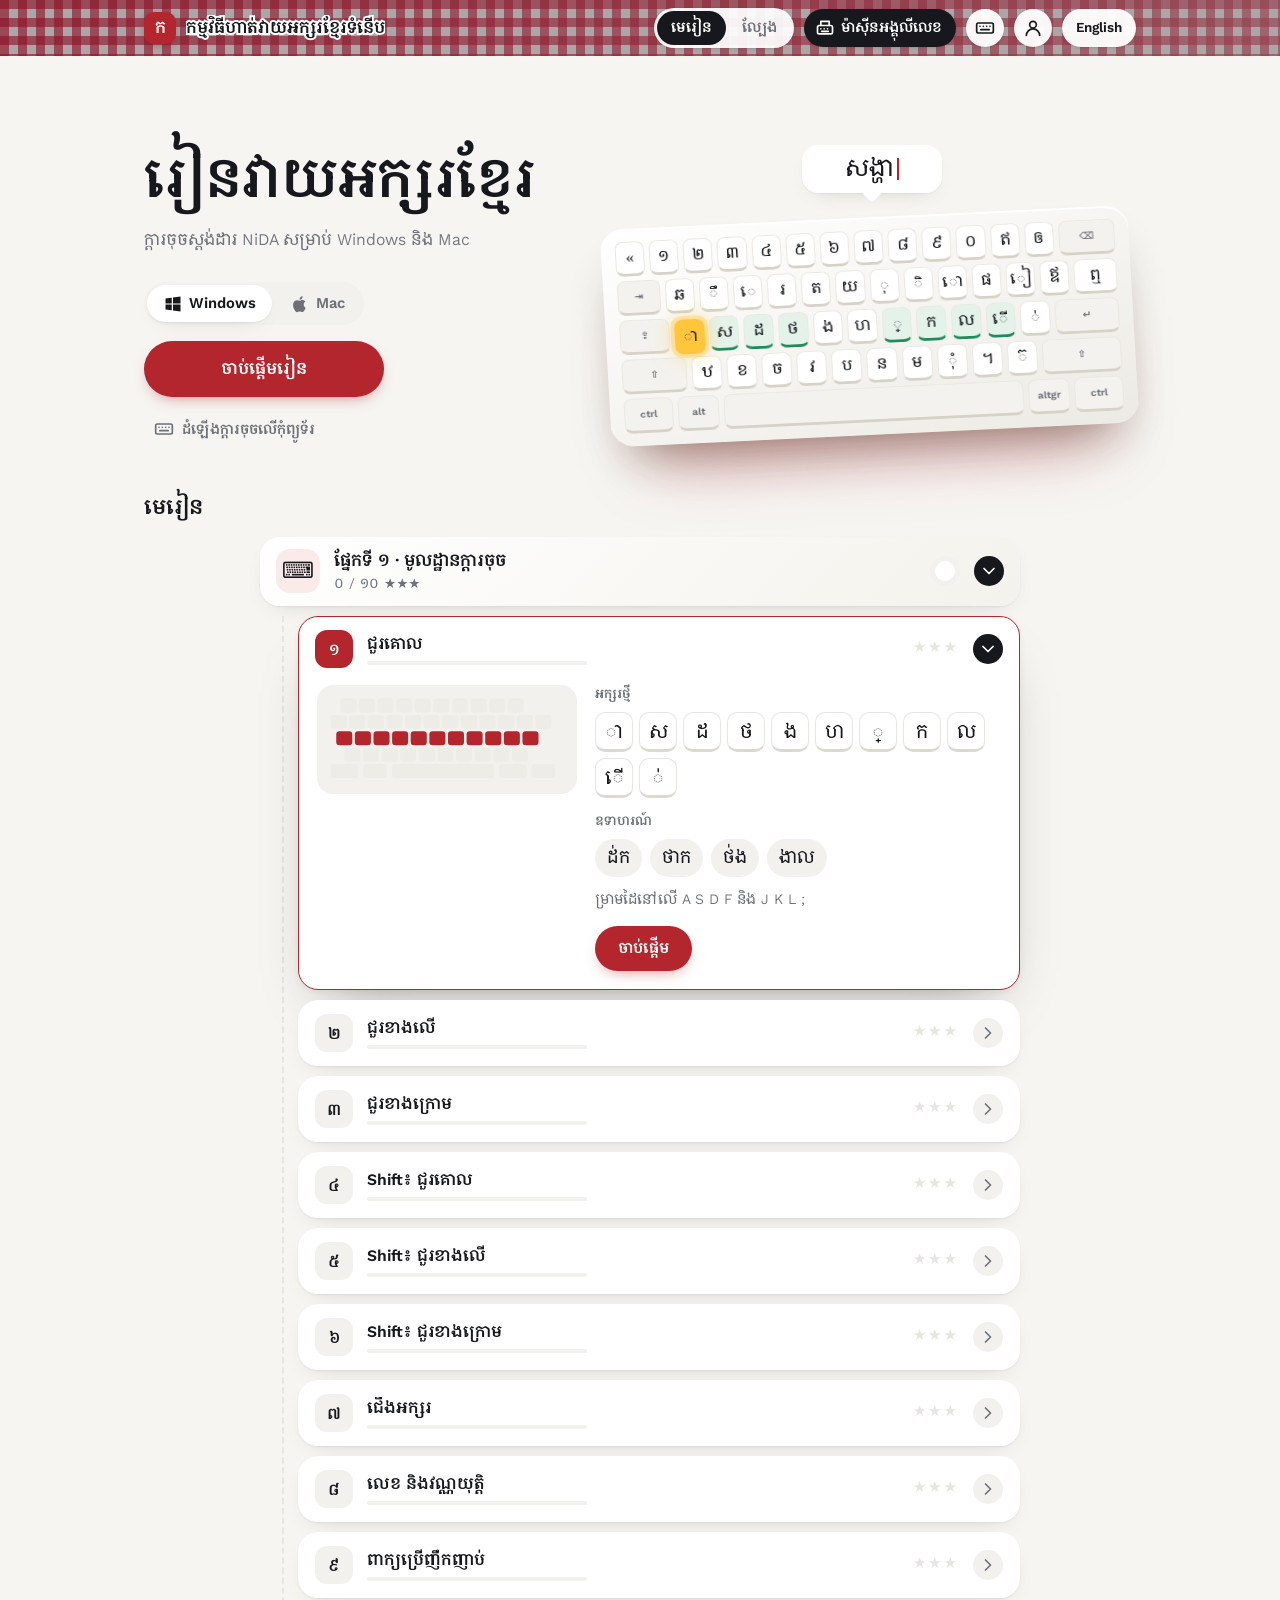
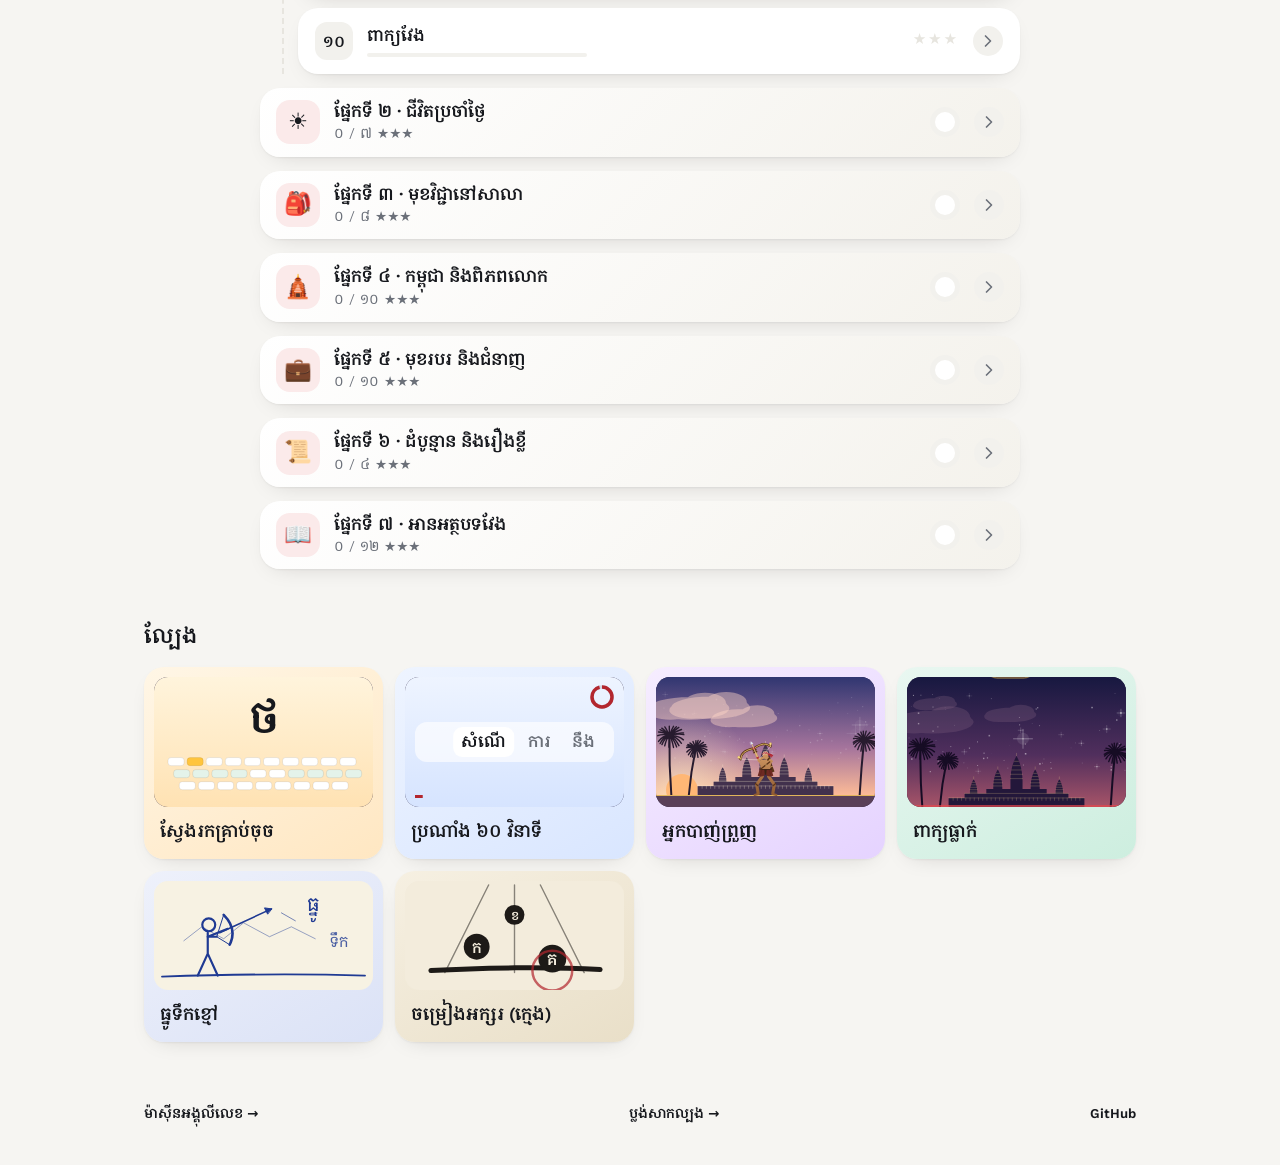
<file: docs/index.html>
<!doctype html>
<html lang="km">
<head>
<meta charset="utf-8">
<script>/* Telegram opens a Mini App at the bot's URL with #tgWebAppData=... in the address. The Mini App is the typewriter page, so a launch that lands on the tutor home goes straight there. */
if(/tgWebApp/.test(location.hash+location.search))location.replace("typewriter.html"+location.search+location.hash);
/* opened from the typewriter inside the Telegram Mini App: Telegram's back button returns to the typewriter */
try{if(sessionStorage.getItem("twTg")==="1")document.addEventListener("DOMContentLoaded",function(){
  var sc=document.createElement("script");sc.src="https://telegram.org/js/telegram-web-app.js";
  sc.onload=function(){var tg=window.Telegram&&Telegram.WebApp;if(!tg)return;tg.ready();tg.expand();
    if(tg.isVersionAtLeast&&tg.isVersionAtLeast("6.1")){tg.BackButton.show();tg.BackButton.onClick(function(){
      var b=document.getElementById("backBtn");if(document.body.classList.contains("playing")&&b){b.click();return}location.href="typewriter.html"})}};
  document.head.appendChild(sc)})}catch(e){}
</script>
<meta name="viewport" content="width=device-width, initial-scale=1, viewport-fit=cover">
<title>កម្មវិធីហាត់វាយអក្សរខ្មែរទំនើប</title>
<meta name="description" content="Learn to type Khmer on the standard NiDA keyboard for Windows and Mac: short lessons and arcade games.">
<meta name="theme-color" content="#f6f5f2">
<meta name="apple-mobile-web-app-capable" content="yes">
<meta name="mobile-web-app-capable" content="yes">
<meta name="apple-mobile-web-app-title" content="វាយខ្មែរ">
<link rel="manifest" href="manifest.webmanifest">
<link rel="icon" type="image/png" sizes="192x192" href="icons/icon-192.png">
<link rel="apple-touch-icon" href="icons/apple-touch-icon.png">
<link rel="stylesheet" href="ui.css">
<style>
/* ---- home ---- */
.hero-grid{display:grid;grid-template-columns:minmax(0,.9fr) minmax(0,1.1fr);gap:32px;align-items:center;text-align:left}
.hero-grid .actions{align-items:flex-start}
#heroKb{min-width:0}
.setmk{max-width:300px;margin:0 auto 14px;padding:12px;border-radius:16px;background:var(--raise)}
.gcard .gprev{margin-bottom:2px}
@media (max-width:860px){.hero-grid{grid-template-columns:1fr;text-align:center;gap:18px}.hero-grid .actions{align-items:center}#heroKb{max-width:520px;margin:0 auto;width:100%}}
.hero{padding-block:clamp(40px,8vw,84px) 28px;text-align:center}
.hero h1{font-size:clamp(2.1rem,5.4vw,3.4rem);font-weight:600;margin:0 0 8px;letter-spacing:-.02em;line-height:1.15;text-wrap:balance}
html[lang="km"] .hero h1{line-height:1.45}
.hero .sub{margin:0 0 30px;color:var(--muted);font-size:1.02rem}
.actions{display:flex;flex-direction:column;align-items:center;gap:16px}
.actions .btn.primary{padding:14px 30px;font-size:1.02rem;min-width:240px}
.linkbtn{background:none;border:0;color:var(--muted);font-weight:600;font-size:.86rem;display:inline-flex;gap:8px;align-items:center;padding:6px 10px;border-radius:999px}
.linkbtn:hover{color:var(--ink);background:var(--raise)}
.band{padding-block:18px 34px}
section[id]{scroll-margin-top:70px}
.shead{display:flex;align-items:baseline;justify-content:space-between;gap:12px;margin:0 0 14px}
.shead h2{margin:0;font-size:1.3rem;font-weight:600}
.grid{display:grid;grid-template-columns:repeat(auto-fill,minmax(178px,1fr));gap:12px}
.lcard{position:relative;text-align:left;background:var(--panel);border:1.5px solid transparent;border-radius:20px;padding:16px;box-shadow:var(--shadow);cursor:pointer;display:flex;flex-direction:column;gap:10px;min-width:0;transition:transform .15s,box-shadow .15s}
.lcard:hover{transform:translateY(-2px);box-shadow:var(--shadow-lg);border-color:transparent}
/* lessons: units of expandable rows */
#lessonGrid{gap:14px}
.ugroup{list-style:none}
.uhead{all:unset;box-sizing:border-box;display:flex;align-items:center;gap:14px;width:100%;padding:12px 16px;border-radius:20px;cursor:pointer;background:linear-gradient(135deg,#fff,#f4f2ec);box-shadow:var(--shadow)}
.uhead:focus-visible{outline:2px solid var(--accent);outline-offset:2px}
.uicon{flex:none;width:44px;height:44px;border-radius:14px;display:grid;place-items:center;font-size:1.4rem;background:var(--accent-soft)}
.ut{flex:1;min-width:0;display:flex;flex-direction:column}
.ut b{font-weight:600;font-size:1.05rem;line-height:1.4}
.uring{flex:none;width:30px;height:30px;border-radius:50%;background:conic-gradient(var(--star) var(--p,0%),var(--raise) 0)}
.uring::after{content:"";display:block;width:20px;height:20px;margin:5px;border-radius:50%;background:#fff}
.uhead .chev{flex:none;width:30px;height:30px;border-radius:999px;display:grid;place-items:center;background:var(--raise);color:var(--muted);transition:transform .25s}
.ugroup.uopen .uhead .chev{transform:rotate(90deg);background:var(--ink);color:#fff}
.ugroup .ulist{display:none;max-width:none;margin-right:0;margin-top:10px;padding-left:14px;border-left:2px dashed var(--line);margin-left:22px}
.ugroup.uopen .ulist{display:flex}
.lpreview{margin:0 0 8px;font-size:1.15rem;line-height:1.9;padding:10px 14px;border-radius:14px;background:var(--raise)}
/* lessons: an expandable list, one row open at a time */
.llist{list-style:none;margin:0 auto;padding:0;max-width:760px;display:flex;flex-direction:column;gap:10px}
.litem{background:var(--panel);border-radius:20px;box-shadow:var(--shadow);border:1.5px solid transparent;transition:box-shadow .2s,border-color .2s}
.litem:hover{box-shadow:var(--shadow-lg)}
.litem.cur{border-color:var(--accent)}
.litem.open{box-shadow:var(--shadow-lg)}
.lrow{all:unset;box-sizing:border-box;display:flex;align-items:center;gap:14px;width:100%;padding:12px 16px;min-height:64px;cursor:pointer;border-radius:20px}
.lrow:focus-visible{outline:2px solid var(--accent);outline-offset:2px}
.lrow .n{flex:none;width:38px;height:38px;border-radius:12px;display:grid;place-items:center;background:var(--raise);font:600 .95rem var(--ui);color:var(--ink)}
.litem.cur .lrow .n{background:var(--accent);color:#fff}
.litem.done .lrow .n{background:var(--home);color:var(--good)}
.lrow .tt{flex:1;min-width:0;display:flex;flex-direction:column;gap:6px}
.lrow .tt b{font-weight:600;font-size:1rem;line-height:1.4;white-space:nowrap;overflow:hidden;text-overflow:ellipsis}
.lrow .pbar{height:4px;border-radius:2px;background:var(--raise);overflow:hidden;max-width:220px}
.lrow .pbar i{display:block;height:100%;width:var(--p,0%);background:var(--star);border-radius:2px;transition:width .4s}
.lrow .stars{flex:none}
.lrow .chev{flex:none;width:30px;height:30px;border-radius:999px;display:grid;place-items:center;background:var(--raise);color:var(--muted);transition:transform .25s,background .2s}
.litem.open .lrow .chev{transform:rotate(90deg);background:var(--ink);color:#fff}
.lpanel{display:grid;grid-template-rows:0fr;transition:grid-template-rows .3s ease}
.litem.open .lpanel{grid-template-rows:1fr}
.lpanel>div{overflow:hidden;min-height:0}
.lbody{display:grid;grid-template-columns:minmax(0,260px) minmax(0,1fr);gap:18px;padding:4px 18px 18px;align-items:start}
.lbody .mkwrap{padding:12px;border-radius:16px;background:var(--raise)}
.lbody h4{margin:0 0 8px;font-size:.78rem;font-weight:600;color:var(--muted)}
.chips{display:flex;flex-wrap:wrap;gap:6px;margin-bottom:14px}
.kc{position:relative;min-width:38px;height:40px;padding:0 8px;display:grid;place-items:center;border-radius:10px;background:#fff;border:1px solid var(--line);border-bottom:3px solid var(--key-edge);font:1.2rem/1 var(--text)}
.kc sup{position:absolute;right:3px;top:2px;font:600 .52rem/1 var(--ui);color:var(--accent)}
.samples{display:flex;flex-wrap:wrap;gap:8px;margin-bottom:12px}
.samples span{padding:4px 12px;border-radius:999px;background:var(--raise);font:1.1rem/1.7 var(--text)}
.ldesc{margin:0 0 14px;color:var(--muted);font-size:.9rem}
.lfoot{display:flex;align-items:center;gap:12px;flex-wrap:wrap}
.lfoot .btn{padding:10px 22px}
.lcard h3{margin:0;font-size:.98rem;font-weight:600;line-height:1.4}
.stars{color:var(--star);font-size:.95rem;letter-spacing:.12em;min-height:1.2em;line-height:1}
.stars .off{color:var(--line)}
.games{grid-template-columns:repeat(auto-fill,minmax(220px,1fr))}
.gcard{min-height:0;justify-content:flex-start;padding:10px 10px 14px;border:0;gap:10px}
.gcard h3,.gcard .pill{margin-inline:6px}
.gcard h3{font-size:1.08rem}
.gcard .pill{align-self:flex-start;background:rgba(255,255,255,.75)}
.gcard[data-g=hunt]{background:linear-gradient(150deg,#fff6e6,#ffe7c2)}
.gcard[data-g=sprint]{background:linear-gradient(150deg,#eef4ff,#d9e6ff)}
.gcard[data-g=archer]{background:linear-gradient(150deg,#f6edff,#e5d3ff)}
.gcard[data-g=rain]{background:linear-gradient(150deg,#e9f7f1,#cdeedf)}
.gcard[data-g=inkarcher]{background:linear-gradient(150deg,#eef1fb,#dbe2f6);color:inherit;text-decoration:none}
.gcard[data-g=kids]{background:linear-gradient(150deg,#f6f0e2,#e9dfc8);color:inherit;text-decoration:none}
/* ---- play (focus mode) ---- */
body.playing .hero,body.playing #learn,body.playing #games,body.playing footer{display:none}
#play{padding-block:18px 28px}
.runbar{display:flex;align-items:center;gap:10px;flex-wrap:wrap;margin-bottom:12px}
.runbar h3{margin:0 auto 0 0;font-size:1.08rem;font-weight:600}
#runOpts{gap:8px}
#runOpts .seg button{padding:6px 12px;font-size:.84rem}
#runOpts>button{font-size:.84rem;padding:6px 14px}
#runOpts>.note{display:none}
.stage{padding:16px}
#newKeys{min-height:1.2em}
#progress{height:4px;background:var(--raise);border-radius:2px;overflow:hidden;margin:10px 0 12px}
#bar{height:100%;width:0;background:var(--accent);transition:width .2s}
.strip{position:relative;height:5.6rem;overflow:hidden;border-radius:18px;background:var(--raise);
  -webkit-mask-image:linear-gradient(90deg,transparent,#000 9%,#000 88%,transparent);mask-image:linear-gradient(90deg,transparent,#000 9%,#000 88%,transparent)}
#target{position:absolute;left:0;top:0;bottom:0;display:flex;align-items:center;gap:26px;white-space:nowrap;font-size:2.15rem;transition:transform .28s cubic-bezier(.2,.7,.2,1)}
#target .w{position:relative;color:var(--muted);padding:0 4px;line-height:1.9}
#target .w.done{color:var(--good);opacity:.45}
#target .w.cur{color:var(--ink);background:var(--panel);border-radius:14px;padding:0 14px;box-shadow:var(--shadow)}
#target .w i{position:absolute;left:14px;right:14px;bottom:6px;height:3px;border-radius:2px;background:var(--line);overflow:hidden;display:none}
#target .w.cur i{display:block}
#target .w i::after{content:"";position:absolute;left:0;top:0;bottom:0;width:var(--p,0%);background:var(--accent)}
.typedrow{margin-top:10px}
#echo{min-height:2.6rem;font-size:1.45rem;line-height:2.4rem;padding:0 14px;border-radius:14px;background:var(--raise);white-space:nowrap;overflow:hidden}
#echo::after{content:"";display:inline-block;width:2px;height:1.3rem;background:var(--accent);vertical-align:-3px;margin-left:2px;animation:blink 1s steps(1) infinite}
@keyframes blink{50%{opacity:0}}
.err{animation:shake .18s}
@keyframes shake{25%{transform:translateX(-4px)}75%{transform:translateX(4px)}}
#echo.err{box-shadow:inset 0 0 0 2px var(--bad)}
.hintline{color:var(--muted);font-size:.9rem;margin:10px 0 0;min-height:1.4rem;text-align:center}
.hintline b{color:var(--ink)}
.result{margin-top:14px;padding:22px;border-radius:var(--r-lg);background:var(--panel);box-shadow:var(--shadow-lg);text-align:center}
.result b{display:block;font-size:1.1rem;font-weight:600}
.result .stars{font-size:1.6rem;display:block;margin-top:6px}
.result .row{display:flex;gap:10px;justify-content:center;flex-wrap:wrap;margin-top:16px}
.hunt{display:grid;place-items:center;gap:6px;padding:18px;border-radius:18px;background:var(--raise);min-height:12rem}
.hunt .glyph{font:600 4.6rem/1.25 var(--text);color:var(--ink)}
.hunt .sub{color:var(--muted);font-size:.9rem;min-height:1.3em}
#rfield{position:relative;height:min(46vh,380px);border-radius:18px;overflow:hidden}
#rfield::after{content:"";position:absolute;left:0;right:0;bottom:0;height:3px;background:var(--bad);opacity:.7}
.rw{position:absolute;top:0;left:0;padding:2px 16px;border-radius:999px;font-size:1.5rem;line-height:1.9;white-space:nowrap}
.rw i{position:absolute;left:14px;bottom:4px;height:3px;width:0;border-radius:2px}
.overlay{position:absolute;inset:0;z-index:8;display:flex;flex-direction:column;gap:12px;align-items:center;justify-content:center;text-align:center;padding:16px}
.overlay h4{margin:0}
#typeArea,.hunt{position:relative}
/* ---- keyboard: real Windows / Mac shape, keys sized in key units ---- */
.deck{margin-top:16px}
.kb{display:flex;flex-direction:column;gap:5px;user-select:none;-webkit-user-select:none;touch-action:manipulation;max-width:860px;margin:0 auto}
.kr{display:flex;gap:5px}
.k{position:relative;flex:var(--w,1) 1 0;min-width:0;height:clamp(40px,6.2vw,58px);background:var(--key);border:1px solid var(--line);border-bottom:3px solid var(--key-edge);border-radius:11px;padding:0;overflow:hidden;cursor:pointer;-webkit-tap-highlight-color:transparent;touch-action:manipulation}
.k::before{content:"";position:absolute;left:0;right:0;top:0;height:3px;background:var(--fc,transparent);opacity:.85}
.k.f0{--fc:var(--f0)}.k.f1{--fc:var(--f1)}.k.f2{--fc:var(--f2)}.k.f3{--fc:var(--f3)}.k.f4{--fc:var(--f4)}.k.f5{--fc:var(--f5)}.k.f6{--fc:var(--f6)}.k.f7{--fc:var(--f7)}
.k .b{position:absolute;left:0;right:0;top:50%;transform:translateY(-52%);text-align:center;font:clamp(.95rem,2.4vw,1.35rem) var(--text);color:var(--ink)}
.k .s,.k .a{position:absolute;font:clamp(.5rem,1.3vw,.72rem) var(--text);color:var(--muted)}
.k .s{right:4px;top:3px}.k .a{right:4px;bottom:2px}
.k .q{position:absolute;left:5px;top:3px;font:600 clamp(.45rem,1.1vw,.62rem) var(--ui);color:var(--muted);opacity:.8}
.k.mod{background:var(--raise)}
.k.mod .ml{position:absolute;left:0;right:0;top:50%;transform:translateY(-50%);text-align:center;font:600 clamp(.55rem,1.4vw,.78rem)/1.1 var(--ui);color:var(--muted);padding:0 2px}
.k.inert{cursor:default;opacity:.5}
.k.home{background:var(--home);border-color:color-mix(in srgb,var(--home-edge) 40%,transparent);border-bottom-color:var(--home-edge)}
.k.bump::after{content:"";position:absolute;left:50%;bottom:5px;width:30%;height:3px;margin-left:-15%;border-radius:2px;background:var(--home-edge)}
.k.on{background:var(--ink)}.k.on .ml{color:#fff}
.k.hint,.k.need{background:var(--hint);border-color:var(--hint);box-shadow:0 0 0 3px color-mix(in srgb,var(--hint) 35%,transparent)}
.k.hint .b,.k.hint .s,.k.hint .a,.k.need .ml,.k.hint .q{color:var(--hint-ink)}
.k.press{transform:translateY(2px)}
.kb.show-s .k .b,.kb.show-a .k .b{visibility:hidden}
.kb.show-s .k .s,.kb.show-a .k .a{left:0;right:0;top:50%;bottom:auto;transform:translateY(-52%);text-align:center;font-size:clamp(.95rem,2.4vw,1.35rem);color:var(--ink)}
.kb.show-s .k .a,.kb.show-a .k .s{visibility:hidden}
.kb.blind .k:not(.mod) .b,.kb.blind .k:not(.mod) .s,.kb.blind .k:not(.mod) .a{visibility:hidden!important}
/* ---- setup sheet ---- */
.steps{display:grid;gap:12px}
.steps .panel{box-shadow:none;background:var(--raise);padding:16px}
.steps h3{margin:0;font-size:.98rem}
.steps ul{margin:8px 0 0;padding-left:1.1em}
.steps li{margin:4px 0}
@media (max-width:640px){
  .hero{padding-block:30px 18px}
  .actions .btn.primary{min-width:0;width:100%}
  .grid{grid-template-columns:1fr 1fr;gap:10px}
  .lcard{padding:14px}
  .lrow{gap:10px;padding:10px 12px}.lrow .pbar{max-width:none}
  .lbody{grid-template-columns:1fr;padding:2px 12px 14px;gap:12px}
  .lbody .mkwrap{max-width:240px;padding:8px}
  .ugroup .ulist{padding-left:8px;margin-left:10px}.uhead{gap:10px;padding:10px 12px}.uicon{width:38px;height:38px}
  .gcard{min-height:140px}
  .stage{padding:12px}
  .strip{height:4.4rem}#target{font-size:1.6rem;gap:18px}
  #echo{font-size:1.2rem}
  .hunt .glyph{font-size:3.4rem}
  .deck{position:sticky;bottom:0;z-index:20;margin-inline:-14px;background:var(--panel);border-radius:20px 20px 0 0;padding:8px 3px calc(8px + env(safe-area-inset-bottom,0px));box-shadow:0 -8px 24px -12px rgba(0,0,0,.25)}
  .kb{gap:4px}.kr{gap:2px}
  .k{height:clamp(38px,10.5vw,48px);border-radius:7px;border-bottom-width:2px}
  .k .q{display:none}
  .k .s,.k .a{font-size:.5rem}
  .k .b{font-size:clamp(.9rem,4.2vw,1.15rem)}
  .k.mod .ml{font-size:.5rem}
  .kr.r0{display:none}
  #runOpts .seg{flex-wrap:wrap}
}
/* a way back to the typewriter: a labelled button in the top bar, and on phones a bottom toolbar */
.twlink{display:inline-flex;align-items:center;gap:6px;height:38px;padding:0 14px 0 11px;border-radius:999px;background:var(--ink,#1f1d1a);color:#fff;
  text-decoration:none;font-weight:600;font-size:14px;white-space:nowrap;box-shadow:0 1px 3px rgba(22,20,16,.14)}
.twlink .i{width:20px;height:20px}
@media (max-width:640px){.twlink{width:38px;padding:0;justify-content:center}.twlink span{display:none}
  .tabbar a.tw{color:var(--ink)}}
</style>
</head>
<body class="has-tabbar">
<header class="nav">
  <div class="wrap">
    <a class="brand" href="./"><span class="mark kh" aria-hidden="true">ក</span><b data-t="brand">កម្មវិធីហាត់វាយអក្សរខ្មែរទំនើប</b></a>
    <nav class="tabs" aria-label="Sections"><a href="#learn" class="on" data-t="navLessons">មេរៀន</a><a href="#games" data-t="navGames">ល្បែង</a></nav>
    <a class="twlink" href="typewriter.html" aria-label="Typewriter"><svg class="i" viewBox="0 0 24 24" aria-hidden="true"><path d="M7 9V4h10v5"/><rect x="3" y="9" width="18" height="10" rx="2"/><path d="M7 13h.01M11 13h.01M15 13h.01M8 16h8"/></svg><span data-t="navTw">ម៉ាស៊ីនអង្គុលីលេខ</span></a>
    <button class="ibtn" type="button" data-sheet="setupSheet" id="setupBtn"><svg class="i" viewBox="0 0 24 24" aria-hidden="true"><rect x="2" y="6" width="20" height="12" rx="2"/><path d="M6 10h.01M10 10h.01M14 10h.01M18 10h.01M7 14h10"/></svg></button>
    <button id="langBtn" class="langbtn" type="button">English</button>
  </div>
</header>

<main>
  <section class="hero">
    <div class="wrap hero-grid">
     <div class="hero-text">
      <h1 data-t="heroTitle">រៀនវាយអក្សរខ្មែរ</h1>
      <p class="sub" data-t="heroSub">ក្ដារចុចស្តង់ដារ NiDA សម្រាប់ Windows និង Mac</p>
      <div class="actions">
        <div class="seg" role="group" aria-label="Computer">
          <button id="platWin" type="button" aria-pressed="true"><svg class="i" viewBox="0 0 24 24" aria-hidden="true"><path d="M3 5.5l7.5-1v7H3zM12 4.3L21 3v8.5h-9zM3 12.5h7.5v7l-7.5-1zM12 12.5h9V21l-9-1.3z" fill="currentColor" stroke="none"/></svg>Windows</button>
          <button id="platMac" type="button" aria-pressed="false"><svg class="i" viewBox="0 0 24 24" aria-hidden="true"><path d="M16.4 12.6c0-2.3 1.9-3.4 2-3.5-1.1-1.6-2.8-1.8-3.4-1.8-1.4-.1-2.8.9-3.5.9s-1.9-.9-3.1-.8C6.8 7.4 5.3 8.3 4.5 9.8c-1.7 2.9-.4 7.2 1.2 9.6.8 1.2 1.7 2.4 2.9 2.4s1.6-.8 3-.8 1.8.8 3.1.7c1.3 0 2.1-1.2 2.8-2.4.9-1.3 1.3-2.6 1.3-2.7 0 0-2.4-1-2.4-4zM14.2 5.6c.6-.8 1.1-1.9 1-3-.9 0-2.1.6-2.7 1.4-.6.7-1.1 1.8-1 2.9 1 .1 2.1-.5 2.7-1.3z" fill="currentColor" stroke="none"/></svg>Mac</button>
        </div>
        <button class="btn primary" type="button" id="contBtn"></button>
        <button class="linkbtn" type="button" data-sheet="setupSheet"><svg class="i" viewBox="0 0 24 24" aria-hidden="true"><rect x="2" y="6" width="20" height="12" rx="2"/><path d="M6 10h.01M10 10h.01M14 10h.01M18 10h.01M7 14h10"/></svg><span data-t="setupLink">ដំឡើងក្ដារចុចលើកុំព្យូទ័រ</span></button>
      </div>
     </div>
     <div id="heroKb"></div>
    </div>
  </section>

  <section class="band" id="learn">
    <div class="wrap">
      <div class="shead"><h2 data-t="lessonsTitle">មេរៀន</h2></div>
      <ol class="llist" id="lessonGrid"></ol>
    </div>
  </section>

  <section class="band" id="games">
    <div class="wrap">
      <div class="shead"><h2 data-t="gamesTitle">ល្បែង</h2></div>
      <div class="grid games" id="gameGrid"></div>
    </div>
  </section>

  <!-- focus mode: a lesson or game -->
  <section id="play" hidden>
    <div class="wrap">
      <div class="runbar">
        <button id="backBtn" class="ibtn" type="button"><svg class="i" viewBox="0 0 24 24" aria-hidden="true"><path d="M15 18l-6-6 6-6"/></svg></button>
        <h3 id="runTitle"></h3>
        <div class="stats" id="runStats"></div><span id="muteSlot"></span>
      </div>
      <div id="runOpts" class="runbar" hidden></div>
      <div class="panel stage">
        <div id="typeArea">
          <div class="note" id="newKeys"></div>
          <div id="progress"><div id="bar"></div></div>
          <div class="strip"><div id="target" class="kh"></div></div>
          <div class="typedrow"><div id="echo" class="kh"></div></div>
        </div>
        <div id="huntArea" class="hunt arc-sky" hidden><div class="glyph kh" id="huntGlyph"></div><div class="sub" id="huntSub"></div></div>
        <div id="archerArea" class="kh" hidden></div>
        <div id="rainArea" hidden><div id="rfield" class="kh arc-sky"><div class="overlay" id="rOverlay"><h4 id="rTitle"></h4><div class="note" id="rText"></div><button class="primary" id="rStart"></button></div></div></div>
        <p class="hintline" id="hintline"></p>
      </div>
      <div class="result" id="result" hidden><b id="resultText"></b><div class="row"><button class="primary" id="againBtn" data-t="again">ម្ដងទៀត</button><button id="nextBtn" data-t="nextLesson">មេរៀនបន្ទាប់</button></div></div>
      <div class="deck"><div class="kb kh" id="kb"></div></div>
    </div>
  </section>
</main>

<dialog class="sheet" id="setupSheet" aria-labelledby="setupTitle">
  <header><h2 id="setupTitle" data-t="setupTitle">ដំឡើងក្ដារចុចខ្មែរ</h2><button class="ibtn" type="button" data-close><svg class="i" viewBox="0 0 24 24" aria-hidden="true"><path d="M6 6l12 12M18 6L6 18"/></svg></button></header>
  <div class="body"><div class="setmk" id="setupKeys"></div><p class="note" id="platNote" style="margin-top:0"></p><div class="steps" id="setupSteps"></div></div>
</dialog>

<footer><div class="wrap"><a href="typewriter.html" data-t="footTw">ម៉ាស៊ីនអង្គុលីលេខ →</a><a href="lab.html" data-t="footLab">ប្លង់សាកល្បង →</a><a href="https://github.com/Ratha-SAN/modern-khmer-keyboard-tutor">GitHub</a></div></footer>

<nav class="tabbar" aria-label="Sections">
  <a href="#learn" class="on"><svg class="i" viewBox="0 0 24 24" aria-hidden="true"><path d="M4 5a2 2 0 0 1 2-2h13v16H6a2 2 0 0 0-2 2z"/><path d="M4 19V5"/></svg><span data-t="navLessons">មេរៀន</span></a>
  <a href="#games"><svg class="i" viewBox="0 0 24 24" aria-hidden="true"><rect x="2" y="7" width="20" height="11" rx="5"/><path d="M7 11v3M5.5 12.5h3M15 12h.01M18 11h.01"/></svg><span data-t="navGames">ល្បែង</span></a>
  <button type="button" data-sheet="setupSheet"><svg class="i" viewBox="0 0 24 24" aria-hidden="true"><rect x="2" y="6" width="20" height="12" rx="2"/><path d="M6 10h.01M10 10h.01M14 10h.01M18 10h.01M7 14h10"/></svg><span data-t="navSetup">ដំឡើង</span></button>
  <a href="typewriter.html" class="tw"><svg class="i" viewBox="0 0 24 24" aria-hidden="true"><path d="M7 9V4h10v5"/><rect x="3" y="9" width="18" height="10" rx="2"/><path d="M7 13h.01M11 13h.01M15 13h.01M8 16h8"/></svg><span data-t="navTwShort">ម៉ាស៊ីនវាយ</span></a>
</nav>

<script src="nida-layouts.js"></script>
<script src="words.js"></script>
<script src="texts-km.js"></script>
<script src="arcade.js"></script>
<script src="visuals.js"></script>
<script src="firebase-config.js"></script>
<script src="auth.js"></script>
<script>
(function(){
"use strict";
var $=function(id){return document.getElementById(id)};
function store(k,v){try{if(v===undefined)return localStorage.getItem(k);localStorage.setItem(k,v)}catch(e){return null}}
function rnd(n){return Math.floor(Math.random()*n)}
function pick(a){return a[rnd(a.length)]}
function shuffle(a){for(var i=a.length-1;i>0;i--){var j=rnd(i+1),t=a[i];a[i]=a[j];a[j]=t}return a}
var COENG="\u17d2";

// ---------- text (Khmer first, English second) ----------
var TX={
 brand:["កម្មវិធីហាត់វាយអក្សរខ្មែរទំនើប","Modern Khmer Typing Tutor"],
 navLessons:["មេរៀន","Lessons"],navTw:["ម៉ាស៊ីនអង្គុលីលេខ","Typewriter"],navTwShort:["ម៉ាស៊ីនវាយ","Typewriter"],navGames:["ល្បែង","Games"],navSetup:["ដំឡើង","Set up"],navExp:["ប្លង់សាកល្បង","Experimental layout"],
 eyebrow:["ក្ដារចុចខ្មែរស្តង់ដារ NiDA","Standard NiDA Khmer keyboard"],
 heroTitle:["រៀនវាយអក្សរខ្មែរ","Learn to type Khmer"],
 heroSub:["ក្ដារចុចស្តង់ដារ NiDA សម្រាប់ Windows និង Mac","The standard NiDA keyboard, for Windows and Mac"],
 setupLink:["ដំឡើងក្ដារចុចលើកុំព្យូទ័រ","Set up the keyboard on your computer"],
 footLab:["ប្លង់សាកល្បង →","Experimental layout →"],
 footTw:["ម៉ាស៊ីនអង្គុលីលេខ →","Typewriter →"],
 cont:["បន្ត · មេរៀនទី ","Continue · Lesson "],contT:["បន្ត · ","Continue · "],unitWord:["ផ្នែកទី ","Unit "],preview:["អត្ថបទ","Text"],textInfo:["{n} តួអក្សរ · ប្រហែល {m} នាទី","{n} letters · about {m} min"],newLetters:["អក្សរថ្មី","New letters"],sample:["ឧទាហរណ៍","Examples"],startL:["ចាប់ផ្ដើមរៀន","Start learning"],allDone:["ហាត់ម្ដងទៀត","Practise again"],
 heroLede:["មេរៀនតាមលំដាប់ពីជួរគោល ដល់ជើងអក្សរ និងល្បែងសម្រាប់ហាត់ ដោយប្រើប្លង់ Khmer Unicode (NiDA) របស់ Windows និង Mac។ ជ្រើសកុំព្យូទ័ររបស់អ្នក រួចចាប់ផ្ដើម។","Step-by-step lessons from the home row to subscript consonants, plus practice games, on the Khmer Unicode (NiDA) layout for Windows and Mac. Pick your computer and start."],
 noteWin:["Windows៖ ក្ដារចុច «Khmer (NIDA)»។ អក្សរបន្ថែមប្រើគ្រាប់ចុច AltGr (Alt ខាងស្ដាំ)។","Windows: the “Khmer (NIDA)” keyboard. Extra characters use AltGr (right Alt)."],
 noteMac:["Mac៖ ក្ដារចុច «Khmer Unicode» (NiDA)។ អក្សរបន្ថែមប្រើគ្រាប់ចុច ⌥ Option។","Mac: the “Khmer Unicode” (NiDA) keyboard. Extra characters use ⌥ Option."],
 lessonsTitle:["មេរៀន","Lessons"],lessonsSub:["មេរៀននីមួយៗណែនាំគ្រាប់ចុចថ្មីៗ ហើយហាត់ជាមួយពាក្យពិត។ ផ្កាយបង្ហាញភាពត្រឹមត្រូវល្អបំផុតរបស់អ្នក។","Each lesson introduces new keys, then practises them in real words. Stars show your best accuracy."],
 gamesTitle:["ល្បែង","Games"],gamesSub:["ហាត់ល្បឿន និងការចងចាំទីតាំងគ្រាប់ចុច។","Practise speed and remembering where the keys are."],
 back:["ត្រឡប់","Back"],close:["បិទ","Close"],typed:["បានវាយ","Typed"],again:["ម្ដងទៀត","Again"],nextLesson:["មេរៀនបន្ទាប់","Next lesson"],
 legend1:["ពណ៌បៃតង = គ្រាប់ចុចគោល (ដាក់ម្រាមដៃនៅទីនេះ)","Green = home keys (rest your fingers here)"],
 legend2:["តួអក្សរតូច៖ ខាងលើ = Shift, ខាងក្រោម = AltGr/Option","Small letters: top = Shift, bottom = AltGr / Option"],
 setupTitle:["ដំឡើងក្ដារចុចខ្មែរ","Set up the Khmer keyboard"],
 setupSub:["ទំព័រនេះអាចហាត់បានដោយមិនចាំបាច់ដំឡើងអ្វីទេ ព្រោះវាអានទីតាំងគ្រាប់ចុច។ ដើម្បីវាយខ្មែរក្នុងកម្មវិធីផ្សេងទៀត សូមដំឡើងក្ដារចុចដូចខាងក្រោម។","You can practise here without installing anything, because the page reads key positions. To type Khmer in other apps, add the keyboard as shown below."],
 foot1:["ប្លង់ NiDA ផ្អែកលើស្តង់ដារ Khmer Unicode របស់ NiDA (Windows: Khmer (NIDA); Mac: Khmer Unicode)។","Based on the NiDA Khmer Unicode standard (Windows: Khmer (NIDA); Mac: Khmer Unicode)."],
 footBack:["← ទៅប្លង់សាកល្បង","← Experimental layout"],
 wpm:["ពាក្យ/នាទី","WPM"],acc:["ត្រឹមត្រូវ","Accuracy"],best:["ល្អបំផុត","Best"],time:["ពេល","Time"],score:["ពិន្ទុ","Score"],streak:["ជាប់ៗ","Streak"],lives:["ជីវិត","Lives"],
 newKeys:["គ្រាប់ចុចថ្មី៖ ","New keys: "],next:["បន្ទាប់៖ ","Next: "],space:["ដកឃ្លា","Space"],
 finger:["ម្រាមដៃ៖ ","Finger: "],press:["ចុច ","Press "],with:[" ជាមួយ "," with "],
 doneL:["រួចរាល់៖ {w} ពាក្យ/នាទី, ត្រឹមត្រូវ {a}%","Done: {w} WPM, {a}% accuracy"],
 start:["ចាប់ផ្ដើម","Start"],playAgain:["លេងម្ដងទៀត","Play again"],ready:["ត្រៀមរួចហើយឬនៅ?","Ready?"],gameOver:["ចប់ល្បែង","Game over"],
 blind:["លាក់អក្សរលើគ្រាប់ចុច","Hide key labels"],hints:["ជំនួយ","Hints"],
 huntPool:["ក្រុមអក្សរ៖","Letters:"],
 poolHome:["ជួរគោល","Home row"],poolBase:["គ្រប់ជួរ (គ្មាន Shift)","All rows, no Shift"],poolShift:["ជាមួយ Shift","With Shift"],poolAll:["ទាំងអស់","Everything"],
 huntEnd:["ពិន្ទុ {s} · ជាប់ៗបំផុត {k} · ត្រឹមត្រូវ {a}%","Score {s} · longest streak {k} · {a}% accuracy"],
 sprintEnd:["{n} ពាក្យ ក្នុង ៦០ វិនាទី · {w} ពាក្យ/នាទី · ត្រឹមត្រូវ {a}%","{n} words in 60 s · {w} WPM · {a}% accuracy"],
 rainText:["វាយពាក្យនីមួយៗ មុនពេលវាធ្លាក់ដល់បន្ទាត់ក្រហម។","Type each word before it reaches the red line."],
 rainEnd:["ពិន្ទុ {s} · {n} ពាក្យ","Score {s} · {n} words"],
 lessonWord:["មេរៀនទី ","Lesson "]
};
var FINGERS=[["កូនដៃឆ្វេង","left little finger"],["ម្រាមនាងឆ្វេង","left ring finger"],["ម្រាមកណ្ដាលឆ្វេង","left middle finger"],["ម្រាមចង្អុលឆ្វេង","left index finger"],["ម្រាមចង្អុលស្ដាំ","right index finger"],["ម្រាមកណ្ដាលស្ដាំ","right middle finger"],["ម្រាមនាងស្ដាំ","right ring finger"],["កូនដៃស្ដាំ","right little finger"]];
var lang=store("lang")==="en"?"en":"km";
function T(k,vars){var v=(TX[k]||[k,k])[lang==="km"?0:1];if(vars)Object.keys(vars).forEach(function(n){v=v.replace("{"+n+"}",vars[n])});return v}
function L2(km,en){return lang==="km"?km:en}
function kmNum(n){return lang==="km"?String(n).replace(/[0-9]/g,function(d){return String.fromCharCode(0x17E0+(+d))}):String(n)}

// ---------- platform & key map ----------
var plat=store("nidaPlat")||(/Mac|iPhone|iPad/.test(navigator.platform||navigator.userAgent)?"mac":"windows");
var K,where;
var FING={Backquote:0,Digit1:0,KeyQ:0,KeyA:0,KeyZ:0,Digit2:1,KeyW:1,KeyS:1,KeyX:1,Digit3:2,KeyE:2,KeyD:2,KeyC:2,Digit4:3,Digit5:3,KeyR:3,KeyT:3,KeyF:3,KeyG:3,KeyV:3,KeyB:3,
 Digit6:4,Digit7:4,KeyY:4,KeyU:4,KeyH:4,KeyJ:4,KeyN:4,KeyM:4,Digit8:5,KeyI:5,KeyK:5,Comma:5,Digit9:6,KeyO:6,KeyL:6,Period:6,
 Digit0:7,Minus:7,Equal:7,KeyP:7,BracketLeft:7,BracketRight:7,Backslash:7,Semicolon:7,Quote:7,Slash:7};
var HOME={KeyA:1,KeyS:1,KeyD:1,KeyF:1,KeyJ:1,KeyK:1,KeyL:1,Semicolon:1};
var ROWS=[
 ["Backquote","Digit1","Digit2","Digit3","Digit4","Digit5","Digit6","Digit7","Digit8","Digit9","Digit0","Minus","Equal",["Backspace",2,"⌫"]],
 [["Tab",1.5,"Tab"],"KeyQ","KeyW","KeyE","KeyR","KeyT","KeyY","KeyU","KeyI","KeyO","KeyP","BracketLeft","BracketRight",["Backslash*",1.5]],
 [["CapsLock",1.75,"Caps"],"KeyA","KeyS","KeyD","KeyF","KeyG","KeyH","KeyJ","KeyK","KeyL","Semicolon","Quote",["Enter",2.25,"Enter"]],
 [["ShiftLeft",2.25,"Shift"],"KeyZ","KeyX","KeyC","KeyV","KeyB","KeyN","KeyM","Comma","Period","Slash",["ShiftRight",2.75,"Shift"]]];
var BOTTOM={windows:[["CtrlL",1.5,"Ctrl"],["Win",1.25,"⊞"],["AltL",1.25,"Alt"],["Space",8,""],["AltGr",1.5,"AltGr"],["CtrlR",1.5,"Ctrl"]],
            mac:[["Fn",1.25,"fn"],["CtrlL",1.25,"control"],["OptL",1.25,"⌥ option"],["CmdL",1.5,"⌘"],["Space",6.5,""],["CmdR",1.5,"⌘"],["OptR",1.25,"⌥ option"],["Arrows",1.5,""]]};
function modName(){return plat==="mac"?"⌥ Option":"AltGr"}
function setPlatform(p){
  plat=p==="mac"?"mac":"windows";store("nidaPlat",plat);K=window.NIDA[plat];where={};
  Object.keys(K).forEach(function(c){K[c].forEach(function(u,l){if(u&&(!where[u]||where[u].layer>l))where[u]={code:c,layer:l}})});
  if(HKB)HKB.setMap(K);
  $("platWin").setAttribute("aria-pressed",plat==="windows");$("platMac").setAttribute("aria-pressed",plat==="mac");
  $("platNote").textContent=T(plat==="mac"?"noteMac":"noteWin");
  renderKeyboard();renderSetup();
  if(active)restart();
}
function disp(u){
  if(u==="\u200b")return "ZWSP";if(u==="\u200c")return "ZWNJ";if(u==="\u200d")return "ZWJ";if(u==="\u00a0")return "NBSP";
  var c=u.charCodeAt(0);return ((c>=0x17B6&&c<=0x17D3)||c===0x17DD||u.charAt(0)===COENG)?"\u25cc"+u:u;
}

// ---------- on-screen keyboard ----------
var kbEl=$("kb"),keyEls={},stickyS=false,stickyA=false;
function keyBtn(code,w,label){
  var b=document.createElement("button");b.type="button";b.dataset.code=code;b.style.setProperty("--w",w||1);
  if(K[code]){
    b.className="k f"+FING[code]+(HOME[code]?" home":"")+(code==="KeyF"||code==="KeyJ"?" bump":"");
    b.innerHTML='<span class="b"></span><span class="s"></span><span class="a"></span><span class="q"></span>';
    b.children[0].textContent=K[code][0]?disp(K[code][0]):"";b.children[1].textContent=K[code][1]?disp(K[code][1]):"";b.children[2].textContent=K[code][2]?disp(K[code][2]):"";
    b.children[3].textContent=code.replace("Key","").replace("Digit","").replace("Backquote","`").replace("Minus","-").replace("Equal","=").replace("BracketLeft","[").replace("BracketRight","]").replace("Backslash","\\").replace("Semicolon",";").replace("Quote","'").replace("Comma",",").replace("Period",".").replace("Slash","/");
  }else{
    var func=/Shift|AltGr|Opt|Space|Backspace/.test(code);
    b.className="k mod"+(func?"":" inert");b.innerHTML='<span class="ml"></span>';
    b.children[0].textContent=code==="Space"?T("space"):label||"";
    if(!func)b.tabIndex=-1;
  }
  b.addEventListener("pointerdown",function(e){if(e.pointerType==="mouse"&&e.button!==0)return;e.preventDefault();b._pd=Date.now();tap(code)});
  b.addEventListener("click",function(){if(Date.now()-(b._pd||0)>700)tap(code)});
  keyEls[code]=b;return b;
}
function renderKeyboard(){
  kbEl.innerHTML="";keyEls={};
  ROWS.concat([BOTTOM[plat]]).forEach(function(r,ri){
    var d=document.createElement("div");d.className="kr r"+ri;
    r.forEach(function(k){
      if(typeof k==="string"){d.appendChild(keyBtn(k,1))}
      else if(k[0]==="Backslash*"){d.appendChild(keyBtn("Backslash",k[1]))}
      else d.appendChild(keyBtn(k[0],k[1],k[2]));
    });
    kbEl.appendChild(d);
  });
  setMods(stickyS,stickyA);updateHint();
}
function setMods(s,a){
  stickyS=!!s;stickyA=!!a;
  ["ShiftLeft","ShiftRight"].forEach(function(c){if(keyEls[c])keyEls[c].classList.toggle("on",stickyS)});
  ["AltGr","OptL","OptR"].forEach(function(c){if(keyEls[c])keyEls[c].classList.toggle("on",stickyA)});
  kbEl.classList.toggle("show-s",stickyS);kbEl.classList.toggle("show-a",stickyA);
}
function flash(code){var el=keyEls[code];if(el){el.classList.add("press");setTimeout(function(){el.classList.remove("press")},110)}}
function tap(code){
  if(/Shift/.test(code)){setMods(!stickyS,false);return}
  if(/AltGr|Opt/.test(code)){setMods(false,!stickyA);return}
  if(code==="Space"){flash(code);input(" ");return}
  if(code==="Backspace"){input("\b");return}
  if(!K[code])return;
  var l=stickyA?2:stickyS?1:0,u=K[code][l];setMods(false,false);flash(code);if(u)input(u);
}
document.addEventListener("keydown",function(e){
  if(!active)return;
  if(e.target&&/SELECT|INPUT|TEXTAREA/.test(e.target.tagName))return;
  var altgr=plat==="mac"?e.altKey:((e.getModifierState&&e.getModifierState("AltGraph"))||(e.ctrlKey&&e.altKey));
  if(!altgr&&(e.ctrlKey||e.metaKey||e.altKey))return;
  if(e.code==="Space"){e.preventDefault();flash("Space");input(" ");return}
  if(e.code==="Backspace"){e.preventDefault();input("\b");return}
  if(active.type==="archer"&&ARCH&&ARCH.key(e)){e.preventDefault();return}
  if(e.key==="Enter"&&active.type==="rain"&&!rain.running){e.preventDefault();rainStart();return}
  if(!K[e.code])return;
  e.preventDefault();
  var u=K[e.code][altgr?2:e.shiftKey?1:0];flash(e.code);if(u)input(u);
});
function buzz(){try{if(navigator.vibrate)navigator.vibrate(25)}catch(e){}}

// ---------- hints ----------
function clearHint(){Object.keys(keyEls).forEach(function(c){keyEls[c].classList.remove("hint","need")})}
function showKeyHint(u,el){
  clearHint();el.textContent="";
  if(!u)return;
  if(u===" "){if(keyEls.Space)keyEls.Space.classList.add("hint");el.innerHTML="";el.appendChild(document.createTextNode(T("next")));var bb=document.createElement("b");bb.textContent=T("space");el.appendChild(bb);return}
  var w=where[u];if(!w)return;
  if(keyEls[w.code])keyEls[w.code].classList.add("hint");
  if(w.layer===1){keyEls.ShiftLeft&&keyEls.ShiftLeft.classList.add("need");keyEls.ShiftRight&&keyEls.ShiftRight.classList.add("need")}
  if(w.layer===2){["AltGr","OptL","OptR"].forEach(function(c){keyEls[c]&&keyEls[c].classList.add("need")})}
  var b=document.createElement("b");b.className="kh";b.textContent=disp(u);
  el.appendChild(document.createTextNode(T("next")));el.appendChild(b);
  el.appendChild(document.createTextNode("  ·  "+T("finger")+FINGERS[FING[w.code]][lang==="km"?0:1]+(w.layer===1?L2(" + Shift"," + Shift"):w.layer===2?" + "+modName():"")));
}

// ---------- lessons ----------
function outs(codes,layer){var r=[];codes.forEach(function(c){var u=K[c]&&K[c][layer];if(u&&u.length<=3&&!/[\u200b-\u200d]/.test(u))r.push(u)});return r}
var R1=["KeyQ","KeyW","KeyE","KeyR","KeyT","KeyY","KeyU","KeyI","KeyO","KeyP","BracketLeft","BracketRight","Backslash"],
    R2=["KeyA","KeyS","KeyD","KeyF","KeyG","KeyH","KeyJ","KeyK","KeyL","Semicolon","Quote"],
    R3=["KeyZ","KeyX","KeyC","KeyV","KeyB","KeyN","KeyM","Comma","Period","Slash"],
    R0=["Digit1","Digit2","Digit3","Digit4","Digit5","Digit6","Digit7","Digit8","Digit9","Digit0"];
var LESSONS=[
 {t:["ជួរគោល","Home row"],d:["ម្រាមដៃនៅលើ A S D F និង J K L ;","Fingers rest on A S D F and J K L ;"],keys:function(){return outs(R2,0)}},
 {t:["ជួរខាងលើ","Top row"],d:["ស្រៈ និងព្យញ្ជនៈ នៅជួរ Q ដល់ ]","Vowels and consonants on Q to ]"],keys:function(){return outs(R1,0)}},
 {t:["ជួរខាងក្រោម","Bottom row"],d:["ជួរ Z ដល់ / រួមទាំង ។","Z to /, including ។"],keys:function(){return outs(R3,0)}},
 {t:["Shift៖ ជួរគោល","Shift: home row"],d:["សង្កត់ Shift សម្រាប់អក្សរទីពីរ","Hold Shift for the second letter on each key"],keys:function(){return outs(R2,1)}},
 {t:["Shift៖ ជួរខាងលើ","Shift: top row"],d:["ស្រៈវែង និងព្យញ្ជនៈអឃោសៈ","Long vowels and second-series consonants"],keys:function(){return outs(R1,1)}},
 {t:["Shift៖ ជួរខាងក្រោម","Shift: bottom row"],d:["ព្យញ្ជនៈ និងស្រៈផ្សំ","Consonants and combined vowels"],keys:function(){return outs(R3,1)}},
 {t:["ជើងអក្សរ","Subscript consonants"],d:["ចុច ្ (J) រួចព្យញ្ជនៈ ដើម្បីដាក់ជើង","Press ្ (J) then a consonant to make a subscript"],coeng:true,keys:function(){return [COENG]}},
 {t:["លេខ និងវណ្ណយុត្តិ","Numbers & punctuation"],d:["លេខខ្មែរ ១ ដល់ ០ និងសញ្ញា","Khmer digits ១–០ and signs"],digits:true,keys:function(){return outs(R0,0).concat(["។","៕","ៗ"])}},
 {t:["ពាក្យប្រើញឹកញាប់","Common words"],d:["ពាក្យ ៣០០ ដែលប្រើច្រើនបំផុត","The 300 most used words"],all:true,keys:function(){return []}},
 {t:["ពាក្យវែង","Long words"],d:["ពាក្យវែង ដែលមានជើង និងស្រៈច្រើន","Longer words with more subscripts and vowels"],all:true,long:true,keys:function(){return []}}
];
// topic lessons (units 2+) come from texts-km.js and are appended after the 10 keyboard lessons
var UNITS=[{id:1,icon:"⌨️",t:["មូលដ្ឋានក្ដារចុច","Keyboard basics"]}].concat(window.TEXT_UNITS||[]);
LESSONS.forEach(function(l){l.unit=1});
(window.TEXTS||[]).forEach(function(x){LESSONS.push({t:x.t,d:x.t,unit:x.unit,icon:x.icon,tid:x.id,text:x.text,keys:function(){return []}})});
function skey(i){var l=LESSONS[i];return "nida_"+plat+(l.tid?"_t"+l.tid:"_l"+i)}
function lessonName(i){var l=LESSONS[i];return (l.tid?l.icon+" ":T("lessonWord")+kmNum(i+1)+" · ")+l.t[lang==="km"?0:1]}
function learnedUpTo(i){var s={};for(var j=0;j<=i&&j<7;j++)LESSONS[j].keys().forEach(function(u){s[u]=1});if(i>=6)Object.keys(where).forEach(function(u){if(where[u].layer<2)s[u]=1});return s}
function allSet(){var s={};Object.keys(where).forEach(function(u){s[u]=1});return s}
function canType(w,set){ // can the word be typed with these key outputs?
  var n=w.length,ok=[true];for(var i=1;i<=n;i++)ok[i]=false;
  for(i=0;i<n;i++){if(!ok[i])continue;for(var L=1;L<=3&&i+L<=n;L++)if(set[w.substr(i,L)])ok[i+L]=true}
  return ok[n];
}
function isCons(u){var c=u.charCodeAt(0);return u.length===1&&c>=0x1780&&c<=0x17B3}
function lessonItems(i){
  var les=LESSONS[i],items=[],N=20;
  if(les.text)return les.text.split(" ");
  if(les.all){
    var set=allSet(),pool=WORDS.filter(function(w){return canType(w,set)});
    if(les.long)pool=pool.filter(function(w){return w.length>=6}).slice(0,600);else pool=pool.slice(0,300);
    return shuffle(pool.slice()).slice(0,N);
  }
  if(les.digits){for(var d=0;d<N;d++){var s="";for(var k=0;k<3;k++)s+=pick("០១២៣៤៥៦៧៨៩".split(""));items.push(d%5===4?pick(["។","៕","ៗ"]):s)}return items}
  var learned=learnedUpTo(i),fresh=les.keys(),cons=Object.keys(learned).filter(isCons),vow=Object.keys(learned).filter(function(u){return !isCons(u)&&u!==COENG});
  if(les.coeng){
    var subs=["រ","ន","ត","ល","ម","យ","ស","វ","ប","ទ","គ","ក"].filter(function(c){return learned[c]});
    for(var c=0;c<10;c++){var base=pick(["ក","ស","ប","ព","ត","ច","ន","ម"].filter(function(x){return learned[x]}));items.push(base+COENG+pick(subs)+(Math.random()<.5&&vow.length?pick(vow):""))}
    var wc=shuffle(WORDS.slice(0,1500).filter(function(w){return w.indexOf(COENG)>=0&&canType(w,learned)})).slice(0,N-items.length);
    return items.concat(wc);
  }
  var freshC=fresh.filter(isCons),freshV=fresh.filter(function(u){return !isCons(u)&&u!==COENG});
  for(var t=0;t<10;t++){
    var syl;
    if(freshC.length&&(t%2===0||!freshV.length))syl=pick(freshC)+(vow.length?pick(vow):"");
    else syl=(cons.length?pick(cons):"អ")+pick(freshV.length?freshV:vow);
    if(Math.random()<.5)syl+=(cons.length?pick(cons):"");
    items.push(syl);
  }
  var words=shuffle(WORDS.slice(0,2500).filter(function(w){return canType(w,learned)&&fresh.some(function(u){return w.indexOf(u)>=0})})).slice(0,N-items.length);
  items=items.concat(words);
  while(items.length<N)items.push(pick(items));
  return items;
}

// ---------- menus ----------
function stars(n){var s="";for(var i=0;i<3;i++)s+=i<n?"★":'<span class="off">★</span>';return s}
function nextLesson(){for(var i=0;i<LESSONS.length;i++)if((+store(skey(i))||0)<3)return i;return -1}
var openLesson=null; // the expanded row; null = the lesson you are on
var openUnits=null;  // which unit groups are expanded
function lessonRow(les,i,cur){
  var st=+store(skey(i))||0,li=document.createElement("li"),k=lang==="km"?0:1,id="lp"+i;
  li.className="litem"+(i===cur?" cur":st>=3?" done":"");li.dataset.i=i;
  li.innerHTML='<button class="lrow" type="button" aria-expanded="false" aria-controls="'+id+'"><span class="n"></span><span class="tt"><b></b><span class="pbar"><i></i></span></span><span class="stars"></span><span class="chev"><svg class="i" viewBox="0 0 24 24" aria-hidden="true"><path d="M9 18l6-6-6-6"/></svg></span></button>'+
    '<div class="lpanel" id="'+id+'" role="region"><div><div class="lbody"><span class="mkwrap"></span><div class="linfo"></div></div></div></div>';
  var row=li.firstChild;
  row.querySelector(".n").textContent=st>=3?"✓":les.tid?les.icon:kmNum(i+1);
  row.querySelector("b").textContent=les.t[k];
  row.querySelector(".pbar i").style.setProperty("--p",(st*100/3)+"%");
  row.querySelector(".stars").innerHTML=stars(st);
  row.setAttribute("aria-label",lessonName(i)+" · "+st+"/3 ★");
  li.querySelector(".lpanel").setAttribute("aria-label",les.t[k]);
  row.onclick=function(){toggleLesson(i)};
  row.addEventListener("keydown",function(e){var rows=[].slice.call(document.querySelectorAll("#lessonGrid .lrow")).filter(function(r){return r.offsetParent}),n=rows.indexOf(row),to=-1;
    if(e.key==="ArrowDown")to=Math.min(rows.length-1,n+1);else if(e.key==="ArrowUp")to=Math.max(0,n-1);else if(e.key==="Home")to=0;else if(e.key==="End")to=rows.length-1;
    if(to>=0){e.preventDefault();rows[to].focus()}});
  return li;
}
function fillLesson(li,i){ // the details are built when a row first opens
  if(li.dataset.built)return;li.dataset.built=1;
  var les=LESSONS[i],k=lang==="km"?0:1,st=+store(skey(i))||0,info=li.querySelector(".linfo");
  if(window.Vis){var lit={};if(les.all)Object.keys(where).forEach(function(u){if(where[u].layer<2)lit[where[u].code]=2});
    (les.coeng?["\u17d2"]:les.keys()).forEach(function(u){if(where[u])lit[where[u].code]=1});Vis.miniKeys(li.querySelector(".mkwrap"),lit,{mods:true})}
  var h="";
  if(les.text){
    if(window.Vis){var used={};les.text.replace(/ /g,"").split("").forEach(function(c){if(where[c])used[where[c].code]=where[c].layer?2:1});Vis.miniKeys(li.querySelector(".mkwrap"),used,{mods:true})}
    var first=les.text.split("។")[0]+"។",n=les.text.replace(/ /g,"").length,mins=Math.max(1,Math.round(n/5/20));
    h+='<h4>'+T("preview")+'</h4><p class="lpreview kh">'+esc(first)+'</p><p class="ldesc">'+T("textInfo",{n:kmNum(n),m:kmNum(mins)})+'</p>';
    h+='<div class="lfoot"><button class="btn primary lstart" type="button">'+T(st?"again":"start")+'</button>'+(st?'<span class="note">'+T("best")+' <span class="stars">'+stars(st)+'</span></span>':'')+'</div>';
    info.innerHTML=h;info.querySelector(".lstart").onclick=function(){open({type:"lesson",i:i})};return}
  if(!les.all){h+='<h4>'+T("newLetters")+'</h4><div class="chips kh">';
    les.keys().slice(0,16).forEach(function(u){var w=where[u];h+='<span class="kc">'+esc(disp(u))+(w&&w.layer===1?'<sup>⇧</sup>':w&&w.layer===2?'<sup>'+(plat==="mac"?"⌥":"AltGr")+'</sup>':'')+'</span>'});h+='</div>'}
  var ex=[];try{ex=lessonItems(i).filter(function(x){return x.length>1&&/^[\u1780-\u17ff]+$/.test(x)}).slice(0,4)}catch(e){}
  if(ex.length){h+='<h4>'+T("sample")+'</h4><div class="samples kh">';ex.forEach(function(x){h+='<span>'+esc(x)+'</span>'});h+='</div>'}
  h+='<p class="ldesc">'+esc(les.d[k])+'</p><div class="lfoot"><button class="btn primary lstart" type="button">'+T(st?"again":"start")+'</button>'+(st?'<span class="note">'+T("best")+' <span class="stars">'+stars(st)+'</span></span>':'')+'</div>';
  info.innerHTML=h;
  info.querySelector(".lstart").onclick=function(){open({type:"lesson",i:i})};
}
function esc(t){return String(t).replace(/[&<>"]/g,function(c){return {"&":"&amp;","<":"&lt;",">":"&gt;",'"':"&quot;"}[c]})}
function toggleLesson(i,quiet){
  openLesson=openLesson===i&&!quiet?-1:i;
  document.querySelectorAll("#lessonGrid .litem").forEach(function(li){var on=+li.dataset.i===openLesson;
    if(on)fillLesson(li,+li.dataset.i);li.classList.toggle("open",on);li.firstChild.setAttribute("aria-expanded",on)});
  if(openLesson>=0&&openUnits&&LESSONS[openLesson]&&!openUnits[LESSONS[openLesson].unit]){openUnits[LESSONS[openLesson].unit]=true;var ug=document.querySelector('#lessonGrid .ugroup[data-u="'+LESSONS[openLesson].unit+'"]');if(ug){ug.classList.add("uopen");ug.firstChild.setAttribute("aria-expanded",true)}}
  if(!quiet&&openLesson>=0){var li=document.querySelector('#lessonGrid .litem[data-i="'+openLesson+'"]');
    setTimeout(function(){var r=li.getBoundingClientRect();if(r.bottom>innerHeight-70||r.top<70)li.scrollIntoView({behavior:"smooth",block:"nearest"})},320)}
}
function renderMenus(){
  var g=$("lessonGrid"),cur=nextLesson();g.innerHTML="";
  var curUnit=LESSONS[Math.max(0,cur)].unit;
  if(!openUnits)openUnits={};if(openUnits[curUnit]==null&&!openUnits._init){openUnits[curUnit]=true;openUnits._init=1}
  UNITS.forEach(function(u){
    var idx=[];LESSONS.forEach(function(l,i){if(l.unit===u.id)idx.push(i)});if(!idx.length)return;
    var done=idx.filter(function(i){return (+store(skey(i))||0)>=3}).length,k=lang==="km"?0:1;
    var uh=document.createElement("li");uh.className="ugroup"+(openUnits[u.id]?" uopen":"");uh.dataset.u=u.id;
    uh.innerHTML='<button class="uhead" type="button" aria-expanded="'+!!openUnits[u.id]+'"><span class="uicon" aria-hidden="true"></span><span class="ut"><b></b><span class="note"></span></span><span class="uring" aria-hidden="true"></span><span class="chev"><svg class="i" viewBox="0 0 24 24" aria-hidden="true"><path d="M9 18l6-6-6-6"/></svg></span></button><ol class="llist ulist"></ol>';
    var hb=uh.firstChild;hb.querySelector(".uicon").textContent=u.icon;hb.querySelector("b").textContent=T("unitWord")+kmNum(u.id)+" · "+u.t[k];
    hb.querySelector(".note").textContent=kmNum(done)+" / "+kmNum(idx.length)+" ★★★";hb.querySelector(".uring").style.setProperty("--p",(100*done/idx.length)+"%");
    hb.onclick=function(){openUnits[u.id]=!openUnits[u.id];uh.classList.toggle("uopen",!!openUnits[u.id]);hb.setAttribute("aria-expanded",!!openUnits[u.id])};
    var ol=uh.lastChild;idx.forEach(function(i){ol.appendChild(lessonRow(LESSONS[i],i,cur))});g.appendChild(uh);
  });
  toggleLesson(openLesson==null?Math.max(0,cur):openLesson,true);
  var cb=$("contBtn"),fresh=store("nida_"+plat+"_l0")==null;
  cb.innerHTML="";cb.appendChild(document.createTextNode(cur<0?T("allDone"):fresh?T("startL"):LESSONS[cur].tid?T("contT")+LESSONS[cur].t[lang==="km"?0:1]:T("cont")+kmNum(cur+1)));
  cb.onclick=function(){open({type:"lesson",i:cur<0?0:cur})};
  // game cards are built once (their live previews keep running); later calls only refresh the words
  var gg=$("gameGrid");
  GAMES.forEach(function(gm){
    var b=gg.querySelector('[data-g="'+gm.id+'"]');
    if(!b&&gm.href){ // a game on its own page: a link card with an ink drawing instead of a live preview
      b=document.createElement("a");b.className="lcard gcard";b.href=gm.href;b.dataset.g=gm.id;
      b.innerHTML=gm.art+'<h3></h3><span class="pill"></span>';gg.appendChild(b)}
    if(!b){b=document.createElement("button");b.className="lcard gcard";b.type="button";b.dataset.g=gm.id;
      b.innerHTML='<canvas class="gprev"></canvas><h3></h3><span class="pill"></span>';
      b.onclick=function(){open({type:gm.id})};gg.appendChild(b);
      if(window.Vis)Vis.preview(b.children[0],gm.id)}
    var best=gm.href?"":store("nida_"+plat+"_g_"+gm.id);
    b.children[1].textContent=gm.t[lang==="km"?0:1];b.children[2].textContent=best?"★ "+best:"";b.children[2].hidden=!best;
    b.title=gm.d[lang==="km"?0:1];
  });
}
var GAMES=[
 {id:"hunt",icon:"ក?",t:["ស្វែងរកគ្រាប់ចុច","Key Hunt"],d:["អក្សរលេចឡើង រកគ្រាប់ចុចឱ្យបានលឿន ក្នុង ៦០ វិនាទី។ អាចលាក់អក្សរលើគ្រាប់ចុច ដើម្បីហាត់ចងចាំ។","A letter appears; find its key fast. 60 seconds. Hide the key labels to train your memory."]},
 {id:"sprint",icon:"⏱",t:["ប្រណាំង ៦០ វិនាទី","60-second Sprint"],d:["វាយពាក្យឱ្យបានច្រើនបំផុត ក្នុងមួយនាទី។","Type as many words as you can in one minute."]},
 {id:"archer",icon:"🏹",t:["អ្នកបាញ់ព្រួញ","Archer"],d:["បាញ់អក្សរដែលធ្លាក់ មុនវាផ្ទុះលើអ្នកបាញ់។ ជាប់ៗ និងព្យាបាល។","Shoot the falling letters before they explode on the archer. Combos and healing."]},
 {id:"rain",icon:"☔",t:["ពាក្យធ្លាក់","Word Rain"],d:["វាយពាក្យដែលធ្លាក់ មុនវាដល់ដី។ មានជីវិត ៣។","Type falling words before they land. Three lives."]},
 {id:"inkarcher",href:"https://typinggames.bykhmer.com/inkbow.html",t:["ធ្នូទឹកខ្មៅ","InkBow"],d:["តួអង្គគូរដោយប៊ិច បាញ់ពាក្យដែលធ្លាក់ ពេលអ្នកវាយវា។ មានមេរៀន និងរបៀបលេងសម្រាប់ក្មេង។","A ballpoint stick-figure archer shoots the raining words as you type them. Lessons and kids' modes too."]},
 {id:"kids",href:"https://typinggames.bykhmer.com/letter-song.html",t:["ចម្រៀងអក្សរ (ក្មេង)","Letter Song (kids)"],d:["សម្រាប់ក្មេងតូច៖ វាយអក្សរដែលធ្លាក់ តាមចង្វាក់ភ្លេង លើក្ដារចុចទូរស័ព្ទ។","For young kids: type the falling letters to the music on a phone keyboard."]}
];
// the Letter Song card: three ink lanes with letters falling onto a brush line
var KIDS_ART='<svg class="gprev" viewBox="0 0 220 110" aria-hidden="true" style="width:100%;height:auto;display:block;background:#f3ecdc"><g fill="none" stroke="#1d1a17" stroke-linecap="round"><path d="M84 4L40 92M110 4v88M136 4l44 88" stroke-width="1.4" opacity=".5"/><path d="M26 90c50-3 120-4 170-1" stroke-width="5"/></g><g fill="#1d1a17"><circle cx="72" cy="66" r="13"/><circle cx="110" cy="34" r="10"/><circle cx="148" cy="78" r="14"/></g><g fill="#f3ecdc" font-family="Noto Serif Khmer,serif" font-weight="600" text-anchor="middle"><text x="72" y="72" font-size="15">ក</text><text x="110" y="39" font-size="12">ខ</text><text x="148" y="84" font-size="16">គ</text></g><circle cx="148" cy="90" r="20" fill="none" stroke="#b3262e" stroke-width="2.5" opacity=".7"/></svg>';
// the InkBow card: the Typewriter's stick-figure archer in blue ballpoint, drawing its bow at a falling word
var ARCHER_ART='<svg class="gprev" viewBox="0 0 220 110" aria-hidden="true" style="width:100%;height:auto;display:block;background:#f7f2e3"><g fill="none" stroke="#1f3a93" stroke-linecap="round" stroke-linejoin="round"><path d="M8 96c60-2 140-3 204-1" stroke-width="1.8"/><path d="M30 60l18-14 22 12 20-16 26 14 22-10 24 12" stroke-width="1" opacity=".45"/><g stroke-width="2.2"><path d="M44 95l10-22 10 22M54 73V52"/><circle cx="55" cy="44" r="6.5"/><path d="M54 56l20-8M54 56l9 0"/><path d="M70 34q14 14 6 30" stroke-width="2.6"/><path d="M70 34L63 56 76 64" stroke-width="1"/></g><path d="M66 52l52-24" stroke-width="1.6"/><path d="M118 28l-7-1 3 6z" fill="#1f3a93"/><path d="M128 32l14 8" stroke-width="1" opacity=".6"/></g><g fill="#1f3a93" font-family="Noto Serif Khmer,serif" text-anchor="middle"><text x="160" y="30" font-size="19">ធ្នូ</text><text x="186" y="66" font-size="15" opacity=".8">ទឹក</text></g></svg>';
// these two games live on their own site (typinggames.bykhmer.com) and keep their scores there
GAMES.forEach(function(gm){if(gm.id==="inkarcher")gm.art=ARCHER_ART;if(gm.id==="kids")gm.art=KIDS_ART});

// ---------- run area ----------
var active=null;
function open(a){
  active=a;$("play").hidden=false;$("result").hidden=true;
  ["typeArea","huntArea","rainArea","archerArea"].forEach(function(id){$(id).hidden=true});
  $("runOpts").hidden=true;$("runOpts").innerHTML="";
  document.body.classList.add("playing");restart();
  setTimeout(function(){scrollTo(0,0)},0);
}
function restart(){
  stopTimers();$("result").hidden=true;setMods(false,false);
  if(active.type==="lesson"){$("typeArea").hidden=false;startLesson(active.i)}
  else if(active.type==="sprint"){$("typeArea").hidden=false;startSprint()}
  else if(active.type==="hunt"){$("huntArea").hidden=false;startHunt()}
  else if(active.type==="rain"){$("rainArea").hidden=false;startRainMenu()}
  else if(active.type==="archer"){$("archerArea").hidden=false;startArcher()}
  CBs.el.hidden=active.type!=="sprint";
}
$("backBtn").onclick=function(){var was=active&&active.type;stopTimers();active=null;$("play").hidden=true;document.body.classList.remove("playing");clearHint();renderMenus();$(was&&was!=="lesson"?"games":"learn").scrollIntoView()};
function lastMenu(){return "learn"}
$("againBtn").onclick=function(){restart()};
$("nextBtn").onclick=function(){if(active.type==="lesson"&&active.i<LESSONS.length-1){active={type:"lesson",i:active.i+1};restart()}};
function statBox(id,label,val){return '<div class="stat"><b id="'+id+'">'+val+'</b><span>'+label+'</span></div>'}
var timers=[];function stopTimers(){timers.forEach(clearInterval);timers=[];if(rain.raf)cancelAnimationFrame(rain.raf);rain.running=false;if(ARCH)ARCH.stop()}

// ---------- arcade effects (arcade.js) ----------
var A=window.Arcade,cLabel=function(){return L2("ជាប់ៗ","COMBO")};
function mid(el){return {x:el.clientWidth/2,y:el.clientHeight/2}}
var SCh=A.scene($("huntArea")),SCr=A.scene($("rfield"));
var FXt=A.fx($("typeArea")),FXh=A.fx($("huntArea")),FXr=A.fx($("rfield"));
var CBs=A.combo($("typeArea"),{healEvery:5,label:cLabel,num:kmNum,onHeal:function(){if(P.end&&!P.done){P.end+=2000;var m=mid($("typeArea"));FXt.text(m.x,m.y,"+"+kmNum(2)+L2(" វិនាទី","s"),"#2fbf71",22);A.play("heal")}}});
var CBh=A.combo($("huntArea"),{healEvery:10,label:cLabel,num:kmNum,onMult:function(m){A.banner($("huntArea"),"×"+m,"mult")},onHeal:function(){if(H.end&&!H.done){H.end+=3000;var m=mid($("huntArea"));FXh.text(m.x,m.y+50,"+"+kmNum(3)+L2(" វិនាទី","s"),"#5dff9b",22);A.play("heal")}}});
var CBr=A.combo($("rfield"),{healEvery:5,label:cLabel,num:kmNum,onMult:function(m){A.banner($("rfield"),"×"+m,"mult")},onHeal:function(){if(rain.running&&rain.lives<5){rain.lives++;rainHud();var f=$("rfield");FXr.text(f.clientWidth/2,f.clientHeight-50,"+♥","#5dff9b",26);A.play("heal")}}});
$("muteSlot").appendChild(A.sfxButton());

// practice engine shared by lessons and the sprint
var P={items:[],idx:0,typed:"",ok:0,bad:0,t0:0,done:false,words:0};
function buildTrack(){var t=$("target");t.innerHTML="";P.items.forEach(function(w){var s=document.createElement("span");s.className="w";s.appendChild(document.createTextNode(w));s.appendChild(document.createElement("i"));t.appendChild(s)})}
// where to anchor the strip: the chunk start, shifted once the typing point passes ~45% of the
// strip width, so long phrases scroll while short ones stay put
function caretX(c){
  var tx=c.firstChild,x=c.offsetLeft;if(!tx||!P.typed||c!==$("target").children[P.idx])return x;
  try{var r=document.createRange(),n=Math.min(P.typed.length,tx.length);r.setStart(tx,0);r.setEnd(tx,n);
    var into=r.getBoundingClientRect().right-c.getBoundingClientRect().left;
    return x+Math.max(0,into-$("target").parentNode.clientWidth*.45)}catch(e){return x}
}
function renderTrack(){
  var t=$("target"),ws=t.children;
  for(var i=0;i<ws.length;i++){ws[i].className="w"+(i<P.idx?" done":i===P.idx?" cur":"");if(i===P.idx)ws[i].style.setProperty("--p",(100*P.typed.length/P.items[i].length)+"%")}
  var c=ws[Math.min(P.idx,ws.length-1)];if(c)t.style.transform="translateX("+Math.round(t.parentNode.clientWidth*.3-caretX(c))+"px)";
  $("echo").textContent=P.typed;$("bar").style.width=(100*P.idx/P.items.length)+"%";
}
function nextUnit(){
  var T0=P.items[P.idx];if(P.done||T0==null)return null;
  if(P.typed===T0)return P.idx<P.items.length-1?" ":null;
  var best=null;Object.keys(where).forEach(function(u){if(T0.substr(P.typed.length,u.length)===u&&(!best||u.length>best.length))best=u});return best;
}
function practiceInput(u){
  if(P.done||u==="\b")return;
  if(!P.t0){P.t0=Date.now();if(active.type==="sprint")startSprintClock()}
  var T0=P.items[P.idx],ok=u===" "?(P.typed===T0&&P.idx<P.items.length-1):T0.substr(0,(P.typed+u).length)===P.typed+u;
  if(ok){P.ok++;A.play(u===" "?"space":"key");if(u===" "){P.idx++;P.typed="";P.words++;if(active.type==="sprint")sprintWord()}else{P.typed+=u;if(P.typed===T0&&P.idx===P.items.length-1){P.words++;P.idx++;P.typed="";renderTrack();return finishPractice()}}
    if(active.type==="sprint"&&P.idx>P.items.length-6){var add=sprintWords(20);P.items=P.items.concat(add);add.forEach(function(w){var s=document.createElement("span");s.className="w";s.appendChild(document.createTextNode(w));s.appendChild(document.createElement("i"));$("target").appendChild(s)})}
    renderTrack();
  }else{P.bad++;P.clean=false;if(active.type==="sprint")CBs.miss();A.play("bad");buzz();var e=$("echo");e.classList.remove("err");void e.offsetWidth;e.classList.add("err")}
  practiceStats();showKeyHint(nextUnit(),$("hintline"));
}
function practiceStats(){
  var mins=P.t0?(Date.now()-P.t0)/60000:0,w=mins>.02?Math.round(P.ok/5/mins):0,a=(P.ok+P.bad)?Math.round(100*P.ok/(P.ok+P.bad)):100;
  if($("sW"))$("sW").textContent=kmNum(w);if($("sA"))$("sA").textContent=kmNum(a)+"%";return {w:w,a:a};
}
function startLesson(i){
  var les=LESSONS[i];$("runTitle").textContent=lessonName(i);
  $("runStats").innerHTML=statBox("sW",T("wpm"),0)+statBox("sA",T("acc"),"100%")+statBox("sB",T("best"),stars(+store(skey(i))||0));
  var nk=les.keys().slice(0,14).map(disp).join("  ");$("newKeys").textContent=les.all||les.text?"":T("newKeys")+nk;
  P={items:lessonItems(i),idx:0,typed:"",ok:0,bad:0,t0:0,done:false,words:0};buildTrack();renderTrack();showKeyHint(nextUnit(),$("hintline"));$("nextBtn").hidden=false;
}
// practice history for the profile speed graph (last 120 sessions)
function logSession(s,kind){
  var h;try{h=JSON.parse(store("nida_hist")||"[]")}catch(e){h=[]}
  if(!Array.isArray(h))h=[];
  h.push({t:Date.now(),w:s.w,a:s.a,p:plat,k:kind});store("nida_hist",JSON.stringify(h.slice(-120)));
}
function finishPractice(){
  P.done=true;A.play(active.type==="lesson"?"done":"over");clearHint();var s=practiceStats();$("hintline").textContent="";
  logSession(s,active.type==="lesson"?"l":"s");
  if(active.type==="lesson"){
    var st=s.a>=97?3:s.a>=90?2:1,k=skey(active.i);if(st>(+store(k)||0))store(k,String(st));
    $("resultText").innerHTML="";$("resultText").appendChild(document.createTextNode(T("doneL",{w:kmNum(s.w),a:kmNum(s.a)})));var sp=document.createElement("span");sp.className="stars";sp.innerHTML=stars(st);$("resultText").appendChild(sp);
    $("nextBtn").hidden=active.i>=LESSONS.length-1;
  }else{
    var k2="nida_"+plat+"_g_sprint",prev=+(store(k2)||"0").replace(/\D.*/,"")||0;
    if(s.w>prev)store(k2,String(s.w)+" "+T("wpm"));
    $("resultText").textContent=T("sprintEnd",{n:kmNum(P.words),w:kmNum(s.w),a:kmNum(s.a)});$("nextBtn").hidden=true;
  }
  $("result").hidden=false;
}
// sprint
function sprintWords(n){var set=allSet(),pool=WORDS.slice(0,1200).filter(function(w){return canType(w,set)});var r=[];for(var i=0;i<n;i++)r.push(pick(pool));return r}
function startSprint(){
  $("runTitle").textContent=L2("ប្រណាំង ៦០ វិនាទី","60-second Sprint");$("newKeys").textContent=L2("ការរាប់ម៉ោងចាប់ផ្ដើមនៅពេលអ្នកចុចគ្រាប់ចុចដំបូង។","The clock starts on your first key.");
  $("runStats").innerHTML=statBox("sT",T("time"),kmNum(60))+statBox("sW",T("wpm"),0)+statBox("sA",T("acc"),"100%");
  P={items:sprintWords(40),idx:0,typed:"",ok:0,bad:0,t0:0,done:false,words:0,clean:true,end:0};CBs.reset();buildTrack();renderTrack();showKeyHint(nextUnit(),$("hintline"));
}
function sprintWord(){var m=P.clean?CBs.hit():1;P.clean=true;var a=$("typeArea"),c=$("target").children[P.idx-1],x=a.clientWidth*.3,y=a.querySelector(".strip").offsetTop+30;if(c)x=c.getBoundingClientRect().left-a.getBoundingClientRect().left+c.offsetWidth/2;FXt.burst(x,y,"#ffb347",16);if(m>1)FXt.text(x,y-10,"×"+kmNum(m),"#e8590c",20);A.play("word")}
function startSprintClock(){P.end=P.t0+60000;timers.push(setInterval(function(){var left=Math.max(0,Math.ceil((P.end-Date.now())/1000));if($("sT"))$("sT").textContent=kmNum(left);if(left<=0&&!P.done){stopTimers();finishPractice()}},200))}

// key hunt
var H={end:0,pool:"home",blind:false,target:"",score:0,streak:0,maxStreak:0,ok:0,bad:0,t0:0,done:false,hints:true};
function huntPool(){return poolFor(H.pool)}
function poolFor(name){
  var set;if(name==="home")set=outs(R2,0);else if(name==="base")set=outs(R1.concat(R2,R3),0);else if(name==="shift")set=outs(R1.concat(R2,R3),1);else set=outs(R1.concat(R2,R3),0).concat(outs(R1.concat(R2,R3),1));
  return set.filter(function(u){return u!==COENG});
}
function startHunt(){
  $("runTitle").textContent=L2("ស្វែងរកគ្រាប់ចុច","Key Hunt");
  var o=$("runOpts");o.hidden=false;o.innerHTML="";
  var lab=document.createElement("span");lab.className="note";lab.textContent=T("huntPool");o.appendChild(lab);
  var seg=document.createElement("div");seg.className="seg";
  [["home","poolHome"],["base","poolBase"],["shift","poolShift"],["all","poolAll"]].forEach(function(p){var b=document.createElement("button");b.textContent=T(p[1]);b.setAttribute("aria-pressed",H.pool===p[0]);b.onclick=function(){H.pool=p[0];startHunt()};seg.appendChild(b)});o.appendChild(seg);
  var bl=document.createElement("button");bl.textContent=T("blind");bl.setAttribute("aria-pressed",H.blind);bl.onclick=function(){H.blind=!H.blind;kbEl.classList.toggle("blind",H.blind);bl.setAttribute("aria-pressed",H.blind);if(H.blind)bl.className="primary";else bl.className=""};if(H.blind)bl.className="primary";o.appendChild(bl);
  kbEl.classList.toggle("blind",H.blind);
  $("runStats").innerHTML=statBox("sT",T("time"),kmNum(60))+statBox("sS",T("score"),0)+statBox("sK",T("streak"),0);
  H.score=0;H.streak=0;H.maxStreak=0;H.ok=0;H.bad=0;H.t0=0;H.end=0;H.done=false;CBh.reset();SCh.reset();newTarget();
}
function newTarget(){var p=huntPool(),t;do{t=pick(p)}while(p.length>1&&t===H.target);H.target=t;$("huntGlyph").textContent=disp(t);$("huntSub").textContent=where[t]&&where[t].layer===1?"Shift":"";if(H.blind)clearHint();else showKeyHint(t,$("hintline"));if(H.blind)$("hintline").textContent=L2("រកគ្រាប់ចុចដោយមិនមើលអក្សរ","Find the key without the labels");}
function huntInput(u){
  if(H.done||u===" "||u==="\b")return;
  if(!H.t0){H.t0=Date.now();H.end=H.t0+60000;A.banner($("huntArea"),"GO!");timers.push(setInterval(function(){SCh.setTime(Math.min(.86,.9*(Date.now()-H.t0)/60000));var left=Math.max(0,Math.ceil((H.end-Date.now())/1000));$("sT").textContent=kmNum(left);if(left<=0&&!H.done)huntEnd()},200))}
  if(u===H.target){H.ok++;H.streak++;H.maxStreak=Math.max(H.maxStreak,H.streak);var mu=CBh.hit();H.score+=mu;var a=$("huntArea"),c=mid(a);FXh.burst(c.x,c.y-10,mu>2?"#7af0ff":"#ffd34d",16+4*mu);FXh.text(c.x,c.y-50,"+"+kmNum(mu),"#ffe58a",20);A.play("hit");newTarget()}
  else{H.bad++;H.streak=0;CBh.miss();A.play("bad");FXh.flash("rgba(255,59,59,.3)");buzz();var g=$("huntGlyph");g.classList.remove("err");void g.offsetWidth;g.classList.add("err")}
  $("sS").textContent=kmNum(H.score);$("sK").textContent=kmNum(H.streak);
}
function huntEnd(){
  H.done=true;A.play("over");A.banner($("huntArea"),L2("អស់ម៉ោង!","TIME!"));stopTimers();clearHint();kbEl.classList.remove("blind");var a=(H.ok+H.bad)?Math.round(100*H.ok/(H.ok+H.bad)):100;
  var k="nida_"+plat+"_g_hunt",prev=+(store(k)||"0").replace(/\D.*/,"")||0;if(H.score>prev)store(k,String(H.score)+" "+T("score"));
  $("resultText").textContent=T("huntEnd",{s:kmNum(H.score),k:kmNum(H.maxStreak),a:kmNum(a)});$("nextBtn").hidden=true;$("result").hidden=false;$("hintline").textContent="";
}

// word rain
var rain={items:[],locked:null,score:0,lives:3,speed:1,spawn:0,running:false,last:0,raf:0,words:0,pool:[]};
function startRainMenu(){
  $("runTitle").textContent=L2("ពាក្យធ្លាក់","Word Rain");
  $("runStats").innerHTML=statBox("sS",T("score"),0)+statBox("sL",T("lives"),"♥♥♥")+statBox("sV",L2("ល្បឿន","Speed"),kmNum(1));
  rain.items.forEach(function(w){w.el.remove()});rain.items=[];rain.locked=null;
  $("rTitle").textContent=T("ready");$("rText").textContent=T("rainText");$("rStart").textContent=T("start")+" (Enter)";$("rOverlay").hidden=false;clearHint();$("hintline").textContent="";
}
$("rStart").onclick=function(){rainStart()};
function rainStart(){
  var set=allSet();rain.pool=WORDS.slice(0,900).filter(function(w){return w.length<=7&&canType(w,set)});
  rain.items.forEach(function(w){w.el.remove()});rain.items=[];rain.locked=null;rain.score=0;rain.lives=3;rain.speed=1;rain.spawn=.3;rain.words=0;rain.last=0;rain.running=true;SCr.reset();CBr.reset();FXr.clear();A.banner($("rfield"),"GO!");A.play("up");
  $("rOverlay").hidden=true;rainHud();rain.raf=requestAnimationFrame(rainFrame);
}
function rainHud(){$("sS").textContent=kmNum(rain.score);$("sL").textContent=new Array(rain.lives+1).join("♥")||"–";$("sV").textContent=kmNum(rain.speed)}
function rainFrame(ts){
  if(!rain.running)return;var f=$("rfield"),dt=rain.last?Math.min(.1,(ts-rain.last)/1000):0;rain.last=ts;
  rain.spawn-=dt;if(rain.spawn<=0){rainSpawn();rain.spawn=Math.max(1.2,2.8*Math.pow(.93,rain.speed-1))}
  var H0=f.clientHeight,v=34+(rain.speed-1)*6;
  for(var i=rain.items.length-1;i>=0;i--){var it=rain.items[i];it.y+=v*dt;it.el.style.transform="translate("+it.x+"px,"+it.y+"px)";
    if(it.y+it.el.offsetHeight>=H0){if(rain.locked===it)rain.locked=null;it.el.remove();rain.items.splice(i,1);rain.lives--;buzz();rainHud();FXr.boom(it.x+it.el.offsetWidth/2,H0-4);FXr.shake(320);CBr.miss();A.play("boom");if(rain.lives<=0)return rainOver()}}
  rainHint();rain.raf=requestAnimationFrame(rainFrame);
}
function rainSpawn(){var f=$("rfield"),el=document.createElement("div");el.className="rw";var text=pick(rain.pool);el.textContent=text;var bar=document.createElement("i");el.appendChild(bar);f.appendChild(el);
  var x=rnd(Math.max(1,f.clientWidth-el.offsetWidth-8))+4;var it={el:el,bar:bar,text:text,x:x,y:-44,typed:""};el.style.transform="translate("+x+"px,-44px)";rain.items.push(it)}
function rainLowest(pred){var b=null;rain.items.forEach(function(it){if(pred(it)&&(!b||it.y>b.y))b=it});return b}
function rainInput(u){
  if(!rain.running)return;
  if(u==="\b"){if(rain.locked){rain.locked.typed="";rain.locked.bar.style.width="0";rain.locked.el.classList.remove("lock");rain.locked=null}return}
  if(u===" ")return;
  var t=rain.locked||rainLowest(function(it){return it.text.indexOf(u)===0});
  if(rain.locked&&rain.locked.text.substr(0,(rain.locked.typed+u).length)!==rain.locked.typed+u)t=null;
  if(!t){buzz();CBr.miss();A.play("bad");FXr.flash("rgba(255,59,59,.25)");return}
  rain.locked=t;FXr.burst(t.x+t.el.offsetWidth/2,t.y+t.el.offsetHeight/2,"#ffd34d",5);t.typed+=u;t.el.classList.add("lock");t.bar.style.width=(100*t.typed.length/t.text.length)+"%";
  if(t.typed===t.text){var mu=CBr.hit(),pts=t.text.length*10*mu,cx=t.x+t.el.offsetWidth/2,cy=t.y+t.el.offsetHeight/2;rain.score+=pts;rain.words++;FXr.burst(cx,cy,"#ffd34d",26);FXr.text(cx,cy,"+"+kmNum(pts),"#ffe58a",20);A.play("word");if(rain.words%8===0){rain.speed++;SCr.setTime(((rain.speed-1)%7)/7);A.banner($("rfield"),L2("ល្បឿន ","SPEED ")+kmNum(rain.speed))}t.el.remove();rain.items.splice(rain.items.indexOf(t),1);rain.locked=null;rainHud()}
}
function rainHint(){var t=rain.locked||rainLowest(function(){return true});if(!t){clearHint();return}var rem=t.text.substr(t.typed.length),best=null;Object.keys(where).forEach(function(u){if(rem.indexOf(u)===0&&(!best||u.length>best.length))best=u});showKeyHint(best,$("hintline"))}
function rainOver(){
  rain.running=false;A.play("over");clearHint();var k="nida_"+plat+"_g_rain",prev=+(store(k)||"0").replace(/\D.*/,"")||0;if(rain.score>prev)store(k,String(rain.score)+" "+T("score"));
  $("rTitle").textContent=T("gameOver");$("rText").textContent=T("rainEnd",{s:kmNum(rain.score),n:kmNum(rain.words)});$("rStart").textContent=T("playAgain")+" (Enter)";$("rOverlay").hidden=false;$("hintline").textContent="";
}
document.addEventListener("visibilitychange",function(){if(document.hidden&&rain.running){rain.running=false;cancelAnimationFrame(rain.raf);$("rTitle").textContent=L2("បានផ្អាក","Paused");$("rText").textContent="";$("rStart").textContent=L2("បន្ត","Resume");$("rOverlay").hidden=false;$("rStart").onclick=function(){$("rStart").onclick=function(){rainStart()};rain.running=true;rain.last=0;$("rOverlay").hidden=true;rain.raf=requestAnimationFrame(rainFrame)}}});

// archer
var ARCH=null,ARpool="home";
function startArcher(){
  $("runTitle").textContent=L2("អ្នកបាញ់ព្រួញ","Archer");$("runStats").innerHTML="";$("hintline").textContent="";
  var o=$("runOpts");o.hidden=false;o.innerHTML="";
  var lab=document.createElement("span");lab.className="note";lab.textContent=T("huntPool");o.appendChild(lab);
  var seg=document.createElement("div");seg.className="seg";
  [["home","poolHome"],["base","poolBase"],["shift","poolShift"],["all","poolAll"]].forEach(function(p){var b=document.createElement("button");b.textContent=T(p[1]);b.setAttribute("aria-pressed",ARpool===p[0]);b.onclick=function(){ARpool=p[0];startArcher()};seg.appendChild(b)});o.appendChild(seg);
  if(ARCH)ARCH.destroy();
  var bk="nida_"+plat+"_g_archer";
  ARCH=A.archer($("archerArea"),{pool:function(){return poolFor(ARpool)},disp:disp,t:L2,num:kmNum,buzz:buzz,
    hint:function(u){if(u)showKeyHint(u,$("hintline"));else{clearHint();$("hintline").textContent=""}},
    best:function(){return +(store(bk)||"0").replace(/\D.*/,"")||0},saveBest:function(n){store(bk,String(n)+" "+T("score"))}});
}

function input(u){
  if(!active)return;
  if(active.type==="lesson"||active.type==="sprint")practiceInput(u);
  else if(active.type==="hunt")huntInput(u);
  else if(active.type==="rain")rainInput(u);
  else if(active.type==="archer"&&ARCH)ARCH.input(u);
}

// ---------- setup guide ----------
function renderSetup(){
  var s=$("setupSteps");s.innerHTML="";
  var blocks=plat==="mac"?[
    [L2("១. ដំឡើងក្ដារចុច","1. Install the keyboard"),[L2("ទាញយក «Khmer Unicode Installer.pkg» ពី GitHub (socheatsok78/khmer-unicode-keyboard-for-macos) ហើយបើកវា។","Download “Khmer Unicode Installer.pkg” from GitHub (socheatsok78/khmer-unicode-keyboard-for-macos) and open it."),L2("ឬប្រើ Homebrew៖ brew install --cask khmer-unicode-layout (tap openkhmerfonts/tap)","Or with Homebrew: brew install --cask khmer-unicode-layout (tap openkhmerfonts/tap)")]],
    [L2("២. បន្ថែមក្នុង System Settings","2. Add it in System Settings"),[L2("System Settings → Keyboard → Text Input → Edit…","System Settings → Keyboard → Text Input → Edit…"),L2("ចុច + → Khmer → «Khmer Unicode» → Add","Click + → Khmer → “Khmer Unicode” → Add")]],
    [L2("៣. ប្ដូរភាសា","3. Switch languages"),[L2("ចុច Control + Space ឬគ្រាប់ចុច 🌐 (Globe)","Press Control + Space or the 🌐 Globe key"),L2("អក្សរបន្ថែម៖ សង្កត់ ⌥ Option","Extra characters: hold ⌥ Option")]],
    [L2("គន្លឹះវាយ","Typing tips"),[L2("Space = ដកឃ្លាមើលមិនឃើញ (ZWSP) សម្រាប់បំបែកពាក្យ; Shift + Space = ដកឃ្លាធម្មតា","Space = invisible word break (ZWSP); Shift + Space = normal space"),L2("ជើងអក្សរ៖ ចុច J (្) រួចព្យញ្ជនៈ ឧ. ក + ្ + រ = ក្រ","Subscripts: press J (្) then the consonant, e.g. ក + ្ + រ = ក្រ"),L2("Apple ក៏មានក្ដារចុច «Khmer» ផ្ទាល់ខ្លួន ប៉ុន្តែគ្រាប់ចុចខ្លះអាចខុសពី NiDA។","macOS also has its own built-in “Khmer” keyboard; some keys may differ from NiDA.")]]
  ]:[
    [L2("១. បន្ថែមភាសាខ្មែរ","1. Add the Khmer language"),[L2("Settings → Time & language → Language & region","Settings → Time & language → Language & region"),L2("Add a language → ខ្មែរ (Khmer) → Next → Install","Add a language → ខ្មែរ (Khmer) → Next → Install")]],
    [L2("២. ជ្រើសក្ដារចុច NIDA","2. Choose the NIDA keyboard"),[L2("ចុច ⋯ ក្បែរ ខ្មែរ → Language options → Add a keyboard","Click ⋯ next to Khmer → Language options → Add a keyboard"),L2("ជ្រើស «Khmer (NIDA)» (ក្ដារចុច «Khmer» ធម្មតាមានគ្រាប់ចុចខ្លះខុសគ្នា)","Pick “Khmer (NIDA)” (the plain “Khmer” keyboard differs on some keys)")]],
    [L2("៣. ប្ដូរភាសា","3. Switch languages"),[L2("ចុច ⊞ Win + Space ឬ Alt + Shift","Press ⊞ Win + Space or Alt + Shift"),L2("អក្សរបន្ថែម៖ សង្កត់ AltGr (Alt ខាងស្ដាំ) ឬ Ctrl + Alt","Extra characters: hold AltGr (right Alt) or Ctrl + Alt")]],
    [L2("គន្លឹះវាយ","Typing tips"),[L2("Space = ដកឃ្លាមើលមិនឃើញ (ZWSP) សម្រាប់បំបែកពាក្យ; Shift + Space = ដកឃ្លាធម្មតា","Space = invisible word break (ZWSP); Shift + Space = normal space"),L2("ជើងអក្សរ៖ ចុច J (្) រួចព្យញ្ជនៈ ឧ. ក + ្ + រ = ក្រ","Subscripts: press J (្) then the consonant, e.g. ក + ្ + រ = ក្រ"),L2("វាយតាមលំដាប់៖ ព្យញ្ជនៈ → ជើង → ស្រៈ → សញ្ញា","Type in order: consonant → subscript → vowel → sign")]]
  ];
  blocks.forEach(function(b){var d=document.createElement("div");d.className="panel";var h=document.createElement("h3");h.style.margin="0";h.textContent=b[0];d.appendChild(h);var ol=document.createElement("ul");ol.style.paddingLeft="1.1em";b[1].forEach(function(t){var li=document.createElement("li");li.textContent=t;ol.appendChild(li)});d.appendChild(ol);s.appendChild(d)});
}

// ---------- language ----------
function applyLang(){
  document.documentElement.lang=lang;store("lang",lang);
  document.querySelectorAll("[data-t]").forEach(function(el){el.textContent=T(el.getAttribute("data-t"))});
  $("langBtn").textContent=lang==="km"?"English":"ខ្មែរ";
  $("backBtn").setAttribute("aria-label",T("back"));$("setupBtn").setAttribute("aria-label",T("setupTitle"));$("setupBtn").title=T("setupTitle");
  document.querySelectorAll("[data-close]").forEach(function(b){b.setAttribute("aria-label",T("close"))});
  document.title=L2("រៀនវាយក្ដារចុចខ្មែរ NiDA","Learn the NiDA Khmer keyboard");
  $("platNote").textContent=T(plat==="mac"?"noteMac":"noteWin");
  renderMenus();renderSetup();if(keyEls.Space)keyEls.Space.children[0].textContent=T("space");
  if(active)restart();
}
$("langBtn").onclick=function(){lang=lang==="km"?"en":"km";applyLang()};
$("platWin").onclick=function(){setPlatform("windows");renderMenus()};
$("platMac").onclick=function(){setPlatform("mac");renderMenus()};
function updateHint(){}

// sheets: open with showModal; Esc and a backdrop click close them
document.querySelectorAll("[data-sheet]").forEach(function(b){b.addEventListener("click",function(){var d=$(b.dataset.sheet);if(d.showModal)d.showModal();else d.setAttribute("open","")})});
document.querySelectorAll("dialog.sheet").forEach(function(d){d.addEventListener("click",function(e){if(e.target===d)d.close()});d.querySelectorAll("[data-close]").forEach(function(b){b.onclick=function(){d.close()}})});
// highlight the tab for the section in view
function markTabs(){var y=scrollY+innerHeight*.35,cur=$("games").offsetTop<=y&&$("games").offsetTop>0?"#games":"#learn";
  document.querySelectorAll(".tabs a,.tabbar a").forEach(function(a){a.classList.toggle("on",a.getAttribute("href")===cur)})}
window.addEventListener("scroll",markTabs,{passive:true});
// the section tabs also leave a lesson or game
document.querySelectorAll(".tabs a,.tabbar a").forEach(function(a){a.addEventListener("click",function(){if(active)$("backBtn").click()})});
var HKB=null;if(window.Vis){HKB=Vis.keyboard($("heroKb"));Vis.miniKeys($("setupKeys"),{AltGr:1,KeyJ:1},{mods:true})}
// course outline for the account profile stats (auth.js)
window.__nidaCourse=function(){return{plat:plat,lessons:LESSONS.map(function(l,i){return{key:skey(i),unit:l.unit||1}}),units:UNITS.map(function(u){return{id:u.id,icon:u.icon,t:u.t}})}};
setPlatform(plat);applyLang();markTabs();
// progress pulled from the signed-in account
window.addEventListener("progresssync",function(){renderMenus()});
window.__nida={state:function(){return{active:active,P:P,H:H,rain:{score:rain.score,lives:rain.lives,running:rain.running,items:rain.items.map(function(i){return{text:i.text,typed:i.typed,y:i.y}})}}},where:function(){return where},archer:function(){return ARCH&&ARCH.state()},arch:function(){return ARCH}};
})();
</script>
</body>
</html>
</file>
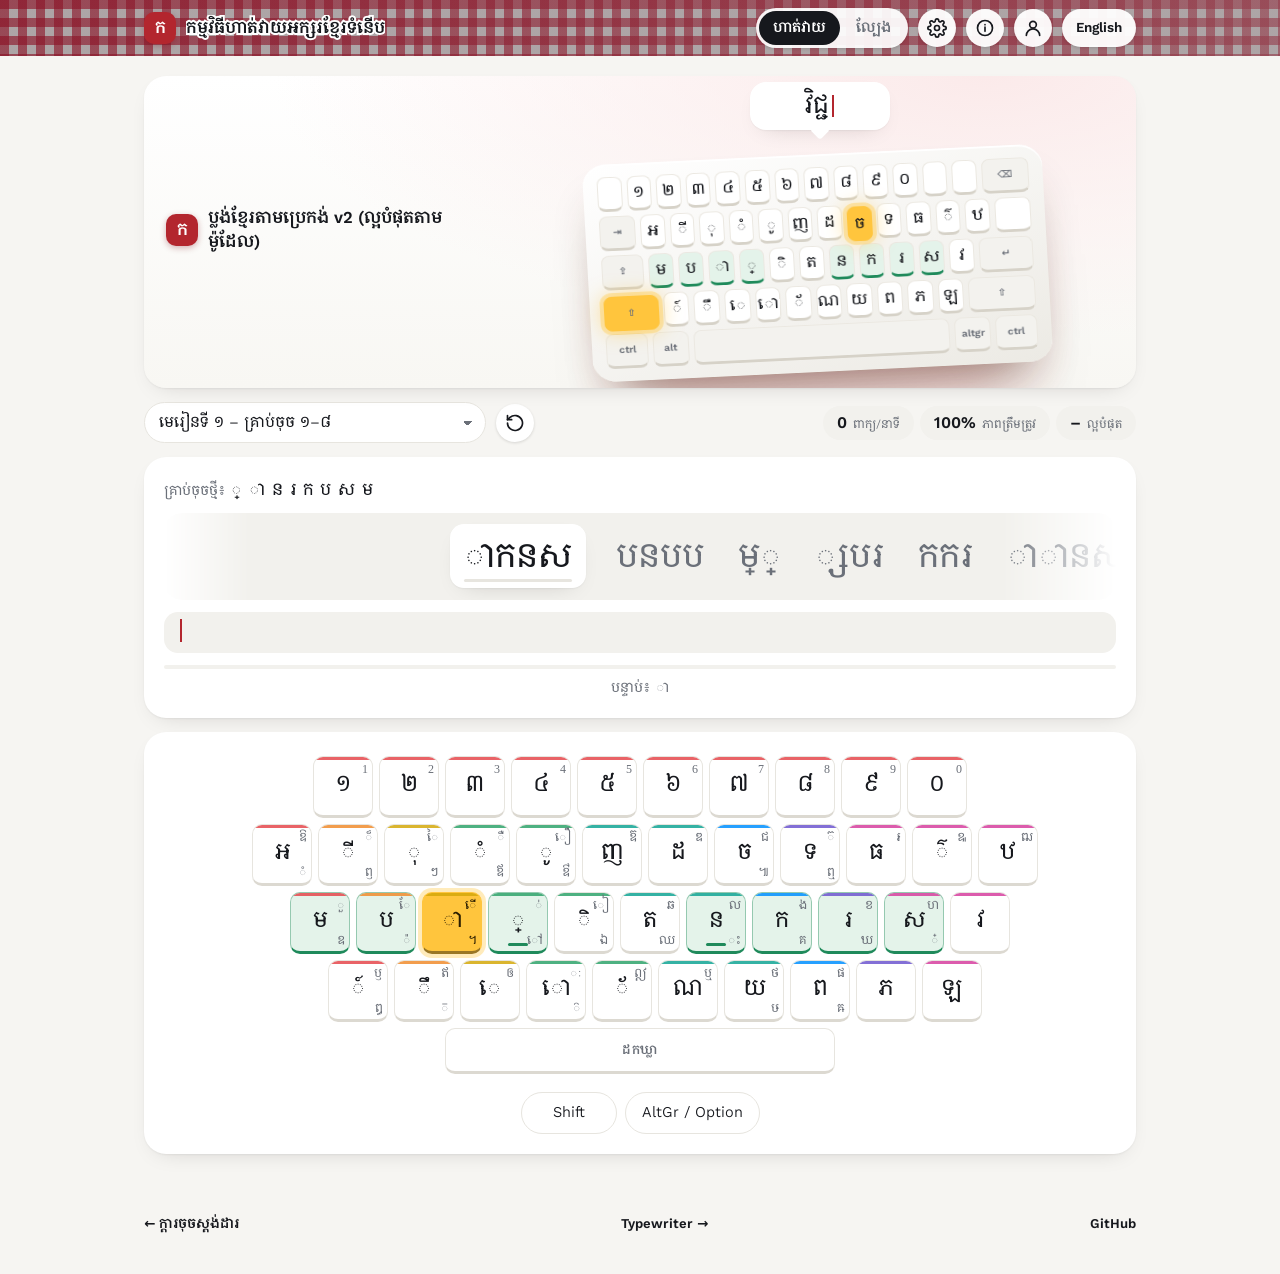
<file: docs/lab.html>
<!doctype html>
<html lang="km">
<head>
<meta charset="utf-8">
<meta name="viewport" content="width=device-width, initial-scale=1, viewport-fit=cover">
<meta name="theme-color" content="#f6f5f2">
<meta name="apple-mobile-web-app-capable" content="yes">
<meta name="mobile-web-app-capable" content="yes">
<meta name="apple-mobile-web-app-title" content="វាយខ្មែរ">
<meta name="apple-mobile-web-app-status-bar-style" content="default">
<link rel="manifest" href="manifest.webmanifest">
<link rel="icon" type="image/png" sizes="192x192" href="icons/icon-192.png">
<link rel="apple-touch-icon" href="icons/apple-touch-icon.png">
<title>ប្លង់សាកល្បង · កម្មវិធីហាត់វាយអក្សរខ្មែរទំនើប</title>
<meta name="description" content="Typing tutor for an experimental Khmer keyboard layout derived from letter and coeng-cluster frequency.">
<link rel="stylesheet" href="ui.css">
<style>
/* app bar */

/* cards and controls */
.row{display:flex;flex-wrap:wrap;gap:10px;align-items:center}
.toolbar{display:flex;flex-wrap:wrap;gap:10px;align-items:center}
label.field{display:inline-flex;align-items:center;gap:8px;color:var(--muted);font-size:.85rem}
button.toggle[aria-pressed=true]{background:var(--accent-soft);border-color:transparent;color:var(--ink)}
.bar .stats{margin-left:auto}
#progress{height:4px;background:var(--raise);border-radius:2px;overflow:hidden;margin-top:14px}
#bar{height:100%;width:0;background:var(--accent);transition:width .2s}

/* single-line practice strip */
#newkeys{margin:0 0 10px}
#newkeys .kh{color:var(--ink);font-size:1.05rem;letter-spacing:.08em}
.strip{position:relative;height:5.4rem;overflow:hidden;border-radius:14px;background:var(--raise);
  -webkit-mask-image:linear-gradient(90deg,transparent,#000 9%,#000 88%,transparent);mask-image:linear-gradient(90deg,transparent,#000 9%,#000 88%,transparent)}
#target{position:absolute;left:0;top:0;bottom:0;display:flex;align-items:center;gap:26px;white-space:nowrap;font-size:2.1rem;transition:transform .28s cubic-bezier(.2,.7,.2,1);will-change:transform}
#target .w{position:relative;color:var(--muted);padding:0 4px;line-height:1.9;transition:color .2s,opacity .2s}
#target .w.done{color:var(--good);opacity:.45}
#target .w.cur{color:var(--ink);background:var(--panel);border-radius:12px;padding:0 14px;box-shadow:var(--shadow)}
#target .w i{position:absolute;left:14px;right:14px;bottom:6px;height:3px;border-radius:2px;background:var(--line);overflow:hidden;display:none}
#target .w.cur i{display:block}
#target .w i::after{content:"";position:absolute;left:0;top:0;bottom:0;width:var(--p,0%);background:var(--accent);transition:width .12s}
.typed{display:flex;align-items:center;gap:10px;margin-top:12px}
.typed span.lbl{color:var(--muted);font-size:.7rem;letter-spacing:.06em;text-transform:uppercase;flex:none}
#echo{flex:1;min-width:0;font-size:1.5rem;min-height:2.6rem;line-height:2.4rem;padding:0 14px;border-radius:14px;background:var(--raise);white-space:nowrap;overflow:hidden}
#echo::after{content:"";display:inline-block;width:2px;height:1.4rem;background:var(--accent);vertical-align:-3px;margin-left:2px;animation:blink 1s steps(1) infinite}
@keyframes blink{50%{opacity:0}}
#echo.err{box-shadow:inset 0 0 0 2px var(--bad);animation:shake .18s}
@keyframes shake{25%{transform:translateX(-4px)}75%{transform:translateX(4px)}}
#hintline{color:var(--muted);font-size:.85rem;margin:8px 0 0;min-height:1.3rem}

/* keyboard deck */
.deck{background:var(--panel)}
.k{border-radius:11px}
.kb{display:flex;flex-direction:column;gap:6px;align-items:center;user-select:none;touch-action:manipulation;overflow-x:auto;padding:4px 0 8px}
.kr{display:flex;gap:6px}
.k{position:relative;width:clamp(25px,7vw,60px);height:clamp(40px,8.6vw,62px);background:var(--key);border:1px solid var(--line);border-bottom:3px solid var(--key-edge);border-radius:10px;cursor:pointer;padding:0;overflow:hidden;transition:transform .06s,background .15s}
.k::before{content:"";position:absolute;left:0;right:0;top:0;height:3px;background:var(--fc,transparent);opacity:.85}
.k.f0{--fc:var(--f0)}.k.f1{--fc:var(--f1)}.k.f2{--fc:var(--f2)}.k.f3{--fc:var(--f3)}.k.f4{--fc:var(--f4)}.k.f5{--fc:var(--f5)}.k.f6{--fc:var(--f6)}.k.f7{--fc:var(--f7)}
.k .b{position:absolute;left:0;right:0;top:50%;transform:translateY(-55%);text-align:center;font-size:clamp(.95rem,2.5vw,1.4rem);color:var(--ink)}
.k .s,.k .a{position:absolute;font-size:clamp(.5rem,1.4vw,.75rem);color:var(--muted)}
.k .s{right:4px;top:3px}.k .a{right:4px;bottom:2px}
.k.home{background:var(--home);border-color:color-mix(in srgb,var(--home-edge) 40%,transparent);border-bottom-color:var(--home-edge)}
.k.bump::after{content:"";position:absolute;left:50%;bottom:5px;width:34%;height:3px;margin-left:-17%;border-radius:2px;background:var(--home-edge)}
.k.hint{background:var(--hint);border-color:var(--hint);border-bottom-color:color-mix(in srgb,var(--hint) 60%,#000);box-shadow:0 0 0 4px color-mix(in srgb,var(--hint) 35%,transparent)}
.k.hint .b,.k.hint .s,.k.hint .a{color:var(--hint-ink)}
.k.hl-s .s,.k.hl-a .a{background:var(--hint-ink);color:var(--hint);border-radius:4px;padding:0 3px}
.k.press{transform:translateY(2px);border-bottom-width:1px}
.mods{display:flex;gap:8px;justify-content:center;margin-top:10px}
.mods button{min-width:96px}
.mods button[aria-pressed=true]{background:var(--accent);color:var(--accent-ink);border-color:transparent}
.mods button.need{box-shadow:0 0 0 3px var(--hint)}

/* about */
details summary{cursor:pointer;font-weight:600}
details[open] summary{margin-bottom:8px}
.tablewrap{overflow-x:auto}
table{border-collapse:collapse;width:100%;font-size:.88rem}
td,th{padding:5px 8px;border-bottom:1px solid var(--line);text-align:left}
th{color:var(--muted);font-weight:600;font-size:.75rem;text-transform:uppercase;letter-spacing:.04em}
.bar2{height:6px;background:var(--accent);border-radius:3px}
#csvtext{width:100%;font:12px/1.4 var(--mono);background:var(--raise);border:1px solid var(--line);border-radius:10px;padding:8px;margin:8px 0}

/* Word Rain */
#gfield{position:relative;height:min(56vh,420px);background:var(--sky);border-radius:18px;overflow:hidden;box-shadow:var(--shadow)}
#gfield::after{content:"";position:absolute;left:0;right:0;bottom:0;height:3px;background:var(--bad);opacity:.7}
.rw{position:absolute;top:0;left:0;padding:2px 16px;border-radius:999px;background:var(--panel);border:1px solid var(--line);box-shadow:var(--shadow);font-size:1.5rem;line-height:1.9;white-space:nowrap;will-change:transform}
.rw.lock{border-color:var(--accent);box-shadow:0 0 0 3px color-mix(in srgb,var(--accent) 30%,transparent)}
.rw i{position:absolute;left:14px;bottom:4px;height:3px;width:0;background:var(--accent);border-radius:2px}
.rw.pop{animation:pop .25s forwards}
@keyframes pop{to{opacity:0;transform:scale(1.3)}}
#goverlay{position:absolute;inset:0;display:flex;flex-direction:column;gap:10px;align-items:center;justify-content:center;text-align:center;background:color-mix(in srgb,var(--panel) 80%,transparent);backdrop-filter:blur(3px);padding:16px}
#goverlay.hide{display:none}
#goverlay h2{margin:0;font-size:1.4rem;font-weight:600}
#gflash{position:absolute;inset:0;pointer-events:none;background:var(--bad);opacity:0}
#gflash.on{animation:fl .25s}
@keyframes fl{from{opacity:.22}to{opacity:0}}
#result{display:none}
#result.show{display:block}
#result b{font-size:1.05rem}
label.field select{min-width:0;flex:1 1 auto;text-overflow:ellipsis}
@media (max-width:640px){
  .stats{margin-left:0}.strip{height:4.6rem}#target{font-size:1.7rem}
  .panel{padding:14px}
  .kb{gap:4px}.kr{gap:3px}
  .k{width:calc((100vw - 32px - 28px - 11*3px - 18px)/12);height:calc((100vw - 120px)/7);border-radius:7px}
}
/* ---- touch devices: iOS Safari and Android Chrome ---- */
.k{touch-action:manipulation;-webkit-user-select:none;user-select:none;-webkit-touch-callout:none}
/* when Shift / AltGr is latched, keycaps show that layer's glyph large (phone-keyboard style) */
.kb.show-s .k .b,.kb.show-a .k .b{visibility:hidden}
.kb.show-s .k .s,.kb.show-a .k .a{left:0;right:0;top:50%;bottom:auto;transform:translateY(-55%);text-align:center;font-size:clamp(.95rem,2.5vw,1.4rem);color:var(--ink);background:none;padding:0}
.kb.show-s .k .a,.kb.show-a .k .s{visibility:hidden}
#mback{display:none}
.k.mod{display:none}
.k.space{width:calc(clamp(25px,7vw,60px) * 6 + 30px);height:clamp(34px,6vw,46px)}
.k.space .sl{position:absolute;left:0;right:0;top:50%;transform:translateY(-50%);text-align:center;font:600 .78rem/1 var(--ui);color:var(--muted);letter-spacing:.04em}
.k.space.hint .sl{color:var(--hint-ink)}
body.mode-game #mback{display:inline-flex}
@media (max-width:640px){
  .app{gap:10px}
  .panel{padding:12px;border-radius:14px}
  .stats{width:100%}.stat{flex:1;min-width:0;padding:6px 8px}
  .row>button,.row>label.field{flex:1 1 auto}
  select,button{min-height:40px}
  #csvtext{font-size:16px}
  .strip{height:4.4rem}
  #target{font-size:1.65rem;gap:18px}
  #echo{font-size:1.25rem;min-height:2.3rem;line-height:2.1rem}
  #hintline{margin-top:6px}
  /* keyboard docks to the bottom of the screen while you practise */
  .deck{position:sticky;bottom:0;z-index:20;margin-inline:-12px;border-radius:16px 16px 0 0;padding:8px 4px calc(8px + env(safe-area-inset-bottom,0px));box-shadow:0 -8px 24px -12px rgba(0,0,0,.35)}
  .kb{gap:5px;padding:2px 0 4px;overflow:visible}
  .kr{gap:3px}
  .kr:first-child{display:none}
  .k{width:calc((100vw - 8px - 33px) / 12);height:clamp(44px,12vw,52px);border-radius:7px;border-bottom-width:2px}
  .k .b{font-size:clamp(1.05rem,5vw,1.3rem)}
  .k .s,.k .a{font-size:.55rem}
  .k.bump::after{bottom:3px}
  .kr{margin-left:0!important}
  .k.mod{display:block;background:var(--raise);border-color:var(--line);border-bottom-color:var(--key-edge)}
  .k.mod .mi{position:absolute;left:0;right:0;top:44%;transform:translateY(-50%);text-align:center;font:600 1.15rem/1 var(--ui);color:var(--ink)}
  .k.mod .ml{position:absolute;left:0;right:0;bottom:3px;text-align:center;font:600 .5rem/1 var(--ui);color:var(--muted);letter-spacing:.02em}
  .k.mod.on{background:var(--accent);border-color:transparent;border-bottom-color:color-mix(in srgb,var(--accent) 60%,#000)}
  .k.mod.on .mi,.k.mod.on .ml{color:var(--accent-ink)}
  .k.mod.need{box-shadow:0 0 0 3px var(--hint)}
  body:not(.mode-game) #kback{opacity:.35}
  .k.space{width:calc((100vw - 8px - 33px) / 12 * 7 + 18px);height:clamp(40px,11vw,46px);background:var(--key)}
  body.mode-game .k.space{opacity:.35}
  .kb.show-s .k.mod .mi,.kb.show-a .k.mod .mi{visibility:visible}
  .mods{display:none!important}
  .mods{margin-top:6px;gap:6px}
  .mods button{min-width:0;flex:1;min-height:42px;padding:6px}
  .legend{display:none}
  #gfield{height:min(38vh,320px)}
  .rw{font-size:1.25rem}
}
/* ---- lab shell ---- */
.labhero{position:relative;display:grid;grid-template-columns:minmax(0,.55fr) minmax(0,1fr);align-items:center;gap:20px;padding:6px 8px 10px;border-radius:var(--r-lg);
  background:radial-gradient(120% 140% at 85% 0%,#fbeaea 0%,rgba(251,234,234,0) 60%),linear-gradient(180deg,#fff,#f8f7f3);box-shadow:var(--shadow);overflow:hidden}
.lh-chip{display:flex;align-items:center;gap:10px;padding-left:14px;font-weight:600;font-size:1.05rem;line-height:1.4}
.lh-chip .mark{flex:none}
#labKb{max-width:460px;justify-self:center;width:100%}
body.mode-game .labhero{display:none}
#gpick button{gap:8px;padding:5px 14px 5px 6px}
@media (max-width:640px){.labhero{grid-template-columns:1fr;gap:4px;padding:10px 6px 8px}.lh-chip{justify-content:center;padding:0;font-size:.95rem}#labKb .vkb-wrap{padding-top:46px}#gpick .gthumb{display:none}}
#practice{padding-block:20px 32px}
.app{display:flex;flex-direction:column;gap:14px}
.bar{display:flex;flex-wrap:wrap;gap:10px;align-items:center}
.strip{border-radius:18px}
#target .w.cur{border-radius:14px}
#hintline{text-align:center}
#progress{margin-top:12px}
.gnote{margin:0;text-align:center}
#gfield{border-radius:var(--r-lg)}
#gfield .arc-combo{top:12px}
#goverlay{z-index:8}
#result{text-align:center}
#result .row{justify-content:center}
.mods button{border-radius:999px}
.mods button[aria-pressed=true]{background:var(--ink);color:#fff}
button.toggle[aria-pressed=true]{background:var(--home);border-color:transparent}
.k.mod.on{background:var(--ink)!important}
#csvbox{margin-top:8px}
#csvtext{width:100%;font:12px/1.4 var(--mono);background:var(--raise);border:0;border-radius:12px;padding:10px;margin:8px 0}
/* about sheet */
.datastats{display:grid;grid-template-columns:repeat(3,minmax(0,1fr));gap:10px;margin:0 0 8px}
.ds{background:var(--raise);border-radius:16px;padding:14px;display:flex;flex-direction:column;gap:2px;min-width:0}
.ds b{font-size:1.3rem;font-weight:600;letter-spacing:-.02em;font-variant-numeric:tabular-nums;color:var(--accent)}
.ds strong{font-weight:600;font-size:.86rem;line-height:1.35}
.tablewrap{overflow-x:auto}
table{border-collapse:collapse;width:100%;font-size:.86rem}
td,th{padding:6px 8px;border-bottom:1px solid var(--line);text-align:left}
th{color:var(--muted);font-weight:600;font-size:.74rem}
.compare th:not(:first-child),.compare td:not(:first-child){text-align:right;font-variant-numeric:tabular-nums}
.compare td.best{color:var(--accent);font-weight:600}
.bar2{height:6px;background:var(--accent);border-radius:3px}
.caveat{margin-top:10px;padding:12px 14px;border-radius:14px;background:#fff6dd;font-size:.84rem}
details summary{cursor:pointer;font-weight:600;padding:6px 0}
.steps4{display:grid;grid-template-columns:repeat(2,minmax(0,1fr));gap:10px}
.steps4 article{background:var(--raise);border-radius:16px;padding:14px}
.steps4 .num{display:inline-grid;place-items:center;width:26px;height:26px;border-radius:8px;background:var(--accent);color:#fff;font-weight:600;font-size:.8rem;margin-bottom:8px}
.steps4 h4{margin:0 0 4px;font-size:.92rem}
.steps4 p{margin:0;color:var(--muted);font-size:.84rem}
html[lang="km"] .steps4 p{line-height:1.7}
@media (max-width:640px){
  .nav .tabs{display:inline-flex}
  .brand b{display:none}
  .tabs a,.tabs button{padding:6px 12px}
  .datastats{grid-template-columns:1fr 1fr}
  .steps4{grid-template-columns:1fr}
  .bar .stats{margin-left:0;width:100%}.stat{flex:1;justify-content:center}
  #lesson{flex:1;min-width:0}
  #muteSlot{display:none}
  #glevel{flex:1;min-width:0}
}
</style>
</head>
<body>
<header class="nav">
  <div class="wrap">
    <a class="brand" href="./"><span class="mark kh" aria-hidden="true">ក</span><b>Modern Khmer Typing Tutor</b></a>
    <div class="tabs" role="group" aria-label="Mode"><button id="tabLessons" type="button" aria-pressed="true">Practice</button><button id="tabGame" type="button" aria-pressed="false">Games</button></div>
    <button class="ibtn" type="button" data-sheet="setSheet" id="setBtn"><svg class="i" viewBox="0 0 24 24" aria-hidden="true"><circle cx="12" cy="12" r="3"/><path d="M19.4 15a1.7 1.7 0 0 0 .3 1.8l.1.1a2 2 0 1 1-2.8 2.8l-.1-.1a1.7 1.7 0 0 0-1.8-.3 1.7 1.7 0 0 0-1 1.5V21a2 2 0 1 1-4 0v-.1a1.7 1.7 0 0 0-1.1-1.5 1.7 1.7 0 0 0-1.8.3l-.1.1a2 2 0 1 1-2.8-2.8l.1-.1a1.7 1.7 0 0 0 .3-1.8 1.7 1.7 0 0 0-1.5-1H3a2 2 0 1 1 0-4h.1a1.7 1.7 0 0 0 1.5-1.1 1.7 1.7 0 0 0-.3-1.8l-.1-.1a2 2 0 1 1 2.8-2.8l.1.1a1.7 1.7 0 0 0 1.8.3H9a1.7 1.7 0 0 0 1-1.5V3a2 2 0 1 1 4 0v.1a1.7 1.7 0 0 0 1 1.5 1.7 1.7 0 0 0 1.8-.3l.1-.1a2 2 0 1 1 2.8 2.8l-.1.1a1.7 1.7 0 0 0-.3 1.8V9a1.7 1.7 0 0 0 1.5 1H21a2 2 0 1 1 0 4h-.1a1.7 1.7 0 0 0-1.5 1z"/></svg></button>
    <button class="ibtn" type="button" data-sheet="aboutSheet" id="aboutBtn"><svg class="i" viewBox="0 0 24 24" aria-hidden="true"><circle cx="12" cy="12" r="9"/><path d="M12 11v5M12 8h.01"/></svg></button>
    <button id="langBtn" class="langbtn" type="button" lang="en" aria-label="Switch to English">English</button>
  </div>
</header>
<main id="top">
  <section id="practice">
    <div class="wrap app">
      <div class="labhero" aria-hidden="true"><div class="lh-chip"><span class="mark kh">ក</span><span id="lhName"></span></div><div id="labKb"></div></div>
      <div id="lessonView" class="app">
        <div class="bar">
          <select id="lesson" aria-label="Lesson"></select>
          <button id="restart" class="ibtn" type="button" style="background:var(--panel)"><svg class="i" viewBox="0 0 24 24" aria-hidden="true"><path d="M3 12a9 9 0 1 0 3-6.7L3 8"/><path d="M3 3v5h5"/></svg></button>
          <div class="stats">
            <div class="stat"><b id="wpm">0</b><span>WPM</span></div>
            <div class="stat"><b id="acc">100%</b><span>Accuracy</span></div>
            <div class="stat"><b id="best">–</b><span>Best</span></div>
          </div>
        </div>
        <section class="panel">
          <div id="newkeys" class="note"></div>
          <div class="strip"><div id="target" class="kh" aria-live="off"></div></div>
          <div class="typed"><div id="echo" class="kh" aria-label="typed text"></div></div>
          <div id="progress"><div id="bar"></div></div>
          <p id="hintline"></p>
        </section>
        <section id="result" class="panel">
          <b id="resulttext"></b>
          <div class="row" style="margin-top:12px"><button class="primary" id="again">Again</button><button id="next">Next lesson</button></div>
        </section>
      </div>

      <div id="gameView" class="app" hidden>
        <div class="bar">
          <div class="seg" id="gpick" role="group" aria-label="Game"><button id="pickRain" type="button" aria-pressed="true"><canvas class="gthumb" data-prev="rain"></canvas>Word Rain</button><button id="pickArch" type="button" aria-pressed="false"><canvas class="gthumb" data-prev="archer"></canvas>Archer</button></div>
          <select id="glevel" aria-label="Keys"></select>
          <button class="primary" id="gstart">Start</button>
          <span id="muteSlot"></span>
          <div class="stats" id="gstats">
            <div class="stat"><b id="gscore">0</b><span>Score</span></div>
            <div class="stat"><b id="glives">♥♥♥</b><span>Lives</span></div>
            <div class="stat"><b id="glvl">1</b><span>Speed</span></div>
            <div class="stat"><b id="gbest">–</b><span>Best</span></div>
          </div>
        </div>
        <div id="afield" class="kh" aria-label="Archer game" hidden></div>
        <div id="gfield" class="kh arc-sky" aria-label="Game area">
          <div id="gflash"></div>
          <div id="goverlay">
            <h2 id="gotitle">Ready?</h2>
            <div id="gotext" class="note">Type words before they land.</div>
            <button class="primary" id="gstart2">Start (Enter)</button>
          </div>
        </div>
        <p class="note gnote" id="anote" hidden>Type letters to shoot them. Enter starts, Esc pauses.</p>
        <p class="note gnote" id="rnote">Type words before they land. Enter starts, Esc pauses.</p>
      </div>

      <section class="panel deck">
        <div class="kb kh" id="kb"></div>
        <div class="mods">
          <button id="mshift" aria-pressed="false">Shift</button>
          <button id="maltgr" aria-pressed="false">AltGr / Option</button>
          <button id="mback" aria-label="Drop current word">⌫</button>
        </div>
      </section>
    </div>
  </section>
</main>

<dialog class="sheet" id="setSheet" aria-labelledby="setTitle">
  <header><h2 id="setTitle">Settings</h2><button class="ibtn" type="button" data-close><svg class="i" viewBox="0 0 24 24" aria-hidden="true"><path d="M6 6l12 12M18 6L6 18"/></svg></button></header>
  <div class="body">
    <div class="setrow"><span>Layout</span><select id="layout"></select></div>
    <div class="setrow"><span>Hints</span><button id="showhint" class="toggle" aria-pressed="true">Hints on</button></div>
    <div class="setrow"><span>Sound</span><span id="lessonMute"></span></div>
    <div class="setrow"><span>Keystroke log</span><button id="export" disabled>Export log</button></div>
    <section id="csvbox" hidden>
      <div class="note">Keystroke log (CSV). If the download did not start, copy it from here.</div>
      <textarea id="csvtext" rows="5" readonly></textarea>
      <button id="csvcopy">Copy CSV</button>
    </section>
  </div>
</dialog>

<dialog class="sheet" id="aboutSheet" aria-labelledby="aboutTitle">
  <header><h2 id="aboutTitle">The layout</h2><button class="ibtn" type="button" data-close><svg class="i" viewBox="0 0 24 24" aria-hidden="true"><path d="M6 6l12 12M18 6L6 18"/></svg></button></header>
  <div class="body">
    <h3>Data behind the layout</h3>
    <div class="datastats">
      <div class="ds"><b>212,000,389</b><strong>Letters and clusters counted</strong></div>
      <div class="ds"><b>20,646,826</b><strong>Coeng clusters</strong></div>
      <div class="ds"><b>142</b><strong>Units ranked</strong></div>
      <div class="ds"><b>9,428</b><strong>Words for letter pairs</strong></div>
      <div class="ds"><b>3,000</b><strong>Practice words</strong></div>
      <div class="ds"><b>0.9996</b><strong>Ranking stability</strong></div>
    </div>
    <h3>Modelled metric</h3>
    <div class="tablewrap"><table class="compare" id="compare"></table></div>
    <div class="caveat">Bigram figures currently use word-list statistics as an interim estimate. Re-running the optimiser on corpus bigrams may change the layout.</div>
    <details>
      <summary>Most frequent keys in the selected layout</summary>
      <p class="note" id="about"></p>
      <div id="freq" class="tablewrap"></div>
    </details>
    <h3>How it was made</h3>
    <div class="steps4">
      <article><span class="num">1</span><h4>Count real text</h4><p>About 212 million Khmer letters and coeng clusters were counted from a text corpus. Split-half checks show the ranking is stable from roughly one million letters.</p></article>
      <article><span class="num">2</span><h4>Model the effort</h4><p>Each key has a reach cost. Shift and AltGr add a penalty, and letter pairs are scored for same-finger repeats, rolls and hand alternation. Fingers have load caps.</p></article>
      <article><span class="num">3</span><h4>Search for the best fit</h4><p>Simulated annealing tries over a million key swaps. Dedicated cluster keys like ្រ did not lower effort with only 33 base keys, so the default layout types them as coeng + consonant.</p></article>
      <article><span class="num">4</span><h4>Make it learnable, then measure</h4><p>Paired letters such as ក / គ sit on the same or neighbouring keys. Export your keystroke log to compare layouts with real typists.</p></article>
    </div>
    <p class="note">Experimental layout, not an official Khmer standard.</p>
  </div>
</dialog>

<footer><div class="wrap"><a href="./">← Standard keyboard</a><a href="typewriter.html">Typewriter →</a><a href="https://github.com/Ratha-SAN/modern-khmer-keyboard-tutor">GitHub</a></div></footer>
<script src="layout.js"></script>
<script src="words.js"></script>
<script src="arcade.js"></script>
<script src="visuals.js"></script>
<script src="firebase-config.js"></script>
<script src="auth.js"></script>
<script>
(function(){
"use strict";
var LAYOUTS=window.LAYOUTS, L, K, layoutName, WORDS=window.WORDS, COENG="្";
var PER_LESSON=8, MAXL=6, ITEMS=24;

// ---- helpers
function $(id){return document.getElementById(id)}
function disp(u){
  var c=u.charCodeAt(0);
  var dep=(c>=0x17B6&&c<=0x17D3)||c===0x17DD||u.charAt(0)===COENG;
  return dep?"◌"+u:u;
}
function store(k,v){try{if(v===undefined)return localStorage.getItem(k);localStorage.setItem(k,v)}catch(e){return null}}
var FINGER={KeyQ:0,KeyA:0,KeyZ:0,KeyW:1,KeyS:1,KeyX:1,KeyE:2,KeyD:2,KeyC:2,KeyR:3,KeyF:3,KeyV:3,KeyT:3,KeyG:3,KeyB:3,
  KeyY:4,KeyH:4,KeyN:4,KeyU:4,KeyJ:4,KeyM:4,KeyI:5,KeyK:5,Comma:5,KeyO:6,KeyL:6,Period:6,
  KeyP:7,Semicolon:7,Slash:7,BracketLeft:7,BracketRight:7,Quote:7};

var HOME={KeyA:1,KeyS:1,KeyD:1,KeyF:1,KeyJ:1,KeyK:1,KeyL:1,Semicolon:1};

// ---- unit lookup: unit string -> {code, layer}   (rebuilt whenever the layout changes)
var where, rank, pairSet, lessons;
function buildTables(){
  where={};
  Object.keys(K).forEach(function(code){
    K[code].forEach(function(u,layer){ if(u && !where[u]){where[u]={code:code,layer:layer}} });
  });
  rank=L.ranking.filter(function(r){return r[1]>0}).map(function(r){return r[0]});
  pairSet={}; L.info.pairs.forEach(function(p){pairSet[p]=1});
  var NLESS=Math.min(MAXL,Math.ceil(rank.length/PER_LESSON));
  lessons=[];
  for(var i=1;i<=NLESS;i++){
    lessons.push({num:i,from:(i-1)*PER_LESSON+1,to:Math.min(i*PER_LESSON,rank.length),
      learned:rank.slice(0,i*PER_LESSON), fresh:rank.slice((i-1)*PER_LESSON,i*PER_LESSON)});
  }
  lessons.push({final:true,learned:null,fresh:[]});
}
function splitUnits(w){
  var out=[],i=0;
  while(i<w.length){
    if(w.charAt(i)===COENG && pairSet[w.substr(i,2)]){out.push(w.substr(i,2));i+=2}
    else{out.push(w.charAt(i));i++}
  }
  return out;
}

function rnd(n){return Math.floor(Math.random()*n)}
function pick(a){return a[rnd(a.length)]}
function shuffle(a){for(var i=a.length-1;i>0;i--){var j=rnd(i+1),t=a[i];a[i]=a[j];a[j]=t}return a}

function buildItems(les){
  if(!les.learned){return shuffle(WORDS.slice(0,1500)).slice(0,ITEMS)}
  var set={};les.learned.forEach(function(u){set[u]=1});
  var ok=WORDS.filter(function(w){return splitUnits(w).every(function(u){return set[u]})});
  var fresh=les.fresh, items=[];
  var wordsUse=ok.filter(function(w){return splitUnits(w).some(function(u){return fresh.indexOf(u)>=0})});
  // drills first: 2–4 units mixing new keys with earlier ones
  var nd=Math.max(8,ITEMS-Math.min(wordsUse.length,12));
  for(var i=0;i<nd;i++){
    var n=2+rnd(3), s="";
    for(var j=0;j<n;j++){
      s+= (j===0||Math.random()<.6)&&fresh.length ? pick(fresh) : pick(les.learned);
    }
    items.push(s);
  }
  shuffle(wordsUse);
  var take=wordsUse.slice(0,ITEMS-items.length);
  var rest=shuffle(ok.slice(0,400)).slice(0,ITEMS-items.length-take.length);
  return items.concat(take,rest).slice(0,ITEMS);
}

// ---- keyboard rendering
var kbEl=$("kb"), keyEls={};
function mkKey(code,label){
  var b=document.createElement("button");
  b.className="k f"+(FINGER[code]!==undefined?FINGER[code]:0)+(HOME[code]?" home":"")+(code==="KeyF"||code==="KeyJ"?" bump":"");
  b.type="button"; b.dataset.code=code;
  var k=K[code]||["","",""];
  b.innerHTML='<span class="b"></span><span class="s"></span><span class="a"></span>';
  b.children[0].textContent=k[0]?disp(k[0]):"";
  b.children[1].textContent=k[1]?disp(k[1]):"";
  b.children[2].textContent=k[2]?disp(k[2]):"";
  b.addEventListener("pointerdown",function(e){if(e.pointerType==="mouse"&&e.button!==0)return;e.preventDefault();b._pd=Date.now();virtual(code)});
  b.addEventListener("click",function(){if(Date.now()-(b._pd||0)>700)virtual(code)});  // keyboard / assistive activation only
  keyEls[code]=b;return b;
}
function renderKeyboard(){
  kbEl.innerHTML=""; keyEls={};
  [L.digits].concat(L.rows).forEach(function(r,ri){
    var d=document.createElement("div");d.className="kr";
    d.style.marginLeft="calc("+ri+" * min(10px, 1.5vw))";
    r.forEach(function(c){d.appendChild(mkKey(c))});
    kbEl.appendChild(d);
  });
  // phone-style modifier keys (shown on narrow screens): AltGr where Caps Lock sits, Shift and Backspace around the bottom row
  var rows=kbEl.children;
  rows[2].insertBefore(modKey("kalt","⌥","AltGr",function(){setMod(false,!stickyAlt)}),rows[2].firstChild);
  rows[3].insertBefore(modKey("kshift","⇧","Shift",function(){setMod(!stickyShift,false)}),rows[3].firstChild);
  rows[3].appendChild(modKey("kback","⌫","",function(){if(mode==="game")gKey({key:"Backspace",preventDefault:function(){}})}));
  var sr=document.createElement("div");sr.className="kr spacerow";
  var sp=document.createElement("button");sp.type="button";sp.id="kspace";sp.className="k space";sp.innerHTML='<span class="sl"></span>';
  sp.children[0].textContent=T("Space");
  sp.addEventListener("pointerdown",function(e){if(e.pointerType==="mouse"&&e.button!==0)return;e.preventDefault();sp._pd=Date.now();flashKey("Space");virtual("Space")});
  sp.addEventListener("click",function(){if(Date.now()-(sp._pd||0)>700)virtual("Space")});
  keyEls.Space=sp;sr.appendChild(sp);kbEl.appendChild(sr);
  setMod(stickyShift,stickyAlt);
}
function modKey(id,icon,label,fn){
  var b=document.createElement("button");b.type="button";b.id=id;b.className="k mod";b.setAttribute("aria-label",label||"Backspace");
  b.innerHTML='<span class="mi"></span><span class="ml"></span>';b.children[0].textContent=icon;b.children[1].textContent=label;
  b.addEventListener("pointerdown",function(e){if(e.pointerType==="mouse"&&e.button!==0)return;e.preventDefault();b._pd=Date.now();fn()});
  b.addEventListener("click",function(){if(Date.now()-(b._pd||0)>700)fn()});
  return b;
}
function needMod(layer){
  ["mshift","kshift"].forEach(function(id){var e=$(id);if(e)e.classList.toggle("need",layer===1)});
  ["maltgr","kalt"].forEach(function(id){var e=$(id);if(e)e.classList.toggle("need",layer===2)});
}

// ---- state
var mode="lessons", cur=0, items=[], idx=0, typed="", correct=0, errors=0, t0=0, done=false;
var showHint=true, stickyShift=false, stickyAlt=false;
var targetEl=$("target"), echoEl=$("echo");

function loadLesson(i){
  cur=i; items=buildItems(lessons[i]); buildTrack(); idx=0; typed=""; correct=0; errors=0; t0=0; done=false;
  $("result").classList.remove("show");
  var f=lessons[i].fresh;
  setNewKeys();
  renderTarget(); renderStats(); updateHint();
  var b=store("best"+layoutName+"_"+i); $("best").textContent=b?b:"–";
}
function buildTrack(){
  targetEl.innerHTML="";targetEl.style.transition="none";
  items.forEach(function(w){
    var sp=document.createElement("span");sp.className="w";
    sp.appendChild(document.createTextNode(w));sp.appendChild(document.createElement("i"));
    targetEl.appendChild(sp);
  });
}
function setNewKeys(){
  var f=lessons[cur]?lessons[cur].fresh:[];
  $("newkeys").innerHTML="";$("newkeys").appendChild(document.createTextNode(T(f.length?"New keys: ":"All keys in play.")));
  if(f.length){var nk=document.createElement("span");nk.className="kh";nk.textContent=f.map(disp).join("  ");$("newkeys").appendChild(nk)}
}
function renderTarget(){
  var ws=targetEl.children;
  for(var i=0;i<ws.length;i++){
    ws[i].className="w"+(i<idx?" done":i===idx?" cur":"");
    if(i===idx)ws[i].style.setProperty("--p",(100*typed.length/items[i].length)+"%");
  }
  var c=ws[Math.min(idx,ws.length-1)],strip=targetEl.parentNode;
  if(c){targetEl.style.transform="translateX("+Math.round(strip.clientWidth*0.3-c.offsetLeft)+"px)"}
  void targetEl.offsetWidth;targetEl.style.transition="";
  echoEl.textContent=typed;
  $("bar").style.width=(100*idx/items.length)+"%";
}
window.addEventListener("resize",function(){if(mode==="lessons")renderTarget()});
function renderStats(){
  var mins=t0?(Date.now()-t0)/60000:0;
  $("wpm").textContent=mins>0.02?Math.round(correct/5/mins):0;
  var tot=correct+errors; $("acc").textContent=tot?Math.round(100*correct/tot)+"%":"100%";
}
function nextUnit(){
  if(done)return null;
  var T=items[idx], pos=typed.length, best=null;
  if(typed===T)return idx<items.length-1?" ":null;   // word done: Space moves to the next one
  Object.keys(where).forEach(function(u){
    if(T.substr(pos,u.length)===u && (!best||u.length>best.length)) best=u;
  });
  return best;
}
function clearHint(){
  Object.keys(keyEls).forEach(function(c){keyEls[c].classList.remove("hint","hl-s","hl-a")});
  needMod(0);
}
function updateHint(){
  if(mode==="game"){gHint();return}
  clearHint(); var hl=$("hintline"); hl.textContent="";
  var u=nextUnit(); if(!u||!showHint)return;
  if(u===" "){if(keyEls.Space)keyEls.Space.classList.add("hint");hl.textContent=T("Next: ")+T("Space");return}
  var w=where[u], el=keyEls[w.code];
  if(el){el.classList.add("hint"); if(w.layer===1)el.classList.add("hl-s"); if(w.layer===2)el.classList.add("hl-a");}
  needMod(w.layer);
  hl.textContent=T("Next: ")+disp(u)+(w.layer===1?T("  (hold Shift)"):w.layer===2?T("  (hold AltGr / Option)"):"");
}
var LOG=[], lastT=0;
function press(unit,code,layer){
  if(done)return;
  var now=Date.now(); if(!t0)t0=now;
  var T=items[idx], ok=unit===" "?(typed===T&&idx<items.length-1):T.substr(0,(typed+unit).length)===typed+unit;
  LOG.push([now,layoutName,cur,idx,nextUnit()||"",unit,code,layer,ok?1:0,lastT?now-lastT:""]); lastT=now;
  $("export").disabled=false;
  if(ok){
    correct++; echoEl.classList.remove("err"); AR.play(unit===" "?"space":"key");
    if(unit===" "){idx++;typed=""}
    else{typed+=unit; if(typed===T&&idx===items.length-1){idx++;typed="";finish();return}}
    renderTarget();
  }else{
    errors++; buzz(); AR.play("bad"); echoEl.classList.remove("err"); void echoEl.offsetWidth; echoEl.classList.add("err");
  }
  renderStats(); updateHint();
}
function finish(){
  done=true;AR.play("done"); renderTarget(); clearHint();
  var mins=(Date.now()-t0)/60000, wpm=Math.round(correct/5/mins), acc=Math.round(100*correct/(correct+errors));
  var prev=+store("best"+layoutName+"_"+cur)||0;
  if(acc>=90&&wpm>prev){store("best"+layoutName+"_"+cur,String(wpm));$("best").textContent=wpm}
  $("resulttext").textContent=L2("Done: "+wpm+" WPM, "+acc+"% accuracy"+(acc<90?" (aim for 90%+ to record a best).":"."),"រួចរាល់៖ "+kmNum(wpm)+" ពាក្យ/នាទី, ភាពត្រឹមត្រូវ "+kmNum(acc)+"%"+(acc<90?" (ត្រូវបាន ៩០% ឡើងទៅ ដើម្បីកត់ត្រាលទ្ធផលល្អបំផុត)។":"។"));
  $("result").classList.add("show");
  $("next").style.display=cur<lessons.length-1?"":"none";
}

// ---- input
function layerFrom(e){
  var alt=(e.getModifierState&&e.getModifierState("AltGraph"))||e.altKey;
  return alt?2:(e.shiftKey?1:0);
}
document.addEventListener("keydown",function(e){
  if(e.target&&/SELECT|INPUT|TEXTAREA/.test(e.target.tagName))return;
  if((e.ctrlKey&&!e.getModifierState("AltGraph"))||e.metaKey)return;
  if(mode==="game"&&gKey(e))return;
  if(e.code==="Space"){e.preventDefault();flashKey("Space");if(mode!=="game")press(" ","Space",0);return}
  if(!K[e.code])return;
  var u=K[e.code][layerFrom(e)];
  e.preventDefault();
  if(!u)return;
  var el=keyEls[e.code];
  if(el){el.classList.add("press");setTimeout(function(){el.classList.remove("press")},120)}
  if(mode==="game")gType(u,e.code);else press(u,e.code,layerFrom(e));
});
function flashKey(c){var el=keyEls[c];if(el){el.classList.add("press");setTimeout(function(){el.classList.remove("press")},120)}}
function virtual(code){
  if(code==="Space"){if(mode!=="game")press(" ","Space",0);setMod(false,false);return}
  var layer=stickyAlt?2:stickyShift?1:0, u=K[code]&&K[code][layer];
  if(u){if(mode==="game")gType(u,code);else press(u,code,layer)}
  setMod(false,false);
}
function buzz(){try{if(navigator.vibrate)navigator.vibrate(25)}catch(e){}}
function setMod(s,a){
  stickyShift=s;stickyAlt=a;
  $("mshift").setAttribute("aria-pressed",s);$("maltgr").setAttribute("aria-pressed",a);
  kbEl.classList.toggle("show-s",!!s);kbEl.classList.toggle("show-a",!!a);
  if($("kshift")){$("kshift").classList.toggle("on",!!s);$("kalt").classList.toggle("on",!!a);$("kshift").setAttribute("aria-pressed",!!s);$("kalt").setAttribute("aria-pressed",!!a)}
}
$("mshift").onclick=function(){setMod(!stickyShift,false)};
$("maltgr").onclick=function(){setMod(false,!stickyAlt)};
$("restart").onclick=$("again").onclick=function(){loadLesson(cur)};
$("next").onclick=function(){$("lesson").value=cur+1;loadLesson(cur+1)};
$("showhint").onclick=function(){showHint=!showHint;this.setAttribute("aria-pressed",showHint);this.textContent=T(showHint?"Hints on":"Hints off");updateHint()};
var sel=$("lesson"), lsel=$("layout");
function fillLessons(){
  sel.innerHTML="";
  lessons.forEach(function(l,i){var o=document.createElement("option");o.value=i;o.textContent=l.final?L2("Final – all keys, common words","ចុងក្រោយ – គ្រាប់ចុចទាំងអស់ ពាក្យប្រើញឹកញាប់"):L2("Lesson "+l.num+" – keys "+l.from+"–"+l.to,"មេរៀនទី "+kmNum(l.num)+" – គ្រាប់ចុច "+kmNum(l.from)+"–"+kmNum(l.to));sel.appendChild(o)});
}
sel.onchange=function(){loadLesson(+sel.value);sel.blur()};
Object.keys(LAYOUTS).forEach(function(n){var o=document.createElement("option");o.value=n;o.textContent=LAYOUTS[n].info.name;lsel.appendChild(o)});
lsel.onchange=function(){applyLayout(lsel.value);lsel.blur()};
$("csvcopy").onclick=function(){var t=$("csvtext");t.select();try{navigator.clipboard.writeText(t.value).catch(function(){document.execCommand("copy")})}catch(e){try{document.execCommand("copy")}catch(e2){}}};
$("export").onclick=function(){
  var head="timestamp_ms,layout,lesson,item,expected_unit,typed_unit,physical_key,layer,correct,ms_since_prev_key\n";
  var csv="\ufeff"+head+LOG.map(function(r){return r.map(function(x){return '"'+String(x).replace(/"/g,'""')+'"'}).join(",")}).join("\n");
  var a=document.createElement("a");a.href=URL.createObjectURL(new Blob([csv],{type:"text/csv;charset=utf-8"}));
  a.download="khmer-typing-log.csv";document.body.appendChild(a);a.click();a.remove();
  $("csvtext").value=csv;$("csvbox").hidden=false;
};
setInterval(function(){if(t0&&!done)renderStats()},500);

// ---- about
function renderAbout(){
  var I=L.info, M=I.metrics||{};
  $("about").textContent=lang==="km"?"តារាងខាងក្រោមបង្ហាញគ្រាប់ចុចដែលប្រើញឹកញាប់បំផុត ៣០ ក្នុងប្លង់ “"+T(I.name)+"” តាមលំដាប់ប្រេកង់។ ព័ត៌មានបច្ចេកទេសលម្អិតមានជាភាសាអង់គ្លេស។":"Layout \""+I.name+"\": "+(I.note||"")+". Data: "+I.source+(I.bigramSource?"; bigrams from "+I.bigramSource:"")+
    ". Coeng pair keys ("+I.pairs.length+"): "+(I.pairs.join(" ")||"none")+"; other clusters are typed coeng key + consonant. "+
    "Modelled metrics (assumption-dependent, not measured on people): "+M.keystrokesPerUnit+" keystrokes per Khmer unit, "+
    M.sameFingerPct+"% same-finger bigrams, "+M.handAlternationPct+"% hand alternation, keystrokes on base/Shift/AltGr "+
    (M.layerPct||[]).join("/")+"%. This is an experimental layout, not an official or standard one.";
  var fr=$("freq"); fr.innerHTML="";
  var ft=document.createElement("table"), max=L.ranking[0][1];
  ft.innerHTML="<tr><th>#</th><th>"+T("unit")+"</th><th>"+T("key")+"</th><th style='width:45%'>"+T("weight")+"</th></tr>";
  L.ranking.slice(0,30).forEach(function(r,i){
    var w=where[r[0]], tr=document.createElement("tr");
    var keyname=w?(w.layer?(w.layer===1?"Shift+":"AltGr+"):"")+w.code.replace("Key","").replace("Bracket","[").replace("Semicolon",";").replace("Quote","'").replace("Comma",",").replace("Period",".").replace("Slash","/"):"";
    tr.innerHTML="<td>"+(i+1)+"</td><td class='kh'></td><td></td><td><div class='bar2' style='width:"+(100*r[1]/max)+"%'></div></td>";
    tr.children[1].textContent=disp(r[0]);tr.children[2].textContent=keyname;ft.appendChild(tr);
  });
  fr.appendChild(ft);
}

function applyLayout(name){
  layoutName=name; L=LAYOUTS[name]; K=L.keys; lsel.value=name; store("layout",name);
  buildTables(); renderKeyboard(); fillLessons(); renderAbout(); renderHero(); setMod(false,false); loadLesson(0);
  gBuildLevels(); gReset();
}

// ---- Word Rain game
var gItems=[],gLocked=null,gScore=0,gLives=3,gSpeed=1,gSpawnT=0,gRunning=false,gPaused=false,gDone=false,gLast=0,gHits=0,gKeys=0,gWords=0,gT0=0,gRaf=0,gPool=[];
var G_MAXU=8, gField=$("gfield"), gOverlay=$("goverlay");
var AR=window.Arcade,ARCH=null,gGame=store("game")==="archer"?"archer":"rain",aState={running:false,paused:false,over:false};
var SCg=AR.scene(gField),FXg=AR.fx(gField),CBg=AR.combo(gField,{healEvery:5,label:function(){return L2("COMBO","ជាប់ៗ")},num:kmNum,
  onMult:function(m){AR.banner(gField,"×"+m,"mult")},
  onHeal:function(){if(gRunning&&!gPaused&&gLives<5){gLives++;gHud();FXg.text(gField.clientWidth/2,gField.clientHeight-50,"+♥","#5dff9b",26);AR.play("heal")}}});
$("muteSlot").appendChild(AR.sfxButton());$("lessonMute").appendChild(AR.sfxButton());
function aPool(){var lv=+$("glevel").value,us=lv?rank.slice(0,lv*PER_LESSON):rank.slice();return us.filter(function(x){return where[x]&&!/^[\s\u200b-\u200d]+$/.test(x)})}
function aHint(u){clearHint();if(!showHint||!u)return;var w=where[u];if(!w)return;var el=keyEls[w.code];if(el){el.classList.add("hint");if(w.layer===1)el.classList.add("hl-s");if(w.layer===2)el.classList.add("hl-a")}needMod(w.layer)}
function aBestKey(){return "archer_"+layoutName+"_"+$("glevel").value}
function ensureArcher(){if(!ARCH)ARCH=AR.archer($("afield"),{pool:aPool,disp:disp,hint:aHint,t:function(km,en){return L2(en,km)},num:kmNum,buzz:buzz,
  best:function(){return +store(aBestKey())||0},saveBest:function(n){store(aBestKey(),String(n))},onState:function(st){aState=st;gBtn()}});return ARCH}
function pickGame(g){
  gStop();gGame=g;store("game",g);
  $("pickRain").setAttribute("aria-pressed",g==="rain");$("pickArch").setAttribute("aria-pressed",g==="archer");
  $("gfield").hidden=g!=="rain";$("afield").hidden=g!=="archer";$("gstats").hidden=g!=="rain";$("rnote").hidden=g!=="rain";$("anote").hidden=g!=="archer";
  if(mode==="game")gReset();
}
$("pickRain").onclick=function(){pickGame("rain")};$("pickArch").onclick=function(){pickGame("archer")};
function gBuildLevels(){
  var ls=$("glevel"),keep=ls.value;ls.innerHTML="";
  for(var i=1;i<=Math.min(MAXL,Math.ceil(rank.length/PER_LESSON));i++){
    var o=document.createElement("option");o.value=i;o.textContent=L2("Top "+Math.min(i*PER_LESSON,rank.length)+" keys","គ្រាប់ចុច "+kmNum(Math.min(i*PER_LESSON,rank.length))+" ដំបូង");ls.appendChild(o);
  }
  var all=document.createElement("option");all.value=0;all.textContent=T("All keys, common words");ls.appendChild(all);
  ls.value=keep&&ls.querySelector('option[value="'+keep+'"]')?keep:"1";
}
function gPoolFor(level){
  if(+level===0)return WORDS.slice(0,1500).filter(function(w){return splitUnits(w).length<=G_MAXU});
  var learned=rank.slice(0,level*PER_LESSON),set={};learned.forEach(function(u){set[u]=1});
  var ok=WORDS.filter(function(w){var u=splitUnits(w);return u.length>=2&&u.length<=G_MAXU&&u.every(function(x){return set[x]})});
  var out=ok.slice(0,200);
  while(out.length<40){var n=2+rnd(2),t="";for(var j=0;j<n;j++)t+=pick(learned);out.push(t)}
  return out;
}
function gHud(){
  $("gscore").textContent=gScore;$("glives").textContent=new Array(gLives+1).join("♥")||"–";$("glvl").textContent=gSpeed;
}
function gOverlayShow(t,txt,btn){$("gotitle").textContent=t;$("gotext").textContent=txt;$("gstart2").textContent=btn;gOverlay.classList.remove("hide")}
function gClear(){gItems.forEach(function(w){w.el.remove()});gItems=[];gLocked=null;gScore=0;gLives=3;gSpeed=1;gHits=0;gKeys=0;gWords=0;gHud();CBg.reset();FXg.clear()}
function gStop(){gRunning=false;gDone=false;gPaused=false;cancelAnimationFrame(gRaf);if(ARCH)ARCH.stop()}
function gReset(){
  gStop();gClear();gBtn();
  if(gGame==="archer"){ensureArcher().menu();if(mode==="game")clearHint();return}
  gOverlayShow(T("Ready?"),T("Type words before they land."),T("Start (Enter)"));
  var b=store("rain_"+layoutName+"_"+$("glevel").value);$("gbest").textContent=b||"–";
  if(mode==="game")clearHint();
}
function gStart(){
  if(gDone||!gRunning)gClear();
  gOverlay.classList.add("hide");gPool=gPoolFor($("glevel").value);
  gRunning=true;gPaused=false;gDone=false;gLast=0;gT0=Date.now();gSpawnT=.4;SCg.reset();AR.banner(gField,"GO!");AR.play("up");cancelAnimationFrame(gRaf);gRaf=requestAnimationFrame(gFrame);gBtn();
}
function gPause(on){
  if(!gRunning)return;gPaused=on;gBtn();
  if(on)gOverlayShow(T("Paused"),T("Press Esc or Enter to continue."),T("Resume"));
  else{gOverlay.classList.add("hide");gLast=0;gRaf=requestAnimationFrame(gFrame)}
}
function gSpawn(){
  var text=pick(gPool),el=document.createElement("div");
  el.className="rw";el.textContent=text;var bar=document.createElement("i");el.appendChild(bar);gField.appendChild(el);
  var w=el.offsetWidth,fw=gField.clientWidth,x=0;
  for(var t=0;t<8;t++){x=rnd(Math.max(1,fw-w-8))+4;
    if(!gItems.some(function(o){return o.y<70&&Math.abs(o.x-x)<Math.max(o.w,w)}))break}
  var it={el:el,bar:bar,text:text,x:x,y:-44,w:w,typed:"",clean:true};gItems.push(it);gPlace(it);
}
function gPlace(it){it.el.style.transform="translate("+it.x+"px,"+it.y+"px)"}
function gFlash(){var f=$("gflash");f.classList.remove("on");void f.offsetWidth;f.classList.add("on")}
function gFrame(ts){
  if(!gRunning||gPaused)return;
  var dt=gLast?Math.min(.1,(ts-gLast)/1000):0;gLast=ts;
  gSpawnT-=dt;if(gSpawnT<=0){gSpawn();gSpawnT=Math.max(1.1,2.7*Math.pow(.93,gSpeed-1))}
  var H=gField.clientHeight,v=36+(gSpeed-1)*6;
  for(var i=gItems.length-1;i>=0;i--){
    var it=gItems[i];it.y+=v*dt;gPlace(it);
    if(it.y+it.el.offsetHeight>=H){
      if(gLocked===it)gLocked=null;
      it.el.remove();gItems.splice(i,1);gLives--;gHud();gFlash();FXg.boom(it.x+it.w/2,H-4);FXg.shake(320);CBg.miss();AR.play("boom");buzz();
      if(gLives<=0){gOver();return}
    }
  }
  gHint();gRaf=requestAnimationFrame(gFrame);
}
function gOver(){
  gRunning=false;gDone=true;AR.play("over");clearHint();gBtn();
  var mins=(Date.now()-gT0)/60000,acc=gKeys?Math.round(100*gHits/gKeys):100,wpm=mins>0?Math.round(gHits/5/mins):0;
  var bk="rain_"+layoutName+"_"+$("glevel").value,prev=+store(bk)||0,rec=gScore>prev;
  if(rec){store(bk,String(gScore));$("gbest").textContent=gScore}
  gOverlayShow(T("Game over")+(rec&&gScore>0?T(" – new best!"):""),L2("Score "+gScore+" · "+gWords+" words · "+acc+"% accuracy · "+wpm+" WPM (keys÷5)","ពិន្ទុ "+kmNum(gScore)+" · "+kmNum(gWords)+" ពាក្យ · ត្រឹមត្រូវ "+kmNum(acc)+"% · "+kmNum(wpm)+" ពាក្យ/នាទី"),T("Play again (Enter)"));
}
function gLowest(pred){var b=null;gItems.forEach(function(it){if(pred(it)&&(!b||it.y>b.y))b=it});return b}
function gType(u,code){
  if(gGame==="archer"){if(ARCH)ARCH.input(u);return}
  if(!gRunning||gPaused)return;
  gKeys++;var el=keyEls[code];if(el){el.classList.add("press");setTimeout(function(){el.classList.remove("press")},120)}
  var tgt=gLocked||gLowest(function(it){return it.text.indexOf(u)===0});
  if(gLocked&&gLocked.text.substr(0,(gLocked.typed+u).length)!==gLocked.typed+u)tgt=null;
  if(!tgt){if(gLocked)gLocked.clean=false;gFlash();buzz();CBg.miss();AR.play("bad");return}
  if(!gLocked)gLocked=tgt;
  tgt.typed+=u;gHits++;
  tgt.bar.style.width=Math.min(100,100*tgt.typed.length/tgt.text.length)+"%";tgt.el.classList.add("lock");FXg.burst(tgt.x+tgt.w/2,tgt.y+tgt.el.offsetHeight/2,"#ffd34d",5);
  if(tgt.typed===tgt.text){
    var len=splitUnits(tgt.text).length,mu=CBg.hit(),pts=(len*10+(tgt.clean?5*len:0))*mu,cx=tgt.x+tgt.w/2,cy=tgt.y+tgt.el.offsetHeight/2;gScore+=pts;gWords++;
    FXg.burst(cx,cy,"#ffd34d",26);FXg.text(cx,cy,"+"+kmNum(pts),"#ffe58a",20);AR.play("word");
    if(gWords%8===0){gSpeed++;SCg.setTime(((gSpeed-1)%7)/7);AR.banner(gField,L2("SPEED ","ល្បឿន ")+kmNum(gSpeed))}
    tgt.el.classList.add("pop");(function(n){setTimeout(function(){n.remove()},250)})(tgt.el);
    gItems.splice(gItems.indexOf(tgt),1);gLocked=null;gHud();
  }
  gHint();
}
function gKey(e){   // returns true when the key was handled by the game
  if(gGame==="archer"){if(ARCH&&ARCH.key(e)){e.preventDefault();return true}if(e.key==="Backspace"){e.preventDefault();return true}return false}
  if(e.key==="Enter"||(e.key===" "&&!gRunning)){
    e.preventDefault();if(gPaused)gPause(false);else if(!gRunning)gStart();return true;
  }
  if(e.key==="Escape"){e.preventDefault();if(gRunning)gPause(!gPaused);return true}
  if(e.key==="Backspace"){e.preventDefault();if(gLocked){gLocked.typed="";gLocked.bar.style.width="0";gLocked.el.classList.remove("lock");gLocked=null;gHint()}return true}
  return false;
}
function gHint(){
  clearHint();if(!showHint||!gRunning)return;
  var t=gLocked||gLowest(function(){return true});if(!t)return;
  var rem=t.text.substr(t.typed.length),best=null;
  Object.keys(where).forEach(function(u){if(rem.indexOf(u)===0&&(!best||u.length>best.length))best=u});
  if(!best)return;var w=where[best],el=keyEls[w.code];
  if(el){el.classList.add("hint");if(w.layer===1)el.classList.add("hl-s");if(w.layer===2)el.classList.add("hl-a")}needMod(w.layer);
}
function setMode(m){
  setTimeout(function(){if(typeof markNav==="function")markNav()},0);
  document.body.classList.toggle("mode-game",m==="game");
  mode=m;store("mode",m);
  $("lessonView").hidden=m!=="lessons";$("gameView").hidden=m!=="game";
  $("tabLessons").setAttribute("aria-pressed",m==="lessons");$("tabGame").setAttribute("aria-pressed",m==="game");
  if(m==="game"){gReset()}else{gStop();renderTarget();updateHint()}
}
$("tabLessons").onclick=function(){setMode("lessons")};
$("tabGame").onclick=function(){setMode("game")};
$("gstart").onclick=function(){if(gGame==="archer"){var a=ensureArcher();if(aState.running)a.pause(true);else if(aState.paused)a.pause(false);else a.start();return}if(gRunning&&!gPaused)gPause(true);else if(gPaused)gPause(false);else gStart()};
$("gstart2").onclick=function(){if(gPaused)gPause(false);else gStart()};
$("mback").onclick=function(){gKey({key:"Backspace",preventDefault:function(){}})};
function gBtn(){if(gGame==="archer"){$("gstart").textContent=aState.running?L2("Pause","ផ្អាក"):aState.paused?T("Resume"):T("Start");return}$("gstart").textContent=gRunning&&!gPaused?L2("Pause","ផ្អាក"):gPaused?T("Resume"):T("Start")}
$("glevel").onchange=function(){gReset();this.blur()};
document.addEventListener("visibilitychange",function(){if(document.hidden&&gRunning&&!gPaused)gPause(true)});
window.__rain={items:function(){return gItems},state:function(){return{score:gScore,lives:gLives,running:gRunning,done:gDone}}};


function renderCompare(){
  var names=Object.keys(LAYOUTS),rows=[
    ["Keystrokes per Khmer letter","keystrokesPerUnit",function(v){return v.toFixed(3)},-1],
    ["Same-finger letter pairs","sameFingerPct",function(v){return v.toFixed(1)+"%"},-1],
    ["Hand alternation","handAlternationPct",function(v){return v.toFixed(0)+"%"},1],
    ["Keystrokes on the base layer","layerPct",function(v){return v[0].toFixed(0)+"%"},1],
    ["Modelled effort per letter","totalCostPerUnit",function(v){return v.toFixed(2)},-1]];
  var t=$("compare"),h="<tr><th>"+T("Modelled metric")+"</th>";
  names.forEach(function(n){h+="<th>"+T({refined:"Optimised v2",clusters:"Cluster keys",unigram:"Frequency only"}[n]||n)+"</th>"});
  t.innerHTML=h+"</tr>";
  rows.forEach(function(r){
    var vals=names.map(function(n){var m=LAYOUTS[n].info.metrics||{};return m[r[1]]});
    var nums=vals.map(function(v){return Array.isArray(v)?v[0]:v}),best=r[3]>0?Math.max.apply(null,nums):Math.min.apply(null,nums);
    var tr=document.createElement("tr"),td=document.createElement("td");td.textContent=T(r[0]);tr.appendChild(td);
    vals.forEach(function(v,i){var c=document.createElement("td");c.textContent=v==null?"–":r[2](v);if(nums[i]===best)c.className="best";tr.appendChild(c)});
    t.appendChild(tr);
  });
}
function renderHero(){
  if(!$("herokeys")){ // the minimal design shows a live keyboard banner instead
    if(LKB){LKB.setMap(K);$("lhName").textContent=T(L.info.name)}return}
  var hk=$("herokeys");hk.innerHTML="";
  ["KeyA","KeyS","KeyD","KeyF","KeyJ","KeyK","KeyL","Semicolon"].forEach(function(c){
    var d=document.createElement("div");d.className="hk home";
    var sm=document.createElement("small");sm.textContent=c.replace("Key","").replace("Semicolon",";");
    d.appendChild(sm);d.appendChild(document.createTextNode(K[c]&&K[c][0]?disp(K[c][0]):""));hk.appendChild(d);
  });
  var p=document.createElement("p");p.textContent=L2("Home row of “"+L.info.name+"”","ជួរគ្រាប់ចុចគោលនៃ “"+T(L.info.name)+"”");hk.appendChild(p);
  var R=LAYOUTS.refined||L,M=(R.info.metrics)||{},n=parseInt(R.info.source,10);
  $("facts").innerHTML="";
  [[isNaN(n)?"–":Math.round(n/1e6)+"M","Khmer letters analysed"],[(M.layerPct||[0])[0]+"%","keystrokes without Shift (modelled)"],[Object.keys(LAYOUTS).length,"layouts to compare"]].forEach(function(f){
    var d=document.createElement("div"),b=document.createElement("b"),sp=document.createElement("span");b.textContent=f[0];sp.textContent=T(f[1]);d.appendChild(b);d.appendChild(sp);$("facts").appendChild(d);
  });
}
function showWork(){
  var deck=document.querySelector(".deck"),t=mode==="game"?$("gfield"):document.querySelector(".strip");
  if(!t)return;
  if(getComputedStyle(deck).position!=="sticky"){$("practice").scrollIntoView({behavior:"smooth"});return}
  var y=t.getBoundingClientRect().bottom+scrollY-(innerHeight-deck.offsetHeight)+(mode==="game"?8:70);
  scrollTo({top:Math.max(0,y),behavior:"smooth"});
}
document.querySelectorAll('a[href="#game"]').forEach(function(a){a.addEventListener("click",function(e){e.preventDefault();setMode("game");showWork()})});
document.querySelectorAll('a[href="#practice"]').forEach(function(a){a.addEventListener("click",function(e){e.preventDefault();if(mode!=="lessons")setMode("lessons");showWork()})});

// ---- language (English / Khmer)
var KM_NAMES={"Cluster-Frequency Khmer v2 (model-optimal)": "ប្លង់ខ្មែរតាមប្រេកង់ v2 (ល្អបំផុតតាមម៉ូដែល)", "Cluster keys v2 (12 pair keys)": "គ្រាប់ចុចជើងអក្សរ v2 (១២ គ្រាប់)", "Frequency-only baseline (v1)": "មូលដ្ឋានតាមប្រេកង់តែប៉ុណ្ណោះ (v1)"};
var KM={"Modern Khmer Typing Tutor": "កម្មវិធីហាត់វាយអក្សរខ្មែរទំនើប", "Practice": "ហាត់វាយ", "Word Rain": "ពាក្យធ្លាក់", "The layout": "ប្លង់ក្ដារចុច", "How it was made": "របៀបបង្កើត", "Experimental Khmer keyboard": "ក្ដារចុចខ្មែរសាកល្បង", "Type Khmer on a layout built from": "វាយអក្សរខ្មែរលើប្លង់ដែលបង្កើតចេញពី", "real Khmer text": "អត្ថបទខ្មែរពិតៗ", ".": "។", "Key positions come from letter and coeng-cluster counts in a large Khmer corpus, plus letter-pair statistics. Learn it a few keys at a time, then test yourself in Word Rain.": "ទីតាំងគ្រាប់ចុចផ្អែកលើការរាប់អក្សរ និងជើងអក្សរ ក្នុងសំណុំអត្ថបទខ្មែរដ៏ធំមួយ រួមទាំងស្ថិតិគូអក្សរ។ រៀនម្ដងបន្តិចៗ រួចសាកល្បងសមត្ថភាពក្នុងល្បែងពាក្យធ្លាក់។", "Start practising": "ចាប់ផ្ដើមហាត់", "Play Word Rain": "លេងល្បែងពាក្យធ្លាក់", "Lessons add eight keys at a time in frequency order. Type on a physical keyboard (QWERTY positions) or tap the keys.": "មេរៀននីមួយៗបន្ថែមគ្រាប់ចុចប្រាំបី តាមលំដាប់ប្រេកង់។ វាយលើក្ដារចុចពិត (ទីតាំង QWERTY) ឬចុចលើគ្រាប់ចុចខាងក្រោម។", "Lessons": "មេរៀន", "Layout": "ប្លង់", "Lesson": "មេរៀន", "Restart": "ចាប់ផ្ដើមឡើងវិញ", "Export log": "នាំចេញកំណត់ត្រា", "WPM": "ពាក្យ/នាទី", "Accuracy": "ភាពត្រឹមត្រូវ", "Best": "ល្អបំផុត", "Typed": "បានវាយ", "Keystroke log (CSV). If the download did not start, copy it from here.": "កំណត់ត្រាការចុច (CSV)។ បើការទាញយកមិនចាប់ផ្ដើម សូមចម្លងពីទីនេះ។", "Copy CSV": "ចម្លង CSV", "Again": "ម្ដងទៀត", "Next lesson": "មេរៀនបន្ទាប់", "Keys": "គ្រាប់ចុច", "Start": "ចាប់ផ្ដើម", "Score": "ពិន្ទុ", "Lives": "ជីវិត", "Speed": "ល្បឿន", "Type each falling word before it reaches the red line. Enter starts, Esc pauses, Backspace drops your current word.": "វាយពាក្យនីមួយៗ មុនពេលវាធ្លាក់ដល់បន្ទាត់ក្រហម។ Enter ចាប់ផ្ដើម, Esc ផ្អាក, Backspace បោះបង់ពាក្យដែលកំពុងវាយ។", "Ready?": "ត្រៀមរួចហើយឬនៅ?", "Words fall from the top. Type them on the keys you chose.": "ពាក្យធ្លាក់ពីលើ។ វាយវាដោយប្រើគ្រាប់ចុចដែលអ្នកបានជ្រើស។", "Start (Enter)": "ចាប់ផ្ដើម (Enter)", "Paused": "បានផ្អាក", "Press Esc or Enter to continue.": "ចុច Esc ឬ Enter ដើម្បីបន្ត។", "Resume": "បន្ត", "Play again (Enter)": "លេងម្ដងទៀត (Enter)", "Home keys (bar marks F and J)": "គ្រាប់ចុចគោល (សញ្ញារបារលើ F និង J)", "Top stripe = finger": "ឆ្នូតខាងលើ = ម្រាមដៃ", "Small glyphs: top = Shift, bottom = AltGr (Option on Mac)": "តួអក្សរតូច៖ ខាងលើ = Shift, ខាងក្រោម = AltGr (Option លើ Mac)", "Three layouts ship with the tutor so you can compare them. The numbers below come from the effort model, not from timing real typists.": "កម្មវិធីនេះមានប្លង់បី ដើម្បីឱ្យអ្នកប្រៀបធៀប។ តួលេខខាងក្រោមបានមកពីម៉ូដែលគណនាកម្លាំង មិនមែនពីការវាស់ល្បឿនអ្នកវាយពិតៗទេ។", "Bigram figures currently use word-list statistics as an interim estimate. Re-running the optimiser on corpus bigrams may change the layout.": "តួលេខគូអក្សរ បច្ចុប្បន្នប្រើស្ថិតិពីបញ្ជីពាក្យ ជាការប៉ាន់ស្មានបណ្ដោះអាសន្ន។ ការគណនាឡើងវិញលើគូអក្សរពីសំណុំអត្ថបទ អាចផ្លាស់ប្ដូរប្លង់។", "Most frequent keys in the selected layout": "គ្រាប់ចុចដែលប្រើញឹកញាប់បំផុត ក្នុងប្លង់ដែលបានជ្រើស", "The method in four steps. The code and data are in the GitHub repository.": "វិធីសាស្ត្រជាបួនជំហាន។ កូដ និងទិន្នន័យមាននៅក្នុងឃ្លាំង GitHub។", "Count real text": "រាប់អត្ថបទពិត", "About 212 million Khmer letters and coeng clusters were counted from a text corpus. Split-half checks show the ranking is stable from roughly one million letters.": "អក្សរខ្មែរ និងជើងអក្សរប្រហែល ២១២ លាន ត្រូវបានរាប់ពីសំណុំអត្ថបទ។ ការត្រួតពិនិត្យដោយបែងចែកជាពីរពាក់កណ្ដាល បង្ហាញថាលំដាប់មានស្ថិរភាពចាប់ពីប្រហែលមួយលានអក្សរ។", "Model the effort": "គណនាកម្លាំង", "Each key has a reach cost. Shift and AltGr add a penalty, and letter pairs are scored for same-finger repeats, rolls and hand alternation. Fingers have load caps.": "គ្រាប់ចុចនីមួយៗមានតម្លៃចម្ងាយលាតម្រាមដៃ។ Shift និង AltGr បន្ថែមការពិន័យ ហើយគូអក្សរត្រូវបានវាយតម្លៃលើការប្រើម្រាមដៃដដែល ការរំកិលម្រាមដៃ និងការឆ្លាស់ដៃ។ ម្រាមដៃនីមួយៗមានកម្រិតបន្ទុក។", "Search for the best fit": "ស្វែងរកប្លង់ល្អបំផុត", "Simulated annealing tries over a million key swaps. Dedicated cluster keys like ្រ did not lower effort with only 33 base keys, so the default layout types them as coeng + consonant.": "វិធី Simulated annealing សាកល្បងប្ដូរគ្រាប់ចុចជាងមួយលានដង។ គ្រាប់ចុចជើងអក្សរដាច់ដោយឡែក ដូចជា ្រ មិនបានកាត់បន្ថយកម្លាំងទេ ព្រោះមានគ្រាប់ចុចមូលដ្ឋានតែ ៣៣ ដូច្នេះប្លង់លំនាំដើមវាយវាជា ជើង + ព្យញ្ជនៈ។", "Make it learnable, then measure": "ធ្វើឱ្យងាយរៀន រួចវាស់វែង", "Paired letters such as ក / គ sit on the same or neighbouring keys. Export your keystroke log to compare layouts with real typists.": "អក្សរគូ ដូចជា ក / គ ស្ថិតនៅលើគ្រាប់ចុចតែមួយ ឬជាប់គ្នា។ នាំចេញកំណត់ត្រាការចុចរបស់អ្នក ដើម្បីប្រៀបធៀបប្លង់ជាមួយអ្នកវាយពិតៗ។", "Experimental layout, not an official Khmer standard.": "ប្លង់សាកល្បង មិនមែនជាស្តង់ដារខ្មែរផ្លូវការទេ។", "Fonts: Noto Serif Khmer and Kantumruy Pro (SIL Open Font License) ·": "ពុម្ពអក្សរ៖ Noto Serif Khmer និង Kantumruy Pro (SIL Open Font License) ·", "Source on GitHub": "កូដប្រភពនៅលើ GitHub", "Hints on": "ជំនួយ៖ បើក", "Hints off": "ជំនួយ៖ បិទ", "New keys: ": "គ្រាប់ចុចថ្មី៖ ", "All keys in play.": "ប្រើគ្រាប់ចុចទាំងអស់។", "Next: ": "បន្ទាប់៖ ", "  (hold Shift)": "  (សង្កត់ Shift)", "  (hold AltGr / Option)": "  (សង្កត់ AltGr / Option)", "All keys, common words": "គ្រាប់ចុចទាំងអស់ ពាក្យប្រើញឹកញាប់", "Game over": "ចប់ល្បែង", " – new best!": " – ពិន្ទុខ្ពស់ថ្មី!", "Modelled metric": "រង្វាស់តាមម៉ូដែល", "Optimised v2": "បង្កើនប្រសិទ្ធភាព v2", "Cluster keys": "គ្រាប់ចុចជើងអក្សរ", "Frequency only": "តាមប្រេកង់តែប៉ុណ្ណោះ", "Keystrokes per Khmer letter": "ចំនួនចុចក្នុងមួយអក្សរ", "Same-finger letter pairs": "គូអក្សរវាយដោយម្រាមដៃដដែល", "Hand alternation": "ការឆ្លាស់ដៃ", "Keystrokes on the base layer": "ការចុចលើស្រទាប់មូលដ្ឋាន", "Modelled effort per letter": "កម្លាំងក្នុងមួយអក្សរ (ម៉ូដែល)", "Khmer letters analysed": "អក្សរខ្មែរដែលបានវិភាគ", "keystrokes without Shift (modelled)": "ការចុចដោយមិនប្រើ Shift (ម៉ូដែល)", "layouts to compare": "ប្លង់សម្រាប់ប្រៀបធៀប", "unit": "អក្សរ", "key": "គ្រាប់ចុច", "weight": "ទម្ងន់", "Letters and clusters counted": "អក្សរ និងជើងអក្សរដែលបានរាប់", "in the Khmer text corpus; this sets each key's frequency": "ក្នុងសំណុំអត្ថបទខ្មែរ ដែលកំណត់ប្រេកង់របស់គ្រាប់ចុចនីមួយៗ", "Coeng clusters": "ជើងអក្សរ", "subscript consonants among them, in 35 cluster types": "ក្នុងចំណោមនោះ មាន ៣៥ ប្រភេទជើង", "Units ranked": "ឯកតាដែលបានចាត់លំដាប់", "distinct letters, vowels, signs and clusters given a key position": "អក្សរ ស្រៈ សញ្ញា និងជើង ដែលបានផ្ដល់ទីតាំងគ្រាប់ចុច", "Words for letter pairs": "ពាក្យសម្រាប់គូអក្សរ", "from a search-word list (478,195 weighted uses), giving 2,613 distinct letter pairs": "ពីបញ្ជីពាក្យស្វែងរក (ប្រើ ៤៧៨,១៩៥ ដង) ផ្ដល់គូអក្សរខុសគ្នា ២,៦១៣", "Practice words": "ពាក្យសម្រាប់ហាត់", "the most common words that every layout can type": "ពាក្យប្រើញឹកញាប់បំផុត ដែលប្លង់ទាំងអស់អាចវាយបាន", "Ranking stability": "ស្ថិរភាពនៃលំដាប់", "agreement between two halves of the corpus at 10 million letters": "ភាពស៊ីគ្នារវាងពាក់កណ្ដាលទាំងពីរនៃសំណុំអត្ថបទ នៅ ១០ លានអក្សរ", "Data behind the layout": "ទិន្នន័យដែលប្រើក្នុងការបង្កើតប្លង់", "The number of words in the corpus was not counted; key frequencies come from letter and cluster counts, not word counts.": "មិនបានរាប់ចំនួនពាក្យក្នុងសំណុំអត្ថបទទេ។ ប្រេកង់គ្រាប់ចុចបានមកពីការរាប់អក្សរ និងជើងអក្សរ មិនមែនពីការរាប់ពាក្យទេ។", "Space": "ដកឃ្លា", "Games": "ល្បែង", "Settings": "ការកំណត់", "Hints": "ជំនួយ", "Sound": "សំឡេង", "Keystroke log": "កំណត់ត្រាការចុច", "← Standard keyboard": "← ក្ដារចុចស្តង់ដារ", "Type words before they land.": "វាយពាក្យ មុនវាធ្លាក់ដល់ដី។", "Type words before they land. Enter starts, Esc pauses.": "វាយពាក្យ មុនវាធ្លាក់ដល់ដី។ Enter ចាប់ផ្ដើម, Esc ផ្អាក។", "Type letters to shoot them. Enter starts, Esc pauses.": "វាយអក្សរ ដើម្បីបាញ់វា។ Enter ចាប់ផ្ដើម, Esc ផ្អាក។", "Archer": "អ្នកបាញ់ព្រួញ", "Shoot each falling letter by typing it. Letters that land explode and hurt the archer. Every 10-hit combo heals; green ✚ letters heal more. Enter starts, Esc pauses.": "វាយអក្សរដែលធ្លាក់ ដើម្បីបាញ់វា។ អក្សរដែលធ្លាក់ដល់ដីនឹងផ្ទុះ ហើយធ្វើឱ្យអ្នកបាញ់របួស។ ជាប់ៗ ១០ ដង = ព្យាបាល; អក្សរពណ៌បៃតង ✚ ព្យាបាលបន្ថែម។ Enter ចាប់ផ្ដើម, Esc ផ្អាក។", "Standard keyboard": "ក្ដារចុចស្តង់ដារ", "Learn the standard keyboard": "រៀនក្ដារចុចស្តង់ដារ"}, lang="en", I18N_NODES=[];
function T(en){return lang==="km"&&(KM[en]!=null||KM_NAMES[en]!=null)?(KM[en]!=null?KM[en]:KM_NAMES[en]):en}
function L2(en,km){return lang==="km"?km:en}
function kmNum(n){return lang==="km"?String(n).replace(/[0-9]/g,function(d){return String.fromCharCode(0x17E0+(+d))}):String(n)}
(function(){
  var skip={SCRIPT:1,STYLE:1,SELECT:1,OPTION:1,TEXTAREA:1};
  var w=document.createTreeWalker(document.body,NodeFilter.SHOW_TEXT,{acceptNode:function(n){
    for(var e=n.parentNode;e&&e!==document.body;e=e.parentNode){if(skip[e.tagName]||e.id==="kb"||e.id==="target"||e.id==="echo")return NodeFilter.FILTER_REJECT}
    return KM[n.nodeValue.trim()]!=null?NodeFilter.FILTER_ACCEPT:NodeFilter.FILTER_SKIP}});
  for(var n;(n=w.nextNode());)I18N_NODES.push({n:n,en:n.nodeValue});
})();
function setLang(l){
  lang=l==="km"?"km":"en";store("lang",lang);document.documentElement.lang=lang;
  var lb=$("langBtn");lb.textContent=lang==="km"?"English":"ខ្មែរ";lb.lang=lang==="km"?"en":"km";lb.setAttribute("aria-label",lang==="km"?"Switch to English":"ប្ដូរទៅភាសាខ្មែរ");
  I18N_NODES.forEach(function(r){var k=r.en.trim();r.n.nodeValue=lang==="km"?r.en.replace(k,KM[k]):r.en});
  if(!L)return;
  var lv=sel.value;fillLessons();sel.value=lv;
  var gv=$("glevel").value;gBuildLevels();$("glevel").value=gv;
  $("showhint").textContent=T(showHint?"Hints on":"Hints off");
  $("restart").setAttribute("aria-label",T("Restart"));$("setBtn").setAttribute("aria-label",T("Settings"));$("aboutBtn").setAttribute("aria-label",T("The layout"));
  document.querySelectorAll("[data-close]").forEach(function(b){b.setAttribute("aria-label",L2("Close","បិទ"))});
  Array.prototype.forEach.call(lsel.options,function(o){o.textContent=T(LAYOUTS[o.value].info.name)});
  if($("kspace"))$("kspace").children[0].textContent=T("Space");
  renderCompare();renderHero();renderAbout();setNewKeys();updateHint();gBtn();
  if(!gRunning&&!gDone)gOverlayShow(T("Ready?"),T("Type words before they land."),T("Start (Enter)"));
  else if(gPaused)gOverlayShow(T("Paused"),T("Press Esc or Enter to continue."),T("Resume"));
  if(ARCH&&!aState.running&&!aState.paused)ARCH.menu();
}
$("langBtn").onclick=function(){setLang(lang==="km"?"en":"km")};
function markNav(){
  if(!$("about-layout"))return;
  var cur=null;["practice","about-layout","about"].forEach(function(id){var r=$(id).getBoundingClientRect();if(r.top<140&&r.bottom>140)cur=id});
  if(cur==="practice"&&mode==="game")cur="game";
  document.querySelectorAll(".navlinks a").forEach(function(a){a.classList.toggle("active",cur!==null&&a.getAttribute("href")==="#"+cur)});
}
window.addEventListener("scroll",markNav,{passive:true});
// sheets: open with showModal; Esc and a backdrop click close them
document.querySelectorAll("[data-sheet]").forEach(function(b){b.addEventListener("click",function(){var d=$(b.dataset.sheet);if(d.showModal)d.showModal();else d.setAttribute("open","")})});
document.querySelectorAll("dialog.sheet").forEach(function(d){d.addEventListener("click",function(e){if(e.target===d)d.close()});d.querySelectorAll("[data-close]").forEach(function(b){b.onclick=function(){d.close()}})});
var LKB=window.Vis?Vis.keyboard($("labKb")):null;
if(window.Vis)document.querySelectorAll("canvas[data-prev]").forEach(function(cv){Vis.preview(cv,cv.dataset.prev)});
renderCompare();
var saved=store("layout");
applyLayout(saved&&LAYOUTS[saved]?saved:window.LAYOUT_DEFAULT);
pickGame(gGame);
if(location.hash==="#game"||store("mode")==="game")setMode("game");
setLang(store("lang")||"km");
window.addEventListener("progresssync",function(){setLang(lang)});
})();
</script>
</body>
</html>
</file>
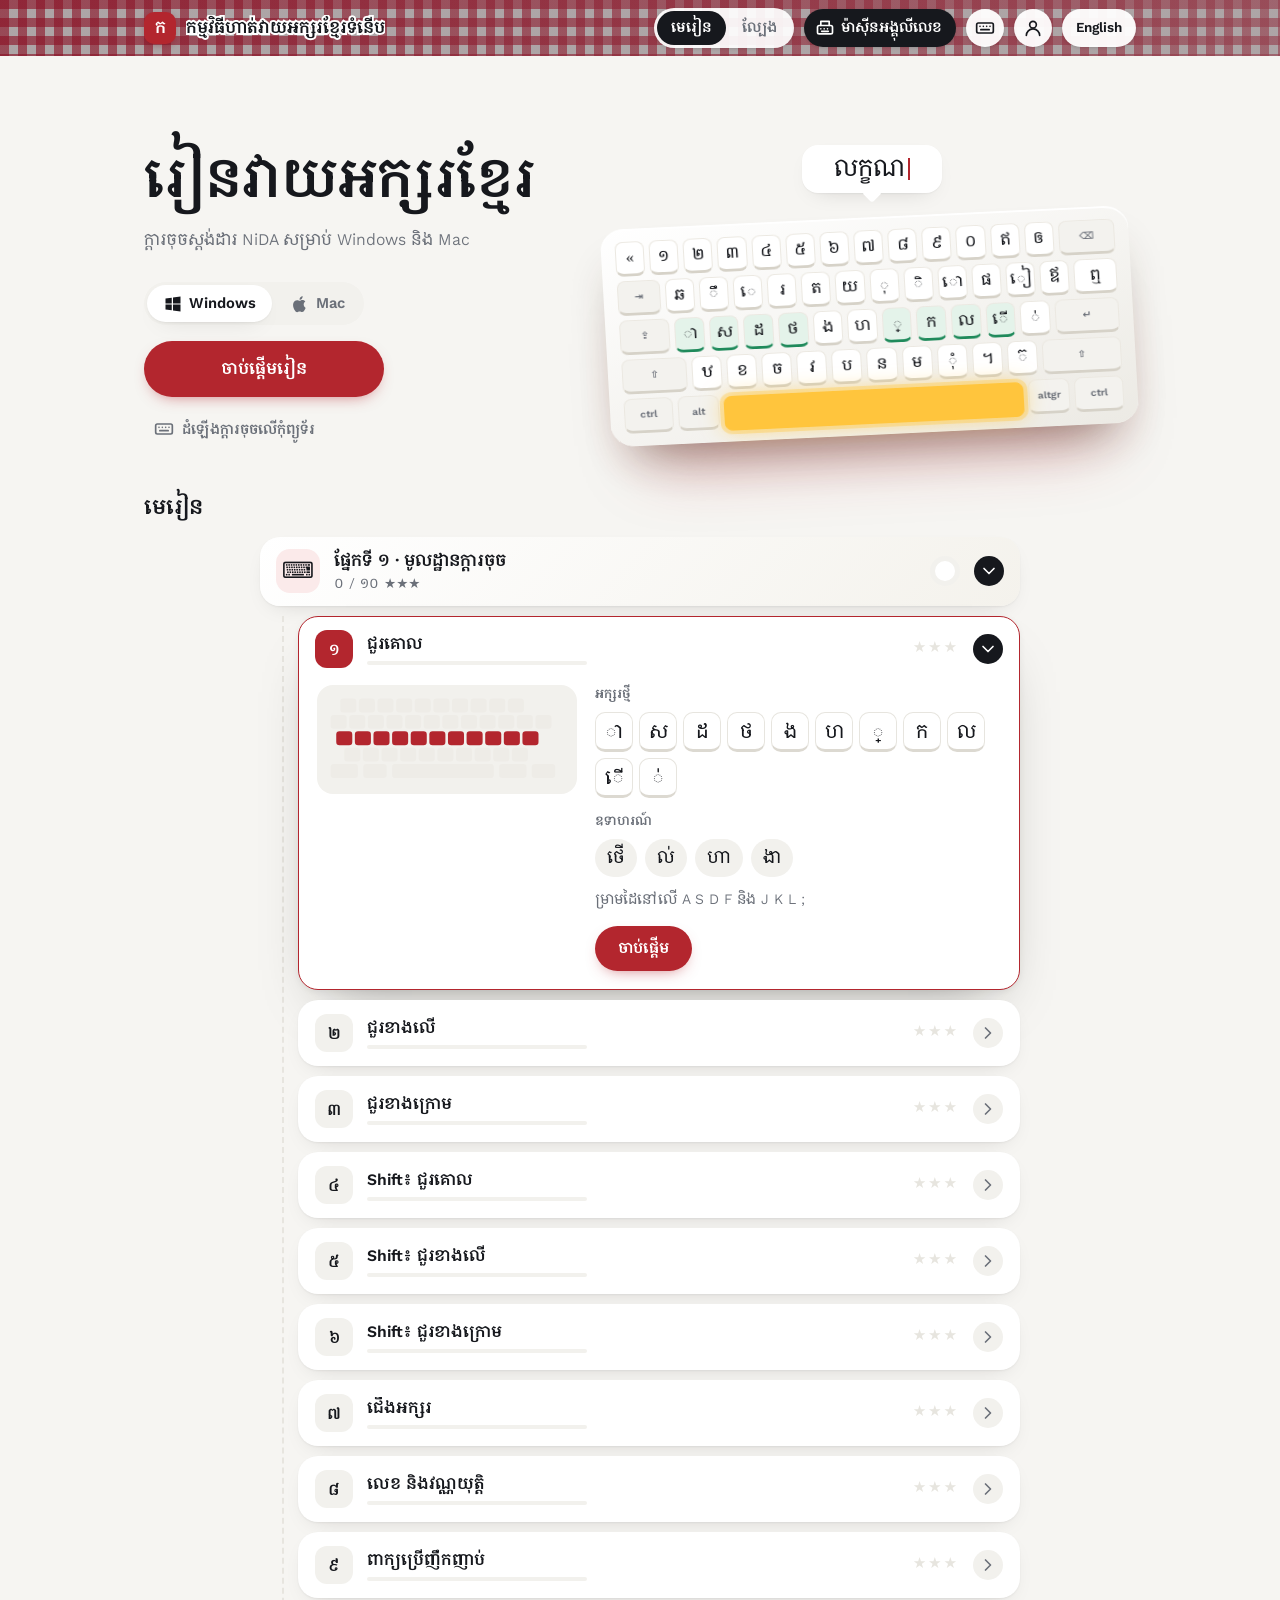
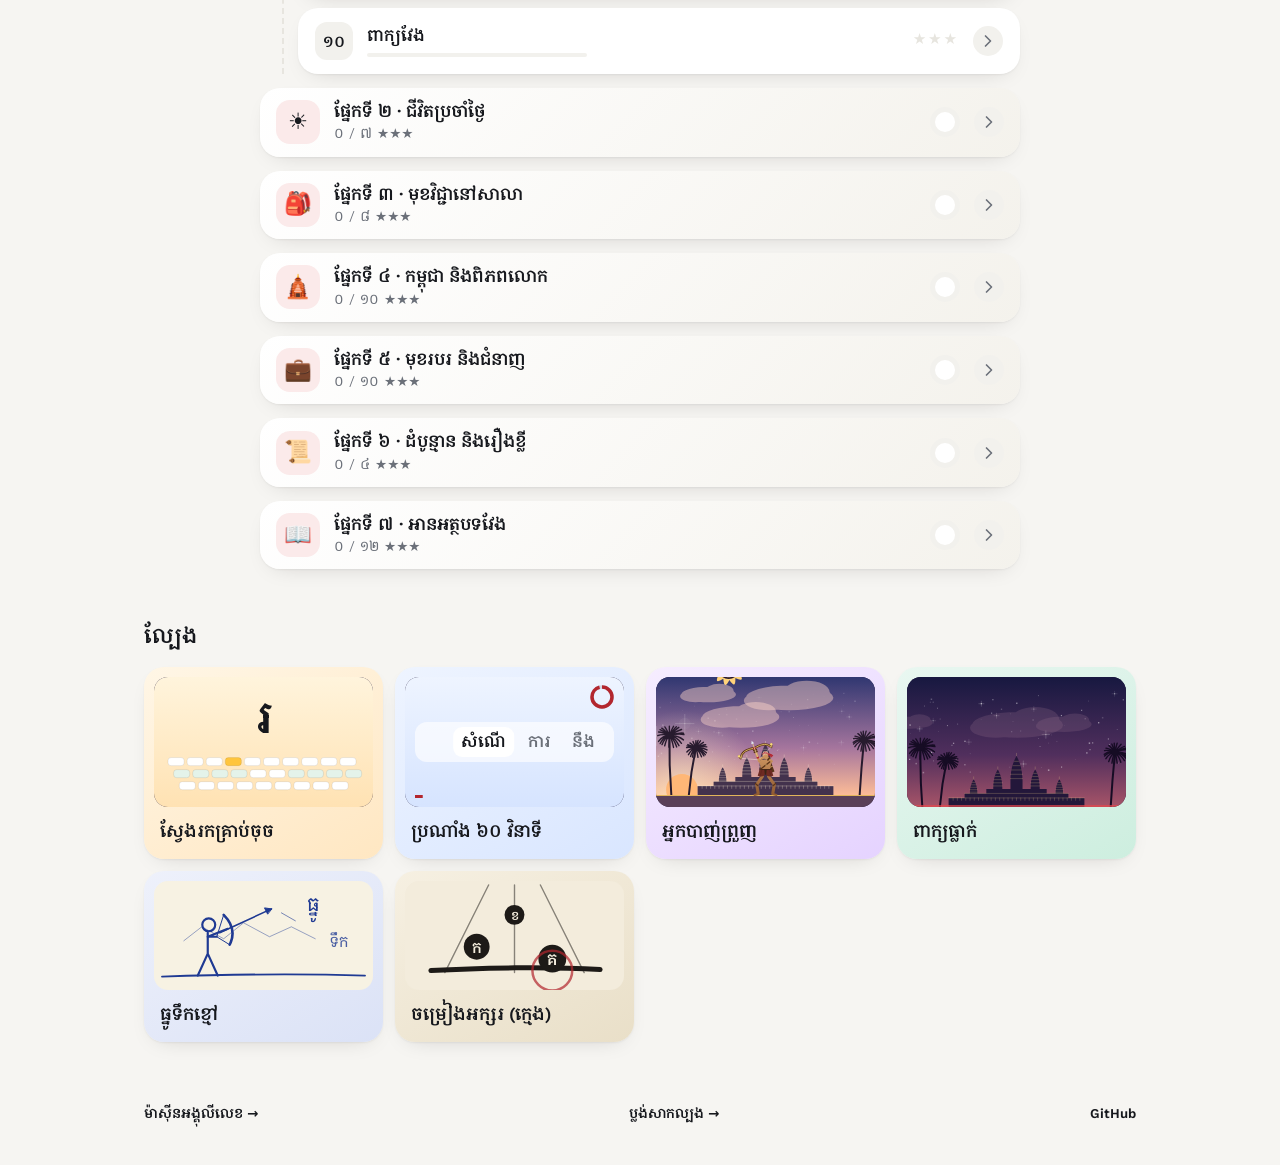
<file: docs/nida.html>
<!doctype html>
<html lang="km">
<head>
<meta charset="utf-8">
<meta name="viewport" content="width=device-width, initial-scale=1">
<title>កម្មវិធីហាត់វាយអក្សរខ្មែរទំនើប</title>
<meta http-equiv="refresh" content="0; url=./">
<link rel="canonical" href="./">
<script>location.replace("./"+location.hash)</script>
</head>
<body><p><a href="./">កម្មវិធីហាត់វាយអក្សរខ្មែរទំនើប →</a></p></body>
</html>
</file>
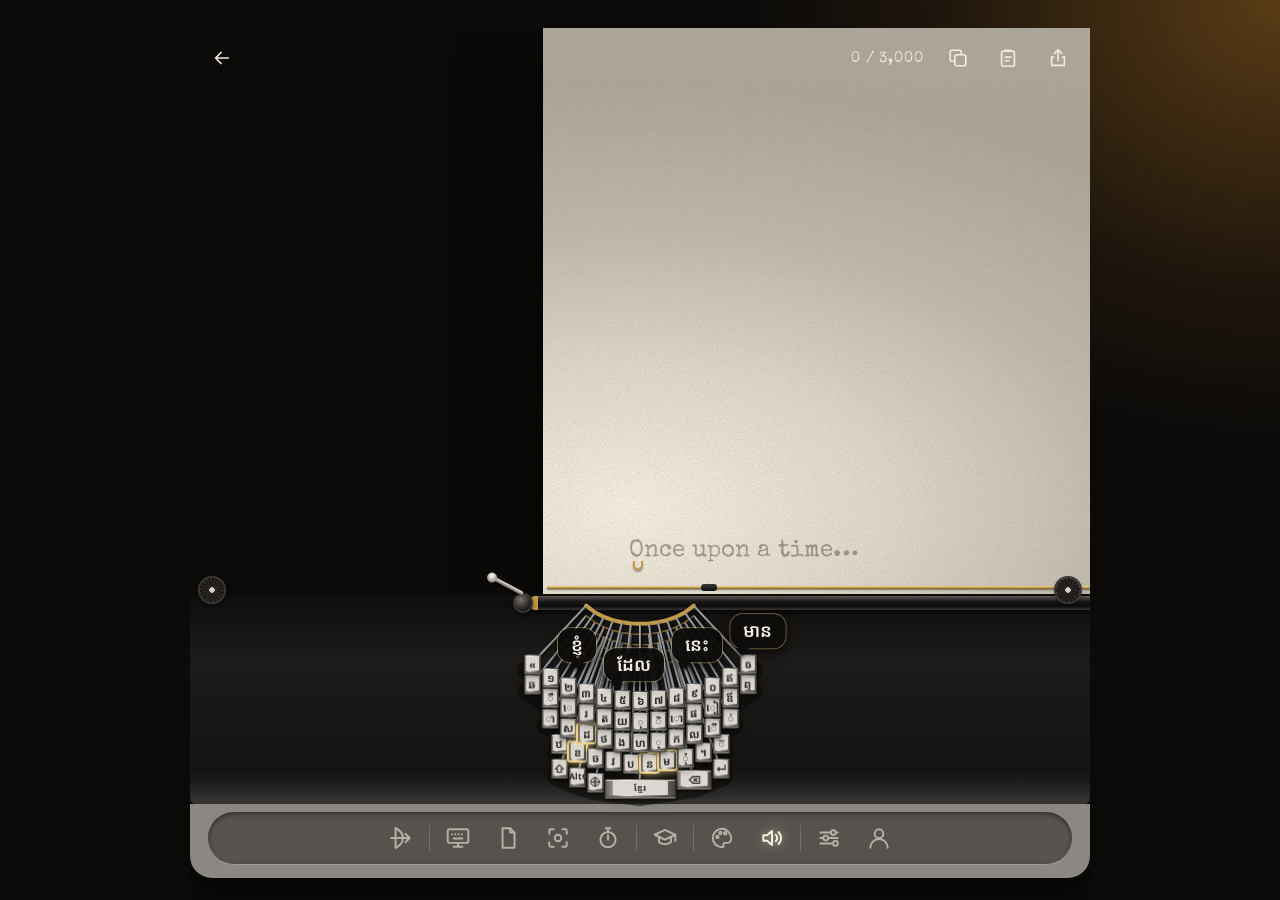
<file: docs/typewriter.html>
<!doctype html>
<html lang="km">
<head>
<meta charset="utf-8">
<meta name="viewport" content="width=device-width, initial-scale=1, maximum-scale=1, user-scalable=no, viewport-fit=cover">
<title>ម៉ាស៊ីនអង្គុលីលេខ · Typewriter</title>
<meta name="theme-color" content="#0b0a09">
<link rel="icon" type="image/png" sizes="192x192" href="icons/icon-192.png">
<link rel="apple-touch-icon" href="icons/apple-touch-icon.png">
<link rel="stylesheet" href="https://fonts.googleapis.com/css2?family=Special+Elite&family=Inter:wght@400;500;600&family=Noto+Serif:wght@400;600&family=Noto+Sans:wght@400;600&family=Noto+Serif+Khmer:wght@400;600&family=Noto+Sans+Khmer:wght@400;600&family=Kantumruy+Pro:wght@400;500&family=Battambang:wght@400;700&family=Fasthand&display=swap">
<style>
/* Khmer is bundled with the site, so it renders even if Google Fonts is unreachable */
@font-face{font-family:"Noto Serif Khmer Local";src:url(fonts/NotoSerifKhmer-400.woff2) format("woff2");font-weight:400;font-display:swap;unicode-range:U+1780-17FF,U+19E0-19FF,U+200C-200D,U+25CC}
@font-face{font-family:"Noto Serif Khmer Local";src:url(fonts/NotoSerifKhmer-600.woff2) format("woff2");font-weight:600 700;font-display:swap;unicode-range:U+1780-17FF,U+19E0-19FF,U+200C-200D,U+25CC}
:root{box-sizing:border-box;padding-top:env(safe-area-inset-top,0px);padding-bottom:env(safe-area-inset-bottom,0px)}
body{margin:0;font-size:14px}
img{max-width:100%}
/* Layout: one dark room; a single device column stacked paper → carriage rail → tool strip → keys. */
:root{
  color-scheme:dark;
  --room:#0b0a09; --candle:#f29a2e;
  --paper-dim:#aca69a; --paper-lit:#f4eedd; --paper-flat:#d8d2c3;
  --ink:#26211d; --hud:#f2ecdc; --hud-flat:#4a453f;
  --chassis:#8b8782; --well:#56534f; --tool:#b5b0a4; --tool-on:#f6f1e1;
  --kb:#4d4b49; --key:#8f8c89; --key-fn:#716e6b; --key-space:#a8a5a1; --key-down:#cbc7c1; --key-text:#ffffff;
  --panel:#262422; --panel-line:#3b3835; --panel-text:#ece6d6; --panel-mute:#a39d90;
  --rail:#1f1e1c; --head:#e8e1ce; --accent:#f0a23a;
  --face:"Special Elite","Courier Prime","Courier New",Courier,monospace;
  --ui:Inter,system-ui,-apple-system,"Segoe UI",sans-serif;
  --size:18px; --kh:clamp(36px,6.2vh,52px);
}
html,body{height:100%;margin:0}
[hidden]{display:none!important}
html{height:var(--app-h,100%);box-sizing:border-box}
*,*::before,*::after{box-sizing:inherit}
body{background:var(--room);color:var(--panel-text);font-family:var(--ui);overflow:hidden;
  background-image:radial-gradient(60vmax 50vmax at 100% 0%,rgba(242,154,46,.34),rgba(242,154,46,.08) 45%,transparent 70%)}
button{font:inherit;color:inherit;background:none;border:0;padding:0;cursor:pointer;-webkit-tap-highlight-color:transparent}
button:focus-visible,select:focus-visible,input:focus-visible{outline:2px solid var(--accent);outline-offset:2px}
.slug b svg.i{position:absolute;left:-.55em;top:-.55em;width:1.1em;height:1.1em;stroke-width:1.9} /* the head's label sits on a zero-size point at the middle of the face */
svg.i{width:22px;height:22px;fill:none;stroke:currentColor;stroke-width:1.8;stroke-linecap:round;stroke-linejoin:round;display:block}

.device{position:relative;height:100%;display:flex;flex-direction:column;overflow:hidden;background:var(--chassis);--hx:30%}
@media (min-width:900px) and (min-height:640px){
  body{display:grid;place-items:center}
  .device{width:min(780px,94vw);height:min(94%,940px);border-radius:40px;border:10px solid #141312;
    box-shadow:0 30px 80px rgba(0,0,0,.7),0 0 0 1px #2a2826}
}

*{touch-action:manipulation} /* no double-tap zoom anywhere: a quick second tap on a key is a letter */
/* paper */
.paper{position:relative;flex:1;min-height:0;overflow:hidden;
  background:radial-gradient(ellipse 70% 60% at 50% 100%,color-mix(in srgb,var(--chassis) 70%,#000),color-mix(in srgb,var(--chassis) 35%,#000) 70%)}
/* like a real machine, the print point stays still in the middle and the page rides the carriage past it:
   one step left for each letter, and a long slide back on a new line (--tx is set by follow) */
.page{position:absolute;top:0;bottom:0;left:0;right:0;margin-inline:auto;background:var(--paper-dim);transition:background .4s;
  transform:translateX(var(--tx,0px));box-shadow:0 0 0 1px rgba(0,0,0,.35),0 0 40px rgba(0,0,0,.55)}
.page.step{transition:background .4s,transform .07s cubic-bezier(.3,.7,.4,1) .1s}
.page.ret{transition:background .4s,transform .42s cubic-bezier(.55,0,.25,1)}
.light{position:absolute;inset:0;pointer-events:none;transition:opacity .4s;font-size:var(--size,18px);
  /* the pool of light sits just above the line being typed and drifts only part of the way with the carriage (--sx) */
  background:radial-gradient(ellipse 110% 85% at var(--sx,50%) calc(var(--anchor,80%) - 2.6em),
    var(--paper-lit) 0%,color-mix(in srgb,var(--paper-lit) 68%,var(--paper-dim)) 30%,color-mix(in srgb,var(--paper-lit) 26%,var(--paper-dim)) 58%,var(--paper-dim) 88%)}
/* light modes */
[data-light=flash] .page{background:color-mix(in srgb,var(--paper-dim) 64%,#000)}
[data-light=flash] .light{background:radial-gradient(circle clamp(120px,34vmin,220px) at var(--lx,50%) var(--ly,70%),
  var(--paper-lit) 0%,var(--paper-lit) 26%,color-mix(in srgb,var(--paper-lit) 62%,transparent) 52%,color-mix(in srgb,var(--paper-lit) 18%,transparent) 78%,transparent 100%)}
[data-light=beam] .page{background:color-mix(in srgb,var(--paper-dim) 70%,#000)}
/* the beam rises from the type head and leans toward the middle of the page (--tilt), with soft edges */
[data-light=beam] .light{background:conic-gradient(from calc(-62deg + var(--tilt,0deg)) at var(--hx) calc(var(--anchor,80%) + 40px),
  transparent 0deg,color-mix(in srgb,var(--paper-lit) 50%,transparent) 16deg,var(--paper-lit) 34deg,var(--paper-lit) 90deg,color-mix(in srgb,var(--paper-lit) 50%,transparent) 108deg,transparent 124deg,transparent 360deg);
  -webkit-mask-image:radial-gradient(circle at var(--hx) var(--anchor,80%),#000 0,#000 24%,rgba(0,0,0,.55) 56%,transparent 96%);
  mask-image:radial-gradient(circle at var(--hx) var(--anchor,80%),#000 0,#000 24%,rgba(0,0,0,.55) 56%,transparent 96%)}
/* candle: a steady flame, about 1900 K. Paper nearest the flame is a pale amber, deepening to orange-brown, with warm dark beyond */
[data-light=candle] .page{background:color-mix(in srgb,var(--paper-dim) 46%,#170a02)}
[data-light=candle] .light{background:radial-gradient(ellipse 135% 96% at 76% calc(var(--anchor,80%) * .5),
  color-mix(in srgb,var(--paper-lit) 70%,#ffc27a) 0%,color-mix(in srgb,var(--paper-lit) 52%,#ffa64d) 20%,color-mix(in srgb,var(--paper-lit) 30%,#e8852b) 44%,color-mix(in srgb,#b85f1c 34%,transparent) 70%,transparent 96%)}
[data-light=room] .page{background:var(--paper-flat)}
[data-light=room] .light,[data-light=off] .light{opacity:0}
[data-light=room]{--hud:var(--hud-flat)}
[data-light=off] .page{background:color-mix(in srgb,var(--paper-dim) 80%,#000)}
/* type slug stamping the page */
.strike{position:absolute;z-index:1;width:.62em;height:1.25em;border-radius:2px;background:var(--ink);opacity:0;pointer-events:none;font-size:var(--size)}
.scroll{position:absolute;inset:0;overflow-y:auto;scrollbar-width:none;overscroll-behavior:contain;cursor:text;
  -webkit-mask-image:linear-gradient(to bottom,transparent 0,#000 78px);mask-image:linear-gradient(to bottom,transparent 0,#000 78px)}
.scroll::-webkit-scrollbar{display:none}
/* a faint paper grain that belongs to the sheet, so a line feed reads as the paper itself rolling up */
.scroll{background-image:url("data:image/svg+xml,%3Csvg xmlns='http://www.w3.org/2000/svg' width='200' height='200'%3E%3Cfilter id='n'%3E%3CfeTurbulence type='fractalNoise' baseFrequency='1.1' numOctaves='1' stitchTiles='stitch'/%3E%3CfeColorMatrix values='0 0 0 0 .3 0 0 0 0 .25 0 0 0 0 .18 0 0 0 .55 -.2'/%3E%3C/filter%3E%3Crect width='100%25' height='100%25' filter='url(%23n)'/%3E%3C/svg%3E");background-size:200px 200px;background-attachment:local}
.focus .scroll{
  -webkit-mask-image:linear-gradient(to bottom,transparent 0,rgba(0,0,0,.14) 60px,rgba(0,0,0,.14) calc(var(--anchor) - 5.2em),#000 calc(var(--anchor) - 2.4em));
  mask-image:linear-gradient(to bottom,transparent 0,rgba(0,0,0,.14) 60px,rgba(0,0,0,.14) calc(var(--anchor) - 5.2em),#000 calc(var(--anchor) - 2.4em))}
.sheet{padding-inline:clamp(24px,10%,96px);font-size:var(--size)}
.grow{display:grid}
.grow>*{grid-area:1/1;min-width:0}
.txt{font-family:var(--face);font-size:1em;line-height:1.75;letter-spacing:normal;font-variant-ligatures:normal;font-feature-settings:normal;text-rendering:optimizeLegibility;white-space:pre-wrap;overflow-wrap:break-word;
  tab-size:4;margin:0;padding:0;border:0;color:var(--ink)}
.mirror{visibility:hidden;pointer-events:none}
/* the words are drawn by .show (a plain block shapes Khmer reliably); the textarea on top only takes input and shows the caret */
.show{pointer-events:none;opacity:.93}
/* typewriter faces: rough edges and uneven ink, as if struck through a ribbon */
.inked .show{filter:url(#ink);opacity:1}
.inked.heavy .show{filter:url(#ink2);font-weight:700}
textarea.txt{background:transparent;outline:0;resize:none;overflow:hidden;width:100%;height:100%;caret-color:#8e2420;
  color:transparent;-webkit-text-fill-color:transparent;-webkit-appearance:none;appearance:none;border-radius:0}
textarea.txt::placeholder{color:var(--ink);-webkit-text-fill-color:var(--ink);opacity:.38}
textarea.txt::selection{background:rgba(240,162,58,.45);color:transparent}

.hud{position:absolute;inset:0 0 auto 0;z-index:3;display:flex;align-items:center;gap:6px;padding:8px 10px;color:var(--hud);pointer-events:none}
.hud>*{pointer-events:auto}
.hud .sp{flex:1;pointer-events:none}
.hb{width:44px;height:44px;display:grid;place-items:center;border-radius:12px}
.count{font-family:var(--face);font-size:15px;letter-spacing:.06em;padding:10px 6px;font-variant-numeric:tabular-nums}
.clock{font-family:var(--face);font-size:15px;letter-spacing:.06em;color:var(--accent);font-variant-numeric:tabular-nums;
  background:rgba(20,18,16,.55);padding:4px 9px;border-radius:999px}
.toast{position:absolute;left:50%;top:58px;transform:translate(-50%,-6px);z-index:4;max-width:min(86%,420px);text-align:center;
  background:rgba(22,20,18,.92);color:var(--panel-text);font-size:13.5px;line-height:1.35;padding:8px 14px;border-radius:14px;
  opacity:0;pointer-events:none;transition:opacity .2s,transform .2s}
.toast.show{opacity:1;transform:translate(-50%,0)}

/* carriage rail */
/* the machine under the paper, drawn from above as the typist sees it. The carriage (platen roller, paper bail,
   knobs and return lever) rides with the page; the typebar basket, type guide and ribbon spools stay put */
.rail{position:relative;height:50px;flex:none;z-index:2;--brass:#c39a45;
  background:linear-gradient(#0e0d0c,#1d1b19 30%,#141311 85%,color-mix(in srgb,var(--chassis) 40%,#000))}
.carriage{position:absolute;left:-30px;right:-30px;top:0;height:18px;z-index:2;pointer-events:none;transform:translateX(var(--tx,0px))}
.rail.step .carriage{transition:transform .07s cubic-bezier(.3,.7,.4,1) .1s}
.rail.ret .carriage{transition:transform .42s cubic-bezier(.55,0,.25,1)}
.platen{position:absolute;left:18px;right:18px;top:2px;height:14px;border-radius:4px;
  background:linear-gradient(90deg,var(--brass) 0 7px,transparent 7px calc(100% - 7px),var(--brass) calc(100% - 7px)),
    linear-gradient(#5d5954,#1b1a19 38%,#0a0a09 72%,#3a3733);box-shadow:0 3px 5px rgba(0,0,0,.6)}
.knob{position:absolute;top:-1px;width:20px;height:20px;border-radius:50%;
  background:radial-gradient(circle at 38% 32%,#77716a,#232120 55%,#0b0b0a);box-shadow:0 2px 4px rgba(0,0,0,.6),inset 0 0 0 1.5px #3c3935}
.knob.l{left:0}.knob.r{right:0}
.bail{position:absolute;left:34px;right:34px;top:-8px;height:3px;border-radius:2px;
  background:linear-gradient(#f3dc9c,var(--brass) 55%,#6e5424);box-shadow:0 1px 2px rgba(0,0,0,.45)}
.bail b{position:absolute;top:-2px;width:16px;height:7px;border-radius:3px;background:linear-gradient(#3a3734,#0d0d0c)}
.bail b:first-child{left:20%}.bail b:last-child{right:20%}
.lever{position:absolute;left:6px;top:-2px;width:34px;height:4px;border-radius:2px;transform-origin:100% 50%;transform:translateX(-30px) rotate(28deg);
  background:linear-gradient(#f4f1ea,#9a958c 60%,#5d5953);box-shadow:0 1px 2px rgba(0,0,0,.5)}
.lever::before{content:"";position:absolute;left:-6px;top:-3px;width:10px;height:10px;border-radius:50%;background:radial-gradient(circle at 40% 35%,#fff,#a19c93 60%,#55514c)}
/* fixed parts, centred on the print point */
.spool{position:absolute;top:var(--spt,19px);width:24px;height:24px;margin-left:-12px;border-radius:50%;z-index:3;pointer-events:none;
  left:calc(var(--cx,var(--rx,50%)) + var(--sp));transform:rotate(var(--spin,0deg));transition:transform .12s ease-out;
  background:radial-gradient(circle,#d7d1c6 0 2.5px,#26231f 3px 5px,transparent 5.5px),repeating-conic-gradient(#191715 0 10deg,#2a2724 10deg 20deg);
  box-shadow:0 0 0 2px #3b3834,0 2px 5px rgba(0,0,0,.6)}
.head{position:absolute;top:calc(var(--py,-40px) + 18px);left:var(--rx,50%);width:0;height:0;z-index:4}
/* the type guide, a small brass fork at the print point */
.head::before{content:"";position:absolute;left:-7px;top:-5px;width:10px;height:9px;border:2px solid var(--brass);border-top:0;border-radius:0 0 5px 5px;
  box-shadow:0 2px 2px rgba(0,0,0,.4)}
/* the typebar basket: one bar for every key, fanned out in a half ring in front of the platen. Each bar pivots
   on the brass segment halfway along, so when its key is struck it whips up over the segment and lands, face
   first, on the print point where all the bars meet. Built by buildBars() */
.fixedpaper .head{transition:left .09s cubic-bezier(.3,.7,.4,1)}
.fixedpaper .fan{left:var(--cx,var(--rx,50%))} /* with a fixed page the keys and typebars stay put; only the guide travels */
.fan{position:absolute;left:var(--rx,50%);top:var(--py,-14px);width:0;height:0;z-index:3;pointer-events:none}
.fan svg{position:absolute;overflow:visible}
.tbar{position:absolute;left:0;top:0;width:0;height:0}
.arm{position:absolute;top:0;transform-style:preserve-3d;transform-origin:50% var(--pv)}
.arm::before{content:"";position:absolute;left:50%;top:var(--pv);bottom:calc(var(--sh) - 2px);width:2px;margin-left:-1px;border-radius:1px;
  /* brushed steel: dark edge, a bright line where the light catches it, a cooler grey back, and a soft shadow on the basket */
  background:linear-gradient(90deg,#3f4246 0%,#b9bdc1 30%,#f4f5f6 45%,#a3a7ac 62%,#4a4d51 100%);
  box-shadow:1px 1px 0 rgba(0,0,0,.35),2px 2px 3px rgba(0,0,0,.45)}
.tbar.hot .arm::before{box-shadow:none}
.slug{position:absolute;left:0;right:0;bottom:0;height:var(--sh);border-radius:2px;display:grid;place-items:center;transform:rotateX(0deg) rotate(var(--up));
  /* the first type head's look: a steel rim lit from the left, a pale face plate inside it, a bright line along the top edge,
     a thin edge below for its thickness and a soft shadow on the rest pad */
  background:linear-gradient(90deg,#5f5c58 0%,#eeebe5 30%,#aba7a1 55%,#474441 100%);
  box-shadow:inset 0 0 0 .5px #2f2d2b,0 1px 0 #7d7973,0 2px 0 #4f4c48,0 3px 3px rgba(0,0,0,.5),0 5px 7px rgba(0,0,0,.26)}
.slug::before{content:"";position:absolute;inset:10% 11%;border-radius:1px;background:#dcd8d1}
.slug::after{content:"";position:absolute;left:.5px;right:.5px;top:.5px;height:6%;min-height:1px;border-radius:1px;background:rgba(255,255,255,.6)}
.slug b{position:relative;font:700 var(--lf)/1 "Noto Sans Khmer","Noto Sans",var(--ui);color:#2f2d2b;
  backface-visibility:hidden;-webkit-backface-visibility:hidden;white-space:nowrap}
.tbar.hot{z-index:5}
/* off the rest pad it casts no shadow while it flies and hits */
.tbar.hot .slug{box-shadow:inset 0 0 0 .5px #2f2d2b,0 1px 0 #7d7973,0 2px 0 #4f4c48}
/* black keys: the same heads in black enamel with pale letters */
[data-keys=black] .slug{background:linear-gradient(90deg,#0b0b0c 0%,#4a4b4f 28%,#222326 55%,#040404 100%);
  box-shadow:inset 0 0 0 .5px #000,0 1px 0 #55575b,0 2px 0 #1a1a1c,0 3px 3px rgba(0,0,0,.6),0 5px 7px rgba(0,0,0,.35)}
[data-keys=black] .slug::before{background:#18181a}
[data-keys=black] .slug::after{background:rgba(255,255,255,.28)}
[data-keys=black] .slug b{color:#f1ede4}
/* the small second letter in a key's corner (flick up to type it) */
.slug i.hn{position:absolute;top:1px;right:2px;z-index:2;font:600 calc(var(--lf)*.42)/1 "Noto Sans Khmer","Noto Sans",var(--ui);font-style:normal;color:#2f2d2b;opacity:.62;pointer-events:none}
[data-keys=black] .slug i.hn{color:#f1ede4}[data-keys=pen] .slug i.hn{color:#1f3a93}[data-keys=kid] .slug i.hn{color:#2b0f45}[data-keys=teen] .slug i.hn{color:#f2f6ff}
[data-keys=black] .tbar.hot .slug{box-shadow:inset 0 0 0 .5px #000,0 1px 0 #55575b,0 2px 0 #1a1a1c}
[data-keys=black] .slug.on{background:linear-gradient(90deg,#6e5424 0%,#f0d58a 30%,#c39a45 55%,#5e4619 100%)}
[data-keys=black] .slug.on b{color:#2f2d2b}
/* ballpoint pen: the whole machine drawn in blue pen on paper. Keys are hand-drawn outlines with a second, lighter pass of the
   pen, the type bars are single pen lines, and the basket, platen, knobs and spools are sketched rather than metal */
[data-keys=pen] .rail{--brass:#1f3a93;background:#f3eee0}
[data-keys=pen] .rail::before{content:"";position:absolute;inset:0;pointer-events:none;opacity:.6;background-image:url("data:image/svg+xml,%3Csvg xmlns='http://www.w3.org/2000/svg' width='200' height='200'%3E%3Cfilter id='n'%3E%3CfeTurbulence type='fractalNoise' baseFrequency='1.1' numOctaves='1' stitchTiles='stitch'/%3E%3CfeColorMatrix values='0 0 0 0 .3 0 0 0 0 .25 0 0 0 0 .18 0 0 0 .55 -.2'/%3E%3C/filter%3E%3Crect width='100%25' height='100%25' filter='url(%23n)'/%3E%3C/svg%3E")}
[data-keys=pen] .slug{background:#fbf8ef;border-radius:5px 7px 4px 8px/7px 4px 8px 5px;
  box-shadow:inset 0 0 0 1.4px #1f3a93,1.5px 1.2px 0 -.2px rgba(31,58,147,.35)}
[data-keys=pen] .slug::before,[data-keys=pen] .slug::after{display:none}
[data-keys=pen] .slug b{color:#1f3a93;font-weight:600}
[data-keys=pen] .tbar.hot .slug{background:#e3e9fb;box-shadow:inset 0 0 0 1.6px #1f3a93}
[data-keys=pen] .slug.on{background:#1f3a93}[data-keys=pen] .slug.on b{color:#fbf8ef}
[data-keys=pen] .slug.down{background:#dfe6fa}
[data-keys=pen] .arm::before{width:1.3px;margin-left:-.65px;background:#1f3a93;opacity:.55;box-shadow:none}
[data-keys=pen] .fan svg path[stroke="#0b0a09"]{stroke:#1f3a93;opacity:.06}
[data-keys=pen] .platen{background:#fbf8ef;box-shadow:inset 0 0 0 1.4px #1f3a93,0 2px 0 -.5px rgba(31,58,147,.3)}
[data-keys=pen] .knob{background:#fbf8ef;box-shadow:inset 0 0 0 1.4px #1f3a93,inset 0 0 0 5px #fbf8ef,inset 0 0 0 6.2px rgba(31,58,147,.55)}
[data-keys=pen] .bail{background:#1f3a93;box-shadow:none;height:1.6px}[data-keys=pen] .bail b{background:#fbf8ef;box-shadow:inset 0 0 0 1.2px #1f3a93}
[data-keys=pen] .lever{background:#1f3a93;height:1.6px;box-shadow:none}[data-keys=pen] .lever::before{background:#fbf8ef;box-shadow:inset 0 0 0 1.3px #1f3a93}
[data-keys=pen] .spool{background:radial-gradient(circle,#1f3a93 0 2px,transparent 2.5px),repeating-conic-gradient(#fbf8ef 0 14deg,rgba(31,58,147,.5) 14deg 18deg);box-shadow:0 0 0 1.4px #1f3a93}
[data-keys=pen] .head::before{box-shadow:none}
/* kids: candy-coloured round keys, one colour per row, on a sunny polka-dot mat */
[data-keys=kid] .rail{--brass:#ff4f9a;background:radial-gradient(circle,#ffc21a 0 2.4px,transparent 3px) 0 0/22px 22px,radial-gradient(circle,#4fb8ff 0 2.4px,transparent 3px) 11px 11px/22px 22px,#fff1c9}
[data-keys=kid] .slug{border-radius:22%;background:var(--kc,#ffd1e3);box-shadow:inset 0 -3px 0 rgba(0,0,0,.08),0 3px 0 var(--kd,#f39ac0),0 5px 8px rgba(120,60,120,.18)}
[data-keys=kid] .slug::before{display:none}
[data-keys=kid] .slug::after{left:18%;right:45%;top:12%;height:12%;border-radius:9px;background:rgba(255,255,255,.75)}
[data-keys=kid] .slug b{color:#2b0f45;font-weight:800}
/* bright, full colours, one per row, with a deeper edge of the same colour */
[data-keys=kid] .tbar[data-r="0"]{--kc:#ff7fb8;--kd:#d6337c}[data-keys=kid] .tbar[data-r="1"]{--kc:#ffd02e;--kd:#d99a00}
[data-keys=kid] .tbar[data-r="2"]{--kc:#6fe06a;--kd:#2f9e2b}[data-keys=kid] .tbar[data-r="3"]{--kc:#5cc4ff;--kd:#1f86cf}
[data-keys=kid] .tbar[data-r="4"]{--kc:#b48cff;--kd:#7446d8}[data-keys=kid] .tbar[data-r="5"]{--kc:#ff9a4d;--kd:#d9620f}
[data-keys=kid] .tbar.hot .slug{box-shadow:inset 0 -3px 0 rgba(0,0,0,.08),0 1px 0 var(--kd)}
[data-keys=kid] .slug.on{background:#ff7eb6}[data-keys=kid] .slug.on b{color:#fff}
/* older kids: dark slate keys with a neon edge, one colour per row, on a dark grid mat */
[data-keys=teen] .rail{--brass:#3df0ff;background:linear-gradient(rgba(61,240,255,.06) 1px,transparent 1px) 0 0/18px 18px,linear-gradient(90deg,rgba(61,240,255,.06) 1px,transparent 1px) 0 0/18px 18px,#121421}
[data-keys=teen] .slug{border-radius:14%;background:linear-gradient(#262b42,#1a1d2e);box-shadow:inset 0 0 0 1.6px var(--nc,#3df0ff),0 0 8px -1px var(--nc,#3df0ff),0 3px 0 #0a0b13}
[data-keys=teen] .slug::before{display:none}[data-keys=teen] .slug::after{left:12%;right:12%;top:8%;height:6%;background:rgba(255,255,255,.12)}
[data-keys=teen] .slug b{color:#f2f6ff;font-weight:800;text-shadow:0 0 6px var(--nc,#3df0ff)}
[data-keys=teen] .tbar[data-r="0"]{--nc:#ff4fd8}[data-keys=teen] .tbar[data-r="1"]{--nc:#ffb21f}[data-keys=teen] .tbar[data-r="2"]{--nc:#7dff6b}
[data-keys=teen] .tbar[data-r="3"]{--nc:#3df0ff}[data-keys=teen] .tbar[data-r="4"]{--nc:#a98bff}[data-keys=teen] .tbar[data-r="5"]{--nc:#ff7a59}
[data-keys=teen] .tbar.hot .slug{background:#2f3555;box-shadow:inset 0 0 0 2px var(--nc),0 0 16px 2px var(--nc)}
[data-keys=teen] .slug.on{background:var(--nc,#3df0ff)}[data-keys=teen] .slug.on b{color:#121421;text-shadow:none}
/* the toolbar wears the same look as the keys: blue pen on paper, a sunny candy bar for young kids, neon on slate for older kids */
[data-keys=pen] .chassis{background:#f3eee0;--tool:rgba(31,58,147,.72);--tool-on:#1f3a93}
[data-keys=pen] .tools{background:#fbf8ef;box-shadow:inset 0 0 0 1.5px #1f3a93,1.5px 1.5px 0 -.3px rgba(31,58,147,.3);border-radius:255px 22px 225px 22px/22px 225px 22px 255px}
[data-keys=pen] .tools .div{background:rgba(31,58,147,.35)}
[data-keys=pen] .tb.on{filter:none}[data-keys=pen] .tb.main.on{background:rgba(31,58,147,.1);box-shadow:inset 0 0 0 1.3px #1f3a93}
[data-keys=pen] .tb.open{background:rgba(31,58,147,.12)}[data-keys=pen] .tb.spd{border-color:rgba(31,58,147,.45)}
[data-keys=pen] .tb.main{font-family:Fasthand,"Noto Sans Khmer",cursive;font-weight:400;font-size:16px}
[data-keys=kid] .chassis{background:radial-gradient(circle,#ffc21a 0 2.4px,transparent 3px) 0 0/22px 22px,radial-gradient(circle,#4fb8ff 0 2.4px,transparent 3px) 11px 11px/22px 22px,#fff1c9;--tool:#7446d8;--tool-on:#d6337c}
[data-keys=kid] .tools{background:#fff;box-shadow:0 3px 0 #f39ac0,inset 0 0 0 2px #ff7fb8}
[data-keys=kid] .tools .div{background:#ffd1e3}
[data-keys=kid] .tb.on{filter:none}[data-keys=kid] .tb.main{font-weight:800}
[data-keys=kid] .tb.main.on{background:#ff7fb8;color:#fff;box-shadow:0 3px 0 #d6337c}
[data-keys=kid] .tb.kidb.on{background:#ffd02e;color:#2b0f45;box-shadow:0 3px 0 #d99a00}
[data-keys=kid] .tb.open{background:#ffe3ef}[data-keys=kid] .tb.spd{border-color:#b48cff}
[data-keys=teen] .chassis{background:linear-gradient(rgba(61,240,255,.06) 1px,transparent 1px) 0 0/18px 18px,linear-gradient(90deg,rgba(61,240,255,.06) 1px,transparent 1px) 0 0/18px 18px,#121421;--tool:#a9b4d6;--tool-on:#3df0ff}
[data-keys=teen] .tools{background:#1a1d2e;box-shadow:inset 0 0 0 1.5px #3df0ff,0 0 12px -2px #3df0ff}
[data-keys=teen] .tools .div{background:rgba(61,240,255,.3)}
[data-keys=teen] .tb.on{filter:drop-shadow(0 0 5px #3df0ff)}
[data-keys=teen] .tb.main.on{background:rgba(61,240,255,.12);box-shadow:inset 0 0 0 1.5px #3df0ff;filter:none;text-shadow:0 0 6px #3df0ff}
[data-keys=teen] .tb.kidb.on{color:#7dff6b;box-shadow:inset 0 0 0 1.5px #7dff6b;background:rgba(125,255,107,.1);text-shadow:0 0 6px #7dff6b}
[data-keys=teen] .tb.open{background:rgba(61,240,255,.12)}[data-keys=teen] .tb.spd{border-color:rgba(61,240,255,.4)}
[data-keys=teen] .arm::before{width:1.4px;background:#3df0ff;opacity:.35;box-shadow:0 0 4px #3df0ff}
[data-keys=teen] .fan svg path[stroke="#0b0a09"]{stroke:#3df0ff;opacity:.05}
[data-keys=teen] .platen{background:linear-gradient(#2a2f4a,#161827);box-shadow:inset 0 0 0 1.4px #3df0ff,0 0 10px rgba(61,240,255,.35)}
[data-keys=teen] .knob{background:radial-gradient(circle at 38% 32%,#4a5170,#161827);box-shadow:0 0 0 1.5px #ff4fd8}
[data-keys=teen] .spool{background:radial-gradient(circle,#3df0ff 0 2px,transparent 2.5px),repeating-conic-gradient(#1a1d2e 0 20deg,#ff4fd8 20deg 26deg);box-shadow:0 0 0 1.5px #3df0ff}
[data-keys=teen] .slug.hint{background:#f2f6ff;animation:thint .5s ease-in-out infinite alternate!important}
[data-keys=teen] .slug.hint b{color:#121421;text-shadow:none}
@keyframes thint{from{box-shadow:0 0 0 2px #fff,0 0 10px 3px var(--nc,#3df0ff)}to{box-shadow:0 0 0 3px #fff,0 0 22px 8px var(--nc,#3df0ff)}}
/* the key to press next: kids get a bright white key with a pulsing pink and gold glow; ballpoint keys a yellow highlighter mark */
[data-keys=kid] .slug.hint{background:#fff;animation:khint .55s ease-in-out infinite alternate!important}
[data-keys=kid] .slug.hint b{color:#ff2f7a}
@keyframes khint{from{box-shadow:0 0 0 3px #ff4f8b,0 0 8px 2px rgba(255,79,139,.55),0 3px 0 #ff4f8b}to{box-shadow:0 0 0 4px #ffb000,0 0 18px 7px rgba(255,176,0,.75),0 3px 0 #ffb000}}
[data-keys=pen] .slug.hint{background:#fff1a6;animation:phint .6s ease-in-out infinite alternate!important}
@keyframes phint{from{box-shadow:inset 0 0 0 1.6px #c8232c,0 0 0 0 rgba(200,35,44,0)}to{box-shadow:inset 0 0 0 2.2px #c8232c,0 0 12px 3px rgba(200,35,44,.45)}}
[data-keys=kid] .arm::before{width:2px;background:repeating-linear-gradient(#ff9ecb 0 5px,#ffd36b 5px 10px,#8fd4ff 10px 15px);box-shadow:none;opacity:.85}
[data-keys=kid] .fan svg path[stroke="#0b0a09"]{stroke:#ffb3d6;opacity:.12}
[data-keys=kid] .platen{background:linear-gradient(#ffb3d6,#ff8fc4);box-shadow:0 2px 0 #e66aa6}
[data-keys=kid] .knob{background:radial-gradient(circle at 38% 32%,#fff,#ffd36b 60%,#f5b02e)}
[data-keys=kid] .spool{background:radial-gradient(circle,#fff 0 2.5px,transparent 3px),repeating-conic-gradient(#ff9ecb 0 30deg,#8fd4ff 30deg 60deg,#ffd36b 60deg 90deg);box-shadow:0 0 0 2px #fff}


/* tool strip */
.chassis{position:relative;flex:none;padding:6px 8px 10px;background:var(--chassis)}
.tools{display:flex;align-items:center;gap:0;background:var(--well);border-radius:999px;padding:4px 10px;
  box-shadow:inset 0 2px 4px rgba(0,0,0,.45),0 1px 0 rgba(255,255,255,.18);overflow-x:auto;scrollbar-width:none}
.tools::-webkit-scrollbar{display:none}
.tb{flex:1 1 50px;max-width:50px;min-width:28px;height:44px;display:grid;place-items:center;border-radius:10px;color:var(--tool);transition:color .15s,transform .15s}
.tb.on{color:var(--tool-on);filter:drop-shadow(0 0 5px rgba(255,236,190,.55))}
.tb.open{background:rgba(0,0,0,.25);color:var(--tool-on)}
.tb.chev.on{filter:none}
.tools{justify-content:center}
.tools .gap{flex:none;width:0} /* the tools sit centred in the bar, most visibly in landscape */
.tb svg.i{width:26px;height:26px}
.tools .div{flex:none;width:1px;height:26px;background:rgba(255,255,255,.16);margin:0 3px}
.tb.main{flex:0 1 auto;max-width:none;width:auto;display:inline-flex;align-items:center;gap:7px;padding:0 16px;margin:0 3px;border-radius:999px;font:600 14px var(--ui),"Noto Sans Khmer";white-space:nowrap}
.tb.main.on{background:rgba(255,236,190,.14);filter:none}
.tb.kidb{font-size:13px}
.tb.spd{font-size:13px;color:var(--tool);border:1px solid rgba(255,255,255,.14)}
@media (max-width:400px){ /* narrow phones (many Androids are 360 px): slightly smaller tools so every one fits */
  .tb{min-width:25px}.tb svg.i{width:23px;height:23px}.tools .div{margin:0 2px}.tools{padding-inline:6px}.chassis{padding-inline:6px}.tb.main{padding:0 12px}}

.panel{position:absolute;left:12px;right:12px;bottom:calc(100% + 22px);z-index:6;background:var(--panel);color:var(--panel-text);
  border:1px solid var(--panel-line);border-radius:18px;padding:14px 16px 16px;box-shadow:0 16px 40px rgba(0,0,0,.55);
  max-height:min(62vh,440px);overflow-y:auto;font-size:14px}
.panel h4{margin:0 0 10px;font:600 11px var(--ui);letter-spacing:.12em;text-transform:uppercase;color:var(--panel-mute)}
.panel h4:not(:first-child){margin-top:16px}
.rowset{display:flex;flex-wrap:wrap;gap:8px}
.chip{min-height:40px;padding:0 14px;border-radius:999px;background:#35322f;border:1px solid var(--panel-line);font-weight:500}
a.chip{display:inline-flex;align-items:center;color:var(--panel-text);text-decoration:none;font-size:14px}
.chip.sel{background:var(--head);color:#221f1c;border-color:var(--head)}
.sw{width:40px;height:40px;border-radius:50%;border:2px solid var(--panel-line);background:var(--c)}
.sw.sel{border-color:var(--accent);box-shadow:0 0 0 2px var(--panel),0 0 0 4px var(--accent)}
.field{display:flex;align-items:center;justify-content:space-between;gap:14px;min-height:44px;border-top:1px solid var(--panel-line)}
.field:first-of-type{border-top:0}
.field label{flex:1}
.field small{display:block;color:var(--panel-mute);font-size:12px;margin-top:1px}
.field select,.field input[type=number]{font:inherit;color:var(--panel-text);background:#35322f;border:1px solid var(--panel-line);border-radius:10px;height:36px;padding:0 8px}
.field input[type=number]{width:92px}
.field input[type=range]{width:min(46%,180px);accent-color:var(--accent)}
.field input[type=checkbox]{width:22px;height:22px;accent-color:var(--accent)}

/* keys */
.kb{flex:none;background:var(--kb);padding:2px 6px calc(10px + env(safe-area-inset-bottom,0px));user-select:none;-webkit-user-select:none;touch-action:manipulation}
.sg-row{display:flex;height:36px}
.sg{flex:1;min-width:0;color:#f1ede4;font:600 15px var(--ui);overflow:hidden;text-overflow:ellipsis;white-space:nowrap;padding:0 6px}
.sg+.sg{border-left:1px solid rgba(255,255,255,.12)}
.krow{display:flex;gap:clamp(4px,1.1vw,7px);margin-top:clamp(6px,1.1vh,9px);justify-content:center}
.krow.in{padding-inline:5%}
.k{flex:1 1 0;min-width:0;height:var(--kh);border-radius:8px;background:var(--key);color:var(--key-text);font:400 clamp(18px,2.6vh,23px) var(--ui);
  display:grid;place-items:center;box-shadow:0 1.5px 0 rgba(0,0,0,.5)}
.k.fn{flex:1.45 1 0;background:var(--key-fn);font-size:15px;font-weight:500}
.k.space{flex:5.4 1 0;background:var(--key-space)}
.k.down,.k:active{background:var(--key-down);color:#1d1b19;transform:translateY(1px);box-shadow:none}
.k.lit{background:var(--head);color:#1d1b19}
.kb.shift .k.l{text-transform:uppercase}
.kb.km .k,.kb.km .sg,.kpop.km{font-family:"Noto Serif Khmer","Noto Serif Khmer Local","Khmer MN","Khmer OS",var(--ui)}
.kb.km .k:not(.fn){font-size:clamp(16px,2.3vh,20px)}
/* the pressed key rises in a bubble above the finger, as on a phone keyboard */
.kpop{position:absolute;z-index:8;pointer-events:none;color:#1d1b19;font:400 30px var(--ui);filter:drop-shadow(0 5px 9px rgba(0,0,0,.5));
  opacity:0;transform:translateY(8px) scale(.86);transform-origin:50% 100%;transition:opacity .07s,transform .07s}
.kpop.on{opacity:1;transform:none}
.kpop b{display:grid;place-items:center;height:var(--h);border-radius:11px 11px 0 0;background:var(--key-down);font-weight:400;line-height:1}
.kpop i{display:block;height:10px;background:var(--key-down);clip-path:polygon(0 0,100% 0,calc(100% - var(--r)) 100%,var(--l) 100%)}
.kpop.km{font-size:28px}
.kpop2{position:absolute;z-index:9;pointer-events:none;transform:translate(-50%,-100%) scale(.6);opacity:0;min-width:1.9em;padding:.15em .45em .3em;border-radius:14px;
  text-align:center;font:600 34px/1.25 "Noto Sans Khmer","Noto Sans",var(--ui);background:#fbf8ef;color:#1d1b19;box-shadow:0 8px 18px rgba(0,0,0,.35);transition:transform .12s,opacity .2s}
.kpop2.on{transform:translate(-50%,-100%) scale(1);opacity:1}
[data-keys=kid] .kpop2{background:#fff;color:#2b0f45;box-shadow:0 0 0 3px #ff7fb8,0 8px 18px rgba(120,40,120,.35)}
[data-keys=teen] .kpop2{background:#1a1d2e;color:#f2f6ff;box-shadow:0 0 0 2px #3df0ff,0 0 18px rgba(61,240,255,.6)}
[data-keys=pen] .kpop2{background:#fbf8ef;color:#1f3a93;box-shadow:inset 0 0 0 1.6px #1f3a93,0 6px 14px rgba(31,58,147,.25)}
[data-keys=black] .kpop2{background:#232326;color:#f1ede4}
@media (prefers-reduced-motion:reduce){.kpop{transition:none}}
.kb.km .krow{gap:clamp(3px,.8vw,6px)}
.k.space{font-size:14px;color:rgba(255,255,255,.85)}
.kb.caps .k[data-k=shift]{background:var(--head);color:#1d1b19}
.kb.shift:not(.caps) .k[data-k=shift]{background:var(--key-down);color:#1d1b19}
.k svg.i{width:21px;height:21px}
@media (max-height:520px){:root{--kh:30px}.sg-row{display:none}}

.fan .slug{pointer-events:auto;cursor:pointer}
.slug.on{background:linear-gradient(90deg,#6e5424 0%,#f0d58a 30%,#c39a45 55%,#5e4619 100%)}
.slug.on::before{background:#f1dca0}

/* BlackBerry-style word prediction: the likeliest next words float over the key of their next letter. Tap a word, or
   flick up from its key, to type it */
#preds{z-index:7}
.pred{position:absolute;transform:translate(-50%,-100%);padding:6px 13px 7px;border:0;border-radius:12px;pointer-events:auto;cursor:pointer;touch-action:none;
  background:rgba(14,13,12,.96);color:#f4efe5;font:600 18px/1.15 var(--ui),"Noto Sans Khmer";white-space:nowrap;
  box-shadow:0 0 0 1px rgba(240,213,138,.45),0 5px 12px rgba(0,0,0,.65);transition:left .12s ease-out,top .12s ease-out,opacity .15s}
.pred::after{content:"";position:absolute;left:calc(50% + var(--tx,0px));bottom:-5px;width:9px;height:9px;margin-left:-4px;background:rgba(14,13,12,.96);transform:rotate(45deg);
  box-shadow:2px 2px 3px rgba(0,0,0,.4)}
.slug.hint{box-shadow:0 0 0 2px #f0d58a,0 0 9px 2px rgba(240,213,138,.75)} /* the head that types the next letter of a floating word */
.pred.km{font-family:"Noto Sans Khmer","Noto Sans",var(--ui)}
.fan .slug{touch-action:none;will-change:transform}
.lnd .pred{font-size:14px;padding:3px 9px 4px;border-radius:9px}
@media (orientation:landscape) and (max-height:480px){ /* short screens (a phone on its side, a Telegram mini app): a slimmer tool strip leaves the room to the paper */
  .chassis{padding:3px 12px 4px}.tb{height:34px}.tb svg.i{width:23px;height:23px}.tools{padding:1px 9px}}

/* pages */
.pages{position:absolute;inset:0;z-index:10;background:var(--panel);display:flex;flex-direction:column}
.pages header{display:flex;align-items:center;gap:8px;padding:10px 12px;border-bottom:1px solid var(--panel-line)}
.pages h2{flex:1;margin:0;font:400 20px var(--face);letter-spacing:.04em}
.pages .list{flex:1;overflow-y:auto;padding:8px 12px 20px;display:flex;flex-direction:column;gap:8px}
.pg{display:flex;align-items:stretch;border:1px solid var(--panel-line);border-radius:14px;background:#2e2b29}
.pg.cur{border-color:var(--head)}
.pg .open{flex:1;min-width:0;text-align:left;padding:12px 14px}
.pg .t{font:400 16px var(--face);white-space:nowrap;overflow:hidden;text-overflow:ellipsis}
.pg .m{font-size:12px;color:var(--panel-mute);margin-top:4px}
.pg .del{flex:none;min-width:48px;padding:0 12px;color:var(--panel-mute);border-left:1px solid var(--panel-line);font-size:13px;font-weight:600}
.pg .del.sure{color:#ff9d8a}
#pageList .pg .open{display:flex;align-items:center;gap:12px}
.pg .tx{flex:1;min-width:0;display:block}.pg .t,.pg .m{display:block}
.pg .act{flex:none;width:52px;display:grid;place-items:center;color:var(--panel-mute);border-left:1px solid var(--panel-line)}
.pg .ck{flex:none;width:22px;height:22px;border-radius:7px;border:2px solid var(--panel-mute);display:grid;place-items:center}
.pg.on{border-color:var(--head)}.pg.on .ck{background:var(--head);border-color:var(--head)}
.pg.on .ck::after{content:"";width:10px;height:5px;margin-top:-3px;border:solid #221f1c;border-width:0 0 2.5px 2.5px;transform:rotate(-45deg)}
.pgbar{flex:none;display:flex;flex-direction:column;gap:8px;padding:10px 12px calc(10px + env(safe-area-inset-bottom,0px));border-top:1px solid var(--panel-line);background:var(--panel)}
.pgrow{display:flex;flex-wrap:wrap;align-items:center;gap:8px}
.pgn{flex:1 1 auto;min-width:64px;color:var(--panel-mute);font-size:13px}
.pgrow.fmt .pgn{flex-basis:100%}
.pgrow [data-b=del]{margin-left:auto}
.chip[disabled]{opacity:.4}
.szv{min-width:58px;align-self:center;text-align:center;font-variant-numeric:tabular-nums}
.chip.danger{color:#ff9d8a}.chip.danger.sure{background:#7a2a20;color:#fff;border-color:#7a2a20}
.pages header .chip{flex:none;padding:0 12px}
.pages h2{min-width:0;white-space:nowrap;overflow:hidden;text-overflow:ellipsis}
@media (max-width:420px){.pages header{gap:6px;padding-inline:8px}.pages header .tutor .lt{display:none}.pages h2{font-size:18px}}
@media (prefers-reduced-motion:reduce){*{transition:none!important;scroll-behavior:auto!important}}
/* ---------- typing lessons ---------- */
.device.drill textarea.txt{caret-color:transparent}
/* a lesson is typed on the same line as free writing; the lines still to come stay below the edge of the paper */
.drill .scroll{-webkit-mask-image:linear-gradient(to bottom,#000 calc(var(--anchor) + 4px),transparent calc(var(--anchor) + 5px));
  mask-image:linear-gradient(to bottom,#000 calc(var(--anchor) + 4px),transparent calc(var(--anchor) + 5px))}
.drill.focus .scroll{-webkit-mask-image:linear-gradient(to bottom,transparent 0,rgba(0,0,0,.14) 60px,rgba(0,0,0,.14) calc(var(--anchor) - 5.2em),#000 calc(var(--anchor) - 2.4em),#000 calc(var(--anchor) + 4px),transparent calc(var(--anchor) + 5px));
  mask-image:linear-gradient(to bottom,transparent 0,rgba(0,0,0,.14) 60px,rgba(0,0,0,.14) calc(var(--anchor) - 5.2em),#000 calc(var(--anchor) - 2.4em),#000 calc(var(--anchor) + 4px),transparent calc(var(--anchor) + 5px))}
.gh{color:color-mix(in srgb,var(--ink) 34%,transparent)}
.cu{color:color-mix(in srgb,var(--ink) var(--c,34%),transparent);box-shadow:0 2px 0 #8e2420}
.cu.err{color:#c0281e;box-shadow:0 2px 0 #c0281e}
.prog{position:absolute;left:0;top:0;z-index:3;height:3px;width:calc(var(--pg,0)*100%);background:var(--accent);transition:width .15s}
.drill .sg-row{visibility:hidden}
.drill .clip{display:none}
.drill .slug.hint{animation:gpulse .6s ease-in-out infinite alternate}
@keyframes gpulse{to{box-shadow:0 0 0 3px #f0d58a,0 0 16px 5px rgba(240,213,138,.95)}}
.drill #shareBtn{display:none}
.khint{font:500 13px var(--ui);background:rgba(22,20,18,.7);border-radius:10px;padding:6px 10px;white-space:nowrap}
.k.hint{background:color-mix(in srgb,var(--accent) 55%,var(--key));box-shadow:0 0 0 2px var(--accent) inset}
.pages .tabs{display:flex;gap:6px}
.unit{border:0;margin-top:4px}
/* learn: a hero card for the next lesson, the game, then each unit with its progress */
.lhero{display:flex;flex-direction:column;gap:12px;padding:16px;border-radius:20px;margin-bottom:4px;
  background:linear-gradient(150deg,#3a332a,#2a2622 60%);border:1px solid rgba(240,213,138,.22)}
.lgo{position:relative;display:flex;flex-direction:column;align-items:flex-start;gap:3px;text-align:left;padding:2px 64px 2px 0;color:inherit}
.lgo .lk{font:600 11.5px var(--ui);letter-spacing:.08em;text-transform:uppercase;color:var(--head)}
.lgo .lt{font:400 24px/1.3 var(--face),"Noto Sans Khmer";text-wrap:balance}
.lgo .ls{font-size:13px;color:var(--panel-mute)}
.lplay{position:absolute;right:0;top:50%;width:52px;height:52px;margin-top:-26px;border-radius:50%;display:grid;place-items:center;
  background:var(--head);color:#221f1c;font-size:18px;padding-left:3px;box-shadow:0 4px 14px rgba(240,213,138,.25)}
.lsum{display:grid;grid-template-columns:repeat(3,1fr);gap:8px}
.lsum div{display:flex;flex-direction:column;padding:8px 10px;border-radius:12px;background:rgba(0,0,0,.22)}
.lsum b{font:700 17px var(--ui);font-variant-numeric:tabular-nums}.lsum span{font-size:11.5px;color:var(--panel-mute)}
.lbar{display:block;height:5px;border-radius:3px;background:rgba(255,255,255,.08);overflow:hidden}
.lbar>i{display:block;height:100%;border-radius:3px;background:linear-gradient(90deg,#d9a441,var(--head))}
.lgi{flex:none;width:44px;height:44px;border-radius:12px;display:grid;place-items:center;font-size:22px;background:rgba(0,0,0,.25)}
.lgt{flex:1;min-width:0;display:flex;flex-direction:column;gap:2px}.lgt b{font:600 16px var(--ui)}.lgt span{font-size:12.5px;color:var(--panel-mute)}
.lgb{flex:none;display:flex;flex-direction:column;align-items:flex-end;font-size:11px;color:var(--panel-mute)}.lgb b{font:700 17px var(--ui);color:var(--panel-text)}
.unit summary .ui{flex:none;width:38px;height:38px;border-radius:11px;display:grid;place-items:center;font-size:19px;background:#35322f}
.unit summary .ut{flex:1;min-width:0;display:flex;flex-direction:column;gap:3px;padding:8px 0}
.unit summary .ut b{font:500 16px var(--face),"Noto Sans Khmer";white-space:nowrap;overflow:hidden;text-overflow:ellipsis}
.unit summary .ut small{font-size:12px;color:var(--panel-mute);font-weight:400}
.unit summary .ut .lbar{height:3px;margin-top:3px}
.unit summary .uc{flex:none;min-width:40px;text-align:right}
.unit summary::after{content:"";flex:none;width:8px;height:8px;margin:0 6px 0 4px;border:solid var(--panel-mute);border-width:0 2px 2px 0;transform:rotate(45deg);transition:transform .2s}
.unit[open] summary::after{transform:rotate(-135deg)}
.unit.full .ui{background:#2f4a36}
.lrow{box-sizing:border-box}
.lrow{display:flex;align-items:center;gap:12px;width:100%;text-align:left;padding:10px 12px;border-radius:14px;border:1px solid var(--panel-line);background:#2e2b29;color:inherit}
.lrow .ln{flex:none;width:30px;height:30px;border-radius:50%;display:grid;place-items:center;font:600 13px var(--ui);background:#3a3633;color:var(--panel-mute)}
.lrow.ok .ln{background:#3c6b48;color:#e8f5ea}
.lrow.next{border-color:var(--head);background:#36302a}.lrow.next .ln{background:var(--head);color:#221f1c}
.lrow .lx{flex:1;min-width:0;display:flex;flex-direction:column;gap:2px}
.lrow .t{font:400 16.5px/1.35 var(--face),"Noto Sans Khmer"}
.lrow .m{font-size:12px;color:var(--panel-mute)}
.lrow .st{flex:none;padding:0;letter-spacing:1px;font-size:14px;color:var(--accent)}
.unit summary{display:flex;align-items:center;gap:8px;min-height:44px;padding:0 4px;cursor:pointer;list-style:none;font:600 15px var(--ui)}
.unit summary::-webkit-details-marker{display:none}
.unit summary small{flex:1;color:var(--panel-mute);font-weight:400;font-size:12.5px}
.unit summary span{color:var(--panel-mute);font-weight:500;font-size:12.5px;font-variant-numeric:tabular-nums}
.unit .rows{display:flex;flex-direction:column;gap:8px;padding:2px 0 10px}
.pg .st{flex:none;align-self:center;padding:0 12px;color:var(--accent);letter-spacing:2px;font-size:15px}
.st .off{opacity:.22}
.tiles{display:grid;grid-template-columns:repeat(auto-fit,minmax(96px,1fr));gap:8px}
.tile{background:#2e2b29;border:1px solid var(--panel-line);border-radius:12px;padding:10px 8px;text-align:center;min-width:0}
.tile b{display:block;font:400 22px var(--face);font-variant-numeric:tabular-nums}
.tile span{font-size:11.5px;color:var(--panel-mute)}
.stat h4{margin:18px 2px 8px;font:600 11px var(--ui);letter-spacing:.12em;text-transform:uppercase;color:var(--panel-mute)}
.stat svg{display:block;width:100%;height:auto;background:#2e2b29;border:1px solid var(--panel-line);border-radius:12px}
.stat svg text{font:10px var(--ui);fill:var(--panel-mute)}
.stat .none{color:var(--panel-mute);padding:6px 2px}
.wk{display:inline-flex;align-items:center;gap:8px;min-height:40px;padding:0 12px;border-radius:12px;background:#2e2b29;border:1px solid var(--panel-line)}
.wk b{font:400 20px var(--face)}
.wk span{font-size:12px;color:var(--panel-mute)}
.result{position:absolute;inset:0;z-index:9;display:grid;place-items:center;background:rgba(11,10,9,.62);padding:16px}
.result .card{background:var(--panel);border:1px solid var(--panel-line);border-radius:18px;padding:18px 16px;width:100%;max-width:350px;text-align:center;box-shadow:0 16px 40px rgba(0,0,0,.55)}
.result h3{margin:0;font:400 19px var(--face)}
.result .st{display:block;font-size:26px;padding:8px 0 2px}
.result .nb{color:var(--accent);font-size:13px;min-height:18px;margin-bottom:8px}
.result .rowset{justify-content:center;margin-top:14px}
/* ---------- computer: a typewriter on a desk ----------
   With a mouse and a real keyboard the page is laid out like the machine itself: a sheet of paper standing in
   the lamplight, the carriage and tool strip beneath it, dark desk on either side. The phone keys stay hidden
   (they can still be shown from the tool strip), and sheets and panels open as cards instead of full screens. */
@media (min-width:900px) and (hover:hover) and (pointer:fine){
  body{display:flex;justify-content:center;align-items:stretch}
  .device{width:min(900px,calc(100vw - 96px));height:100%;border:0;border-radius:0;background:transparent;
    box-shadow:none;padding-top:28px}
  .paper{flex:1;background:transparent}
  .page{width:min(100%,780px);border-radius:3px 3px 0 0;box-shadow:0 -1px 0 rgba(255,255,255,.08),0 24px 80px rgba(0,0,0,.65),0 0 0 1px rgba(0,0,0,.45)}
  .sheet{padding-inline:clamp(56px,11%,110px)}
  .carriage{left:calc((100% - min(100%,780px))/2 - 30px);right:calc((100% - min(100%,780px))/2 - 30px)}
  .rail{border-radius:0 0 6px 6px}
  .chassis{border-radius:0 0 22px 22px;padding:8px 18px 14px;margin-bottom:22px;box-shadow:0 18px 40px rgba(0,0,0,.55)}
  .kb{max-width:760px;width:100%;margin:-12px auto 22px;border-radius:0 0 18px 18px;--kh:40px;padding-top:4px}
  .kb .k{font-size:17px}
  .panel{left:18px;right:auto;width:min(460px,calc(100% - 36px))}
  .hb:hover,.tb:hover{background:rgba(0,0,0,.18)}
  .k:hover:not(.down){filter:brightness(1.08)}
  .pages{inset:28px 40px 22px;border-radius:18px;border:1px solid var(--panel-line);box-shadow:0 30px 80px rgba(0,0,0,.7)}
  .pages .list{padding:12px 22px 26px}
  .pg:hover{border-color:#5a5550}
  .result .card{max-width:400px}
  .toast{top:64px}
}
@media (min-width:900px) and (hover:hover) and (pointer:fine) and (max-height:700px){
  .device{padding-top:12px}.chassis{margin-bottom:10px}.pages{inset:12px 32px 10px}
}
</style>
<link rel="stylesheet" href="auth-lite.css?v=20261122">
<script>window.AUTH_EN=true;window.AUTH_HOST=true</script>
<script src="firebase-config.js?v=20261122"></script>
<script src="auth.js?v=20261123"></script>
</head>
<body>
<svg width="0" height="0" style="position:absolute" aria-hidden="true" focusable="false">
  <filter id="ink" x="-2%" y="-2%" width="104%" height="104%" color-interpolation-filters="sRGB">
    <feTurbulence type="fractalNoise" baseFrequency="0.85" numOctaves="2" seed="3" result="grain"/>
    <feDisplacementMap in="SourceGraphic" in2="grain" scale="1.5" xChannelSelector="R" yChannelSelector="G" result="rough"/>
    <feTurbulence type="fractalNoise" baseFrequency="0.05 0.45" numOctaves="2" seed="8" result="ribbon"/>
    <feColorMatrix in="ribbon" type="matrix" values="0 0 0 0 0  0 0 0 0 0  0 0 0 0 0  -1.0 0 0 0 1.32" result="density"/>
    <feComposite in="rough" in2="density" operator="in"/>
  </filter>
  <filter id="ink2" x="-2%" y="-2%" width="104%" height="104%" color-interpolation-filters="sRGB">
    <feTurbulence type="fractalNoise" baseFrequency="0.7" numOctaves="2" seed="11" result="grain"/>
    <feDisplacementMap in="SourceGraphic" in2="grain" scale="2.4" xChannelSelector="R" yChannelSelector="G" result="rough"/>
    <feGaussianBlur in="rough" stdDeviation="0.35" result="bleed"/>
    <feTurbulence type="fractalNoise" baseFrequency="0.09 0.6" numOctaves="2" seed="21" result="ribbon"/>
    <feColorMatrix in="ribbon" type="matrix" values="0 0 0 0 0  0 0 0 0 0  0 0 0 0 0  -1.5 0 0 0 1.5" result="density"/>
    <feComposite in="bleed" in2="density" operator="in"/>
  </filter>
</svg>
<div class="device" id="device">
  <div class="paper" id="paper">
    <div class="page" id="page">
    <div class="light"></div>
    <div class="strike" id="strike"></div>
    <div class="prog" id="prog" hidden></div>
    <div class="scroll" id="scroll">
      <div class="sheet" id="sheet">
        <div class="grow">
          <div class="txt mirror" aria-hidden="true"><span id="before"></span><span id="mark">&#8288;</span><span id="after"></span></div>
          <div class="txt show" id="show" lang="km" aria-hidden="true"></div>
          <textarea lang="km" class="txt" id="ta" rows="1" spellcheck="false" autocomplete="off" autocapitalize="sentences" placeholder="Once upon a time…" aria-label="Your page"></textarea>
        </div>
      </div>
    </div>
    </div>
    <div class="hud">
      <button class="hb" id="backBtn" aria-label="All pages"><svg class="i" viewBox="0 0 24 24"><path d="M19 12H5M11 6l-6 6 6 6"/></svg></button>
      <span class="sp"></span>
      <span class="clock" id="clock" hidden></span>
      <span class="khint" id="khint" hidden></span>
      <button class="count" id="count" aria-label="Progress toward goal. Switch between characters and words"></button>
      <button class="hb clip" id="copyBtn" aria-label="Copy the text on this page" title="Copy text"><svg class="i" viewBox="0 0 24 24"><rect x="8.5" y="8.5" width="12" height="12" rx="2"/><path d="M15.5 8.5V5a1.5 1.5 0 00-1.5-1.5H5A1.5 1.5 0 003.5 5v9A1.5 1.5 0 005 15.5h3.5"/></svg></button>
      <button class="hb clip" id="pasteBtn" aria-label="Paste text onto the page" title="Paste"><svg class="i" viewBox="0 0 24 24"><rect x="5" y="4.5" width="14" height="16.5" rx="2"/><path d="M9 4.5V3.5h6v1M9 11h6M9 15h4"/></svg></button>
      <button class="hb" id="shareBtn" aria-label="Copy your text"><svg class="i" viewBox="0 0 24 24"><path d="M12 15V3M8 7l4-4 4 4M7 11H5v9h14v-9h-2"/></svg></button>
    </div>
    <div class="toast" id="toast" role="status"></div>
  </div>

  <div class="rail"><div class="fan" id="fan" aria-hidden="true"></div><div class="fan" id="preds"></div>
  <span class="spool l" aria-hidden="true"></span><span class="spool r" aria-hidden="true"></span>
  <div class="carriage" aria-hidden="true"><span class="platen"></span><span class="bail"><b></b><b></b></span><span class="knob l"></span><span class="knob r"></span><span class="lever"></span></div>
  <div class="head">
  </div></div>

  <div class="chassis">
    <div class="panel" id="panel" hidden></div>
    <div class="tools" id="tools"></div>
  </div>

  <div class="kb" id="kb"></div>
  <div class="kpop" id="kpop" aria-hidden="true"><b></b><i></i></div>

  <div class="pages" id="pages" hidden>
    <header>
      <button class="hb" id="pagesClose" aria-label="Back to the page"><svg class="i" viewBox="0 0 24 24"><path d="M19 12H5M11 6l-6 6 6 6"/></svg></button>
      <h2>Pages</h2>
      <a class="chip tutor" href="./">ហាត់វាយ<span class="lt">&nbsp;· Tutor</span></a>
      <button class="chip" id="pgSelect">Select</button>
      <button class="chip" id="newPage">New page</button>
    </header>
    <div class="list" id="pageList"></div>
    <div class="pgbar" id="pgBar" hidden></div>
  </div>

  <div class="pages" id="learn" hidden>
    <header>
      <button class="hb" id="learnClose" aria-label="Back to the page"><svg class="i" viewBox="0 0 24 24"><path d="M19 12H5M11 6l-6 6 6 6"/></svg></button>
      <h2>Learn</h2>
      <div class="tabs"><button class="chip" data-tab="lessons">Lessons</button><button class="chip" data-tab="stats">Statistics</button></div>
    </header>
    <div class="list" id="learnBody"></div>
  </div>

  <div class="result" id="result" hidden><div class="card" id="resultCard"></div></div>
</div>

<script src="nida-layouts.js"></script>
<script src="words.js"></script>
<script src="texts-km.js"></script>
<script>
(()=>{
const $=id=>document.getElementById(id);
const device=$('device'),paper=$('paper'),scroll=$('scroll'),sheet=$('sheet'),ta=$('ta'),before=$('before'),after=$('after'),mark=$('mark'),
  kb=$('kb'),tools=$('tools'),panel=$('panel'),toastEl=$('toast'),countEl=$('count'),clockEl=$('clock'),pages=$('pages'),pageList=$('pageList');
const coarse=matchMedia('(pointer:coarse)').matches;
const svg=p=>`<svg class="i" viewBox="0 0 24 24">${p}</svg>`;
const IC={
  acct:'<circle cx="12" cy="8" r="4"/><path d="M4 21a8 8 0 0116 0"/>',
  chev:'<path d="M9 5l7 7-7 7"/>',
  sound:'<path d="M4 9.5h3.5L12 5.5v13l-4.5-4H4z"/><path d="M15.5 9a4 4 0 010 6M18 6.5a7.5 7.5 0 010 11"/>',
  focus:'<circle cx="12" cy="12" r="3"/><path d="M4 8V5a1 1 0 011-1h3M16 4h3a1 1 0 011 1v3M20 16v3a1 1 0 01-1 1h-3M8 20H5a1 1 0 01-1-1v-3"/>',
  page:'<path d="M7 3h7l4 4v14H7z"/><path d="M14 3v4h4"/>',
  ink:'<circle cx="12" cy="12" r="8.5"/><circle cx="12" cy="12" r="2"/><circle cx="12" cy="6.8" r="1.1"/><circle cx="7.5" cy="14.6" r="1.1"/><circle cx="16.5" cy="14.6" r="1.1"/>',
  lamp:'<path d="M9 4h6l3 7H6z"/><path d="M12 11v8M8 20h8"/>',
  look:'<path d="M12 3.5a8.5 8.5 0 100 17c1.3 0 1.8-.9 1.4-1.9-.5-1.1.2-2.1 1.4-2.1H17a3.5 3.5 0 003.5-3.5c0-5.2-3.8-9.5-8.5-9.5z"/><circle cx="7.8" cy="11" r="1.1"/><circle cx="10.5" cy="7.3" r="1.1"/><circle cx="15" cy="7.6" r="1.1"/>',
  set:'<path d="M4 7h9M19 7h1M4 12h2M12 12h8M4 17h11"/><circle cx="16" cy="7" r="2.2"/><circle cx="9" cy="12" r="2.2"/><circle cx="18" cy="17" r="2.2"/>',
  game:'<path d="M7 3c9 4 9 14 0 18"/><path d="M7 3v18M3 12h17M16 8l4 4-4 4"/>',
  bell:'<path d="M6 17v-6a6 6 0 0112 0v6l1.5 2h-15z"/><path d="M10 21.5h4"/>',
  timer:'<circle cx="12" cy="13.5" r="7"/><path d="M12 13.5V9.5M10 3h4M12 3v3.5"/>',
  keys:'<rect x="3" y="6" width="18" height="12" rx="2"/><path d="M7 10h.01M11 10h.01M15 10h.01M8 14h8"/>',
  shift:'<path d="M12 4l8 9h-5v7H9v-7H4z"/>',
  back:'<path d="M8 5h13v14H8l-6-7z"/><path d="M12 9.5l5 5M17 9.5l-5 5"/>',
  globe:'<circle cx="12" cy="12" r="8.5"/><path d="M3.5 12h17M12 3.5c3 3 3 14 0 17M12 3.5c-3 3-3 14 0 17"/>',
  emoji:'<circle cx="12" cy="12" r="8.5"/><path d="M8.5 14c1 1.6 6 1.6 7 0M9 9.5h.01M15 9.5h.01"/>',
  mic:'<rect x="9" y="3" width="6" height="11" rx="3"/><path d="M6 11a6 6 0 0012 0M12 17v4"/>',
  enter:'<path d="M20 5v8H6M10 9l-4 4 4 4"/>',
  copy:'<rect x="8.5" y="8.5" width="12" height="12" rx="2"/><path d="M15.5 8.5V5a1.5 1.5 0 00-1.5-1.5H5A1.5 1.5 0 003.5 5v9A1.5 1.5 0 005 15.5h3.5"/>',
  tutor:'<rect x="2.5" y="4" width="19" height="12.5" rx="1.8"/><path d="M8 20h8M12 16.5V20M6.5 8.5h.01M9.5 8.5h.01M12.5 8.5h.01M15.5 8.5h.01M8 12.5h8"/>',
  write:'<path d="M4 20l1-4.5L15.5 5a2.1 2.1 0 013 3L8 18.5z"/><path d="M13.5 7l3 3M4 20h16"/>',
  learn:'<path d="M2.5 9L12 4.5 21.5 9 12 13.5z"/><path d="M6.5 11.2V16c3 2.4 8 2.4 11 0v-4.8M21.5 9v5.5"/>'
};

/* ---------- state ---------- */
const LS='lamplight.v1';
const uid=()=>Date.now().toString(36)+Math.random().toString(36).slice(2,6);
function defaults(){const id=uid();return{docs:[{id,text:'',t:Date.now()}],cur:id,goal:3000,unit:'chars',sound:true,bell:true,lamp:true,focus:false,
  noErase:false,autoCap:true,pred:true,keys:'ivory',osk:true,size:coarse?22:24,lang:'km',face:'type',faceV:3,ink:'black',paper:'ivory',collapsed:false}}
let S=defaults();
try{const j=JSON.parse(localStorage.getItem(LS));if(j&&Array.isArray(j.docs)&&j.docs.length){if(j.faceV!==3){j.face='type';j.faceV=3}S=Object.assign(S,j)}}catch(e){}
if(S.sizeV!==2){if(S.size===18||S.size===20)S.size+=4;S.sizeV=2} /* the old default type size grows with the new default */
const LIGHTS={spot:'Spotlight',flash:'Flashlight',beam:'Projector beam',candle:'Candle',room:'Room light',off:'Lights off'};
if(!LIGHTS[S.light])S.light=S.lamp===false?'room':'spot';
let saveT;const save=()=>{S.sv=Date.now();clearTimeout(saveT);saveT=setTimeout(()=>{try{localStorage.setItem(LS,JSON.stringify(S))}catch(e){}cloudSave()},300)};
let cloudSave=()=>{},haptic=()=>{};
let D=null; /* the typing lesson in progress, if any */
const doc=()=>S.docs.find(d=>d.id===S.cur)||S.docs[0];
/* a computer with a real keyboard starts without the phone keys, until someone turns them on themselves */
if(!coarse&&!S.oskChosen)S.osk=true;
/* every start opens on a blank page; earlier pages stay in the Pages list. Not saved until something is typed,
   so an untouched blank page never outranks a newer copy in Telegram's cloud. */
function freshPage(){const c=doc();if(c&&c.text){const n={id:uid(),text:'',t:Date.now()};S.docs.push(n);S.cur=n.id}
  S.docs=S.docs.filter(d=>d.text||d.id===S.cur)}
freshPage();
const INKS={black:'#26211d',blue:'#1f3a6e',red:'#8e2420',green:'#23523a',sepia:'#5a3d22'};
const PAPERS={ivory:['#aca69a','#f7f2e3','#e2dccd'],grey:['#a4a5a7','#eeeeea','#d6d6d3'],kraft:['#ab9878','#f2e1bf','#d9c6a2']}; /* dim = the paper away from the lamp, kept light enough to read */
const KHF='"Noto Serif Khmer Local","Khmer MN","Khmer Sangam MN","Leelawadee UI","Khmer UI","Khmer OS"';
const FACES={type:'"Special Elite","Kantumruy Pro","Noto Sans Khmer",'+KHF+',"Courier New",Courier,monospace',
  type2:'"Special Elite","Battambang","Noto Serif Khmer",'+KHF+',"Courier New",Courier,monospace',
  serif:'"Noto Serif","Noto Serif Khmer","Noto Sans Khmer",'+KHF+',Georgia,"Times New Roman",serif',
  sans:'"Noto Sans","Noto Sans Khmer","Noto Serif Khmer",'+KHF+',system-ui,-apple-system,"Segoe UI",Arial,sans-serif'};
if(!FACES[S.face])S.face='serif';

/* ---------- sound ---------- */
let ac;
function audio(){try{if(!ac){const C=window.AudioContext||window.webkitAudioContext;if(!C)return null;ac=new C()}if(ac.state==='suspended')ac.resume();return ac}catch(e){return null}}
function noise(dur,freq,q,gain,when=0){const a=audio();if(!a)return;const n=Math.floor(a.sampleRate*dur),b=a.createBuffer(1,n,a.sampleRate),d=b.getChannelData(0);
  for(let i=0;i<n;i++)d[i]=(Math.random()*2-1)*Math.pow(1-i/n,3);
  const s=a.createBufferSource();s.buffer=b;const f=a.createBiquadFilter();f.type='bandpass';f.frequency.value=freq;f.Q.value=q;
  const g=a.createGain();g.gain.value=gain;s.connect(f);f.connect(g);g.connect(a.destination);s.start(a.currentTime+when)}
function ding(when=0){
  const a=audio();if(!a)return;const t=a.currentTime+when;[[2093,.22],[4186,.07],[5274,.04]].forEach(([hz,v])=>{
  const o=a.createOscillator(),g=a.createGain();o.frequency.value=hz;g.gain.setValueAtTime(v,t);g.gain.exponentialRampToValueAtTime(.0001,t+1.3);
  o.connect(g);g.connect(a.destination);o.start(t);o.stop(t+1.35)})}
function play(kind){
  if(kind==='bell'){if(S.bell)ding();return}
  if(!S.sound||!kind)return;
  if(kind==='key'){noise(.035,2400+Math.random()*700,1.2,.55);noise(.05,320,1,.5)}
  else if(kind==='space'){noise(.07,650,.8,.65)}
  else if(kind==='back'){noise(.04,1500,1,.35)}
  else if(kind==='return'){noise(.3,1100,.6,.4);noise(.06,300,1,.6,.28);if(S.bell)ding(.05)}
}


/* ---------- paper follow ---------- */
let anchor=300,bellArmed=true,lh=28,caretX=0,pointing=false;
const still=matchMedia('(prefers-reduced-motion:reduce)').matches;
/* a typebar strike, as the typist sees it from above: the struck key's own bar whips up over the segment, out of
   its place in the fan, and lands face first on the print point. Ink, paper and carriage react at the hit. */
let HIT=63,spin=0,lastIn='';
function stamp(kind){
  if(still)return;
  const head=device.querySelector('.head');
  if(kind!=='key'){ /* space and delete move the carriage but strike nothing */
    head.animate([{transform:'translateY(0)'},{transform:'translateY(1.5px)',offset:.4},{transform:'translateY(0)'}],{duration:110,easing:'ease-out'});return}
  spin+=9;device.style.setProperty('--spin',spin+'deg');
  whip(lastIn||ta.value.slice(Math.max(0,ta.selectionStart-1),ta.selectionStart));lastIn='';
  /* at the moment of impact */
  const s=$('strike'),cw=S.size*.62;
  s.style.left=Math.max(0,caretX-cw)+'px';s.style.top=(anchor+3-lh*.9)+'px';
  s.animate([{opacity:.7,transform:'scale(1.25)'},{opacity:.3,transform:'scale(1)',offset:.35},{opacity:0,transform:'scale(1)'}],{duration:170,delay:HIT,easing:'ease-out'});
  $('show').animate([{transform:'translateY(0)'},{transform:'translateY(-1.2px)',offset:.3},{transform:'translateY(.4px)',offset:.65},{transform:'translateY(0)'}],{duration:120,delay:HIT,easing:'ease-out'});
  head.animate([{transform:'translateY(0)'},{transform:'translateY(1.6px)',offset:.3},{transform:'translateY(0)'}],{duration:120,delay:HIT,easing:'ease-out'});
}
/* ---------- the typebar fan ---------- */
/* bars run in key order from left to right, as the key levers do; the labels show the letters the keys type now,
   so they change with the language, Shift and Alt / Option */
const EN={Backquote:['`','~','`'],Digit1:['1','!','¡'],Digit2:['2','@','™'],Digit3:['3','#','£'],Digit4:['4','$','¢'],Digit5:['5','%','∞'],
  Digit6:['6','^','§'],Digit7:['7','&','¶'],Digit8:['8','*','•'],Digit9:['9','(','ª'],Digit0:['0',')','º'],Minus:['-','_','–'],Equal:['=','+','≠'],
  KeyQ:['q','Q','œ'],KeyW:['w','W','∑'],KeyE:['e','E','´'],KeyR:['r','R','®'],KeyT:['t','T','†'],KeyY:['y','Y','¥'],KeyU:['u','U','¨'],
  KeyI:['i','I','ˆ'],KeyO:['o','O','ø'],KeyP:['p','P','π'],BracketLeft:['[','{','“'],BracketRight:[']','}','‘'],Backslash:['\\','|','«'],
  KeyA:['a','A','å'],KeyS:['s','S','ß'],KeyD:['d','D','∂'],KeyF:['f','F','ƒ'],KeyG:['g','G','©'],KeyH:['h','H','˙'],KeyJ:['j','J','∆'],
  KeyK:['k','K','˚'],KeyL:['l','L','¬'],Semicolon:[';',':','…'],Quote:["'",'"','æ'],
  KeyZ:['z','Z','Ω'],KeyX:['x','X','≈'],KeyC:['c','C','ç'],KeyV:['v','V','√'],KeyB:['b','B','∫'],KeyN:['n','N','˜'],KeyM:['m','M','µ'],
  Comma:[',','<','≤'],Period:['.','>','≥'],Slash:['/','?','÷']};
const KROWS=[['Backquote','Digit1','Digit2','Digit3','Digit4','Digit5','Digit6','Digit7','Digit8','Digit9','Digit0','Minus','Equal'],
  ['KeyQ','KeyW','KeyE','KeyR','KeyT','KeyY','KeyU','KeyI','KeyO','KeyP','BracketLeft','BracketRight','Backslash'],
  ['KeyA','KeyS','KeyD','KeyF','KeyG','KeyH','KeyJ','KeyK','KeyL','Semicolon','Quote'],
  ['KeyZ','KeyX','KeyC','KeyV','KeyB','KeyN','KeyM','Comma','Period','Slash']];
/* ---------- which keyboard the heads copy: Mac, Windows PC, iPhone / iPad or Android ---------- */
function detectDev(){const ua=navigator.userAgent||'',pf=navigator.platform||'';
  if(/iPhone|iPad|iPod/.test(ua)||(pf==='MacIntel'&&navigator.maxTouchPoints>1))return 'ios';
  if(/Android/.test(ua))return 'android';
  if(/Mac/.test(pf||ua))return 'mac';return 'windows'}
let dev=detectDev();try{const v=localStorage.getItem('twDevice');if(/^(mac|windows|ios|android)$/.test(v||''))dev=v}catch(e){}
const isPhone=()=>dev==='ios'||dev==='android';
const BARS=KROWS.flatMap((r,ri)=>r.map((c,i)=>({c,x:i+[0,1.5,1.8,2.3][ri]+ri*.01}))).sort((p,q)=>p.x-q.x).map(o=>o.c);
let headPos=null,predMap={};
const barEl={},mods={shift:false,alt:false};let fanW=0,fanB=0,fanSh=0,fanKey='',fanLnd=false;
const headKey=()=>(S.flat?'F':'C')+(S.size||18)+'|'+(innerWidth>innerHeight?'L':'P')+'|'+(S.pred?1:0)+'|'+S.lang+'|'+S.face+'|'+dev+'|'+(isPhone()&&mode==='123'?(moreOn?'m':'n'):'a');
function barMap(){return S.lang==='km'?KMP:EN}
let altOn=0;
/* option / AltGr is a layer on a Mac and for Khmer on Windows; a phone has only shift and its number layer */
function barLayer(){return !isPhone()&&(mods.alt||altOn)&&(dev==='mac'||S.lang==='km')?2:(mods.shift||shift)?1:0}
/* the phone layout, the same on iPhone / iPad and Android: three rows of letters, a number and symbol layer */
const ENP={base:['qwertyuiop','asdfghjkl','zxcvbnm'].map(t=>[...t]),num:['1234567890','-/:;()$&@"','.,?!\'#%'].map(t=>[...t])};
/* the 123 layer has a second page, "more", for what the first does not hold: every Khmer independent vowel, sign and
   punctuation mark, and every English symbol on a US keyboard. Together with the other layers nothing is missing */
let moreOn=false;
const MORE={km:[[...'ឥឦឧឨឩឪឫឬឭឮឯ'],[...'ឰឱឲឳឝឞៈ៌៎៏៑'],[...'៝៓៘៙៚ៜ'].concat(['\u200b'])],
  en:[[...'[]{}#%^*+='],[...'_\\|~<>€£¥•'],[...'.,?!\'"`']]};
/* the iPhone Khmer keyboard (read from a Pro Max): twelve keys across, a Khmer number row on top of the letters, the full
   stop and the 12th-row sign inside the letter block, symbols on the 123 pages. Its shift page is the NiDA shift layer; that
   page was not in the screenshots, so it is the NiDA one and still to be checked on a phone */
const KMI={
  base:[[...'១២៣៤៥៦៧៨៩០ឥឲ'],[...'ឆឹេរតយុិោផៀឪ'],[...'ាសដថងហ្កលើ់ឮ'],['ឋ','ខ','ច','វ','ប','ន','ម','ឦ','។','៊']],
  shift:[[...'!ៗ"៛%៍័៏()៌='],[...'ឈឺែឬទួូីៅភឿឧ'],['ាំ','ៃ','ឌ','ធ','អ','ះ','ញ','គ','ឡ','ោះ','៉','ឭ'],['ឍ','ឃ','ជ','េះ','ព','ណ','ំ','ុះ','៕','ឯ']],
  num:[[...'1234567890'],['«','»','@','៓','៛','/','៙','៚','(',')'],['ឳ','ឝ','ឞ','?','!']],
  more:[[...'[]{}#%^*+='],[...'-_:;<>$£€•'],[...'.,\'?!']]};
const kmL=()=>dev==='ios'?KMI:KM;
const phoneBase=()=>S.lang==='km'?(mode==='123'?(moreOn?(dev==='ios'?KMI.more:MORE.km):kmL().num):kmL().base):(mode==='123'?(moreOn?MORE.en:ENP.num):ENP.base);
function headHint(id){if(!isPhone()||S.lang!=='km'||mode==='123'||!/^p\d/.test(id))return '';return (barLayer()===1?KMH.shift:KMH.base)[headChar(id)]||''}
function headChar(id){
  const m=/^p(\d+)_(\d+)$/.exec(id);
  if(m){const r=+m[1],c=+m[2];
    if(S.lang==='km')return (mode==='123'?phoneBase():(barLayer()===1?kmL().shift:kmL().base))[r]?.[c]||'';
    const ch=phoneBase()[r]?.[c]||'';return mode!=='123'&&barLayer()===1?ch.toUpperCase():ch}
  return (barMap()[id]||[])[barLayer()]||''}
const headRows=()=>isPhone()?phoneBase().map((r,ri)=>r.map((_,ci)=>['p'+ri+'_'+ci,1])):KROWS.map(r=>r.map(c=>[c,1]));
/* the machine's own keys: no option key on a phone, or for English on Windows; a phone has a 123 key instead */
function fnItems(){const wide=isPhone()?1.6:1,a=[['fn:shift',wide]]; /* phones (Android and iPhone/iPad): a wider shift and return */if(isPhone())a.push(['fn:num',1]);else if(dev==='mac'||S.lang==='km')a.push(['fn:alt',1]);
  /* on a Khmer phone keyboard the full stop ។ (៕ with shift) sits beside the space bar, where NiDA keeps it on the main layer */
  const khanKey=dev==='android'&&S.lang==='km'&&mode!=='123'&&!kmL().base.some(r=>r.includes('។')); /* the Gboard layout has ។ among the letters */
  a.push(['fn:globe',1],['fn:space',khanKey?3:4]);if(khanKey)a.push(['fn:khan',1]);a.push(['fn:back',2],['fn:enter',wide]);return a}
function buildBars(){
  const fan=$('fan'),rail=fan&&fan.parentElement;if(!rail)return;
  const W=rail.clientWidth;if(!W||Math.abs(W-fanW)<2&&fan.childElementCount&&fanKey===headKey())return;const prevW=fanW,prevKey=fanKey;fanW=W;fanKey=headKey();
  /* the basket: five concentric half rings centred on the print point. The four rows of letter keys sit on the inner
     four, the number row innermost; the shift, option, language, space, delete and return heads sit on the outer one.
     Heads are packed close along each ring. Every bar runs to the print point and pivots halfway, so a struck head
     whips up and lands on the letter */
  const touch=W<700||coarse||isPhone()||innerHeight<480, /* a short window, however wide, gets the compact thumb layout */
   fs=S.size||18,py=-40,
    RG=touch?(innerWidth>innerHeight?6:8):5,GAP=touch?2:3, /* a small clear space between neighbouring heads and between rows, so a thumb doesn't hit two */
    TMAX=(touch?68:62)*Math.PI/180,
    lnd=(touch&&innerWidth>innerHeight),DY=Math.round(fs*(lnd?1.45:1.9))+(S.pred?(lnd?16:30):(lnd?4:14)); /* clear space under the paper for the floating words, and a gap even without them; */ /* the key set sits this far below the print line, in its own area under the paper's edge; the bars reach up to the line */
  const half=touch?Math.min(W/2-.5,460):W/2-6; /* half the width the key set may fill; a phone layout on a wide window stops at 920px */
  const w0=Math.round(Math.max((letterW()||fs*.6)*1.3,fs*.72)+3),h0=Math.round(fs*1.15+4);
  const rows=headRows().concat([fnItems()]);
  const arc=(A,B,T=TMAX)=>{const smp=[],N=300;let len=0;for(let k=0;k<=N;k++){const t=-T+2*T*k/N,q=[A*Math.sin(t),B*Math.cos(t)];if(k)len+=Math.hypot(q[0]-smp[k-1][0],q[1]-smp[k-1][1]);q.push(len);smp.push(q)}return {smp,len}};
  /* on a phone the heads grow toward a comfortable thumb size, as far as the width and about half of the screen's height
     allow; the paper shortens to make room */
  const land=innerWidth>innerHeight,
    kmax=touch?Math.max(1,Math.min(3.4,56/w0)):1,hmax=touch?(land?Math.max(innerHeight*.5,innerHeight-(document.querySelector('.chassis')||{offsetHeight:50}).offsetHeight-68):innerHeight*.5):1e9; /* landscape: the paper keeps about 100px, the heads take what is left */
  let sw,sh,lf,lay=null,fb=null;
  /* lay one set of rings out from the middle of each outward, a head at a time. Heads are spaced by how steep the ring is
     where they sit: close side by side near the bottom, further apart on the steep sides, where they would stack and overlap */
  const place=(a0,dB,dA,bMax)=>{
    if(S.flat){ /* straight rows, like an ordinary keyboard: each row centred, one under the other */
      const out=[];let ext=0,maxY=0;
      for(let ri=0;ri<rows.length;ri++){const row=rows[ri],wd=row.map(q=>q[1]*sw+(q[1]-1)*GAP),tot=wd.reduce((a,b)=>a+b,0)+GAP*(row.length-1);
        let x=-tot/2;const y=DY+sh*.9+ri*(sh+RG);
        row.forEach(([id],i)=>{out.push({id,x:x+wd[i]/2,y,ri,wd:wd[i]});x+=wd[i]+GAP});ext=Math.max(ext,tot/2);maxY=Math.max(maxY,y)}
      return {out,dB,b0:0,ext,maxY}}
    const b0=a0*(lnd?.34:touch?.5:.6),out=[];let ext=0,maxY=0; /* phone rings are a little flatter */
    for(let ri=0;ri<rows.length;ri++){
      const row=rows[ri],A=a0+ri*dA,B=b0+ri*dB,{smp,len}=arc(A,B),n=row.length,wd=row.map(q=>q[1]*sw+(q[1]-1)*GAP);
      const tg=s=>{let j=0,lo=0,hi=smp.length-2;while(lo<hi){const m=(lo+hi+1)>>1;if(smp[m][2]<=s)lo=m;else hi=m-1}j=lo;
        const dx=Math.abs(smp[j+1][0]-smp[j][0]),dy=Math.abs(smp[j+1][1]-smp[j][1]),h=Math.hypot(dx,dy)||1;return [dx/h,dy/h]};
      const need=(i,s)=>{const [c,sn]=tg(s);return Math.min(((wd[i]+wd[i+1])/2+GAP)/Math.max(c,1e-3),(sh+GAP)/Math.max(sn,1e-3))};
      const pos=new Array(n),m=n>>1;
      if(row.some(q=>q[1]!==1)){ /* a row with wide heads: lay it out left to right, then centre its whole span on the ring */
        let tot=0;for(let i=0;i<n;i++)tot+=wd[i]+GAP;pos[0]=len/2-tot/2+wd[0]/2;
        for(let i=0;i<n-1;i++){const d0=need(i,pos[i]);pos[i+1]=pos[i]+need(i,pos[i]+d0/2)}
        const sh0=len/2-(pos[0]-wd[0]/2+pos[n-1]+wd[n-1]/2)/2;for(let i=0;i<n;i++)pos[i]+=sh0}
      else{
      if(n%2){pos[m]=len/2}else{const d=need(m-1,len/2);pos[m]=len/2+d/2;pos[m-1]=len/2-d/2}
      for(let i=m;i<n-1;i++){const d0=need(i,pos[i]);pos[i+1]=pos[i]+need(i,pos[i]+d0/2)} /* the slope is read half way between the two heads */
      for(let i=n%2?m:m-1;i>0;i--){const d0=need(i-1,pos[i]);pos[i-1]=pos[i]-need(i-1,pos[i]-d0/2)}
      }
      if(pos[0]<0||pos[n-1]>len)return null;
      row.forEach(([id],i)=>{
        let j=0,lo=0,hi=smp.length-2;while(lo<hi){const mm=(lo+hi+1)>>1;if(smp[mm][2]<=pos[i])lo=mm;else hi=mm-1}j=lo;
        const q0=smp[j],q1=smp[j+1],f=(pos[i]-q0[2])/Math.max(1e-6,q1[2]-q0[2]),x=q0[0]+(q1[0]-q0[0])*f,y=q0[1]+(q1[1]-q0[1])*f+DY;
        out.push({id,x,y,ri,wd:wd[i]});ext=Math.max(ext,Math.abs(x)+wd[i]/2);maxY=Math.max(maxY,y);
      });
    }
    return {out,dB,b0,ext,maxY};
  };
  for(let k=kmax;k>.3;k-=touch?.012:.05){
    sw=touch?Math.max(8,w0*k):Math.max(8,Math.round(w0*k));sh=touch?Math.min(sw*1.3,Math.max(lnd?12:18,(hmax-DY-(lnd?14:30))/rows.length-RG)):Math.max(12,Math.round(h0*k)); /* phones size to fractions of a pixel, so the width can be filled exactly */ /* phone heads stay squarer, so the width fills before the height runs out */
    lf=Math.round(Math.min(fs*.95*k,sw*.82,touch?sh*.72:99));
    const dB=sh+RG,dA=touch?Math.max(dB*.5,sw*1.2+4):dB*.5;
    let L=null;for(let a0=60;a0<700&&!L;a0+=6)L=place(a0,dB,dA);
    if(!L)continue;fb=L;
    /* no two heads, in any rows, may touch: if they do at this size, try a smaller one */
    let hit=false;for(let i=0;i<L.out.length&&!hit;i++)for(let j=i+1;j<L.out.length;j++){const a=L.out[i],b=L.out[j];
      if(Math.abs(a.x-b.x)<(a.wd+b.wd)/2+.2&&Math.abs(a.y-b.y)<sh+.2){hit=true;break}}
    if(hit)continue;lay=L;
    if(L.ext<=half&&L.maxY+sh*(lnd?1.4:.8)<=hmax)break;
  }
  if(!lay)lay=fb;
  /* on the curve the outer ring of shift, space, delete and return comes close to the ring above near the sides: move it down a
     little so the drawn heads never touch. Sizes stay as they are */
  if(lay&&!S.flat){const last=rows.length-1;let d=0;lay.out.forEach(o=>{if(o.ri===last){o.y+=4;d=4}});lay.maxY+=d}
  if(!lay){ /* nothing fits at this moment (the page is mid-resize): keep the key set that works and try again shortly.
     Marking the set as gone used to stop the whip and the key labels for good, as nothing tried again */
    if(fan.childElementCount){fanW=prevW;fanKey=prevKey}else{fanW=0;fanKey=''}
    clearTimeout(buildBars.t);if((buildBars.n=(buildBars.n||0)+1)<20)buildBars.t=setTimeout(()=>{fanKey='';buildBars();layout()},400);return}
  buildBars.n=0;
  /* phones: stretch the whole layout sideways so its widest row reaches both edges of the screen. Every other row stretches by
     the same amount, so the rows keep their proportions; heads widen with it. Portrait is already width-limited, so this only
     takes up the last pixels there; in landscape the height limits the heads and the stretch carries them out to the sides. */
  if(touch&&lay.ext>0){let sx=half/lay.ext;
    if(lnd)sx=Math.min(300/lay.ext,sx,Math.max(1,1.55*sh/Math.max(1,lay.out[0].wd))); /* on a wide, short screen keep the heads from stretching into flat slabs: they stay close to key-shaped and the set sits in the middle */lay.out.forEach(o=>{o.x*=sx;o.wd*=sx})}
  headPos={};lay.out.forEach(o=>headPos[o.id]={x:o.x,y:o.y,sh,wd:o.wd});
  const {out,dB,b0}=lay;fanB=lay.maxY;fanSh=sh*.6;fanLnd=lnd;
  /* the heads are drawn a little bigger than the slots they are laid out in, so the clear margin between keys shrinks while the keys themselves stay as large as before */
  const IH=touch?4:2,IW=touch?2.5:1.5;
  let h='';const segs=[],rests=[];
  out.forEach(o=>{const Lc=Math.hypot(o.x,o.y);o.Lc=Lc;
    const q=(segs[o.ri]=segs[o.ri]||[]);q.push([o.x*.5,o.y*.5]);
    const Lr=Lc+sh*.6;(rests[o.ri]=rests[o.ri]||[]).push([o.x*Lr/Lc,o.y*Lr/Lc])});
  /* outer rings first, so their bars run under the heads of the rings inside them */
  [...out].sort((u,v)=>v.ri-u.ri).forEach(o=>{
    const L=o.Lc+(sh+IH)/2,ph=Math.atan2(o.x,o.y),pv=o.Lc/2; /* pivot halfway to the head's centre, so the head lands centred on the print point */
    const fn=o.id.startsWith('fn:'),lab=fn?' data-fn="'+o.id.slice(3)+'"':'';
    h+=`<div class="tbar" data-c="${o.id}" data-r="${o.ri}"${lab} style="transform:rotate(${(-ph).toFixed(4)}rad);perspective:${Math.round(L*1.6)}px;perspective-origin:0 ${pv.toFixed(1)}px">`+
      `<div class="arm" data-up="${ph.toFixed(4)}" style="left:${-(o.wd+IW)/2}px;width:${o.wd+IW}px;height:${L.toFixed(1)}px;--pv:${pv.toFixed(1)}px;--sh:${sh+IH}px;--lf:${lf}px;--up:${ph.toFixed(4)}rad"><span class="slug"><b></b></span></div></div>`;
  });
  const path=pts=>'M'+pts.map(p=>p[0].toFixed(1)+' '+p[1].toFixed(1)).join('L');
  const sv=`<svg width="1" height="1">`+rests.map(r=>`<path d="${path(r)}" fill="none" stroke="#0b0a09" stroke-width="${(sh*1.12).toFixed(1)}" stroke-linecap="round" stroke-linejoin="round" opacity=".55"/>`).join('')+
    segs.map((sg,i)=>`<path d="${path(sg)}" fill="none" stroke="var(--brass)" stroke-width="${i?1.5:4}" stroke-linecap="round" stroke-linejoin="round" opacity="${i?.65:1}"/>`).join('')+`</svg>`;
  fan.innerHTML=sv+h;
  for(const k in barEl)delete barEl[k];fan.querySelectorAll('.tbar').forEach(e=>barEl[e.dataset.c]=e);
  setTimeout(renderPreds,0);
  const sl=rail.querySelector('.spool.l'),sr=rail.querySelector('.spool.r');
  [[sl,-1],[sr,1]].forEach(([e,d2])=>{if(e){e.style.setProperty('--sp',(d2*(W/2-22))+'px');e.style.setProperty('--spt',(py+24)+'px')}});
  paintBars();
}
function paintBars(){
  if(!fanW)return;if(fanKey!==headKey()){buildBars();follow.n=0;follow(false);return} /* a page with a different number of rows changes the key set's height: size the rail to it */
  for(const id in barEl){if(id.startsWith('fn:'))continue;const u=headChar(id),b=barEl[id].querySelector('b');b.textContent=u==='\u200b'?'ZW':/^\p{M}/u.test(u)?'◌'+u:u;
    const h=headHint(id);let i=b.parentNode.querySelector('i.hn');if(h&&!i){i=document.createElement('i');i.className='hn';i.setAttribute('aria-hidden','true');b.parentNode.appendChild(i)}
    if(i){i.textContent=h?(/^\p{M}/u.test(h)?'◌'+h:h):'';i.hidden=!h}}
  const km=S.lang==='km',pn=isPhone()&&mode==='123',T={shift:pn?(moreOn?'123':'#+='):'⇧',alt:dev==='mac'?'⌥':'AltGr',num:mode==='123'?(km?'កខគ':'ABC'):(km?'១២៣':'123'),khan:barLayer()===1?'៕':'។',globe:km?'A':'ក',back:'⌫',enter:'↵',space:km?'ខ្មែរ':'English'};
  for(const k in T){const e=barEl['fn:'+k];if(!e)continue;const sl=e.firstElementChild.firstElementChild,b=sl.firstElementChild;
    if(k==='globe'){if(!b.querySelector('svg'))b.innerHTML=svg(IC.globe);b.style.fontSize='';b.parentNode.setAttribute('aria-label',km?'Switch to English':'ប្តូរទៅភាសាខ្មែរ');continue} /* the language key is a globe, the same in both languages */
    b.textContent=T[k];b.style.fontSize=(k==='space'||k==='num'||(k==='alt'&&dev!=='mac')||(k==='shift'&&pn))?'.62em':'';
    sl.classList.toggle('on',k==='shift'?(pn?moreOn:(shift>0||mods.shift)):k==='alt'?!!(altOn||mods.alt):k==='num'?mode==='123':false)}
  renderPreds();
}
function whip(ch){
  if(!ch)return;
  const ids=Object.keys(barEl).filter(k=>!k.startsWith('fn:')),f=[...ch][0];
  let c=ids.find(k=>headChar(k)===ch)||ids.find(k=>headChar(k)===f);
  if(!c&&!isPhone()){const M=barMap();c=ids.find(k=>M[k]&&M[k].includes(ch))||ids.find(k=>M[k]&&M[k].includes(f));
    if(!c&&S.lang==='km')c=ids.find(k=>EN[k]&&EN[k].includes(ch))}
  const e=c&&barEl[c];if(!e)return;whipEl(e);keyPop(e);
}
/* the whip itself, for any head */
function whipEl(e){
  const arm=e.firstElementChild,X=d=>`rotateX(${d}deg)`;
  if(arm._a)arm._a.cancel();e.classList.add('hot');clearTimeout(e._t);e._t=setTimeout(()=>e.classList.remove('hot'),210);
  /* a whip: a tiny cock back onto the rest, then faster and faster up over the segment until the paper stops it
     dead; it bounces off and the spring flings it back down onto the rest, where it settles */
  const K=[[0,0,'ease-out'],[-6,.06,'cubic-bezier(.75,0,1,.8)'],[178,.3,'linear'],[182,.33,'cubic-bezier(.2,.7,.4,1)'],
    [160,.42,'cubic-bezier(.4,0,.9,.6)'],[-7,.72,'cubic-bezier(.2,.6,.4,1)'],[3,.86,'ease-in-out'],[0,1]],up=arm.dataset.up+'rad',slug=arm.firstElementChild;
  /* the arm swings over; its head turns the other way as it goes, like a parallel linkage, so it stays upright
     and square to the paper the whole time, including at the hit */
  if(slug._a)slug._a.cancel();
  /* at the paper the head is drawn down to just over the size of the letter it prints, then grows back on the way down */
  slug._a=slug.animate(K.map(([d,o,ea])=>({transform:`rotateX(${-d}deg) rotate(${up})`,offset:o,...(ea?{easing:ea}:{})})),{duration:210});
  const k=Math.min(1,Math.max(.35,(S.size*1.3)/Math.max(1,slug.offsetHeight)));
  if(slug._s)slug._s.cancel();
  /* the head draws in as it swings up, from its own size to just over the letter's, meets the paper at that size and grows back on the way down */
  slug._s=slug.animate([{scale:1},{scale:1,offset:.06},{scale:k,offset:.3},{scale:k,offset:.42},{scale:1,offset:.72},{scale:1}],{duration:210});
  arm._a=arm.animate([
    {transform:X(0),easing:'ease-out'},
    {transform:X(-6),offset:.06,easing:'cubic-bezier(.75,0,1,.8)'},
    {transform:X(178),offset:.3,easing:'linear'},
    {transform:X(182),offset:.33,easing:'cubic-bezier(.2,.7,.4,1)'},
    {transform:X(160),offset:.42,easing:'cubic-bezier(.4,0,.9,.6)'},
    {transform:X(-7),offset:.72,easing:'cubic-bezier(.2,.6,.4,1)'},
    {transform:X(3),offset:.86,easing:'ease-in-out'},
    {transform:X(0)}],{duration:210});
}
addEventListener('keydown',e=>{const sh=e.shiftKey,al=e.altKey||(e.getModifierState&&e.getModifierState('AltGraph'));if(sh!==mods.shift||al!==mods.alt){mods.shift=sh;mods.alt=al;paintBars()}},true);
addEventListener('keyup',e=>{const sh=e.shiftKey,al=e.altKey||(e.getModifierState&&e.getModifierState('AltGraph'));if(sh!==mods.shift||al!==mods.alt){mods.shift=sh;mods.alt=al;paintBars()}},true);
addEventListener('blur',()=>{if(mods.shift||mods.alt){mods.shift=mods.alt=false;paintBars()}});
addEventListener('resize',()=>buildBars());
paper.addEventListener('pointermove',e=>{
  if(S.light!=='flash')return;const r=$('page').getBoundingClientRect();pointing=true;
  device.style.setProperty('--lx',(e.clientX-r.left)+'px');device.style.setProperty('--ly',(e.clientY-r.top)+'px');
});
function layout(){
  if(fanW&&fanKey!==headKey())buildBars(); /* type size, face or language changed: resize the heads */
  const h=scroll.clientHeight;
  if(!h){ /* the old key set was taller than this screen and squeezed the paper to nothing (a turn from portrait to landscape): let the rail shrink back, then lay out again */
    const r=document.querySelector('.rail');if(r&&r.style.height){r.style.height='';requestAnimationFrame(layout)}return}
  anchor=h-22;
  lh=parseFloat(getComputedStyle(ta).lineHeight)||28;
  sheet.style.paddingTop=Math.max(70,anchor-lh)+'px';
  sheet.style.paddingBottom=(h-anchor+2)+'px';
  device.style.setProperty('--anchor',anchor+'px');
  follow(false);
}
let scrollWant=null,scrollHand=false; /* where follow() put the paper, and whether a finger is scrolling it */
let headEl=null,pageEl=null,lastTx=0,lwKey='',lwVal=10;
function letterW(){const f=getComputedStyle(ta).font,k=f+S.lang;if(k!==lwKey){lwKey=k;const c=document.createElement('canvas').getContext('2d');c.font=f;
  lwVal=c.measureText(S.lang==='km'?'កខគងចឆជញដតនបពមយរលសហអ':'abcdefghijklmnopqrstuvwxyz').width/(S.lang==='km'?22:26)}return lwVal}
function follow(smooth=true){
  headEl=headEl||device.querySelector('.head');pageEl=pageEl||$('page');
  const v=D?D.target:ta.value,p=D?D.st[D.ci]||0:ta.selectionEnd;
  before.textContent=v.slice(0,p);after.textContent=v.slice(p)+' ';
  const sh=$('show');if(D)drillPaint(sh);else if(sh.textContent!==v)sh.textContent=v;
  let m=mark.getBoundingClientRect(),r=scroll.getBoundingClientRect();
  const top=Math.max(0,Math.round(m.bottom-r.top+scroll.scrollTop-anchor+3));
  /* a new line: the text is put in place at once and the whole sheet makes a short slide up (150 ms). The browser's own
     caret scrolling, which used to hide the new line during a slide, is undone by the scroll guard below */
  scrollWant=top;
  if(Math.abs(top-scroll.scrollTop)>1){const dy=top-scroll.scrollTop;scroll.scrollTop=top;
    /* only the sheet's text and grain slide; the lamp light stays where it is (moving it made the light flicker) */
    if(smooth&&dy>0&&dy<r.height*.6){if(scroll._feed)scroll._feed.cancel();scroll._feed=scroll.animate([{translate:'0 '+Math.round(dy)+'px'},{translate:'0 0'}],{duration:150,easing:'cubic-bezier(.25,.7,.35,1)'})}}
  const x=Math.min(Math.max(m.left-r.left,12),r.width-12);
  /* the head stays at the print point, the middle of the frame; the page slides so the caret sits under it.
     Small moves step like the escapement, a long one back is the carriage return */
  /* the next letter is printed to the right of the caret, so the page waits with the caret half a letter left of
     the print point: the letter's middle is then right under the meeting point of the bars when it is struck */
  /* with a fixed page (Settings) the page stays put and the print point travels along the line instead */
  const mid=r.width/2,off=(x-mid)/Math.max(1,mid),tx=S.fixedPaper?0:Math.round(mid-x-letterW()/2);
  if(tx!==lastTx){const big=Math.abs(tx-lastTx)>r.width*.25,cls=smooth?(big?'ret':'step'):'';
    for(const el of [pageEl,headEl.offsetParent])if(el){el.classList.remove('step','ret');if(cls)el.classList.add(cls)}
    device.style.setProperty('--tx',tx+'px');lastTx=tx}
  const rail=headEl.offsetParent,fr=paper.getBoundingClientRect();
  /* while the text layer is mid-slide its measured position is shifted; take the slide out so the keys and heads stay put */
  m=mark.getBoundingClientRect();r=scroll.getBoundingClientRect(); /* measured again now the paper has moved */
  const ty=r.top-pageEl.getBoundingClientRect().top;
  if(rail){const rt=rail.getBoundingClientRect().top,pyM=Math.round((m.top+m.bottom)/2-ty-rt),pyL=Math.round(r.bottom-ty-rt-25-lh/2);
    const py=Math.abs(pyM-pyL)<lh/2?pyL:pyM; /* on the typing line use its steady middle, so the heads do not twitch with the caret's height */device.style.setProperty('--py',py+'px');
    /* the rail is sized from where the typing line belongs (just above the foot of the paper), not where it is this
       moment: on a short screen the text cannot always scroll that far, and sizing from the live caret then grew the
       rail a step on every key, squeezing the paper and making it jump */
    const pyW=pyL; /* the fixed line height, not the caret's, which changes a few px between a line start and mid-line */
    if(fanB){const want=Math.max(40,Math.ceil(pyW+fanB+fanSh/1.2+8)); /* the rail ends just under the lowest keys, so the key set sits on the toolbar and the page gets the room */if(Math.abs(rail.offsetHeight-want)>1){rail.style.height=want+'px';
      if((follow.n=(follow.n||0)+1)<4)requestAnimationFrame(layout)} /* the paper changed height: measure it again and settle */
    else follow.n=0}}
  const rl=rail?rail.getBoundingClientRect().left:0,pr=pageEl.getBoundingClientRect();
  device.style.setProperty('--rx',(!rail?mid:S.fixedPaper?fr.left+pageEl.offsetLeft+(r.left-pr.left)+x+letterW()/2-rl:fr.left+fr.width/2-rl)+'px');
  device.style.setProperty('--cx',(rail?fr.left+fr.width/2-rl:mid)+'px'); /* the spools stay in the middle even when the print point travels */
  device.classList.toggle('fixedpaper',!!S.fixedPaper);
  /* lights live on the page, so they are placed where the print point falls on it */
  device.style.setProperty('--hx',x+'px');caretX=x;
  device.style.setProperty('--sx',x+'px');device.style.setProperty('--tilt',(-off*16).toFixed(1)+'deg');
  if(!pointing){device.style.setProperty('--lx',x+'px');device.style.setProperty('--ly',(anchor-lh*1.4)+'px')}
  const frac=(m.left-r.left)/Math.max(1,r.width);
  if(frac<.5)bellArmed=true;
  return frac;
}
function count(){
  if(D){const s=drillStats();countEl.textContent=s.w+' wpm · '+s.a+'%';return 0}
  const t=ta.value,n=S.unit==='words'?(t.trim().match(/\S+/g)||[]).length:t.length;
  countEl.textContent=n.toLocaleString('en-US')+' / '+S.goal.toLocaleString('en-US')+(S.unit==='words'?' w':'');
  return n;
}
let lastN=0;
function onChange(kind){
  scrollHand=false;
  if(D){drillInput();return}
  const d=doc();d.text=ta.value;d.t=Date.now();save();
  const n=count();
  if(lastN<S.goal&&n>=S.goal&&kind){play('bell');toast('Goal reached: '+n.toLocaleString('en-US')+' '+(S.unit==='words'?'words':'characters'))}
  lastN=n;pointing=false;

  const frac=follow(true);
  if(kind==='key'||kind==='space'||kind==='back')stamp(kind);
  if(kind==='key'&&bellArmed&&frac>.86){bellArmed=false;play('bell')}
  play(kind);autoShift();suggest();
}
/* the browser may scroll the paper by itself to show the caret (phones do, slowly); put it straight back.
   A finger or wheel scrolling to read back is left alone until the next key */
scroll.addEventListener('pointerdown',()=>{scrollHand=true},{passive:true});
scroll.addEventListener('wheel',()=>{scrollHand=true},{passive:true});
scroll.addEventListener('touchstart',()=>{scrollHand=true},{passive:true});
scroll.addEventListener('scroll',()=>{if(!scrollHand&&scrollWant!=null&&Math.abs(scroll.scrollTop-scrollWant)>1&&true)scroll.scrollTop=scrollWant});
addEventListener('scroll',()=>{if((scrollX||scrollY)&&!(window.visualViewport&&visualViewport.scale>1.02))scrollTo(0,0)});
ta.addEventListener('keydown',()=>{scrollHand=false});
ta.addEventListener('beforeinput',e=>{if(D){if(/^(delete|history)/.test(e.inputType||''))e.preventDefault();return}if(S.noErase&&/^(delete|history)/.test(e.inputType||'')){e.preventDefault();toast('No erasing is on. Keep going.')}});
ta.addEventListener('input',e=>{const t=e.inputType||'';if(e.data)lastIn=e.data;
  onChange(/insertLineBreak|insertParagraph/.test(t)?'return':/^delete/.test(t)?'back':e.data===' '?'space':'key')});
document.addEventListener('selectionchange',()=>{if(document.activeElement===ta){follow(true);suggest()}});
scroll.addEventListener('click',e=>{if(e.target!==ta)focusTa()});
function focusTa(){if(document.activeElement!==ta)ta.focus({preventScroll:true})}

/* ---------- toast ---------- */
let toastT;function toast(msg){toastEl.textContent=msg;toastEl.classList.add('show');clearTimeout(toastT);toastT=setTimeout(()=>toastEl.classList.remove('show'),2600)}

/* ---------- on-screen keys ---------- */
let shift=0,mode='abc',rec=null;
const EMOJI=['😀','😂','🥹','😊','😍','🤔','😴','😭','😡','👍','👏','🙏','💪','👀','🔥','✨','❤️','💔','🌙','☀️','🌧️','☕','📖','✍️','🕯️','🎉','💡'];
function key(k,label,cls=''){return `<button class="k ${cls}" data-k="${k==='"'?'&quot;':k}" tabindex="-1" aria-label="${label&&label.aria||k}">${label&&label.html!==undefined?label.html:(label||k)}</button>`}
/* Khmer layout follows the NiDA arrangement used by the iOS and Android Khmer keyboards */
/* the Android (Gboard) Khmer keyboard: a Khmer number row, twelve keys across, ។ and ៊ in the bottom row */
const KM={
  base:[[...'១២៣៤៥៦៧៨៩០ឥឲ'],[...'ឆឹេរតយុិោផៀឪ'],[...'ាសដថងហ្កលើ់ឮ'],['ឋ','ខ','ច','វ','ប','ន','ម','ុំ','។','៊']],
  shift:[[...'!ៗ"៛%៍័៏()៌៎'],[...'ឈឺែឬទួូីៅភឿឧ'],['ាំ','ៃ','ឌ','ធ','អ','ះ','ញ','គ','ឡ','ោះ','៉','ឯ'],['ឍ','ឃ','ជ','េះ','ព','ណ','ំ','ុះ','៕','?']],
  num:[['១','២','៣','៤','៥','៦','៧','៨','៩','០'],['-','/','៖','(',')','៛','&','@','"','៍'],['។','៕',',','?','!','ឥ','ឧ','ឪ','័']]
};
/* the second letter on a key, shown small in its corner: tap types the key, a flick up types the second letter (as on Gboard) */
const KMH={base:{'១':'1','២':'2','៣':'3','៤':'4','៥':'5','៦':'6','៧':'7','៨':'8','៩':'9','០':'0','ឥ':'ឦ','ឲ':'ឱ','ឪ':'ឳ','ឮ':'ឭ','៊':'។ល។'},
  shift:{'"':'៑','៛':'$','៍':'៙','័':'៚','៏':'៘','(':'{',')':'}','៌':'×','៎':'+','ឈ':'ៜ','ឺ':'៝','ឬ':'ឫ','ះ':'ៈ','គ':'ឝ','ព':'ឞ'}};
const kmLabel=c=>{const u=c.charCodeAt(0);return (u>=0x17B6&&u<=0x17D3)||u===0x17DD?'◌'+c:c};
const kmKey=c=>key(c,{html:kmLabel(c),aria:c});
function buildKb(){
  let rows;const km=S.lang==='km',bk=key('back',{html:svg(IC.back),aria:'Delete'},'fn');
  kb.classList.toggle('km',km);
  if(km&&mode!=='emoji'){
    const L=mode==='123'?KM.num:(shift?KM.shift:KM.base);
    rows=[L[0].map(kmKey).join(''),L[1].map(kmKey).join(''),(mode==='abc'?key('shift',{html:svg(IC.shift),aria:'Shift'},'fn'):'')+L[2].map(kmKey).join('')+bk];
  }
  else if(mode==='abc')rows=[[...'qwertyuiop'].map(c=>key(c,c,'l')).join(''),[...'asdfghjkl'].map(c=>key(c,c,'l')).join(''),
    key('shift',{html:svg(IC.shift),aria:'Shift'},'fn')+[...'zxcvbnm'].map(c=>key(c,c,'l')).join('')+key('back',{html:svg(IC.back),aria:'Delete'},'fn')];
  else if(mode==='123')rows=[[...'1234567890'].map(c=>key(c)).join(''),[...'-/:;()$&@"'].map(c=>key(c)).join(''),
    [...".,?!'#%"].map(c=>key(c)).join('')+key('back',{html:svg(IC.back),aria:'Delete'},'fn')];
  else rows=[EMOJI.slice(0,9).map(c=>key(c)).join(''),EMOJI.slice(9,18).map(c=>key(c)).join(''),EMOJI.slice(18,26).map(c=>key(c)).join('')+key('back',{html:svg(IC.back),aria:'Delete'},'fn')];
  kb.innerHTML=`<div class="sg-row" id="sgRow"></div>
    <div class="krow">${rows[0]}</div><div class="krow${mode==='abc'&&!km?' in':''}">${rows[1]}</div><div class="krow">${rows[2]}</div>
    <div class="krow">${key(mode==='abc'?'123':'abc',mode==='abc'?(km?'១២៣':'123'):(km?'កខគ':'ABC'),'fn')}${key('globe',{html:svg(IC.globe),aria:'Switch between English and Khmer'},'fn')}${key(mode==='emoji'?'abc2':'emoji',{html:svg(IC.emoji),aria:'Emoji'},'fn')}${key('space',{html:km?'ខ្មែរ':'English',aria:'Space'},'space')}${km?key(shift?'៕':'។'):''}${key('mic',{html:svg(IC.mic),aria:'Dictate'},'fn')}${key('enter',{html:svg(IC.enter),aria:'Return'},'fn')}</div>`;
  kb.classList.toggle('shift',shift>0);kb.classList.toggle('caps',shift===2);suggest();paintBars();
}
function paintShift(){if(S.lang==='km'&&mode==='abc'){buildKb();return}kb.classList.toggle('shift',shift>0);kb.classList.toggle('caps',shift===2);paintBars()}
function autoShift(){if(D||shift===2||!S.autoCap||S.lang==='km')return;const pre=ta.value.slice(Math.max(0,ta.selectionStart-4),ta.selectionStart);
  shift=(ta.selectionStart===0||/(^|[.!?]\s+|\n)$/.test(pre))?1:0;paintShift()}
function insert(str,kind){lastIn=str;ta.setRangeText(str,ta.selectionStart,ta.selectionEnd,'end');onChange(kind||(str==='\n'?'return':str===' '?'space':'key'))}
function backspace(){
  if(D)return;
  if(S.noErase){toast('No erasing is on. Keep going.');return}
  let s=ta.selectionStart,e=ta.selectionEnd;
  if(s===e){if(!s)return;const c=ta.value.charCodeAt(s-1);s-=(c>=0xDC00&&c<=0xDFFF&&s>1)?2:1;if(ta.value.charCodeAt(s)===0xFE0F&&s>0)s-=1}
  ta.setRangeText('',s,e,'end');onChange('back');
}
let lastShiftTap=0,rep;
function press(b){
  const k=b.dataset.k;audio();
  switch(k){
    case 'shift':{const now=Date.now();shift=(now-lastShiftTap<350)?2:(shift?0:1);lastShiftTap=now;paintShift();break}
    case 'back':backspace();clearTimeout(rep);rep=setTimeout(function again(){backspace();rep=setTimeout(again,65)},380);break;
    case '123':mode='123';buildKb();break;
    case 'abc':case 'abc2':mode='abc';buildKb();break;
    case 'emoji':mode='emoji';buildKb();break;
    case 'globe':
      S.lang=S.lang==='km'?'en':'km';shift=0;mode='abc';save();buildKb();autoShift();toast(S.lang==='km'?'ខ្មែរ':'English');break;
    case 'mic':dictate();break;
    case 'enter':insert('\n');break;
    case 'space':insert(' ');break;
    default:{const km=S.lang==='km',ch=(shift&&mode==='abc'&&!km)?k.toUpperCase():k;if(shift===1){shift=0;if(km)paintShift()}insert(ch)}
  }
  if(D)drillHint();
}
kb.addEventListener('pointerdown',e=>{
  const s=e.target.closest('.sg');if(s){e.preventDefault();if(s.dataset.w)pick(s.dataset.w);focusTa();return}
  const b=e.target.closest('.k');if(!b)return;e.preventDefault();b.classList.add('down');showPop(b);press(b);haptic(b.classList.contains('space')||b.dataset.k==='enter'?'medium':'light');focusTa();
});
kb.addEventListener('mousedown',e=>e.preventDefault());
const kpop=$('kpop');let popT=0,popH;
function showPop(b){
  if(b.classList.contains('fn')||b.classList.contains('space'))return;
  const r=b.getBoundingClientRect(),d=device.getBoundingClientRect(),ox=d.left+device.clientLeft,oy=d.top+device.clientTop;
  const w=Math.max(r.width+20,48),hh=Math.round(r.height*1.12);
  const left=Math.max(3,Math.min(r.left-ox-(w-r.width)/2,device.clientWidth-w-3));
  kpop.style.cssText='left:'+left+'px;top:'+(r.top-oy-hh-9)+'px;width:'+w+'px;--h:'+hh+'px;--l:'+(r.left-ox-left)+'px;--r:'+(left+w-(r.right-ox))+'px';
  const up=kb.classList.contains('shift')&&b.classList.contains('l');
  kpop.firstChild.innerHTML=up?b.textContent.toUpperCase():b.innerHTML;
  kpop.classList.toggle('km',kb.classList.contains('km'));
  clearTimeout(popH);kpop.classList.add('on');popT=Date.now();
}
const hidePop=()=>{clearTimeout(popH);popH=setTimeout(()=>kpop.classList.remove('on'),Math.max(0,120-(Date.now()-popT)))};
const release=()=>{hidePop();clearTimeout(rep);kb.querySelectorAll('.k.down').forEach(k=>k.classList.remove('down'));};
/* tap a type head to strike its letter; the shift, option, language, space, delete and return heads press in
   without whipping */
/* the key just pressed pops up above itself, bigger, like a phone keyboard */
function keyPop(bar){const sl=bar&&bar.querySelector('.slug');if(!sl||!sl.textContent.trim())return;
  const r=sl.getBoundingClientRect(),d=device.getBoundingClientRect();let p=$('kpop2');
  if(!p){p=document.createElement('div');p.id='kpop2';p.className='kpop2';p.setAttribute('aria-hidden','true');device.appendChild(p)}
  p.textContent=sl.textContent.trim();p.style.left=(r.left-d.left+r.width/2)+'px';p.style.top=(r.top-d.top-6)+'px';
  p.classList.remove('on');void p.offsetWidth;p.classList.add('on');clearTimeout(p._t);p._t=setTimeout(()=>p.classList.remove('on'),320)}
$('fan').addEventListener('pointerdown',e=>{
  const bar=e.target.closest('.tbar');if(!bar)return;e.preventDefault();const c=bar.dataset.c;if(!c.startsWith('fn:'))keyPop(bar);
  if(c.startsWith('fn:')){
    const k=c.slice(3);audio();
    if(k==='alt'){altOn=altOn?0:1;paintBars()}
    else if(k==='num'){moreOn=false;press({dataset:{k:mode==='123'?'abc':'123'}})}
    else if(k==='shift'&&isPhone()&&mode==='123'){moreOn=!moreOn;paintBars()}
    else if(k==='khan'){insert(barLayer()===1?'៕':'។');if(shift===1){shift=0;paintShift()}}
    else{if(k==='globe')moreOn=false;press({dataset:{k}})}
    /* the space row never whips: its heads only press in a little. Only the letter heads whip up to the paper */
    if(!still){const sl=bar.firstElementChild.firstElementChild,up=bar.firstElementChild.dataset.up+'rad';
    sl.animate([{transform:`translateY(0) rotateX(0deg) rotate(${up})`},{transform:`translateY(-3px) rotateX(0deg) rotate(${up})`,offset:.4},{transform:`translateY(0) rotateX(0deg) rotate(${up})`}],{duration:110,easing:'ease-out'})}
    paintBars();haptic(k==='space'||k==='enter'?'medium':'light');focusTa();return}
  const u=headChar(c);if(!u)return;
  const typeIt=()=>{audio();insert(u);if(shift===1){shift=0;paintShift()}if(altOn){altOn=0;paintBars()}haptic('light');focusTa();if(D)drillHint()};
  /* a key types the moment it is pressed, so fast typing never waits for a finger to lift. A key with a second letter
     (or a floating word) still takes a flick up: the letter just typed is swapped for the second letter (or the word) */
  const hn=headHint(c),pw=hn?null:predMap[c];
  if(!hn&&!pw){typeIt();return}
  let typed=false;
  const want=false;
  if(!want){typeIt();typed=true}
  const y0=e.clientY,pid=e.pointerId;let done=false;
  const mv=ev=>{if(ev.pointerId!==pid||done||y0-ev.clientY<16)return;done=true;
    if(typed){
      const e2=ta.selectionStart;if(ta.value.slice(e2-u.length,e2)!==u)return;ta.setRangeText('',e2-u.length,e2,'end');onChange('back')}
    audio();if(hn){insert(hn);const p=$('kpop2');if(p)p.textContent=hn}else pick(pw);
    if(shift===1){shift=0;paintShift()}haptic('medium');focusTa();if(D)drillHint()};
  const end=ev=>{if(ev.pointerId!==pid)return;removeEventListener('pointermove',mv);removeEventListener('pointerup',end);removeEventListener('pointercancel',end);if(!done&&!typed)typeIt()};
  addEventListener('pointermove',mv);addEventListener('pointerup',end);addEventListener('pointercancel',end);
});
$('fan').addEventListener('mousedown',e=>e.preventDefault());
addEventListener('pointerup',release);addEventListener('pointercancel',release);

function setOsk(on){S.osk=on;S.oskChosen=true;save();applyOsk();const had=document.activeElement===ta;if(had){ta.blur()}setTimeout(()=>{focusTa();layout()},60);renderTools()}
/* the typebar heads and the machine's keys below them are the on-screen keys now; the phone-style keyboard stays hidden */
function applyOsk(){kb.hidden=true;ta.inputMode=(S.osk&&coarse)?'none':'text'}

/* dictation (works where the browser allows the microphone) */
function dictate(){
  const SR=window.SpeechRecognition||window.webkitSpeechRecognition;
  const micKey=()=>kb.querySelector('[data-k=mic]');
  if(!SR){toast('Dictation is not available in this browser.');return}
  if(rec){rec.stop();return}
  try{
    rec=new SR();rec.continuous=true;rec.interimResults=false;rec.lang=S.lang==='km'?'km-KH':(navigator.language||'en-US');
    rec.onresult=e=>{for(let i=e.resultIndex;i<e.results.length;i++)if(e.results[i].isFinal){const t=e.results[i][0].transcript.trim();
      if(t){const pre=ta.value.slice(0,ta.selectionStart);insert((pre&&!/\s$/.test(pre)?' ':'')+t,'key')}}};
    rec.onerror=e=>toast(e.error==='not-allowed'||e.error==='service-not-allowed'?'The microphone is blocked here. Open this page in your browser to dictate.':'Dictation stopped.');
    rec.onend=()=>{rec=null;const m=micKey();m&&m.classList.remove('lit')};
    rec.start();const m=micKey();m&&m.classList.add('lit');toast('Listening. Tap the microphone again to stop.');
  }catch(err){rec=null;toast('Dictation is not available here.')}
}

/* ---------- suggestions ---------- */
const WORDS=('the be to of and a in that have I it for not on with he as you do at this but his by from they we say her she or an will my one all would there their what so up out if about who get which go me when make can like time no just him know take people into year your good some could them see other than then now look only come its over think also back after use two how our work first well way even new want because any these give day most us once upon story night light dark write writing letter love heart house door window rain morning evening always never little long old young great small world life hand eyes voice room street city quiet slowly suddenly something nothing everything someone remember forget believe between before again around through together tomorrow yesterday today beautiful different important thought thing where here were was been being very much more many should every still while under away down those though tonight typewriter paper candle').split(' ');
const CONTR=new Set(['there','here','that','it','he','she','we','they','you','i','what','who','where']);
let sgPrefix='';
function suggest(){
  const row=document.getElementById('sgRow');if(!row)return;
  const pre=ta.value.slice(Math.max(0,ta.selectionStart-32),ta.selectionStart);
  const m=pre.match(/[A-Za-z']+$/);sgPrefix=m?m[0]:'';
  let out;
  if(S.lang==='km'){
    const run=(pre.match(/[ក-៓៝]+$/)||[''])[0];let hits=[];sgPrefix='';
    for(let n=Math.min(6,run.length);n>0&&!hits.length;n--){const suf=run.slice(-n);hits=KMW.filter(w=>w.length>n&&w.startsWith(suf));if(hits.length)sgPrefix=suf}
    out=(hits.length?hits:['ខ្ញុំ','នេះ','ជា']).slice(0,3).map(w=>({w,label:w}));
  }else if(sgPrefix){
    const pl=sgPrefix.toLowerCase(),cap=/^[A-Z]/.test(sgPrefix),fix=w=>cap?w[0].toUpperCase()+w.slice(1):w;
    let c=CONTR.has(pl)?[sgPrefix+"'s",sgPrefix+"'ll"]:WORDS.filter(w=>w.length>pl.length&&w.toLowerCase().startsWith(pl)).slice(0,2).map(fix);
    out=[{w:sgPrefix,label:'“'+sgPrefix+'”'},...c.map(w=>({w,label:w}))];
  }else{
    const start=!pre.trim()||/[.!?]\s*$/.test(pre);
    out=(start?['I','The','It']:['the','and','to']).map(w=>({w,label:w}));
  }
  while(out.length<3)out.push({w:'',label:''});
  row.innerHTML=out.map(o=>`<button class="sg" tabindex="-1" data-w="${o.w.replace(/"/g,'&quot;')}">${o.label}</button>`).join('');
  renderPreds();
}
const KMW='ខ្ញុំ នេះ នោះ ជា មាន និង ដែល បាន ទៅ មក ក្នុង របស់ គឺ ថា ពី ដោយ នៅ ឱ្យ ធ្វើ អ្នក យើង គាត់ ពួកគេ មួយ ច្រើន ណាស់ ហើយ ប៉ុន្តែ ព្រោះ ដូច្នេះ សួស្តី អរគុណ កម្ពុជា ភ្នំពេញ ថ្ងៃ យប់ ព្រឹក ល្ងាច ស្រឡាញ់ ចង់ ដឹង គិត និយាយ សរសេរ អាន រឿង ពេល កាលពី ម្តង ផ្ទះ សាលា មិត្ត គ្រួសារ ជីវិត បេះដូង ភ្លៀង ពន្លឺ ទៀន ក្រដាស អក្សរ ខ្មែរ ភាសា ល្អ ស្អាត ធំ តូច ថ្មី ចាស់ ទាំងអស់ ជាមួយ សម្រាប់ ប្រទេស មនុស្ស ការងារ រៀន'.split(' ');

/* ---------- next-word prediction ---------- */
const NEXT_EN={i:['am','have','was','think'],the:['way','world','same','first'],of:['the','a','my'],in:['the','a','my'],to:['be','the','see','do'],and:['the','then','i'],a:['little','new','long'],it:['was','is','would'],he:['was','had','said'],she:['was','had','said'],we:['are','have','were'],you:['are','have','can'],they:['were','are','had'],is:['a','the','not'],was:['a','the','not'],that:['the','is','was'],for:['the','a','me'],on:['the','a','my'],with:['the','a','my'],my:['own','life','heart'],this:['is','was','time'],there:['was','is','were'],what:['is','was','you'],would:['be','have','like'],will:['be','have','not'],can:['be','not','you'],not:['be','a','the'],at:['the','a','night'],as:['a','the','if'],but:['the','i','it'],so:['much','many','i'],if:['you','i','it'],when:['i','the','you'],do:['not','you','it'],have:['a','been','to'],had:['a','been','to'],been:['a','the','in'],very:['much','good','well'],once:['upon','more','again'],upon:['a','the','time']};
const NEXT_KM={'ខ្ញុំ':['ចង់','ស្រឡាញ់','មាន'],'នេះ':['ជា','គឺ','ពី'],'នោះ':['ជា','គឺ'],'ជា':['មនុស្ស','ការ','ល្អ'],'មាន':['ការ','ម្នាក់','ច្រើន'],'ថា':['ខ្ញុំ','គាត់'],'និង':['ការ','ខ្ញុំ'],'ក្នុង':['ពេល','ប្រទេស','ជីវិត'],'របស់':['ខ្ញុំ','យើង','គាត់'],'ដែល':['មាន','ជា','បាន'],'ហើយ':['ខ្ញុំ','បាន'],'សួស្តី':['អ្នក','ខ្ញុំ'],'អរគុណ':['ច្រើន','អ្នក']};
const uniq=a=>[...new Set(a)];
/* Khmer has no spaces, so split a run into the words we know, longest first */
function kmTokens(t){const known=new Set([...KMW,...Object.keys(NEXT_KM),...Object.values(NEXT_KM).flat()]),out=[];let i=0;
  while(i<t.length){let hit='';for(let n=Math.min(10,t.length-i);n>0;n--){const w=t.substr(i,n);if(known.has(w)){hit=w;break}}
    if(hit){out.push(hit);i+=hit.length}else i++}
  return out}
/* what the floating words should offer now: completions of the word being typed, or, between words, the words that
   most often follow the last one (the page's own text first, then common pairs) */
function predictList(){
  const pre=ta.value.slice(Math.max(0,ta.selectionStart-4000),ta.selectionStart),km=S.lang==='km';let prefix='',words=[];
  if(km){
    const run=(pre.slice(-40).match(/[ក-៓៝]+$/)||[''])[0];
    for(let n=Math.min(6,run.length);n>0&&!words.length;n--){const suf=run.slice(-n);words=KMW.filter(w=>w.length>n&&w.startsWith(suf));if(words.length)prefix=suf}
    if(!words.length){
      const tk=kmTokens(pre),last=tk[tk.length-1],learned={};
      for(let i=0;i<tk.length-1;i++)if(tk[i]===last)learned[tk[i+1]]=(learned[tk[i+1]]||0)+1;
      words=uniq([...Object.keys(learned).sort((a,b)=>learned[b]-learned[a]),...(NEXT_KM[last]||[]),...KMW.slice(0,10)])}
  }else{
    const m=pre.match(/[A-Za-z']+$/);prefix=m?m[0]:'';const pl=prefix.toLowerCase(),cap=/^[A-Z]/.test(prefix);
    const toks=(pre.toLowerCase().match(/[a-z']+/g)||[]);
    if(prefix){
      const vocab={};for(const w of toks)if(w.length>2&&w!==pl&&w.startsWith(pl))vocab[w]=(vocab[w]||0)+1;
      words=uniq([...Object.keys(vocab).sort((a,b)=>vocab[b]-vocab[a]),...WORDS.filter(w=>w.length>pl.length&&w.toLowerCase().startsWith(pl))]).map(w=>cap?w[0].toUpperCase()+w.slice(1):w)
    }else{
      const last=toks[toks.length-1]||'',learned={};
      for(let i=0;i<toks.length-1;i++)if(toks[i]===last)learned[toks[i+1]]=(learned[toks[i+1]]||0)+1;
      const start=!pre.trim()||/[.!?]\s*$/.test(pre);
      words=uniq([...Object.keys(learned).sort((a,b)=>learned[b]-learned[a]),...(start?['I','The','It']:(NEXT_EN[last]||[])),'the','and','to','a']);
      if(start)words=uniq(words.map(w=>w[0].toUpperCase()+w.slice(1)));
    }
  }
  return {prefix,words}}
/* the likeliest words float in a row above the key set, never over a head; the head that starts each word glows, and a
   tap on the word, or a flick up from that head, types it. Each head carries at most one word */
function renderPreds(){
  const el=$('preds');if(!el)return;el.classList.toggle('lnd',coarse&&innerWidth>innerHeight||isPhone()&&innerWidth>innerHeight);
  const fan=$('fan');if(fan)fan.querySelectorAll('.slug.hint').forEach(e=>e.classList.remove('hint'));
  if(D){el.innerHTML='';predMap={};drillHint();return}
  if(!S.pred||!fanW||!headPos||(isPhone()&&mode==='123')){el.innerHTML='';predMap={};return}
  const {prefix,words}=predictList();sgPrefix=prefix;
  const used={},chips=[],max=coarse||innerWidth<700?3:4;predMap={};
  for(const w of words){if(chips.length>=max)break;const rest=w.slice(prefix.length);if(!rest||w===prefix)continue;const nc=[...rest][0].toLowerCase();
    const id=Object.keys(headPos).find(k=>!k.startsWith('fn:')&&headChar(k).toLowerCase()===nc);if(!id||used[id])continue;
    used[id]=1;chips.push({w,id})}
  /* keep a word's button while it stays on the list, so it glides to its new place instead of blinking out and back */
  const have={};el.querySelectorAll('.pred').forEach(b=>{have[b.dataset.id+'|'+b.dataset.w]=b});
  const keep=new Set(chips.map(c=>c.id+'|'+c.w));for(const k in have)if(!keep.has(k))have[k].remove();
  const fresh=[];
  for(const c of chips){const k=c.id+'|'+c.w;if(have[k])continue;
    const b=document.createElement('button');b.className='pred'+(S.lang==='km'?' km':'');b.tabIndex=-1;b.dataset.w=c.w;b.dataset.id=c.id;b.textContent=c.w;
    b.style.transition='none';b.style.opacity='0';b.style.left=headPos[c.id].x.toFixed(1)+'px';b.style.top='0';el.appendChild(b);have[k]=b;fresh.push(b)}
  const bs=chips.map(c=>have[c.id+'|'+c.w]);if(!bs.length)return;
  const ox=el.getBoundingClientRect().left; /* where the fan's centre line is on the screen */
  /* every word rides at the same low level, hugging the top of the keys. Neighbours that would touch slide apart sideways
     (the pointer still aims at their key); if the screen has no room for all of them, the least likely are dropped */
  let items=bs.map(b=>({b,id:b.dataset.id,w:b.offsetWidth,cx:headPos[b.dataset.id].x})).sort((u,v)=>u.cx-v.cx);
  const lo=4-ox,hi=innerWidth-4-ox,SP=8,fits=a=>a.reduce((n,q)=>n+q.w,0)+SP*(a.length-1)<=hi-lo;
  while(items.length&&!fits(items)){const drop=items.reduce((m,q)=>bs.indexOf(q.b)>bs.indexOf(m.b)?q:m);drop.b.remove();items=items.filter(q=>q!==drop)}
  items.forEach(q=>q.left=Math.max(lo+q.w/2,Math.min(hi-q.w/2,q.cx)));
  for(let i=1;i<items.length;i++)items[i].left=Math.max(items[i].left,items[i-1].left+(items[i-1].w+items[i].w)/2+SP);
  for(let i=items.length-2;i>=0;i--)items[i].left=Math.min(items[i].left,items[i+1].left-(items[i].w+items[i+1].w)/2-SP);
  for(const it of items){
    const left=it.left;
    /* sit just above the top edge of every head the word would otherwise cover */
    let top=1e9;for(const k in headPos){const h=headPos[k];if(Math.abs(h.x-left)<h.wd/2+it.w/2+2)top=Math.min(top,h.y-h.sh/2)}
    if(top===1e9)top=headPos[it.id].y-headPos[it.id].sh/2;
    it.b.style.left=left.toFixed(1)+'px';it.b.style.top=(top-7).toFixed(1)+'px';
    it.b.style.setProperty('--tx',Math.max(-it.w/2+12,Math.min(it.w/2-12,it.cx-left)).toFixed(1)+'px');
    predMap[it.id]=it.b.dataset.w;
    const e=barEl[it.id];if(e)e.firstElementChild.firstElementChild.classList.add('hint');
  }
  if(fresh.length){el.offsetWidth;fresh.forEach(b=>{b.style.transition='';b.style.opacity=''})}}
$('preds').addEventListener('pointerdown',e=>{const b=e.target.closest('.pred');if(!b)return;e.preventDefault();audio();pick(b.dataset.w);haptic('light');focusTa()});
$('preds').addEventListener('mousedown',e=>e.preventDefault());
function pick(w){const e=ta.selectionStart,s=e-sgPrefix.length;ta.setRangeText(w+(S.lang==='km'?'':' '),s,ta.selectionEnd,'end');onChange('key')}

/* physical keyboard: light up the matching key, and always type into the page */
/* physical keys use the tutor's own NiDA maps (nida-layouts.js), Windows or Mac as chosen in the tutor */
let plat='windows';
try{plat=localStorage.getItem('nidaPlat')||(/Mac|iPhone|iPad/.test(navigator.platform||navigator.userAgent)?'mac':'windows')}catch(e){}
try{if(localStorage.getItem('twDevice'))plat=(dev==='mac'||dev==='ios')?'mac':'windows'}catch(e){}
const KMP=Object.assign({},(window.NIDA&&window.NIDA[plat==='mac'?'mac':'windows'])||{});
const KEYMAP={' ':'space','Enter':'enter','Backspace':'back','Shift':'shift'};
addEventListener('keydown',e=>{
  if(e.key==='Escape'){closePanel();pages.hidden=true;if(!learnEl.hidden)learnEl.hidden=true;else if(D)exitDrill(true);focusTa();return}
  const tgt=e.target,inField=tgt!==ta&&/^(INPUT|SELECT|TEXTAREA)$/.test(tgt.tagName);
  if(inField)return;
  if(e.key==='Tab'&&tgt===ta){e.preventDefault();insert('\t','space');return}
  /* Khmer mode: a physical keyboard types Khmer Unicode (NiDA layout) unless the computer is already sending Khmer */
  /* Khmer always goes in through the same path as the on-screen keys: either the Mac is sending Khmer itself,
     or the page is in Khmer mode and the key position is mapped */
  const macKhmer=/^[ក-៿​‌]+$/.test(e.key);
  const altGr=e.altKey||(e.getModifierState&&e.getModifierState('AltGraph'));
  const layer=altGr?2:(e.shiftKey?1:0),mapped=KMP[e.code]&&KMP[e.code][layer];
  if(pages.hidden&&learnEl.hidden&&!e.metaKey&&!e.isComposing&&(macKhmer&&!e.ctrlKey||(S.lang==='km'&&mapped&&(!e.ctrlKey||altGr)))){
    e.preventDefault();focusTa();audio();
    const ch=macKhmer?e.key:mapped;insert(ch,'key');
    const kb1=kb.querySelector(`.k[data-k="${CSS.escape(ch)}"]`);
    if(kb1){kb1.classList.add('down');setTimeout(()=>kb1.classList.remove('down'),130)}
    return;
  }
  if(tgt!==ta&&pages.hidden&&learnEl.hidden&&e.key.length===1&&!e.ctrlKey&&!e.metaKey&&!e.altKey)focusTa();
  audio();
  const b=kb.querySelector(`.k[data-k="${CSS.escape(KEYMAP[e.key]||e.key.toLowerCase())}"]`);
  if(b){b.classList.add('down');setTimeout(()=>b.classList.remove('down'),130)}
});

/* ---------- tool strip ---------- */
const TOOLS=[ /* grouped: writing | practice | look and sound | you; a null is a divider */
  {id:'page',label:'Pages'},
  {id:'focus',label:'Focus on the current line',toggle:'focus'},
  {id:'timer',label:'Writing timer',panel:1},
  null,
  {id:'learn',label:'Typing lessons'},
  null,
  {id:'look',label:'Ink, paper and light',panel:1},
  {id:'sound',label:'Sounds: keys and margin bell',panel:1},
  null,
  {id:'set',label:'Settings',panel:1},
  {id:'acct',label:'Account and sign in'}
];
let openPanel=null,timerEnd=0,timerInt;
function renderTools(){
  tools.innerHTML=`<button class="tb fold" data-t="games" aria-label="InkBow and other games (opens the games site)" title="Games">${svg(IC.game)}</button><span class="div fold"></span>`+
    `<button class="tb fold" data-t="tutor" aria-label="Keyboard tutor (ហាត់វាយ)" title="Keyboard tutor">${svg(IC.tutor)}</button>`+
    TOOLS.map(t=>!t?'<span class="div fold"></span>':`<button class="tb fold${(t.toggle&&S[t.toggle])||(t.id==='timer'&&timerEnd)||(t.id==='sound'&&(S.sound||S.bell))||(t.id==='acct'&&window.Auth&&Auth.user)?' on':''}${openPanel===t.id?' open':''}" data-t="${t.id}" aria-label="${t.label}" title="${t.label}"${t.toggle?` aria-pressed="${!!S[t.toggle]}"`:''}>${svg(IC[t.id])}</button>`).join('')+
    `<span class="gap"></span>`+(S.osk?'':`<button class="tb" data-t="keys" aria-label="Show on-screen keys" title="Show on-screen keys">${svg(IC.keys)}</button>`);
}
function applyLook(){
  device.dataset.light=S.light;device.dataset.keys=S.keys;device.classList.toggle('focus',S.focus);
  device.classList.toggle('inked',/^type/.test(S.face));device.classList.toggle('heavy',S.face==='type2');
  const p=PAPERS[S.paper]||PAPERS.ivory,r=device.style;
  r.setProperty('--paper-dim',p[0]);r.setProperty('--paper-lit',p[1]);r.setProperty('--paper-flat',p[2]);
  r.setProperty('--ink',INKS[S.ink]||INKS.black);r.setProperty('--face',FACES[S.face]||FACES.type);r.setProperty('--size',S.size+'px');
}
const NAMES={sound:'Key sounds',focus:'Focus',lamp:'Lamp',bell:'Margin bell'};
tools.addEventListener('mousedown',e=>e.preventDefault());
window.addEventListener('authchange',()=>renderTools());
['gesturestart','gesturechange'].forEach(t=>document.addEventListener(t,e=>e.preventDefault(),{passive:false})); /* Safari pinch zoom */
window.__twStats=()=>{ /* read by auth.js for the account sheet */
  const L=LN(),best=Object.values(L.best||{}),c=getCourse(),n=c&&c.lessons?c.lessons.length:0;
  const secs=Object.values(L.days||{}).reduce((a,b)=>a+b,0),h=L.hist||[];
  const avgW=h.length?Math.round(h.slice(-20).reduce((a,x)=>a+x.w,0)/Math.min(20,h.length)):0;
  const avgA=h.length?Math.round(h.slice(-20).reduce((a,x)=>a+x.a,0)/Math.min(20,h.length)):0;
  const txt=S.docs.map(d=>d.text||''),words=txt.reduce((a,t)=>a+(t.trim().match(/\S+/g)||[]).length,0),chars=txt.reduce((a,t)=>a+t.length,0);
  const f=v=>v.toLocaleString('en-US'),tm=secs>=3600?Math.floor(secs/3600)+' h '+Math.round(secs%3600/60)+' min':Math.round(secs/60)+' min';
  return {title:'Typing statistics',tiles:[
    ['Best speed',best.length?f(Math.max(...best.map(b=>b.w))):'–','words / min'],
    ['Recent speed',avgW?f(avgW):'–',avgW?'wpm · '+avgA+'% accurate':'last 20 lessons'],
    ['Lessons done',f(best.length),n?'of '+f(n)+' · ★ '+f(best.reduce((a,b)=>a+(b.s||0),0)):'',n?best.length/n:null],
    ['Practice time',tm,f(h.length)+' sessions'],
    ['Words written',f(words),f(chars)+' characters · '+f(S.docs.length)+' pages']]};
};

const GAMES_URL='https://typinggames.bykhmer.com/';
tools.addEventListener('click',e=>{
  const b=e.target.closest('.tb');if(!b)return;const id=b.dataset.t,t=TOOLS.find(x=>x&&x.id===id);audio();
  if(id==='games'){closePanel();location.href=GAMES_URL+'inkbow.html';return}
  else if(id==='keys'){setOsk(true);return}
  else if(id==='page'){closePanel();showPages();return}
  else if(id==='tutor'){closePanel();location.href='./';return}
  else if(id==='learn'){closePanel();showLearn();return}
  else if(id==='acct'){closePanel();if(window.Auth&&Auth.open)Auth.open();else toast('Sign-in is not available here');return}
  else if(t&&t.panel){openPanel===id?closePanel():showPanel(id);return}
  else if(t&&t.toggle){S[t.toggle]=!S[t.toggle];applyLook();toast(NAMES[t.toggle]+(S[t.toggle]?' on':' off'));if(t.toggle==='bell'&&S.bell)ding();if(t.toggle==='sound'&&S.sound)play('key')}
  save();renderTools();focusTa();
});
function closePanel(){openPanel=null;panel.hidden=true;renderTools()}
function showPanel(id){
  openPanel=id;panel.hidden=false;
  if(id==='look')panel.innerHTML=`<h4>Ink ribbon</h4><div class="rowset">${Object.keys(INKS).map(k=>`<button class="sw${S.ink===k?' sel':''}" style="--c:${INKS[k]}" data-a="ink" data-v="${k}" aria-label="${k} ink"></button>`).join('')}</div>
    <h4>Paper</h4><div class="rowset">${Object.keys(PAPERS).map(k=>`<button class="sw${S.paper===k?' sel':''}" style="--c:${PAPERS[k][1]}" data-a="paper" data-v="${k}" aria-label="${k} paper"></button>`).join('')}</div>
    <h4>Type size</h4><div class="rowset"><button class="chip" data-a="size" data-v="-2" aria-label="Smaller type">A−</button><span class="szv">${S.size} px</span><button class="chip" data-a="size" data-v="2" aria-label="Bigger type">A+</button></div>
    <h4>Key rows</h4><div class="rowset"><button class="chip${!S.flat?' sel':''}" data-a="flat" data-v="0">◠ Curved</button><button class="chip${S.flat?' sel':''}" data-a="flat" data-v="1">▭ Straight</button></div>
    <h4>Light</h4><div class="rowset">${Object.keys(LIGHTS).map(k=>`<button class="chip${S.light===k?' sel':''}" data-a="light" data-v="${k}">${LIGHTS[k]}</button>`).join('')}</div>`;
  else if(id==='sound')panel.innerHTML=`<h4>Sounds</h4><div class="rowset">${[['sound','Key sounds'],['bell','Margin bell']].map(([k,l])=>`<button class="chip${S[k]?' sel':''}" data-a="tog" data-v="${k}" aria-pressed="${!!S[k]}">${l}: ${S[k]?'on':'off'}</button>`).join('')}</div>`;
  else if(id==='timer')panel.innerHTML=`<h4>Writing timer</h4><div class="rowset">${[5,10,15,25,45].map(m=>`<button class="chip" data-a="timer" data-v="${m}">${m} min</button>`).join('')}${timerEnd?'<button class="chip sel" data-a="timer" data-v="0">Stop timer</button>':''}</div>`;
  else if(id==='share')panel.innerHTML=`<h4>Take your text with you</h4><div class="rowset"><button class="chip sel" data-a="copy">Copy text</button><button class="chip" data-a="selall">Select all</button></div>
    <h4>Download this page</h4><div class="rowset">${FMTS.map(([k,l])=>`<button class="chip" data-a="dl" data-v="${k}">${l}</button>`).join('')}</div>`;
  else panel.innerHTML=`<h4>Settings</h4>
    <div class="field"><label for="sSize">Type size</label><input type="range" id="sSize" min="14" max="40" step="1" value="${S.size}"></div>
    <div class="field"><label for="sFace">Typeface</label><select id="sFace"><option value="type">Typewriter</option><option value="type2">Typewriter, heavy ribbon</option><option value="serif">Serif</option><option value="sans">Sans serif</option></select></div>
    <div class="field"><label for="sGoal">Goal</label><input type="number" id="sGoal" min="1" step="50" value="${S.goal}"><select id="sUnit" aria-label="Goal unit"><option value="chars">characters</option><option value="words">words</option></select></div>
    <div class="field"><label for="sOsk">On-screen keys<small>${coarse?'Turn off to use your device keyboard':'Shows each key as you type; turn off for more page'}</small></label><input type="checkbox" id="sOsk"${S.osk?' checked':''}></div>
    <div class="field"><label for="sMove">Moving paper<small>The page slides past the print point like a real carriage. Turn off to keep the page still</small></label><input type="checkbox" id="sMove"${S.fixedPaper?'':' checked'}></div>
    <div class="field"><label for="sErase">No erasing<small>Like real paper: delete is disabled</small></label><input type="checkbox" id="sErase"${S.noErase?' checked':''}></div>
    <div class="field"><label for="sCap">Capitalize new sentences<small>On-screen keys only</small></label><input type="checkbox" id="sCap"${S.autoCap?' checked':''}></div>
    <div class="field"><label for="sKeys">Key colour</label><select id="sKeys"><option value="ivory">Ivory</option><option value="black">Black</option><option value="pen">Ballpoint pen</option><option value="kid">Young kids</option><option value="teen">Older kids</option></select></div>
    <div class="field"><label for="sPred">Word prediction<small>Floats the likely next words above the keys</small></label><input type="checkbox" id="sPred"${S.pred?' checked':''}></div>
    <div class="field"><label for="sDev">Keyboard<small>Which keyboard the type heads copy. Mac and Windows also set the Khmer key map for a physical keyboard</small></label><select id="sDev"><option value="mac">Mac</option><option value="windows">Windows PC</option><option value="ios">iPhone / iPad</option><option value="android">Android</option></select></div>`;
  if(id==='set'){const p=$('sDev');if(p)p.value=dev}
  if(id==='set'){$('sFace').value=S.face;$('sUnit').value=S.unit;$('sKeys').value=S.keys}
  renderTools();
}
panel.addEventListener('click',e=>{
  const b=e.target.closest('[data-a]');if(!b)return;const a=b.dataset.a,v=b.dataset.v;
  if(a==='ink'||a==='paper'){S[a]=v;applyLook();save();showPanel('look')}
  else if(a==='tog'){S[v]=!S[v];save();if(v==='bell'&&S.bell)ding();if(v==='sound'&&S.sound)play('key');showPanel('sound')}
  else if(a==='light'){S.light=v;pointing=false;applyLook();follow(false);save();showPanel('look');
    if(v==='flash')toast(coarse?'Drag a finger over the page to point the flashlight.':'Move the pointer over the page to aim the flashlight.')}
  else if(a==='timer'){startTimer(+v);closePanel();focusTa()}
  else if(a==='copy'){copyText();closePanel()}
  else if(a==='selall'){closePanel();ta.focus();ta.select()}
  else if(a==='flat'){S.flat=v==='1';save();fanKey='';buildBars();follow.n=0;layout();showPanel('look')}
  else if(a==='dl'){exportDocs([doc()],v)}
  else if(a==='size'){S.size=Math.max(14,Math.min(40,S.size+ +v));applyLook();layout();save();showPanel('look')}
});
panel.addEventListener('input',e=>{
  const t=e.target;
  if(t.id==='sSize'){S.size=+t.value;applyLook();layout()}
  else if(t.id==='sFace'){S.face=t.value;applyLook();layout()}
  else if(t.id==='sGoal'){const g=Math.floor(+t.value);if(g>0){S.goal=g;lastN=count()}}
  else if(t.id==='sUnit'){S.unit=t.value;lastN=count()}
  else if(t.id==='sOsk'){S.osk=t.checked;S.oskChosen=true;applyOsk();renderTools();openPanel='set';layout()}
  else if(t.id==='sErase'){S.noErase=t.checked}
  else if(t.id==='sMove'){S.fixedPaper=!t.checked;follow(false)}
  else if(t.id==='sDev'){dev=t.value;try{localStorage.setItem('twDevice',dev)}catch(e){}
    plat=(dev==='mac'||dev==='ios')?'mac':'windows';
    if(dev==='mac'||dev==='windows'){try{localStorage.setItem('nidaPlat',plat)}catch(e){}} /* shared with the tutor */
    const m=window.NIDA&&window.NIDA[plat];if(m){for(const k in KMP)delete KMP[k];Object.assign(KMP,m)}
    mode='abc';shift=0;altOn=0;moreOn=false;buildKb();layout();paintBars()}
  else if(t.id==='sKeys'){S.keys=t.value;applyLook()}
  else if(t.id==='sPred'){S.pred=t.checked;renderPreds()}
  else if(t.id==='sCap'){S.autoCap=t.checked;if(!S.autoCap&&shift===1){shift=0;paintShift()}}
  save();
});
document.addEventListener('pointerdown',e=>{if(openPanel&&!e.target.closest('.chassis')&&!e.target.closest('#shareBtn'))closePanel()});

function startTimer(min){
  clearInterval(timerInt);timerEnd=0;clockEl.hidden=true;
  if(!min){toast('Timer stopped');renderTools();return}
  timerEnd=Date.now()+min*60000;clockEl.hidden=false;
  const tick=()=>{const left=Math.max(0,Math.round((timerEnd-Date.now())/1000));
    clockEl.textContent=String(Math.floor(left/60)).padStart(2,'0')+':'+String(left%60).padStart(2,'0');
    if(!left){clearInterval(timerInt);timerEnd=0;clockEl.hidden=true;ding();ding(.35);ding(.7);
      toast('Time. You wrote '+(ta.value.trim().match(/\S+/g)||[]).length.toLocaleString('en-US')+' words on this page.');renderTools()}};
  tick();timerInt=setInterval(tick,500);toast(min+' minute timer started');renderTools();
}
async function copyText(){
  if(!ta.value){toast('The page is empty.');return}
  try{await navigator.clipboard.writeText(ta.value);toast('Copied the whole page')}
  catch(e){ta.focus();ta.select();let ok=false;try{ok=document.execCommand('copy')}catch(_){}
    toast(ok?'Copied the whole page':'Text selected. Use your copy shortcut.')}
}
$('copyBtn').addEventListener('click',()=>{copyStr(ta.value,'Copied the page');focusTa()});
$('pasteBtn').addEventListener('click',async()=>{
  let t='';try{t=await navigator.clipboard.readText()}catch(e){toast('This browser will not paste from a button. Press and hold on the page, then Paste.');focusTa();return}
  if(!t){toast('The clipboard is empty.');focusTa();return}
  focusTa();insert(t.replace(/\r\n?/g,'\n'),'paste');toast('Pasted')});
$('shareBtn').addEventListener('click',()=>openPanel==='share'?closePanel():showPanel('share'));
countEl.addEventListener('click',()=>{if(D)return;S.unit=S.unit==='words'?'chars':'words';save();lastN=count();toast('Counting '+(S.unit==='words'?'words':'characters'))});

/* ---------- copy and download ---------- */
const escH=s=>s.replace(/[&<>"]/g,c=>({'&':'&amp;','<':'&lt;','>':'&gt;','"':'&quot;'}[c]));
const escX=s=>escH(s).replace(/[\u0000-\u0008\u000B\u000C\u000E-\u001F]/g,'');
const joinDocs=ds=>ds.map(d=>d.text).join('\n\n\n');
const fname=ds=>((ds.length===1?title(ds[0]):ds.length+' pages').replace(/[\\/:*?"<>|.]+/g,' ').replace(/\s+/g,' ').trim().slice(0,40))||'page';
async function copyStr(t,msg){
  if(!t){toast('Nothing to copy: the page is empty.');return}
  try{await navigator.clipboard.writeText(t);toast(msg)}
  catch(e){const x=document.createElement('textarea');x.value=t;x.setAttribute('readonly','');x.style.cssText='position:fixed;left:-9999px;top:0';document.body.appendChild(x);x.select();
    let ok=false;try{ok=document.execCommand('copy')}catch(_){}x.remove();toast(ok?msg:'This browser would not copy. Open the page and use Select all.')}
}
function saveBlob(blob,name){
  /* phones get the share sheet (Save to Files, Drive, Telegram…); computers get a normal download */
  let f=null;try{f=new File([blob],name,{type:blob.type})}catch(e){}
  if(coarse&&f&&navigator.canShare&&navigator.canShare({files:[f]})){navigator.share({files:[f],title:name}).catch(e=>{if(e&&e.name!=='AbortError')dl()});return}
  dl();
  function dl(){const a=document.createElement('a');a.href=URL.createObjectURL(blob);a.download=name;a.rel='noopener';document.body.appendChild(a);a.click();
    setTimeout(()=>{URL.revokeObjectURL(a.href);a.remove()},5000);toast('Downloading '+name)}
}
function exportDocs(ds,fmt){
  if(!ds.length||!ds.some(d=>d.text.trim())){toast('Nothing to save: the page is empty.');return}
  const n=fname(ds);
  if(fmt==='txt')saveBlob(new Blob(['﻿'+joinDocs(ds).replace(/\r?\n/g,'\r\n')],{type:'text/plain;charset=utf-8'}),n+'.txt');
  else if(fmt==='md')saveBlob(new Blob([ds.map(d=>'# '+title(d)+'\n\n'+d.text).join('\n\n---\n\n')],{type:'text/markdown;charset=utf-8'}),n+'.md');
  else if(fmt==='html')saveBlob(new Blob(['<!doctype html><html><head><meta charset="utf-8"><meta name="viewport" content="width=device-width,initial-scale=1"><title>'+escH(n)+'</title><style>body{max-width:42em;margin:2em auto;padding:0 1em;font:18px/1.75 "Courier New","Khmer UI","Noto Sans Khmer","Khmer Sangam MN",serif;color:#26211d}div{white-space:pre-wrap}hr{margin:2.5em 0}</style></head><body>'+ds.map(d=>'<div>'+escH(d.text)+'</div>').join('<hr>')+'</body></html>'],{type:'text/html;charset=utf-8'}),n+'.html');
  else if(fmt==='docx')saveBlob(docxBlob(ds),n+'.docx');
  else if(fmt==='pdf')saveBlob(pdfBlob(ds),n+'.pdf');
}
/* .docx: a Word file is a zip of three small XML files; Khmer runs use Khmer UI (Windows) and fall back on Mac */
const CRC=(()=>{const t=new Uint32Array(256);for(let n=0;n<256;n++){let c=n;for(let k=0;k<8;k++)c=c&1?0xEDB88320^(c>>>1):c>>>1;t[n]=c>>>0}return t})();
function crc32(b){let c=0xFFFFFFFF;for(let i=0;i<b.length;i++)c=CRC[(c^b[i])&255]^(c>>>8);return(c^0xFFFFFFFF)>>>0}
function zipStore(files){
  const enc=new TextEncoder(),parts=[],cd=[];let off=0;
  for(const [fn,s] of files){const nm=enc.encode(fn),data=enc.encode(s),crc=crc32(data);
    const h=new DataView(new ArrayBuffer(30));h.setUint32(0,0x04034b50,true);h.setUint16(4,20,true);h.setUint16(6,0x0800,true);h.setUint16(12,0x21,true);
    h.setUint32(14,crc,true);h.setUint32(18,data.length,true);h.setUint32(22,data.length,true);h.setUint16(26,nm.length,true);parts.push(h,nm,data);
    const c=new DataView(new ArrayBuffer(46));c.setUint32(0,0x02014b50,true);c.setUint16(4,20,true);c.setUint16(6,20,true);c.setUint16(8,0x0800,true);c.setUint16(14,0x21,true);
    c.setUint32(16,crc,true);c.setUint32(20,data.length,true);c.setUint32(24,data.length,true);c.setUint16(28,nm.length,true);c.setUint32(42,off,true);cd.push(c,nm);
    off+=30+nm.length+data.length}
  const cdLen=cd.reduce((a,x)=>a+x.byteLength,0),e=new DataView(new ArrayBuffer(22));
  e.setUint32(0,0x06054b50,true);e.setUint16(8,files.length,true);e.setUint16(10,files.length,true);e.setUint32(12,cdLen,true);e.setUint32(16,off,true);
  return [...parts,...cd,e];
}
function docxBlob(ds){
  const rpr='<w:rPr><w:rFonts w:ascii="Courier New" w:hAnsi="Courier New" w:cs="Khmer UI"/><w:sz w:val="24"/><w:szCs w:val="28"/></w:rPr>';
  const para=t=>'<w:p><w:r>'+rpr+'<w:t xml:space="preserve">'+escX(t.replace(/\t/g,'    '))+'</w:t></w:r></w:p>';
  const body=ds.map((d,i)=>(i?'<w:p><w:r><w:br w:type="page"/></w:r></w:p>':'')+d.text.split('\n').map(para).join('')).join('');
  const X='<?xml version="1.0" encoding="UTF-8" standalone="yes"?>';
  return new Blob(zipStore([
    ['[Content_Types].xml',X+'<Types xmlns="http://schemas.openxmlformats.org/package/2006/content-types"><Default Extension="rels" ContentType="application/vnd.openxmlformats-package.relationships+xml"/><Default Extension="xml" ContentType="application/xml"/><Override PartName="/word/document.xml" ContentType="application/vnd.openxmlformats-officedocument.wordprocessingml.document.main+xml"/></Types>'],
    ['_rels/.rels',X+'<Relationships xmlns="http://schemas.openxmlformats.org/package/2006/relationships"><Relationship Id="rId1" Type="http://schemas.openxmlformats.org/officeDocument/2006/relationships/officeDocument" Target="word/document.xml"/></Relationships>'],
    ['word/document.xml',X+'<w:document xmlns:w="http://schemas.openxmlformats.org/wordprocessingml/2006/main"><w:body>'+body+'<w:sectPr><w:pgSz w:w="11906" w:h="16838"/><w:pgMar w:top="1440" w:right="1440" w:bottom="1440" w:left="1440" w:header="708" w:footer="708" w:gutter="0"/></w:sectPr></w:body></w:document>']
  ]),{type:'application/vnd.openxmlformats-officedocument.wordprocessingml.document'});
}
/* PDF: the browser draws each A4 sheet on a canvas (so Khmer is shaped correctly) and the sheets go in as pictures */
function pdfBlob(ds){
  const W=1240,H=1754,M=120,fs=32,lh=Math.round(fs*1.7),cv=document.createElement('canvas');cv.width=W;cv.height=H;
  const c=cv.getContext('2d');c.font=fs+'px '+(FACES[S.face]||FACES.type);
  const SG=window.Intl&&Intl.Segmenter,ws=SG?new Intl.Segmenter('km',{granularity:'word'}):null,gs=SG?new Intl.Segmenter('km',{granularity:'grapheme'}):null;
  const words=s=>ws?[...ws.segment(s)].map(x=>x.segment):s.split(/(\s+)/),graphs=s=>gs?[...gs.segment(s)].map(x=>x.segment):[...s],fitW=s=>c.measureText(s).width;
  const wrap=(p,max)=>{const out=[];let line='';
    for(const w of words(p)){if(fitW(line+w)<=max){line+=w;continue}
      if(line.trim())out.push(line);line=w.replace(/^\s+/,'');
      if(fitW(line)>max){let l2='';for(const g of graphs(line)){if(l2&&fitW(l2+g)>max){out.push(l2);l2=g}else l2+=g}line=l2}}
    out.push(line);return out};
  const imgs=[],ink=INKS[S.ink]||INKS.black;let y=0;
  const sheet=()=>{c.fillStyle='#ffffff';c.fillRect(0,0,W,H);c.fillStyle=ink;y=M+fs};
  for(const d of ds){sheet();
    for(const p of d.text.split('\n'))for(const l of wrap(p.replace(/\t/g,'    '),W-2*M)){if(y>H-M){imgs.push(cv.toDataURL('image/jpeg',.88));sheet()}c.fillText(l,M,y);y+=lh}
    imgs.push(cv.toDataURL('image/jpeg',.88))}
  const enc=new TextEncoder(),chunks=[],offs=[];let len=0;
  const put=x=>{const b=typeof x==='string'?enc.encode(x):x;chunks.push(b);len+=b.length};
  const n=imgs.length,PW=595.28,PH=841.89,cs='q '+PW+' 0 0 '+PH+' 0 0 cm /Im0 Do Q';
  put('%PDF-1.4\n');offs[1]=len;put('1 0 obj\n<</Type/Catalog/Pages 2 0 R>>\nendobj\n');
  offs[2]=len;put('2 0 obj\n<</Type/Pages/Count '+n+'/Kids['+imgs.map((_,i)=>(3+i*3)+' 0 R').join(' ')+']>>\nendobj\n');
  imgs.forEach((u,i)=>{const p=3+i*3,bin=atob(u.slice(u.indexOf(',')+1)),img=new Uint8Array(bin.length);for(let k=0;k<bin.length;k++)img[k]=bin.charCodeAt(k);
    offs[p]=len;put(p+' 0 obj\n<</Type/Page/Parent 2 0 R/MediaBox[0 0 '+PW+' '+PH+']/Resources<</XObject<</Im0 '+(p+2)+' 0 R>>>>/Contents '+(p+1)+' 0 R>>\nendobj\n');
    offs[p+1]=len;put((p+1)+' 0 obj\n<</Length '+cs.length+'>>\nstream\n'+cs+'\nendstream\nendobj\n');
    offs[p+2]=len;put((p+2)+' 0 obj\n<</Type/XObject/Subtype/Image/Width '+W+'/Height '+H+'/ColorSpace/DeviceRGB/BitsPerComponent 8/Filter/DCTDecode/Length '+img.length+'>>\nstream\n');put(img);put('\nendstream\nendobj\n')});
  const total=3+n*3,xref=len;let x='xref\n0 '+total+'\n0000000000 65535 f \n';for(let i=1;i<total;i++)x+=String(offs[i]).padStart(10,'0')+' 00000 n \n';
  put(x+'trailer\n<</Size '+total+'/Root 1 0 R>>\nstartxref\n'+xref+'\n%%EOF\n');
  return new Blob(chunks,{type:'application/pdf'});
}
const FMTS=[['txt','Text (.txt)'],['docx','Word (.docx)'],['pdf','PDF'],['md','Markdown (.md)'],['html','Web page (.html)']];

/* ---------- pages ---------- */
const title=d=>((d.text.match(/\S.*/)||[''])[0].slice(0,48))||'Untitled page';
let pgSel=null,pgFmt=false,pgSure=false; /* pgSel: the ids ticked while selecting */
const pgBar=$('pgBar'),pgDocs=()=>S.docs.filter(d=>pgSel.has(d.id)).sort((a,b)=>a.t-b.t);
function showPages(){
  pageList.innerHTML=S.docs.slice().sort((a,b)=>b.t-a.t).map(d=>{const w=(d.text.trim().match(/\S+/g)||[]).length,on=pgSel&&pgSel.has(d.id);
    return `<div class="pg${d.id===S.cur?' cur':''}${on?' on':''}"><button class="open" data-id="${d.id}"${pgSel?` role="checkbox" aria-checked="${!!on}"`:''}>${pgSel?'<span class="ck" aria-hidden="true"></span>':''}<span class="tx"><span class="t"></span><span class="m">${new Date(d.t).toLocaleDateString(undefined,{month:'short',day:'numeric',year:'numeric'})} · ${w.toLocaleString('en-US')} ${w===1?'word':'words'}</span></span></button>`+
      `</div>`}).join('');
  [...pageList.querySelectorAll('.open')].forEach(el=>{el.querySelector('.t').textContent=title(S.docs.find(x=>x.id===el.dataset.id))});
  $('pgSelect').textContent=pgSel?'Done':'Select';pages.querySelector('h2').textContent=pgSel?pgSel.size+' selected':'Pages';$('newPage').hidden=!!pgSel;pages.classList.toggle('selecting',!!pgSel);
  pgBar.hidden=!pgSel;if(pgSel)renderPgBar();
  pages.hidden=false;
}
function renderPgBar(){
  const n=pgSel.size,all=n===S.docs.length,off=n?'':' disabled';
  pgBar.innerHTML=(pgFmt?`<div class="pgrow fmt"><span class="pgn">Download as</span>${FMTS.map(([k,l])=>`<button class="chip" data-fmt="${k}"${off}>${l}</button>`).join('')}</div>`:'')+
    `<div class="pgrow"><button class="chip" data-b="all">${all?'Clear':'Select all'}</button>`+
    `<button class="chip" data-b="copy"${off}>Copy</button><button class="chip${pgFmt?' sel':''}" data-b="save"${off}>Download</button><button class="chip danger${pgSure?' sure':''}" data-b="del"${off}>${pgSure?'Delete '+n+'?':'Delete'}</button></div>`;
}
function delDocs(ids){
  S.docs=S.docs.filter(d=>!ids.includes(d.id));if(!S.docs.length)S.docs=[{id:uid(),text:'',t:Date.now()}];
  if(!S.docs.some(d=>d.id===S.cur)){S.cur=S.docs[0].id;const d=doc();ta.value=d.text;lastN=count();layout()}
  save();
}
function openDoc(id){S.cur=id;save();const d=doc();ta.value=d.text;ta.setSelectionRange(d.text.length,d.text.length);lastN=count();pages.hidden=true;pgSel=null;
  shift=0;autoShift();layout();suggest();focusTa()}
pageList.addEventListener('click',e=>{
  const o=e.target.closest('[data-id]');
  if(pgSel){if(o){pgSel.has(o.dataset.id)?pgSel.delete(o.dataset.id):pgSel.add(o.dataset.id);pgSure=false;showPages()}return}
  const cp=e.target.closest('[data-copy]');if(cp){const d=S.docs.find(x=>x.id===cp.dataset.copy);copyStr(d&&d.text,'Copied the page');return}
  const del=e.target.closest('[data-del]');
  if(del){if(!del.classList.contains('sure')){del.classList.add('sure');del.textContent='Delete?';return}
    delDocs([del.dataset.del]);showPages();return}
  if(o)openDoc(o.dataset.id);
});
pgBar.addEventListener('click',e=>{
  const f=e.target.closest('[data-fmt]');if(f){exportDocs(pgDocs(),f.dataset.fmt);return}
  const b=e.target.closest('[data-b]');if(!b||b.disabled)return;const k=b.dataset.b;
  if(k!=='del')pgSure=false;
  if(k==='all'){pgSel=pgSel.size===S.docs.length?new Set():new Set(S.docs.map(d=>d.id));showPages();return}
  else if(k==='copy'){const ds=pgDocs();copyStr(joinDocs(ds),'Copied '+ds.length+(ds.length===1?' page':' pages'));return}
  else if(k==='save')pgFmt=!pgFmt;
  else if(k==='del'){if(!pgSure){pgSure=true}else{const n=pgSel.size;delDocs([...pgSel]);pgSel=new Set();pgSure=false;toast('Deleted '+n+(n===1?' page':' pages'))}showPages();return}
  renderPgBar();
});
$('pgSelect').addEventListener('click',()=>{pgSel=pgSel?null:new Set();pgFmt=false;pgSure=false;showPages()});
$('newPage').addEventListener('click',()=>{const cur=doc();if(cur.text){const d={id:uid(),text:'',t:Date.now()};S.docs.push(d);openDoc(d.id)}else openDoc(cur.id);play('return')});
$('backBtn').addEventListener('click',()=>D?exitDrill(true):showPages());
$('pagesClose').addEventListener('click',()=>{pages.hidden=true;pgSel=null;focusTa()});

/* ---------- boot ---------- */
let fitRaf=0,fitH=0;
function fit(){if(window.visualViewport){if(visualViewport.scale>1.02)return; /* a pinch-zoom is not a new screen size */
    const h=Math.round(Math.min(visualViewport.height,innerHeight)); /* a browser can report the old height for a moment after a turn */if(h===fitH&&fanW)return;fitH=h;
    document.documentElement.style.setProperty('--app-h',h+'px');if(scrollY||scrollX)scrollTo(0,0)}buildBars();layout()}
/* a turn of the phone: the size events can arrive before the new size has settled, so fit now and once more shortly after */
let fitTimer=0;
function refit(){cancelAnimationFrame(fitRaf);fitRaf=requestAnimationFrame(fit);clearTimeout(fitTimer);fitTimer=setTimeout(()=>{fitH=0;fit()},300)}
if(window.visualViewport)visualViewport.addEventListener('resize',refit);
addEventListener('resize',refit);addEventListener('orientationchange',refit);
new ResizeObserver(()=>layout()).observe(scroll);
applyLook();applyOsk();renderTools();buildKb();
renderTools();
if(location.hash==='#archer')location.replace(GAMES_URL+'inkbow.html'); /* old links to the game go to its new site */
ta.value=doc().text;ta.setSelectionRange(ta.value.length,ta.value.length);lastN=count();autoShift();
fit();if(document.fonts&&document.fonts.ready)document.fonts.ready.then(layout);
/* fetch the Khmer faces up front so the first Khmer letter never waits on a download */
if(document.fonts&&document.fonts.load)['"Kantumruy Pro"','Battambang','"Noto Serif Khmer"','"Noto Sans Khmer"'].forEach(f=>{try{document.fonts.load('18px '+f,'កខ្ញុំ').then(layout,()=>{})}catch(e){}});
if(!coarse)focusTa();

/* ---------- typing lessons ----------
   Lessons print faint on the paper and are typed over. A wrong key does not print: it thuds and counts
   against accuracy. The Khmer course is the tutor's own (words.js, texts-km.js, NiDA key rows); the
   results live in S.learn, so they are saved with the pages (and follow the Telegram account). */
const learnEl=$('learn'),learnBody=$('learnBody'),resultEl=$('result'),progEl=$('prog'),khint=$('khint');
const esc=s=>String(s).replace(/[&<>"]/g,c=>({'&':'&amp;','<':'&lt;','>':'&gt;','"':'&quot;'}[c]));
const LN=()=>S.learn&&S.learn.best?S.learn:(S.learn={best:{},hist:[],keys:{},days:{}});
const rnd=a=>a[Math.floor(Math.random()*a.length)];
const shuffle=a=>{for(let i=a.length-1;i>0;i--){const j=Math.floor(Math.random()*(i+1));[a[i],a[j]]=[a[j],a[i]]}return a};
const dkey=t=>{const x=new Date(t);return x.getFullYear()+'-'+String(x.getMonth()+1).padStart(2,'0')+'-'+String(x.getDate()).padStart(2,'0')};
const starsHtml=n=>[0,1,2].map(i=>i<n?'★':'<span class="off">★</span>').join('');
const COENG='្';
const EN_SENT=['The lamp is on and the page is waiting.','Type slowly at first; speed will come later.','Keep your eyes on the paper, not on the keys.',
  'Every good story starts with one small word.','Rain fell all night, and the river rose by morning.','She wrote ten lines, read them twice, and smiled.',
  'Is it late? Yes, but the work is almost done.','Practice a little each day, and your hands will learn.'];
let course=null,learnTab='lessons';

function buildCourse(){
  const K=KMP,where={},units=[],lessons=[];
  for(const code in K)[0,1,2].forEach(l=>{const u=K[code][l];if(u&&!(u in where))where[u]={code,layer:l}});
  const outs=(codes,layer)=>codes.map(c=>K[c]&&K[c][layer]).filter(u=>u&&u.length<=3&&!/[​-‍]/.test(u));
  const R1=['KeyQ','KeyW','KeyE','KeyR','KeyT','KeyY','KeyU','KeyI','KeyO','KeyP','BracketLeft','BracketRight','Backslash'],
    R2=['KeyA','KeyS','KeyD','KeyF','KeyG','KeyH','KeyJ','KeyK','KeyL','Semicolon','Quote'],
    R3=['KeyZ','KeyX','KeyC','KeyV','KeyB','KeyN','KeyM','Comma','Period','Slash'],
    R0=['Digit1','Digit2','Digit3','Digit4','Digit5','Digit6','Digit7','Digit8','Digit9','Digit0'];
  const KW=window.WORDS||[],isCons=u=>u.length===1&&u>='ក'&&u<='ឳ';
  const canType=(w,set)=>{const n=w.length,ok=[true];for(let i=0;i<n;i++){if(!ok[i])continue;for(let L=1;L<=3&&i+L<=n;L++)if(set[w.substr(i,L)])ok[i+L]=true}return !!ok[n]};
  const KB=[
    {t:['ជួរគោល','Home row'],keys:()=>outs(R2,0)},{t:['ជួរខាងលើ','Top row'],keys:()=>outs(R1,0)},{t:['ជួរខាងក្រោម','Bottom row'],keys:()=>outs(R3,0)},
    {t:['Shift៖ ជួរគោល','Shift: home row'],keys:()=>outs(R2,1)},{t:['Shift៖ ជួរខាងលើ','Shift: top row'],keys:()=>outs(R1,1)},{t:['Shift៖ ជួរខាងក្រោម','Shift: bottom row'],keys:()=>outs(R3,1)},
    {t:['ជើងអក្សរ','Subscript consonants'],coeng:true,keys:()=>[COENG]},
    {t:['លេខ និងវណ្ណយុត្តិ','Numbers & punctuation'],digits:true,keys:()=>outs(R0,0).concat(['។','៕','ៗ'])},
    {t:['ពាក្យប្រើញឹកញាប់','Common words'],all:true,keys:()=>[]},{t:['ពាក្យវែង','Long words'],all:true,long:true,keys:()=>[]}];
  const learnedUpTo=i=>{const s={};for(let j=0;j<=i&&j<7;j++)KB[j].keys().forEach(u=>s[u]=1);if(i>=6)Object.keys(where).forEach(u=>{if(where[u].layer<2)s[u]=1});return s};
  const kmItems=i=>{
    const les=KB[i],N=20;let items=[];
    if(les.all){const set={};Object.keys(where).forEach(u=>set[u]=1);let pool=KW.filter(w=>canType(w,set));
      pool=les.long?pool.filter(w=>w.length>=6).slice(0,600):pool.slice(0,300);return shuffle(pool.slice()).slice(0,N)}
    if(les.digits){for(let d=0;d<N;d++){let s='';for(let k=0;k<3;k++)s+=rnd([...'០១២៣៤៥៦៧៨៩']);items.push(d%5===4?rnd(['។','៕','ៗ']):s)}return items}
    const learned=learnedUpTo(i),fresh=les.keys(),cons=Object.keys(learned).filter(isCons),vow=Object.keys(learned).filter(u=>!isCons(u)&&u!==COENG);
    if(les.coeng){
      const subs=[...'រនតលមយសវបទគក'].filter(c=>learned[c]),bases=[...'កសបពតចនម'].filter(c=>learned[c]);
      if(subs.length&&bases.length)for(let c=0;c<10;c++)items.push(rnd(bases)+COENG+rnd(subs)+(Math.random()<.5&&vow.length?rnd(vow):''));
      return items.concat(shuffle(KW.slice(0,1500).filter(w=>w.indexOf(COENG)>=0&&canType(w,learned))).slice(0,N-items.length));
    }
    const freshC=fresh.filter(isCons),freshV=fresh.filter(u=>!isCons(u)&&u!==COENG);
    for(let t=0;t<10;t++){let syl;
      if(freshC.length&&(t%2===0||!freshV.length))syl=rnd(freshC)+(vow.length?rnd(vow):'');
      else syl=(cons.length?rnd(cons):'អ')+rnd(freshV.length?freshV:vow.length?vow:['ា']);
      if(Math.random()<.5&&cons.length)syl+=rnd(cons);items.push(syl)}
    items=items.concat(shuffle(KW.slice(0,2500).filter(w=>canType(w,learned)&&fresh.some(u=>w.indexOf(u)>=0))).slice(0,N-items.length));
    while(items.length<N)items.push(rnd(items));return items;
  };
  if(Object.keys(K).length){
    units.push({id:1,icon:'⌨️',t:['មូលដ្ឋានក្ដារចុច','Keyboard basics']});
    KB.forEach((l,i)=>lessons.push({id:'k'+i,unit:1,lang:'km',t:l.t,make:()=>fewerKd(kmItems(i)).join(' ')}));
  }
  (window.TEXT_UNITS||[]).forEach(u=>units.push({id:u.id,icon:u.icon,t:u.t}));
  (window.TEXTS||[]).forEach(x=>lessons.push({id:'t'+x.id,unit:x.unit,lang:'km',icon:x.icon,t:x.t,make:()=>x.text}));
  /* English */
  const ROWS=['asdfghjkl','qwertyuiop','zxcvbnm'],EW=WORDS.filter(w=>/^[a-z]+$/.test(w));
  const enRow=i=>{const fresh=[...ROWS[i]],learned=[...ROWS.slice(0,i+1).join('')],set=new Set(learned),items=[];
    for(let t=0;t<8;t++){let s='';const n=2+Math.floor(Math.random()*3);for(let k=0;k<n;k++)s+=rnd(k%2?learned:fresh);items.push(s)}
    return items.concat(shuffle(EW.filter(w=>[...w].every(c=>set.has(c))&&[...w].some(c=>fresh.includes(c)))).slice(0,14)).join(' ')};
  units.push({id:'en',icon:'🔤',t:['អង់គ្លេស','English']});
  [['ជួរគោល','Home row',()=>enRow(0)],['ជួរខាងលើ','Top row',()=>enRow(1)],['ជួរខាងក្រោម','Bottom row',()=>enRow(2)],
   ['ពាក្យប្រើញឹកញាប់','Common words',()=>shuffle(EW.slice()).slice(0,25).join(' ')],
   ['អក្សរធំ និងវណ្ណយុត្តិ','Capitals & punctuation',()=>shuffle(EN_SENT.slice()).slice(0,3).join(' ')],
   ['លេខ','Numbers',()=>{const a=[];for(let i=0;i<12;i++)a.push(String(100+Math.floor(Math.random()*900)));return a.join(' ')}]]
    .forEach((l,i)=>lessons.push({id:'e'+i,unit:'en',lang:'en',t:[l[0],l[1]],make:l[2]}));
  return {plat,units,lessons,where};
}
const getCourse=()=>(course&&course.plat===plat)?course:(course=buildCourse());

/* what the on-screen keys can print; anything else is skipped over on touch screens */
const oskSet=new Set([' ','។','៕']);[KM,KMI].forEach(M=>Object.values(M).forEach(l=>l.forEach(r=>r.forEach(k=>[...k].forEach(c=>oskSet.add(c))))));
Object.values(KMH).forEach(m=>Object.values(m).forEach(h=>[...h].forEach(c=>oskSet.add(c)))); /* the flick-up letters can be typed too */
const typable=c=>c<'\u0080'||oskSet.has(c)||(!coarse&&course&&c in course.where);
const CLUSTER=/[\s\S](?:្[ក-ឳ]|[ា-៓៝‌‍])*/gu;

function drillStats(){const mins=D&&D.t0?((D.t1||Date.now())-D.t0)/60000:0;
  return{w:mins>.02?Math.round(D.ok/5/mins):0,a:D&&(D.ok+D.bad)?Math.round(100*D.ok/(D.ok+D.bad)):100,secs:Math.round(mins*60)}}
function drillPaint(sh){
  const t=D.target,b=D.st[D.ci]||0,e=D.ci+1<D.st.length?D.st[D.ci+1]:t.length;
  if(D.n>=t.length){sh.textContent=t;return}
  const p=Math.round(34+48*(D.n-b)/Math.max(1,e-b)),err=Date.now()-D.errT<280;
  sh.innerHTML='<span>'+esc(t.slice(0,b))+'</span><span class="cu'+(err?' err':'')+'" style="--c:'+p+'%">'+esc(t.slice(b,e))+'</span><span class="gh">'+esc(t.slice(e))+'</span>';
}
function drillSkip(){const t=D.target;while(D.n<t.length&&!typable(t[D.n]))D.n++;while(D.ci+1<D.st.length&&D.st[D.ci+1]<=D.n)D.ci++}
function drillHint(){
  kb.querySelectorAll('.k.hint').forEach(k=>k.classList.remove('hint'));khint.hidden=true;
  {const fan=$('fan');if(fan)fan.querySelectorAll('.slug.hint').forEach(e=>e.classList.remove('hint'))}
  if(!D||D.done||D.n>=D.target.length)return;
  const rest=D.target.slice(D.n,D.n+3),km=D.les.lang==='km';
  fanHint(D.target.slice(D.n));
  if(!coarse&&km&&course.where[rest[0]]){const w=course.where[rest[0]];
    const nm={Semicolon:';',Quote:"'",Comma:',',Period:'.',Slash:'/',BracketLeft:'[',BracketRight:']',Backslash:'\\',Minus:'-',Equal:'=',Backquote:'`',Space:'Space'};
    khint.textContent=(w.layer===1?'Shift + ':w.layer===2?(plat==='mac'?'Option + ':'AltGr + '):'')+(nm[w.code]||w.code.replace(/^(Key|Digit)/,''));khint.hidden=false}
  if(!S.osk)return;
  const lit=k=>{const b=kb.querySelector('.k[data-k="'+k+'"]');if(b)b.classList.add('hint')};
  if(rest[0]===' '){lit('space');return}
  let best=null;
  kb.querySelectorAll('.k:not(.fn):not(.space)').forEach(b=>{const k=(!km&&shift&&mode==='abc')?b.dataset.k.toUpperCase():b.dataset.k;
    if(rest.startsWith(k)&&(!best||k.length>best.len))best={b,len:k.length}});
  if(best){best.b.classList.add('hint');return}
  if(mode!=='abc'){lit('abc');lit('abc2');return}
  if(km){const inL=n=>KM[n].some(r=>r.some(k=>rest.startsWith(k)));
    if((inL('shift')&&!shift)||(inL('base')&&shift))lit('shift');else if(inL('num'))lit('123')}
  else if(/[a-z]/i.test(rest[0]))lit('shift');else lit('123');
}
function drillInput(){
  const t=D.target,v=ta.value,acc=t.slice(0,D.n);
  let extra='';
  if(!D.done&&v.length>acc.length){let p=0;while(p<acc.length&&v[p]===acc[p])p++;extra=v.slice(p,p+v.length-acc.length)}
  let good=0,miss=false,sp=false;
  for(const ch0 of extra){
    drillSkip();if(D.n>=t.length)break;
    const want=t[D.n],ch=(want===' '&&/[\n\t​]/.test(ch0))?' ':ch0;
    if(!D.t0)D.t0=Date.now();
    const ks=want!==' '?(LN().keys[want]||(LN().keys[want]=[0,0])):null;
    if(ch===want){D.n++;D.ok++;good++;sp=want===' ';if(ks)ks[0]++}
    else{D.bad++;miss=true;D.errT=Date.now();if(ks)ks[1]++;break}
  }
  drillSkip();
  ta.value=t.slice(0,D.n);ta.setSelectionRange(D.n,D.n);
  progEl.style.setProperty('--pg',D.n/Math.max(1,t.length));
  count();pointing=false;follow(true);
  if(good){stamp(sp?'space':'key');play(sp?'space':'key')}
  if(miss){if(S.sound)noise(.07,170,1.2,.75);haptic('heavy');setTimeout(()=>{if(D)follow(false)},300)}
  if(D.les.lang!=='km')paintShift();
  drillHint();
  if(!D.done&&D.n>=t.length)finishDrill();
}
function startDrill(id){
  const c=getCourse(),les=c.lessons.find(l=>l.id===id);if(!les)return;
  const target=String(les.make()||'').replace(/\s+/g,' ').trim();if(!target){toast('This lesson has no text yet.');return}
  const st=[];let m;CLUSTER.lastIndex=0;while((m=CLUSTER.exec(target)))st.push(m.index);
  const prev=D?D.prevLang:S.lang;
  D={id,les,target,st,ci:0,n:0,ok:0,bad:0,t0:0,t1:0,errT:0,done:false,prevLang:prev};
  learnEl.hidden=true;pages.hidden=true;resultEl.hidden=true;closePanel();
  device.classList.add('drill');progEl.hidden=false;progEl.style.setProperty('--pg',0);
  S.lang=les.lang;mode='abc';shift=0;buildKb();
  ta.placeholder='';ta.value='';drillSkip();
  layout();count();drillHint();focusTa();
  toast((les.icon?les.icon+' ':'')+les.t[0]+' · '+les.t[1]);
}
function exitDrill(toList){
  if(!D)return;
  if(!D.done&&D.t0){const d=LN().days,k=dkey(Date.now());d[k]=(d[k]||0)+Math.min(1800,Math.round((Date.now()-D.t0)/1000))}
  S.lang=D.prevLang;D=null;resultEl.hidden=true;
  device.classList.remove('drill');progEl.hidden=true;khint.hidden=true;
  kb.querySelectorAll('.k.hint').forEach(k=>k.classList.remove('hint'));
  ta.placeholder='Once upon a time…';ta.value=doc().text;ta.setSelectionRange(ta.value.length,ta.value.length);
  mode='abc';shift=0;buildKb();save();layout();lastN=count();autoShift();
  if(toList)showLearn();else focusTa();
}
function finishDrill(){
  D.done=true;D.t1=Date.now();
  const s=drillStats(),L=LN(),st=s.a>=97?3:s.a>=90?2:1,old=L.best[D.id],c=getCourse();
  const nb=!old||s.w>old.w;
  L.best[D.id]={w:Math.max(s.w,old?old.w:0),a:Math.max(s.a,old?old.a:0),s:Math.max(st,old?old.s:0)};
  L.hist.push({d:D.t1,i:D.id,w:s.w,a:s.a,s:s.secs,c:D.ok});if(L.hist.length>300)L.hist.splice(0,L.hist.length-300);
  const k=dkey(D.t1);L.days[k]=(L.days[k]||0)+s.secs;save();
  if(S.bell){ding();ding(.3)}
  const i=c.lessons.findIndex(l=>l.id===D.id),next=c.lessons[i+1];
  $('resultCard').innerHTML='<h3>'+esc((D.les.icon?D.les.icon+' ':'')+D.les.t[0])+'</h3><span class="st">'+starsHtml(st)+'</span>'+
    '<div class="nb">'+(nb&&old?'New best speed':st===3?'Clean typing':s.a<90?'Slow down a little: accuracy first':'')+'</div>'+
    '<div class="tiles"><div class="tile"><b>'+s.w+'</b><span>words / min</span></div><div class="tile"><b>'+s.a+'%</b><span>accuracy</span></div>'+
    '<div class="tile"><b>'+Math.floor(s.secs/60)+':'+String(s.secs%60).padStart(2,'0')+'</b><span>time</span></div></div>'+
    '<div class="rowset"><button class="chip" data-r="retry">Try again</button>'+(next?'<button class="chip sel" data-r="next" data-id="'+next.id+'">Next lesson</button>':'')+
    '<button class="chip" data-r="list">Lessons</button></div>';
  resultEl.hidden=false;khint.hidden=true;
}
resultEl.addEventListener('click',e=>{const b=e.target.closest('[data-r]');if(!b||!D)return;
  if(b.dataset.r==='retry')startDrill(D.id);else if(b.dataset.r==='next')startDrill(b.dataset.id);else exitDrill(true)});

/* ---------- lessons list and statistics ---------- */
function streak(days){let n=0;const t=new Date();if(!days[dkey(t)])t.setDate(t.getDate()-1);
  while(days[dkey(t)]){n++;t.setDate(t.getDate()-1)}return n}
function lessonsHtml(){
  const c=getCourse(),B=LN().best,nextL=c.lessons.find(l=>!B[l.id]),nDone=c.lessons.filter(l=>B[l.id]).length,N=c.lessons.length;
  const pct=N?Math.round(nDone/N*100):0,stars=c.lessons.reduce((a,l)=>a+(B[l.id]?B[l.id].s:0),0);
  let h='<div class="lhero">'+(nextL?
    '<button class="lgo" data-l="'+nextL.id+'"><span class="lk">'+(nDone?'Continue':'Start here')+' · lesson '+(c.lessons.indexOf(nextL)+1)+' of '+N+'</span>'+
      '<span class="lt">'+esc((nextL.icon?nextL.icon+' ':'')+nextL.t[0])+'</span><span class="ls">'+esc(nextL.t[1])+'</span><span class="lplay" aria-hidden="true">▶</span></button>':
    '<div class="lgo done"><span class="lk">Course complete</span><span class="lt">Every lesson done 🎉</span><span class="ls">Replay any lesson to beat your best speed</span></div>')+
    '<div class="lsum"><div><b>'+pct+'%</b><span>course</span></div><div><b>'+nDone+'</b><span>of '+N+' lessons</span></div><div><b>★ '+stars+'</b><span>of '+N*3+'</span></div></div>'+
    '<i class="lbar"><i style="width:'+pct+'%"></i></i></div>';
  let n=0;
  c.units.forEach(u=>{
    const ls=c.lessons.filter(l=>l.unit===u.id);if(!ls.length)return;
    const done=ls.filter(l=>B[l.id]).length;
    h+='<details class="unit'+(done===ls.length?' full':'')+'"'+(nextL&&nextL.unit===u.id?' open':'')+'><summary><span class="ui" aria-hidden="true">'+u.icon+'</span><span class="ut"><b>'+esc(u.t[0])+'</b><small>'+esc(u.t[1])+'</small><i class="lbar"><i style="width:'+Math.round(done/ls.length*100)+'%"></i></i></span><span class="uc">'+done+'/'+ls.length+'</span></summary><div class="rows">'+
      ls.map(l=>{const b=B[l.id];n++;return '<button class="lrow'+(b?' ok':'')+(nextL&&nextL.id===l.id?' next':'')+'" data-l="'+l.id+'"><span class="ln">'+(b?'✓':n)+'</span><span class="lx"><span class="t">'+esc((l.icon?l.icon+' ':'')+l.t[0])+'</span><span class="m">'+esc(l.t[1])+(b?' · '+b.w+' wpm · '+b.a+'%':'')+'</span></span><span class="st">'+starsHtml(b?b.s:0)+'</span></button>'}).join('')+'</div></details>';
  });
  return h;
}
function statsHtml(){
  const c=getCourse(),L=LN(),H=L.hist,B=L.best,ids=new Set(c.lessons.map(l=>l.id));
  const done=Object.keys(B).filter(i=>ids.has(i)),stars=done.reduce((a,i)=>a+B[i].s,0);
  if(!H.length)return '<div class="stat"><p class="none">No lessons finished yet. Finish one and your speed, accuracy and practice time will show here.</p><div class="rowset"><button class="chip sel" data-tab="lessons">Go to lessons</button></div></div>';
  const last=H.slice(-10),avg=k=>Math.round(last.reduce((a,x)=>a+x[k],0)/last.length);
  const secs=Object.values(L.days).reduce((a,b)=>a+b,0),mins=Math.round(secs/60);
  const tile=(v,l)=>'<div class="tile"><b>'+v+'</b><span>'+l+'</span></div>';
  let h='<div class="stat"><div class="tiles">'+tile(done.length+' / '+ids.size,'lessons done')+tile(stars,'stars')+tile(Math.max(...H.map(x=>x.w)),'best wpm')+
    tile(avg('w'),'avg wpm, last '+last.length)+tile(avg('a')+'%','avg accuracy')+tile(mins<60?mins+' min':(mins/60).toFixed(1)+' h','time practised')+
    tile(streak(L.days),'day streak')+tile(H.reduce((a,x)=>a+x.c,0).toLocaleString('en-US'),'characters')+'</div>';
  /* speed over the last lessons */
  const P=H.slice(-30),mx=Math.max(20,...P.map(x=>x.w))*1.15,X=i=>P.length>1?28+i*(262/(P.length-1)):159,Y=w=>78-w/mx*62;
  h+='<h4>Speed · last '+P.length+' '+(P.length===1?'lesson':'lessons')+' (words / min)</h4><svg viewBox="0 0 300 96" role="img" aria-label="Typing speed over the last '+P.length+' lessons">'+
    '<path d="M28 78H292M28 '+Y(mx/1.15/2).toFixed(1)+'H292" stroke="#3b3835" stroke-width="1" fill="none"/>'+
    '<text x="22" y="81" text-anchor="end">0</text><text x="22" y="'+(Y(mx/1.15/2)+3).toFixed(1)+'" text-anchor="end">'+Math.round(mx/1.15/2)+'</text>'+
    (P.length>1?'<polyline points="'+P.map((x,i)=>X(i).toFixed(1)+','+Y(x.w).toFixed(1)).join(' ')+'" fill="none" stroke="#f0a23a" stroke-width="2" stroke-linejoin="round" stroke-linecap="round"/>':'')+
    P.map((x,i)=>'<circle cx="'+X(i).toFixed(1)+'" cy="'+Y(x.w).toFixed(1)+'" r="'+(i===P.length-1?3.5:2)+'" fill="#f0a23a"><title>'+x.w+' wpm, '+x.a+'%</title></circle>').join('')+
    '<text x="'+Math.min(280,X(P.length-1)).toFixed(1)+'" y="'+(Y(P[P.length-1].w)-7).toFixed(1)+'" text-anchor="middle" style="fill:#ece6d6">'+P[P.length-1].w+'</text></svg>';
  /* minutes per day, last 14 days */
  const days=[];for(let i=13;i>=0;i--){const t=new Date();t.setDate(t.getDate()-i);days.push({t,m:(L.days[dkey(t)]||0)/60})}
  const dm=Math.max(5,...days.map(d=>d.m));
  h+='<h4>Minutes practised · last 14 days</h4><svg viewBox="0 0 300 84" role="img" aria-label="Minutes practised per day over the last 14 days">'+
    days.map((d,i)=>{const bh=d.m?Math.max(3,d.m/dm*50):0,x=12+i*20;return '<rect x="'+x+'" y="'+(62-bh).toFixed(1)+'" width="14" height="'+bh.toFixed(1)+'" rx="3" fill="#f0a23a"><title>'+Math.round(d.m)+' min</title></rect>'+
      (d.m?'':'<rect x="'+x+'" y="60" width="14" height="2" rx="1" fill="#3b3835"/>')+'<text x="'+(x+7)+'" y="76" text-anchor="middle">'+d.t.getDate()+'</text>'}).join('')+'</svg>';
  /* keys that go wrong most */
  const weak=Object.keys(L.keys).map(k=>({k,n:L.keys[k][0]+L.keys[k][1],r:L.keys[k][1]/(L.keys[k][0]+L.keys[k][1])})).filter(x=>x.n>=6&&x.r>0).sort((a,b)=>b.r-a.r).slice(0,8);
  h+='<h4>Keys to practise</h4>'+(weak.length?'<div class="rowset">'+weak.map(x=>'<span class="wk"><b>'+esc(kmLabel(x.k))+'</b><span>'+Math.round(x.r*100)+'% missed</span></span>').join('')+'</div>':'<p class="none">No weak keys yet.</p>');
  const name=i=>{const l=c.lessons.find(x=>x.id===i);return l?(l.icon?l.icon+' ':'')+l.t[0]:i};
  h+='<h4>Recent lessons</h4>'+H.slice(-8).reverse().map(x=>'<div class="pg"><div class="open"><div class="t">'+esc(name(x.i))+'</div><div class="m">'+new Date(x.d).toLocaleDateString(undefined,{month:'short',day:'numeric'})+' · '+x.w+' wpm · '+x.a+'% · '+Math.floor(x.s/60)+':'+String(x.s%60).padStart(2,'0')+'</div></div></div>').join('');
  return h+'<div class="rowset" style="margin-top:18px"><button class="chip" data-reset>Reset statistics</button></div></div>';
}
function showLearn(tab){
  if(tab)learnTab=tab;
  learnEl.querySelectorAll('[data-tab]').forEach(b=>b.classList.toggle('sel',b.dataset.tab===learnTab));
  learnBody.innerHTML=(learnTab==='stats'?statsHtml():lessonsHtml());
  learnEl.hidden=false;
}

learnEl.addEventListener('click',e=>{
  const l=e.target.closest('[data-l]'),t=e.target.closest('[data-tab]'),r=e.target.closest('[data-reset]');
  if(l){audio();startDrill(l.dataset.l)}
  else if(t)showLearn(t.dataset.tab);
  else if(r){if(!r.classList.contains('sure')){r.classList.add('sure');r.textContent='Erase all lesson results?';return}S.learn=null;save();showLearn()}
});
$('learnClose').addEventListener('click',()=>{learnEl.hidden=true;if(D){exitDrill(false);return}
  focusTa()});

/* ---------- helpers shared with the typing lessons ----------
   (InkBow, the game that used to live here, moved to its own site: https://typinggames.bykhmer.com/) */
const KD_RE=/ក្ដ/;
function fewerKd(items){let n=0;return items.filter(w=>!KD_RE.test(w)||(n++<1&&Math.random()<.5))}
function fanHint(rest){
  const fan=$('fan');if(!fan||!rest)return;fan.querySelectorAll('.slug.hint').forEach(e=>e.classList.remove('hint'));
  const lit=id=>{const e=barEl[id];if(e)e.firstElementChild.firstElementChild.classList.add('hint')};
  if(rest[0]===' '){lit('fn:space');return}
  if(rest[0]==='\n'){lit('fn:enter');return}
  let best=null;
  for(const id in barEl){if(id.startsWith('fn:'))continue;const u=headChar(id);if(u&&rest.startsWith(u)&&(!best||u.length>best.u.length))best={id,u}}
  if(best){lit(best.id);return}
  /* the letter is on another layer: light the key that gets there */
  const has=L=>L.some(r=>r.some(k=>k&&rest.startsWith(k)));
  if(isPhone()){const km=S.lang==='km',P=km?kmL():{base:ENP.base,shift:[],num:ENP.num};
    if(mode==='123'){lit('fn:num');return}
    if(has(P.num)){lit('fn:num');return}
    if(km&&has(P.shift)&&barLayer()!==1){lit('fn:shift');return}
    if(barLayer()===1)lit('fn:shift');return}
  const M=barMap();
  for(const id in M){const L=M[id].findIndex(u=>u&&rest.startsWith(u));if(L>0){lit(L===1?'fn:shift':'fn:alt');return}}
  if(barLayer()>0)lit(barLayer()===1?'fn:shift':'fn:alt');
}
/* ---------- Telegram Mini App ----------
   Telegram opens the page with #tgWebAppData=… in the URL. Only then is Telegram's script loaded:
   it matches the header to the room, adds key haptics and a Back button for the sheets,
   and keeps the pages in Telegram's CloudStorage so they follow the account to every device. */
function tgBoot(){
  const tg=window.Telegram&&window.Telegram.WebApp;if(!tg||!tg.initData)return;
  const at=v=>tg.isVersionAtLeast&&tg.isVersionAtLeast(v);
  document.documentElement.classList.add('tg');
  tg.ready();tg.expand();
  try{if(at('6.1')){tg.setHeaderColor('#0b0a09');tg.setBackgroundColor('#0b0a09')}if(at('7.10'))tg.setBottomBarColor('#0b0a09');
    if(at('7.7'))tg.disableVerticalSwipes()}catch(e){}
  tg.onEvent('viewportChanged',fit);
  if(at('6.1'))haptic=s=>{try{tg.HapticFeedback.impactOccurred(s)}catch(e){}};
  /* Back button closes whichever sheet is open */
  if(at('6.1')){
    const sync=()=>{(!pages.hidden||!panel.hidden||!learnEl.hidden||D)?tg.BackButton.show():tg.BackButton.hide()};
    tg.BackButton.onClick(()=>{if(!panel.hidden)closePanel();else if(!learnEl.hidden)learnEl.hidden=true;else if(!pages.hidden){pages.hidden=true;focusTa()}else if(D)exitDrill(true);sync()});
    new MutationObserver(sync).observe(learnEl,{attributes:true,attributeFilter:['hidden']});
    new MutationObserver(sync).observe(device,{attributes:true,attributeFilter:['class']});
    new MutationObserver(sync).observe(pages,{attributes:true,attributeFilter:['hidden']});
    new MutationObserver(sync).observe(panel,{attributes:true,attributeFilter:['hidden']});
  }
  /* CloudStorage: values hold up to 4096 characters, so the state is split into chunks under a
     generation prefix ("a" or "b"); the head key is written last, so a half-finished save is never read */
  if(!at('6.9')||!tg.CloudStorage)return;
  const CS=tg.CloudStorage,N=4000;
  let gen='a',busy=false,again=false;
  const write=()=>{
    if(busy){again=true;return}busy=true;again=false;
    const s=JSON.stringify(S),g=gen==='a'?'b':'a',parts=[];for(let i=0;i<s.length;i+=N)parts.push(s.slice(i,i+N));
    let left=parts.length,failed=false;
    const done=()=>{busy=false;if(again)write()};
    parts.forEach((p,i)=>CS.setItem('lp'+g+i,p,err=>{if(err)failed=true;if(--left)return;
      if(failed){done();return}
      CS.setItem('lphead',g+':'+parts.length,err2=>{if(!err2){const old=gen;gen=g;
        CS.getKeys((e3,keys)=>{if(!e3&&keys){const stale=keys.filter(k=>k.startsWith('lp'+old)||(k.startsWith('lp'+g)&&+k.slice(3)>=parts.length));if(stale.length)CS.removeItems(stale)}})}
        done()})}));
  };
  let cloudT;cloudSave=()=>{clearTimeout(cloudT);cloudT=setTimeout(write,1500)};
  const bootSv=S.sv||0;
  CS.getItem('lphead',(err,head)=>{
    if(err||!head){cloudSave();return}
    const [g,n]=head.split(':');gen=g;const keys=[];for(let i=0;i<+n;i++)keys.push('lp'+g+i);
    CS.getItems(keys,(e2,vals)=>{
      if(e2||!vals)return;
      let j;try{j=JSON.parse(keys.map(k=>vals[k]||'').join(''))}catch(e){return}
      if(!j||!Array.isArray(j.docs)||!j.docs.length)return;
      if((j.sv||0)<=(S.sv||0)){if((S.sv||0)>(j.sv||0))cloudSave();return}
      if((S.sv||0)!==bootSv){cloudSave();return} /* typed here meanwhile: this device wins */
      S=Object.assign(defaults(),j);
      freshPage();
      try{localStorage.setItem(LS,JSON.stringify(S))}catch(e){}
      applyLook();applyOsk();renderTools();buildKb();
      ta.value=doc().text;ta.setSelectionRange(ta.value.length,ta.value.length);lastN=count();autoShift();layout();
      toast('Pages synced from Telegram');
    });
  });
}
/* the Mini App keeps its Telegram link after visiting the tutor and coming back, so remember it for this session */
let inTg=/tgWebApp/.test(location.hash+location.search);try{if(inTg)sessionStorage.setItem('twTg','1');else inTg=sessionStorage.getItem('twTg')==='1'}catch(e){}
if(inTg){
  const sc=document.createElement('script');sc.src='https://telegram.org/js/telegram-web-app.js';sc.onload=tgBoot;document.head.appendChild(sc);
}
})();
</script>
</body>
</html>
</file>
<file: docs/ui.css>
/* Shared design system for index.html (standard NiDA keyboard) and lab.html (experimental layout).
   Light and airy: warm off-white, white surfaces, soft shadows, krama red as the one accent. */
@font-face{font-family:"UI Latin";src:url(fonts/KantumruyPro-latin-400.woff2) format("woff2");font-weight:400;font-display:swap;unicode-range:U+0000-00FF,U+2000-206F,U+2190-2193,U+2212}
@font-face{font-family:"UI Latin";src:url(fonts/KantumruyPro-latin-600.woff2) format("woff2");font-weight:600;font-display:swap;unicode-range:U+0000-00FF,U+2000-206F,U+2190-2193,U+2212}
@font-face{font-family:"Noto Serif Khmer";src:url(fonts/NotoSerifKhmer-400.woff2) format("woff2");font-weight:400;font-display:swap;unicode-range:U+1780-17FF,U+19E0-19FF,U+200C-200D,U+25CC}
@font-face{font-family:"Noto Serif Khmer";src:url(fonts/NotoSerifKhmer-600.woff2) format("woff2");font-weight:600;font-display:swap;unicode-range:U+1780-17FF,U+19E0-19FF,U+200C-200D,U+25CC}
:root{
  --bg:#f6f5f2; --panel:#ffffff; --raise:#f2f1ed; --ink:#16181d; --muted:#6b7079; --line:#e7e5df;
  --accent:#b3262e; --accent-ink:#ffffff; --accent-soft:#fbeaea;
  --home:#e4f3ea; --home-edge:#1f8a5b; --good:#1f8a5b;
  --hint:#ffc53d; --hint-ink:#2a1d00; --bad:#e5484d; --star:#e8a400;
  --key:#ffffff; --key-edge:#dcd9d1; --sky:#efeee9;
  --f0:#e5484d; --f1:#f08c2e; --f2:#d4a90b; --f3:#30a46c; --f4:#12a594; --f5:#0090ff; --f6:#6e56cf; --f7:#d6409f;
  --shadow:0 1px 2px rgba(22,20,16,.05),0 8px 24px -14px rgba(22,20,16,.22);
  --shadow-lg:0 2px 6px rgba(22,20,16,.06),0 28px 56px -28px rgba(22,20,16,.38);
  --r-lg:22px; --r:14px; --r-sm:10px;
  --krama-base:#ffffff; --krama-red:rgba(200,16,46,.62); --krama-dim:rgba(40,18,22,.38);
  --ui:"UI Latin","Noto Serif Khmer",system-ui,-apple-system,"Segoe UI",sans-serif;
  --text:"Noto Serif Khmer","Khmer OS Siemreap","Khmer OS","Khmer UI",serif;
  --mono:ui-monospace,"SF Mono",Menlo,Consolas,monospace;
  color-scheme:light;
}
*{box-sizing:border-box}
html{-webkit-text-size-adjust:100%;text-size-adjust:100%}
body{margin:0;background:var(--bg);color:var(--ink);font:15px/1.55 var(--ui);-webkit-font-smoothing:antialiased}
.kh{font-family:var(--text)}
main{display:block}
.wrap{max-width:1040px;margin:0 auto;padding-inline:24px}
[hidden]{display:none!important}
a{color:var(--accent)}
:focus-visible{outline:2px solid var(--accent);outline-offset:2px}
html[lang="km"] h1,html[lang="km"] h2,html[lang="km"] h3{line-height:1.5;letter-spacing:0}
button,select,textarea{font:inherit;color:var(--ink)}
button,a,select{-webkit-tap-highlight-color:transparent}
svg.i{width:20px;height:20px;flex:none;stroke:currentColor;fill:none;stroke-width:2;stroke-linecap:round;stroke-linejoin:round}

/* ---- top bar: krama checks, slim ---- */
.nav{position:sticky;top:0;z-index:30;padding-top:env(safe-area-inset-top,0px);
  background-color:var(--krama-base);
  background-image:linear-gradient(var(--krama-dim),var(--krama-dim)),
    linear-gradient(90deg,rgba(255,255,255,0) 0%,rgba(255,255,255,.12) 50%,rgba(255,255,255,.3) 100%),
    linear-gradient(90deg,var(--krama-red) 50%,transparent 50%),linear-gradient(var(--krama-red) 50%,transparent 50%);
  background-size:100% 100%,100% 100%,18px 18px,18px 18px}
.nav .wrap{display:flex;align-items:center;gap:10px;min-height:56px}
.brand{display:flex;align-items:center;gap:10px;margin-right:auto;min-width:0;text-decoration:none;color:var(--ink)}
.brand b{font-weight:600;font-size:1.02rem;color:#16181d;-webkit-text-stroke:4px #fff;paint-order:stroke fill;white-space:nowrap;overflow:hidden;text-overflow:ellipsis}
.mark{width:32px;height:32px;border-radius:10px;background:var(--accent);color:#fff;display:grid;place-items:center;font:600 1.05rem/1 var(--text);flex:none;box-shadow:0 2px 6px rgba(120,10,20,.3)}
.tabs{display:inline-flex;gap:2px;padding:3px;border-radius:999px;background:rgba(255,255,255,.92);box-shadow:0 1px 3px rgba(22,20,16,.14)}
.tabs a,.tabs button{display:inline-flex;align-items:center;gap:6px;border:0;background:transparent;border-radius:999px;padding:6px 14px;font-weight:600;font-size:.88rem;color:var(--muted);text-decoration:none;cursor:pointer;white-space:nowrap}
.tabs a:hover,.tabs button:hover{color:var(--ink)}
.tabs .on,.tabs [aria-pressed=true],.tabs .on:hover,.tabs [aria-pressed=true]:hover{background:var(--ink);color:#fff}
.ibtn{display:inline-grid;place-items:center;width:38px;height:38px;border-radius:999px;border:0;background:rgba(255,255,255,.95);color:var(--ink);box-shadow:0 1px 3px rgba(22,20,16,.14);cursor:pointer;padding:0;text-decoration:none;flex:none}
.ibtn:hover{background:#ecebe7}
.langbtn{border:0;border-radius:999px;background:rgba(255,255,255,.95);box-shadow:0 1px 3px rgba(22,20,16,.14);padding:0 14px;height:38px;font-weight:600;font-size:.86rem;cursor:pointer;flex:none}
.langbtn:hover{background:#ecebe7}

/* ---- buttons, chips, segmented controls ---- */
.btn,button.btn{display:inline-flex;align-items:center;justify-content:center;gap:8px;border-radius:999px;padding:12px 22px;font-weight:600;border:1px solid var(--line);background:var(--panel);color:var(--ink);text-decoration:none;cursor:pointer;transition:transform .12s,box-shadow .15s,background .15s}
.btn.primary,button.primary{background:var(--accent);border-color:transparent;color:var(--accent-ink);box-shadow:0 6px 16px -8px rgba(179,38,46,.7)}
.btn:hover{transform:translateY(-1px)}
.btn:active{transform:none}
button{background:var(--panel);border:1px solid var(--line);border-radius:999px;padding:8px 16px;cursor:pointer;transition:background .15s,border-color .15s}
button:hover{border-color:#cfccc4}
button:disabled{opacity:.45;cursor:default}
button.primary{font-weight:600}
button.ghost{border-color:transparent;background:transparent}
.seg{display:inline-flex;gap:2px;background:var(--raise);border-radius:999px;padding:3px;border:0}
.seg button{border:0;background:transparent;border-radius:999px;padding:7px 16px;font-weight:600;color:var(--muted);display:inline-flex;align-items:center;gap:6px}
.seg button[aria-pressed=true]{background:var(--panel);color:var(--ink);box-shadow:var(--shadow)}
select{background:var(--panel);border:1px solid var(--line);border-radius:999px;padding:8px 34px 8px 14px;max-width:100%;appearance:none;cursor:pointer;
  background-image:linear-gradient(45deg,transparent 50%,var(--muted) 50%),linear-gradient(135deg,var(--muted) 50%,transparent 50%);
  background-position:calc(100% - 17px) 52%,calc(100% - 12px) 52%;background-size:5px 5px;background-repeat:no-repeat}
.panel{background:var(--panel);border-radius:var(--r-lg);padding:20px;box-shadow:var(--shadow)}
.note{color:var(--muted);font-size:.85rem}
.pill{display:inline-flex;align-items:center;gap:6px;border-radius:999px;background:var(--raise);padding:4px 12px;font-size:.82rem;font-weight:600;color:var(--muted);font-variant-numeric:tabular-nums}

/* ---- stat pills (numbers first, tiny label) ---- */
.stats{display:flex;gap:6px;flex-wrap:wrap;font-variant-numeric:tabular-nums}
.stat{display:flex;align-items:baseline;gap:6px;background:var(--raise);border-radius:999px;padding:6px 14px;min-width:0}
.stat b{font-size:1.02rem;font-weight:600;line-height:1.3}
.stat span{color:var(--muted);font-size:.72rem}

/* ---- sheets (settings, about, setup) ---- */
dialog.sheet{border:0;padding:0;border-radius:26px;width:min(680px,calc(100% - 32px));max-height:min(86vh,860px);background:var(--panel);color:var(--ink);box-shadow:var(--shadow-lg);overflow:hidden}
dialog.sheet[open]{display:flex;flex-direction:column;animation:sheetIn .2s ease-out}
dialog.sheet::backdrop{background:rgba(22,20,16,.32);backdrop-filter:blur(4px);-webkit-backdrop-filter:blur(4px)}
@keyframes sheetIn{from{opacity:0;transform:translateY(12px)}}
.sheet header{display:flex;align-items:center;gap:10px;padding:18px 20px 8px}
.sheet header h2{margin:0;font-size:1.2rem;font-weight:600;margin-right:auto}
.sheet .body{padding:4px 20px 24px;overflow:auto}
.sheet .body h3{font-size:.95rem;font-weight:600;margin:20px 0 8px}
.sheet .body h3:first-child{margin-top:4px}
.setrow{display:flex;align-items:center;justify-content:space-between;gap:12px;padding:12px 0;border-bottom:1px solid var(--line)}
.setrow:last-child{border-bottom:0}
.setrow>span{font-weight:600}

/* ---- footer ---- */
footer{padding-block:28px 40px;color:var(--muted);font-size:.84rem}
footer .wrap{display:flex;flex-wrap:wrap;gap:8px 20px;justify-content:space-between;align-items:center}
footer a{color:var(--ink);text-decoration:none;font-weight:600}
footer a:hover{color:var(--accent)}

/* ---- phone tab bar ---- */
.tabbar{display:none}
@media (max-width:640px){
  .wrap{padding-inline:14px}
  .nav .wrap{min-height:52px;gap:8px}
  .nav .tabs{display:none}
  .brand b{font-size:.95rem;-webkit-text-stroke-width:3.5px}
  .tabbar{display:flex;position:fixed;left:0;right:0;bottom:0;z-index:40;justify-content:space-around;gap:4px;padding:6px 8px calc(6px + env(safe-area-inset-bottom,0px));background:rgba(255,255,255,.94);backdrop-filter:blur(12px);-webkit-backdrop-filter:blur(12px);border-top:1px solid var(--line)}
  .tabbar a,.tabbar button{flex:1;display:flex;flex-direction:column;align-items:center;gap:2px;border:0;background:none;padding:4px 0;font-size:.7rem;font-weight:600;color:var(--muted);text-decoration:none;border-radius:12px}
  .tabbar .on{color:var(--accent)}
  body.has-tabbar{padding-bottom:calc(64px + env(safe-area-inset-bottom,0px))}
  body.playing .tabbar{display:none}
  body.playing.has-tabbar{padding-bottom:0}
  dialog.sheet{width:100%;max-width:100%;margin:auto 0 0;border-radius:26px 26px 0 0;max-height:88vh;padding-bottom:env(safe-area-inset-bottom,0px)}
  .stat{padding:5px 11px}
}

/* ---- arcade kit (arcade.js) ---- */
.arc-fx{position:absolute;inset:0;width:100%;height:100%;pointer-events:none;z-index:5}
.arc-shake{animation:arcShake .3s}
@keyframes arcShake{20%{transform:translate(-6px,3px)}40%{transform:translate(5px,-4px)}60%{transform:translate(-4px,2px)}80%{transform:translate(3px,-2px)}}
.arc-flash{position:absolute;inset:0;pointer-events:none;z-index:6;animation:arcFlash .26s forwards}
@keyframes arcFlash{to{opacity:0}}
.arc-banner{position:absolute;left:50%;top:38%;transform:translate(-50%,-50%);z-index:7;pointer-events:none;font:900 clamp(1.5rem,6vw,2.6rem)/1.3 var(--ui);letter-spacing:.05em;color:#ffe58a;-webkit-text-stroke:2px #7a1020;paint-order:stroke fill;text-shadow:0 0 18px rgba(255,180,60,.8);white-space:nowrap;animation:arcBan 1.1s forwards}
.arc-banner.mult{color:#7af0ff;top:30%;text-shadow:0 0 18px rgba(80,220,255,.8)}
@keyframes arcBan{0%{transform:translate(-50%,-50%) scale(.3);opacity:0}15%{transform:translate(-50%,-50%) scale(1.15);opacity:1}30%{transform:translate(-50%,-50%) scale(1)}80%{opacity:1}100%{transform:translate(-50%,-75%);opacity:0}}
.arc-combo{position:absolute;right:10px;top:50px;z-index:7;display:grid;grid-template-columns:auto auto;align-items:center;gap:2px 8px;padding:6px 10px;border-radius:12px;background:rgba(10,8,24,.75);color:#fff;font:700 .78rem/1.3 var(--ui);opacity:0;transition:opacity .2s;pointer-events:none}
.arc-combo.on{opacity:1}
.arc-combo b{grid-row:span 2;font:900 1.5rem/1 var(--ui);color:#ffe58a;text-shadow:0 0 10px rgba(255,200,60,.7)}
.arc-combo[data-m="3"] b{color:#7af0ff}.arc-combo[data-m="4"] b{color:#ff8af0}.arc-combo[data-m="5"] b{color:#5dff9b}
.arc-combo i{display:block;width:84px;height:4px;border-radius:2px;background:rgba(255,255,255,.18);overflow:hidden}
.arc-combo u{display:block;height:100%;width:0;background:linear-gradient(90deg,#ffb347,#ff5a36);transition:width .15s}
.arc-combo.pop b{animation:arcPop .2s}
.arc-combo.broke{animation:arcShake .3s}
@keyframes arcPop{50%{transform:scale(1.35)}}
.arc-mute{display:inline-grid;place-items:center;width:38px;height:38px;border:0;background:var(--raise);border-radius:999px;padding:0;font-size:1rem;line-height:1;cursor:pointer}
.arc-sky{position:relative;isolation:isolate;background:linear-gradient(#0b0a1f,#22163f 62%,#4a2346)!important;color:#fff}
.arc-bg{position:absolute;inset:0;width:100%;height:100%;z-index:-1;pointer-events:none;display:block}
.arc-sky.arc-day .glyph{color:#24163a;text-shadow:0 0 16px rgba(255,255,255,.85)}
.arc-sky.arc-day .sub{color:#3b2a4c}
.arc-sky .rw{background:#2a1838;color:#fff;border:2px solid rgba(255,211,77,.45);box-shadow:0 0 14px rgba(255,180,60,.25)}
.arc-sky .rw.lock{border-color:#ffd34d;box-shadow:0 0 0 3px rgba(255,211,77,.35),0 0 18px rgba(255,211,77,.5)}
.arc-sky .rw i{background:#ffd34d}
.arc-archer{position:relative;height:clamp(260px,52vh,440px);border-radius:var(--r-lg);overflow:hidden;background:radial-gradient(ellipse at 50% 125%,#4a1d4f 0%,#1a1236 50%,#0a0a18 100%);color:#fff;touch-action:manipulation}
.arc-stage{position:absolute;inset:0;width:100%;height:100%;display:block}
.arc-ov{position:absolute;inset:0;z-index:8;display:flex;flex-direction:column;gap:12px;align-items:center;justify-content:center;text-align:center;padding:18px;background:rgba(8,6,20,.55);color:#fff}
.arc-ov[hidden]{display:none}
.arc-ov h4,.arc-sky .overlay h4,.arc-sky #goverlay h2{margin:0;font:900 clamp(1.4rem,5vw,2.2rem)/1.3 var(--ui);letter-spacing:.06em;color:#ffe58a;-webkit-text-stroke:2px #7a1020;paint-order:stroke fill}
.arc-ov p{margin:0;max-width:30em;color:#e4e0ee;font-size:.9rem}
.arc-sky .overlay,.arc-sky #goverlay{z-index:8;background:rgba(8,6,20,.55);color:#fff}
.arc-sky .overlay .note,.arc-sky #goverlay .note{color:#e4e0ee}
.arc-sky .glyph{color:#fff;text-shadow:0 0 22px rgba(255,211,77,.55)}
.arc-sky .sub{color:#c9c3e6}
.arc-archer .arc-combo{right:auto;left:10px;top:44px}
@media (max-width:640px){.arc-archer{height:min(40vh,320px)}.arc-combo{top:44px;padding:4px 8px}.arc-combo b{font-size:1.2rem}}

@media (prefers-reduced-motion:reduce){*{animation:none!important;transition:none!important}}

/* ---- live pictures (visuals.js) ---- */
/* 3D keyboard that types by itself */
.vkb-wrap{position:relative;perspective:1200px;padding-top:58px;max-width:560px;margin-inline:auto;width:100%}
.vkb-stage{animation:vfloat 6s ease-in-out infinite}
@keyframes vfloat{50%{transform:translateY(-8px)}}
.vkb{transform:rotateX(24deg) rotateZ(-3deg);transform-origin:50% 70%;display:flex;flex-direction:column;gap:5px;padding:14px;border-radius:24px;
  background:linear-gradient(160deg,#ffffff,#eceae4);box-shadow:0 2px 0 #fff inset,0 30px 50px -22px rgba(60,40,20,.45),0 60px 70px -40px rgba(179,38,46,.35)}
.vkb-row{display:flex;gap:5px}
.vk{flex:var(--w,1) 1 0;min-width:0;height:clamp(24px,3.3vw,38px);display:grid;place-items:center;border-radius:8px;background:#fff;border:1px solid #ebe8e1;border-bottom:3px solid #d6d2c8;
  font:clamp(.7rem,1.35vw,1.02rem)/1 var(--text);color:var(--ink);transition:transform .08s,background .12s,box-shadow .12s;overflow:hidden;white-space:nowrap}
.vk.mod{background:#f3f2ee;color:var(--muted);font:600 clamp(.5rem,.9vw,.66rem)/1 var(--ui)}
.vk.home{background:var(--home);border-bottom-color:var(--home-edge)}
.vk.lit{background:var(--hint);border-color:var(--hint);border-bottom-width:1px;transform:translateY(2px);box-shadow:0 0 0 4px rgba(255,197,61,.35),0 0 22px rgba(255,197,61,.6)}
.vkb-screen{position:absolute;left:50%;top:0;transform:translateX(-50%);min-width:140px;height:48px;padding:0 20px;border-radius:16px;background:#fff;box-shadow:var(--shadow);display:flex;align-items:center;justify-content:center;gap:3px;
  font-size:1.5rem;transition:opacity .35s,transform .35s;z-index:2}
.vkb-screen::after{content:"";position:absolute;left:50%;bottom:-7px;width:14px;height:14px;background:#fff;transform:translateX(-50%) rotate(45deg);border-radius:3px}
.vkb-screen i{width:2px;height:1.4rem;background:var(--accent);animation:blink 1s steps(1) infinite}
.vkb-screen.out{opacity:0;transform:translateX(-50%) translateY(-6px)}
@keyframes blink{50%{opacity:0}}
@media (max-width:640px){.vkb-row.r0,.vkb-row.r4{display:none}.vkb{padding:9px;gap:4px;border-radius:18px}.vkb-row{gap:3px}.vk{height:26px;border-radius:6px;font-size:.78rem}.vk.mod{font-size:.48rem}.vkb-wrap{padding-top:52px}.vkb-screen{height:42px;font-size:1.25rem}}
/* mini key maps */
svg.mk{display:block;width:100%;height:auto}
.mk-off{fill:#eeece7}.mk-home{fill:#d6efe0}.mk-lit{fill:var(--accent)}.mk-lit2{fill:#e9a2a6}
/* game preview cards */
.gprev{display:block;width:100%;height:130px;border-radius:14px;background:#1a1236}
.gthumb{display:inline-block;width:56px;height:34px;border-radius:8px;vertical-align:middle;background:#1a1236}
@media (prefers-reduced-motion:reduce){.vkb-stage{animation:none}}

/* account (auth.js) */
.ibtn.acct.on{background:var(--accent);color:#fff}
.acct-ini{display:grid;place-items:center;width:100%;height:100%;font-weight:700;font-size:.95rem}
.acct-ini.big{width:44px;height:44px;border-radius:999px;background:var(--accent);color:#fff;font-size:1.2rem;flex:none}
.acct-body{display:flex;flex-direction:column;gap:12px;max-width:420px;width:100%;margin:0 auto}
.acct-wide{width:100%}
.acct-or{display:flex;align-items:center;gap:10px;color:var(--muted);font-size:.85rem}
.acct-or::before,.acct-or::after{content:"";flex:1;height:1px;background:var(--line)}
.acct-form{display:flex;flex-direction:column;gap:10px}
.acct-form label{display:flex;flex-direction:column;gap:4px;font-size:.85rem;color:var(--muted)}
.acct-form input{font:inherit;font-size:1rem;color:var(--ink);padding:11px 14px;border:1px solid var(--line);border-radius:14px;background:var(--raise);min-width:0}
.acct-form input:focus{outline:2px solid var(--accent);outline-offset:0;background:var(--panel)}
.acct-row{display:flex;gap:8px}.acct-row .btn{flex:1;padding:12px 10px}
.acct-form .linkbtn{align-self:center}
.acct-err{margin:0;padding:10px 14px;border-radius:14px;background:var(--accent-soft);color:var(--accent);font-size:.9rem}
.acct-card{display:flex;align-items:center;gap:12px;padding:14px;border-radius:18px;background:var(--raise)}
.acct-card .note{margin:2px 0 0;word-break:break-all}
.acct-state{margin:0;font-size:.9rem;color:#1f7a45}.acct-state.offline{color:var(--accent)}.acct-state.syncing{color:var(--muted)}
.acct-body>.note{margin:0}
.acct-stats h3{font-size:.85rem;font-weight:600;color:var(--muted);margin:6px 0 8px;text-transform:none}
.acct-grid{display:grid;grid-template-columns:repeat(2,minmax(0,1fr));gap:8px}
.acct-tile{display:flex;flex-direction:column;gap:2px;padding:12px 14px;border-radius:16px;background:var(--raise);min-width:0}
.acct-tl{font-size:.78rem;color:var(--muted)}
.acct-tile b{font-size:1.35rem;font-weight:700;line-height:1.2}
.acct-sub{font-size:.78rem;color:var(--muted)}
.acct-bar{display:block;height:5px;border-radius:9px;background:var(--line);margin-top:6px;overflow:hidden}
.acct-bar i{display:block;height:100%;border-radius:9px;background:#e0a91b}
.acct-games{list-style:none;margin:0;padding:0;border-radius:16px;background:var(--raise)}
.acct-games li{display:flex;justify-content:space-between;gap:10px;padding:10px 14px;font-size:.92rem}
.acct-games li+li{border-top:1px solid var(--line)}
.acct-chart{margin-top:6px}
.acct-plot{position:relative;background:var(--raise);border-radius:16px;padding:8px 6px 2px}
.acct-plot svg{display:block;width:100%;height:auto;touch-action:pan-y}
.acct-plot .g{stroke:var(--line);stroke-width:1}
.acct-plot .ax{fill:var(--muted);font-size:9.5px}
.acct-plot .ln{fill:none;stroke:var(--accent);stroke-width:2;stroke-linejoin:round;stroke-linecap:round}
.acct-plot .area{fill:var(--accent);opacity:.08}
.acct-plot .dot{fill:var(--accent);stroke:var(--raise);stroke-width:2}
.acct-plot .val{fill:var(--ink);font-size:11px;font-weight:700}
.acct-plot .x{stroke:var(--muted);stroke-width:1;stroke-dasharray:2 3}
.acct-tip{position:absolute;top:6px;transform:translateX(-50%);background:var(--ink);color:#fff;font-size:.75rem;padding:4px 9px;border-radius:9px;white-space:nowrap;pointer-events:none}
.acct-empty{margin:0;padding:14px;border-radius:16px;background:var(--raise)}
.acct-chart .acct-sub{display:block;margin-top:4px}
.acct-units{list-style:none;margin:0;padding:10px 14px;border-radius:16px;background:var(--raise);display:flex;flex-direction:column;gap:9px}
.acct-units li{display:grid;grid-template-columns:minmax(0,9.5em) 1fr auto;align-items:center;gap:10px;font-size:.85rem}
.acct-un{white-space:nowrap;overflow:hidden;text-overflow:ellipsis}
.acct-track{display:block;height:8px;border-radius:4px;background:var(--line);overflow:hidden}
.acct-track i{display:block;height:100%;border-radius:4px;background:#e0a91b}
.acct-units b{font-size:.8rem;font-variant-numeric:tabular-nums;color:var(--muted);font-weight:600}
</file>
<file: docs/auth-lite.css>
/* Account sheet for pages that don't load ui.css (the typewriter). Rules are copied from ui.css and scoped to #acctSheet. */
#acctSheet{--panel:#fff;--raise:#f2f1ed;--ink:#16181d;--muted:#6b7079;--line:#e7e5df;--accent:#b3262e;--accent-ink:#fff;--accent-soft:#fbeaea;--shadow-lg:0 2px 6px rgba(22,20,16,.06),0 28px 56px -28px rgba(22,20,16,.38);font-family:system-ui,-apple-system,"Segoe UI",sans-serif;font-size:16px;line-height:1.45}
#acctSheet *{box-sizing:border-box}
#acctSheet button,#acctSheet input{font:inherit;color:var(--ink)}
@keyframes sheetIn{from{opacity:0;transform:translateY(12px)}}
#acctSheet button{background:var(--panel);border:1px solid var(--line);border-radius:999px;padding:8px 16px;cursor:pointer}
#acctSheet button:disabled{opacity:.45;cursor:default}
#acctSheet .linkbtn{border:0;background:none;color:var(--accent);padding:6px;text-decoration:underline}
#acctSheet button,#acctSheet select,#acctSheet textarea{font:inherit;color:var(--ink)}
#acctSheet button,#acctSheet a,#acctSheet select{-webkit-tap-highlight-color:transparent}
#acctSheet svg.i{width:20px;height:20px;flex:none;stroke:currentColor;fill:none;stroke-width:2;stroke-linecap:round;stroke-linejoin:round}
#acctSheet .ibtn{display:inline-grid;place-items:center;width:38px;height:38px;border-radius:999px;border:0;background:rgba(255,255,255,.95);color:var(--ink);box-shadow:0 1px 3px rgba(22,20,16,.14);cursor:pointer;padding:0;text-decoration:none;flex:none}
#acctSheet .ibtn:hover{background:#ecebe7}
#acctSheet .btn,#acctSheet button.btn{display:inline-flex;align-items:center;justify-content:center;gap:8px;border-radius:999px;padding:12px 22px;font-weight:600;border:1px solid var(--line);background:var(--panel);color:var(--ink);text-decoration:none;cursor:pointer;transition:transform .12s,box-shadow .15s,background .15s}
#acctSheet .btn.primary,#acctSheet button.primary{background:var(--accent);border-color:transparent;color:var(--accent-ink);box-shadow:0 6px 16px -8px rgba(179,38,46,.7)}
#acctSheet .btn:hover{transform:translateY(-1px)}
#acctSheet .btn:active{transform:none}
#acctSheet button{background:var(--panel);border:1px solid var(--line);border-radius:999px;padding:8px 16px;cursor:pointer;transition:background .15s,border-color .15s}
#acctSheet button:hover{border-color:#cfccc4}
#acctSheet button:disabled{opacity:.45;cursor:default}
#acctSheet button.primary{font-weight:600}
#acctSheet button.ghost{border-color:transparent;background:transparent}
#acctSheet .note{color:var(--muted);font-size:.85rem}
dialog#acctSheet{border:0;padding:0;border-radius:26px;width:min(680px,calc(100% - 32px));max-height:min(86vh,860px);background:var(--panel);color:var(--ink);box-shadow:var(--shadow-lg);overflow:hidden}
dialog#acctSheet[open]{display:flex;flex-direction:column;animation:sheetIn .2s ease-out}
dialog#acctSheet::backdrop{background:rgba(22,20,16,.32);backdrop-filter:blur(4px);-webkit-backdrop-filter:blur(4px)}
#acctSheet header{display:flex;align-items:center;gap:10px;padding:18px 20px 8px}
#acctSheet header h2{margin:0;font-size:1.2rem;font-weight:600;margin-right:auto}
#acctSheet .body{padding:4px 20px 24px;overflow:auto}
#acctSheet .body h3{font-size:.95rem;font-weight:600;margin:20px 0 8px}
#acctSheet .body h3:first-child{margin-top:4px}
#acctSheet .ibtn.acct.on{background:var(--accent);color:#fff}
#acctSheet .acct-ini{display:grid;place-items:center;width:100%;height:100%;font-weight:700;font-size:.95rem}
#acctSheet .acct-ini.big{width:44px;height:44px;border-radius:999px;background:var(--accent);color:#fff;font-size:1.2rem;flex:none}
#acctSheet .acct-body{display:flex;flex-direction:column;gap:12px;max-width:420px;width:100%;margin:0 auto}
#acctSheet .acct-wide{width:100%}
#acctSheet .acct-or{display:flex;align-items:center;gap:10px;color:var(--muted);font-size:.85rem}
#acctSheet .acct-or::before,#acctSheet .acct-or::after{content:"";flex:1;height:1px;background:var(--line)}
#acctSheet .acct-form{display:flex;flex-direction:column;gap:10px}
#acctSheet .acct-form label{display:flex;flex-direction:column;gap:4px;font-size:.85rem;color:var(--muted)}
#acctSheet .acct-form input{font:inherit;font-size:1rem;color:var(--ink);padding:11px 14px;border:1px solid var(--line);border-radius:14px;background:var(--raise);min-width:0}
#acctSheet .acct-form input:focus{outline:2px solid var(--accent);outline-offset:0;background:var(--panel)}
#acctSheet .acct-row{display:flex;gap:8px}.acct-row .btn{flex:1;padding:12px 10px}
#acctSheet .acct-form .linkbtn{align-self:center}
#acctSheet .acct-err{margin:0;padding:10px 14px;border-radius:14px;background:var(--accent-soft);color:var(--accent);font-size:.9rem}
#acctSheet .acct-card{display:flex;align-items:center;gap:12px;padding:14px;border-radius:18px;background:var(--raise)}
#acctSheet .acct-card .note{margin:2px 0 0;word-break:break-all}
#acctSheet .acct-state{margin:0;font-size:.9rem;color:#1f7a45}.acct-state.offline{color:var(--accent)}.acct-state.syncing{color:var(--muted)}
#acctSheet .acct-body>.note{margin:0}
#acctSheet .acct-stats h3{font-size:.85rem;font-weight:600;color:var(--muted);margin:6px 0 8px;text-transform:none}
#acctSheet .acct-grid{display:grid;grid-template-columns:repeat(2,minmax(0,1fr));gap:8px}
#acctSheet .acct-tile{display:flex;flex-direction:column;gap:2px;padding:12px 14px;border-radius:16px;background:var(--raise);min-width:0}
#acctSheet .acct-tl{font-size:.78rem;color:var(--muted)}
#acctSheet .acct-tile b{font-size:1.35rem;font-weight:700;line-height:1.2}
#acctSheet .acct-sub{font-size:.78rem;color:var(--muted)}
#acctSheet .acct-bar{display:block;height:5px;border-radius:9px;background:var(--line);margin-top:6px;overflow:hidden}
#acctSheet .acct-bar i{display:block;height:100%;border-radius:9px;background:#e0a91b}
#acctSheet .acct-games{list-style:none;margin:0;padding:0;border-radius:16px;background:var(--raise)}
#acctSheet .acct-games li{display:flex;justify-content:space-between;gap:10px;padding:10px 14px;font-size:.92rem}
#acctSheet .acct-games li+li{border-top:1px solid var(--line)}
#acctSheet .acct-chart{margin-top:6px}
#acctSheet .acct-plot{position:relative;background:var(--raise);border-radius:16px;padding:8px 6px 2px}
#acctSheet .acct-plot svg{display:block;width:100%;height:auto;touch-action:pan-y}
#acctSheet .acct-plot .g{stroke:var(--line);stroke-width:1}
#acctSheet .acct-plot .ax{fill:var(--muted);font-size:9.5px}
#acctSheet .acct-plot .ln{fill:none;stroke:var(--accent);stroke-width:2;stroke-linejoin:round;stroke-linecap:round}
#acctSheet .acct-plot .area{fill:var(--accent);opacity:.08}
#acctSheet .acct-plot .dot{fill:var(--accent);stroke:var(--raise);stroke-width:2}
#acctSheet .acct-plot .val{fill:var(--ink);font-size:11px;font-weight:700}
#acctSheet .acct-plot .x{stroke:var(--muted);stroke-width:1;stroke-dasharray:2 3}
#acctSheet .acct-tip{position:absolute;top:6px;transform:translateX(-50%);background:var(--ink);color:#fff;font-size:.75rem;padding:4px 9px;border-radius:9px;white-space:nowrap;pointer-events:none}
#acctSheet .acct-empty{margin:0;padding:14px;border-radius:16px;background:var(--raise)}
#acctSheet .acct-chart .acct-sub{display:block;margin-top:4px}
#acctSheet .acct-units{list-style:none;margin:0;padding:10px 14px;border-radius:16px;background:var(--raise);display:flex;flex-direction:column;gap:9px}
#acctSheet .acct-units li{display:grid;grid-template-columns:minmax(0,9.5em) 1fr auto;align-items:center;gap:10px;font-size:.85rem}
#acctSheet .acct-un{white-space:nowrap;overflow:hidden;text-overflow:ellipsis}
#acctSheet .acct-track{display:block;height:8px;border-radius:4px;background:var(--line);overflow:hidden}
#acctSheet .acct-track i{display:block;height:100%;border-radius:4px;background:#e0a91b}
#acctSheet .acct-units b{font-size:.8rem;font-variant-numeric:tabular-nums;color:var(--muted);font-weight:600}
@media (max-width:640px){dialog#acctSheet{width:100%;max-width:100%;margin:auto 0 0;border-radius:26px 26px 0 0;max-height:88vh;padding-bottom:env(safe-area-inset-bottom,0px)}}
</file>
